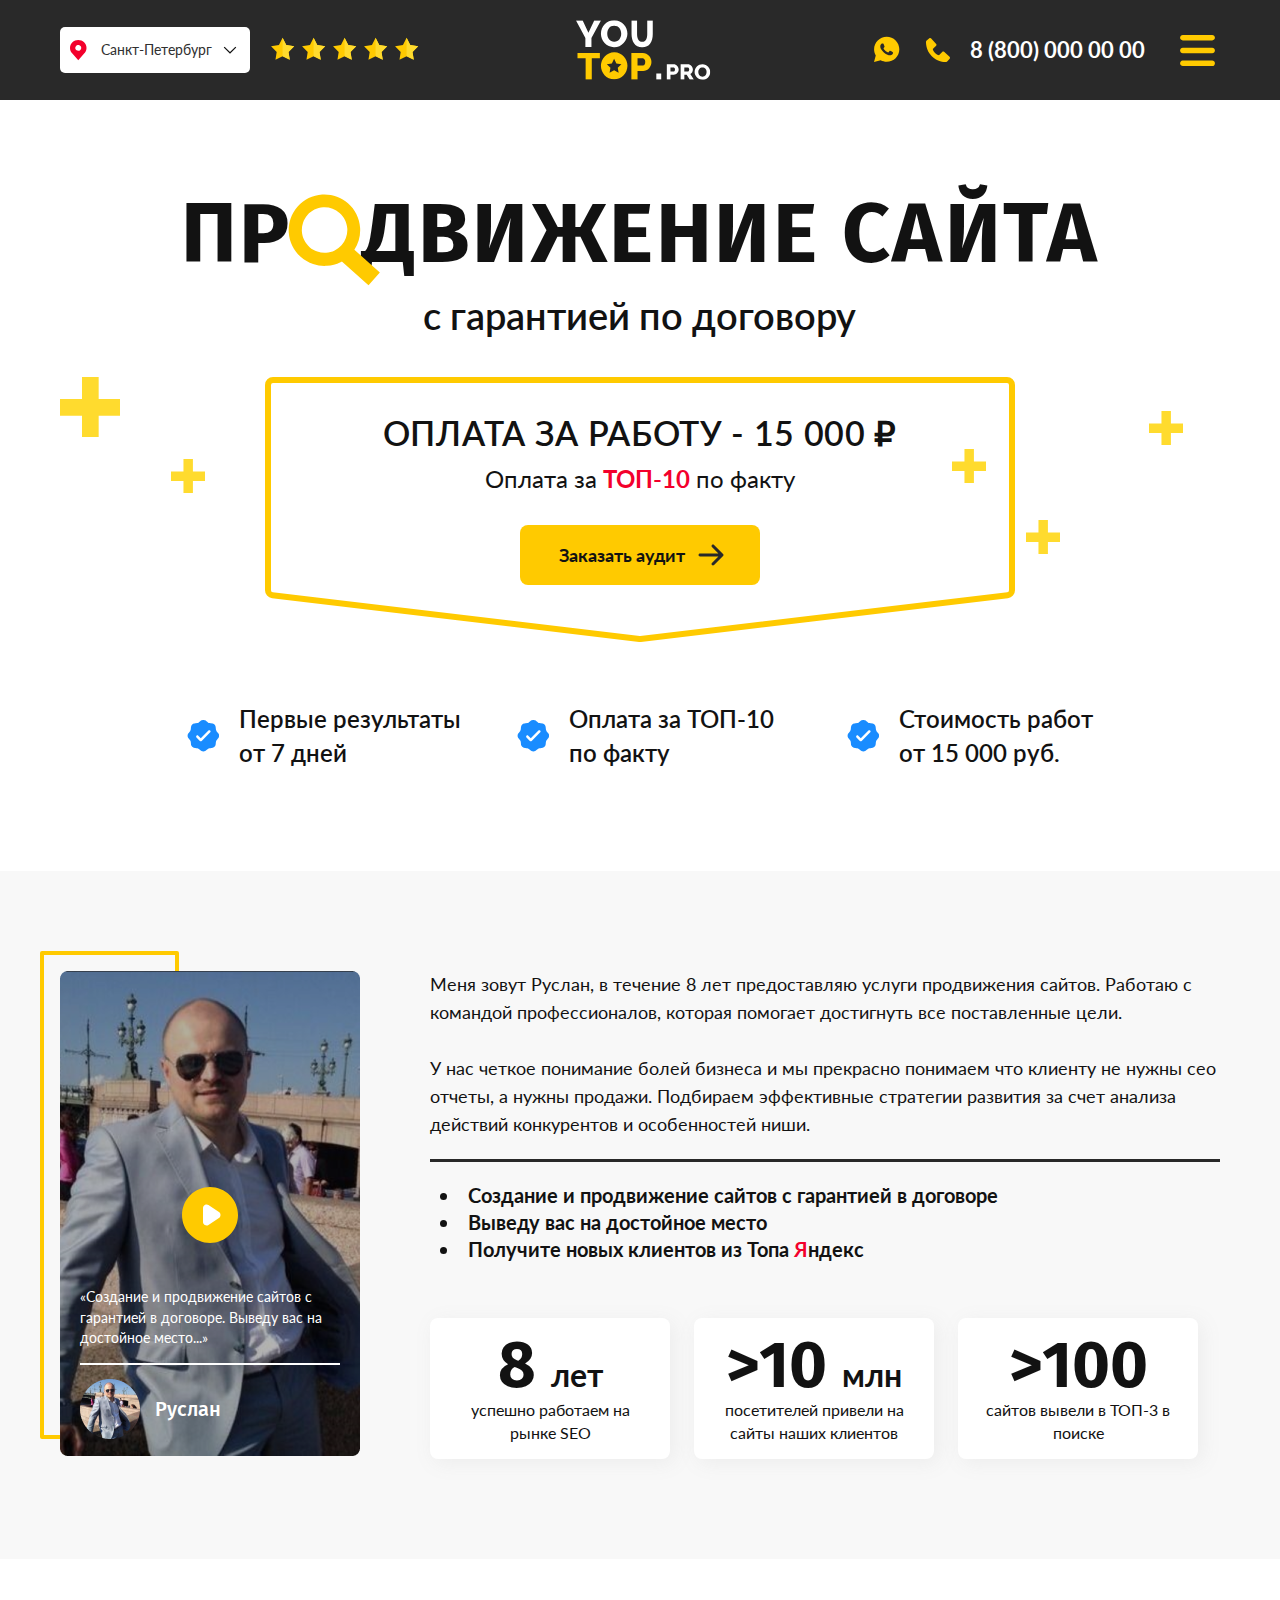
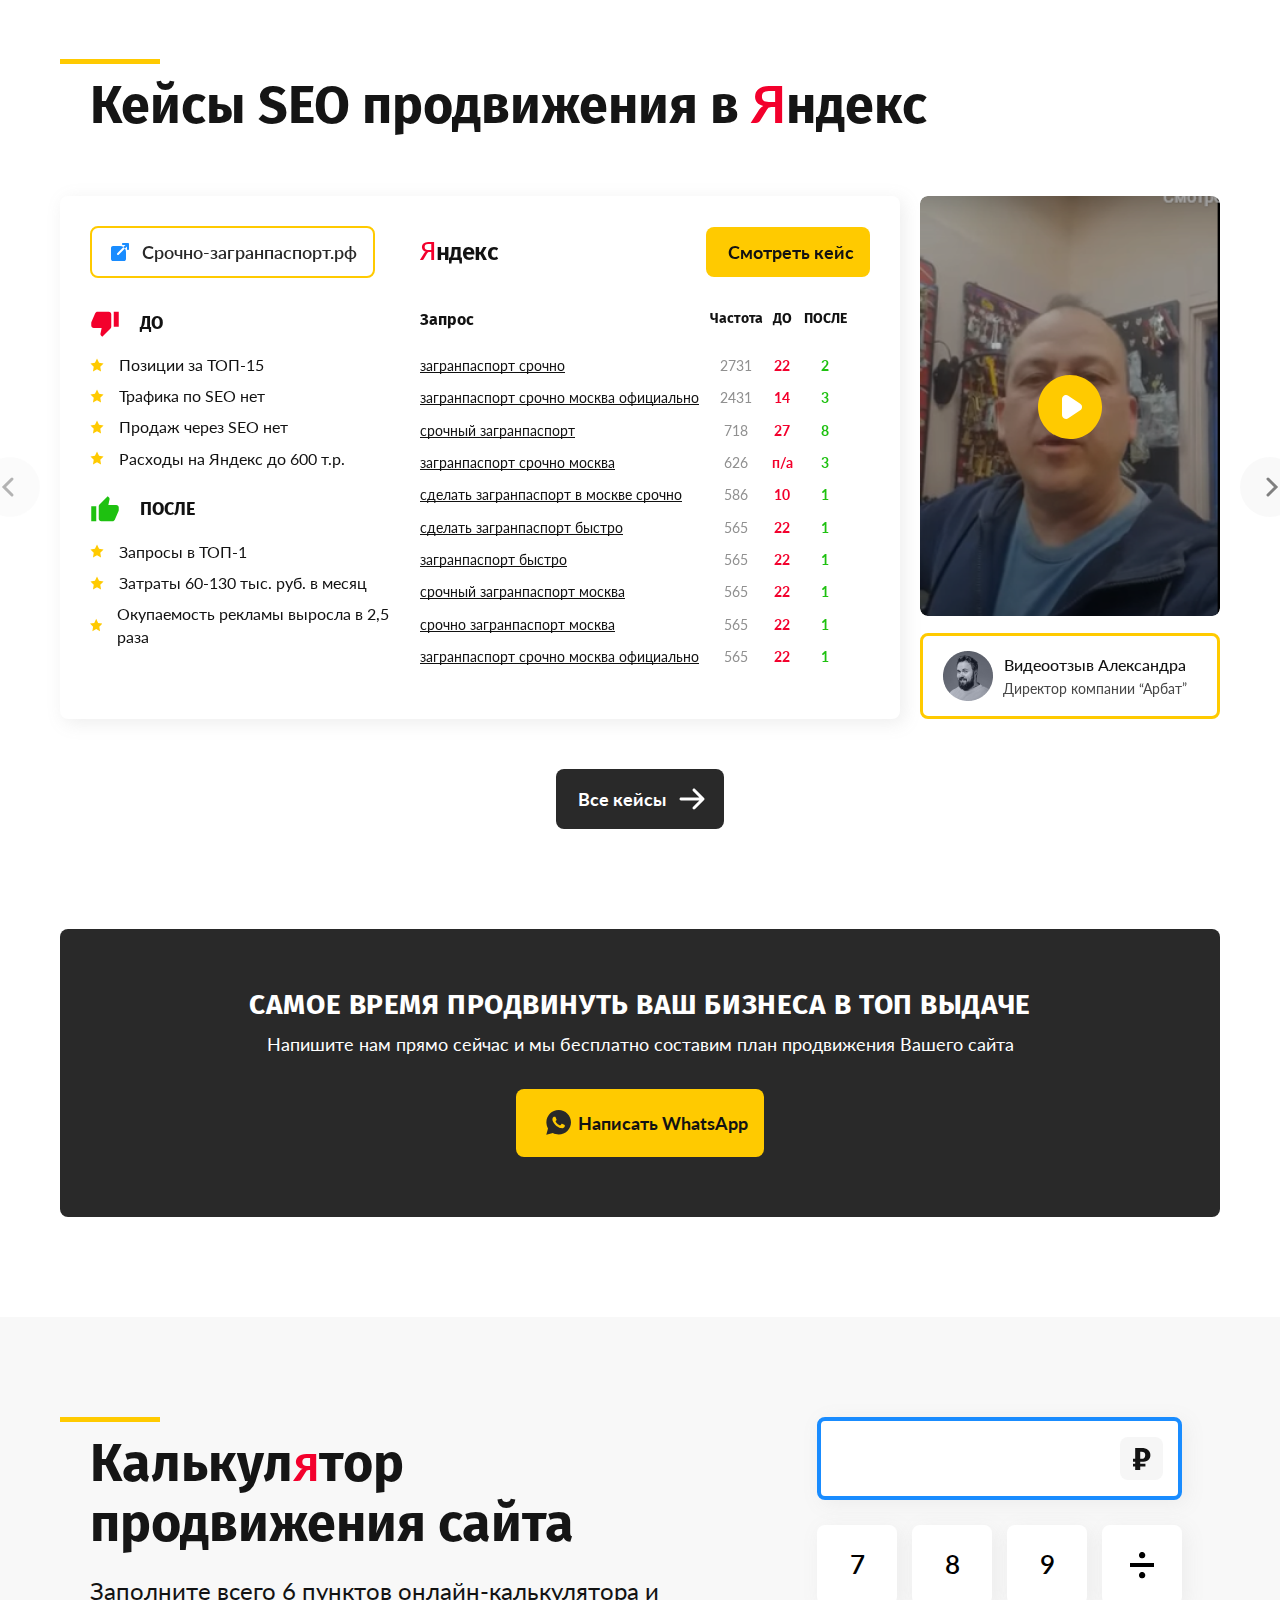
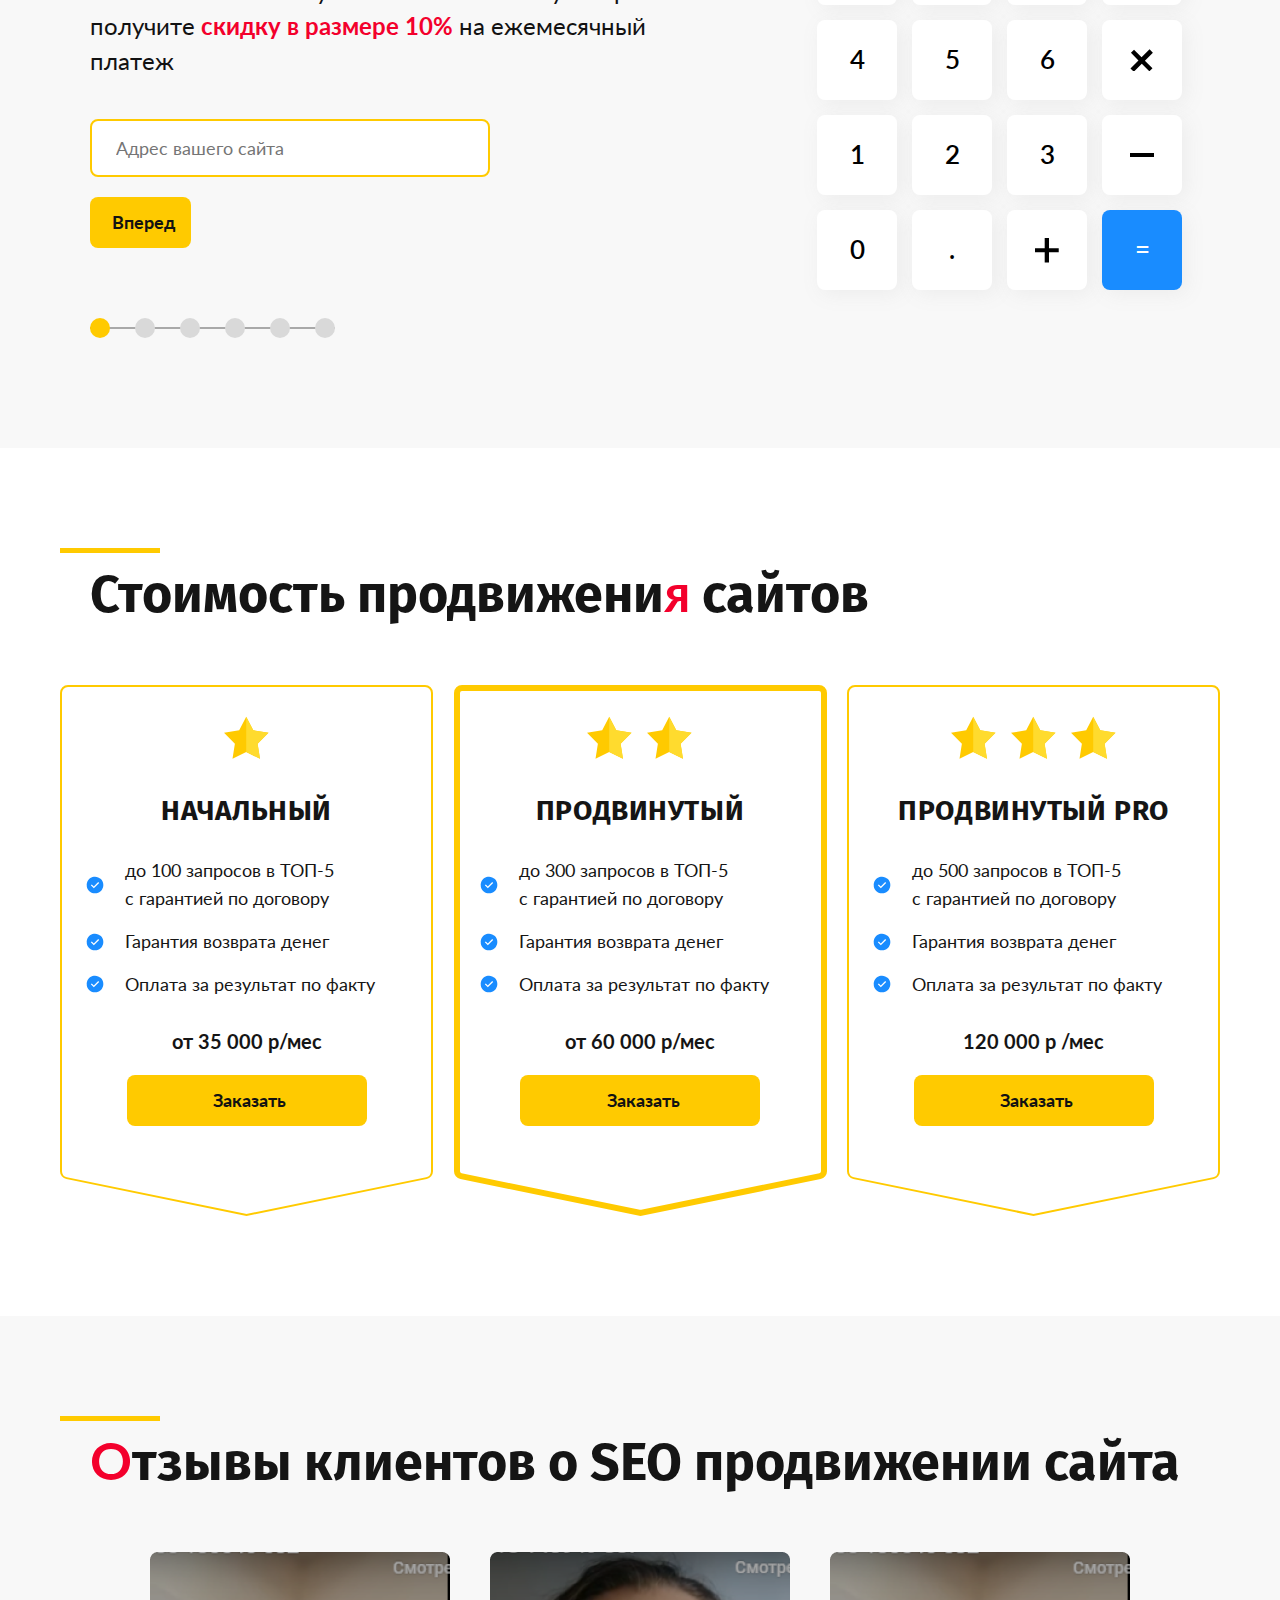
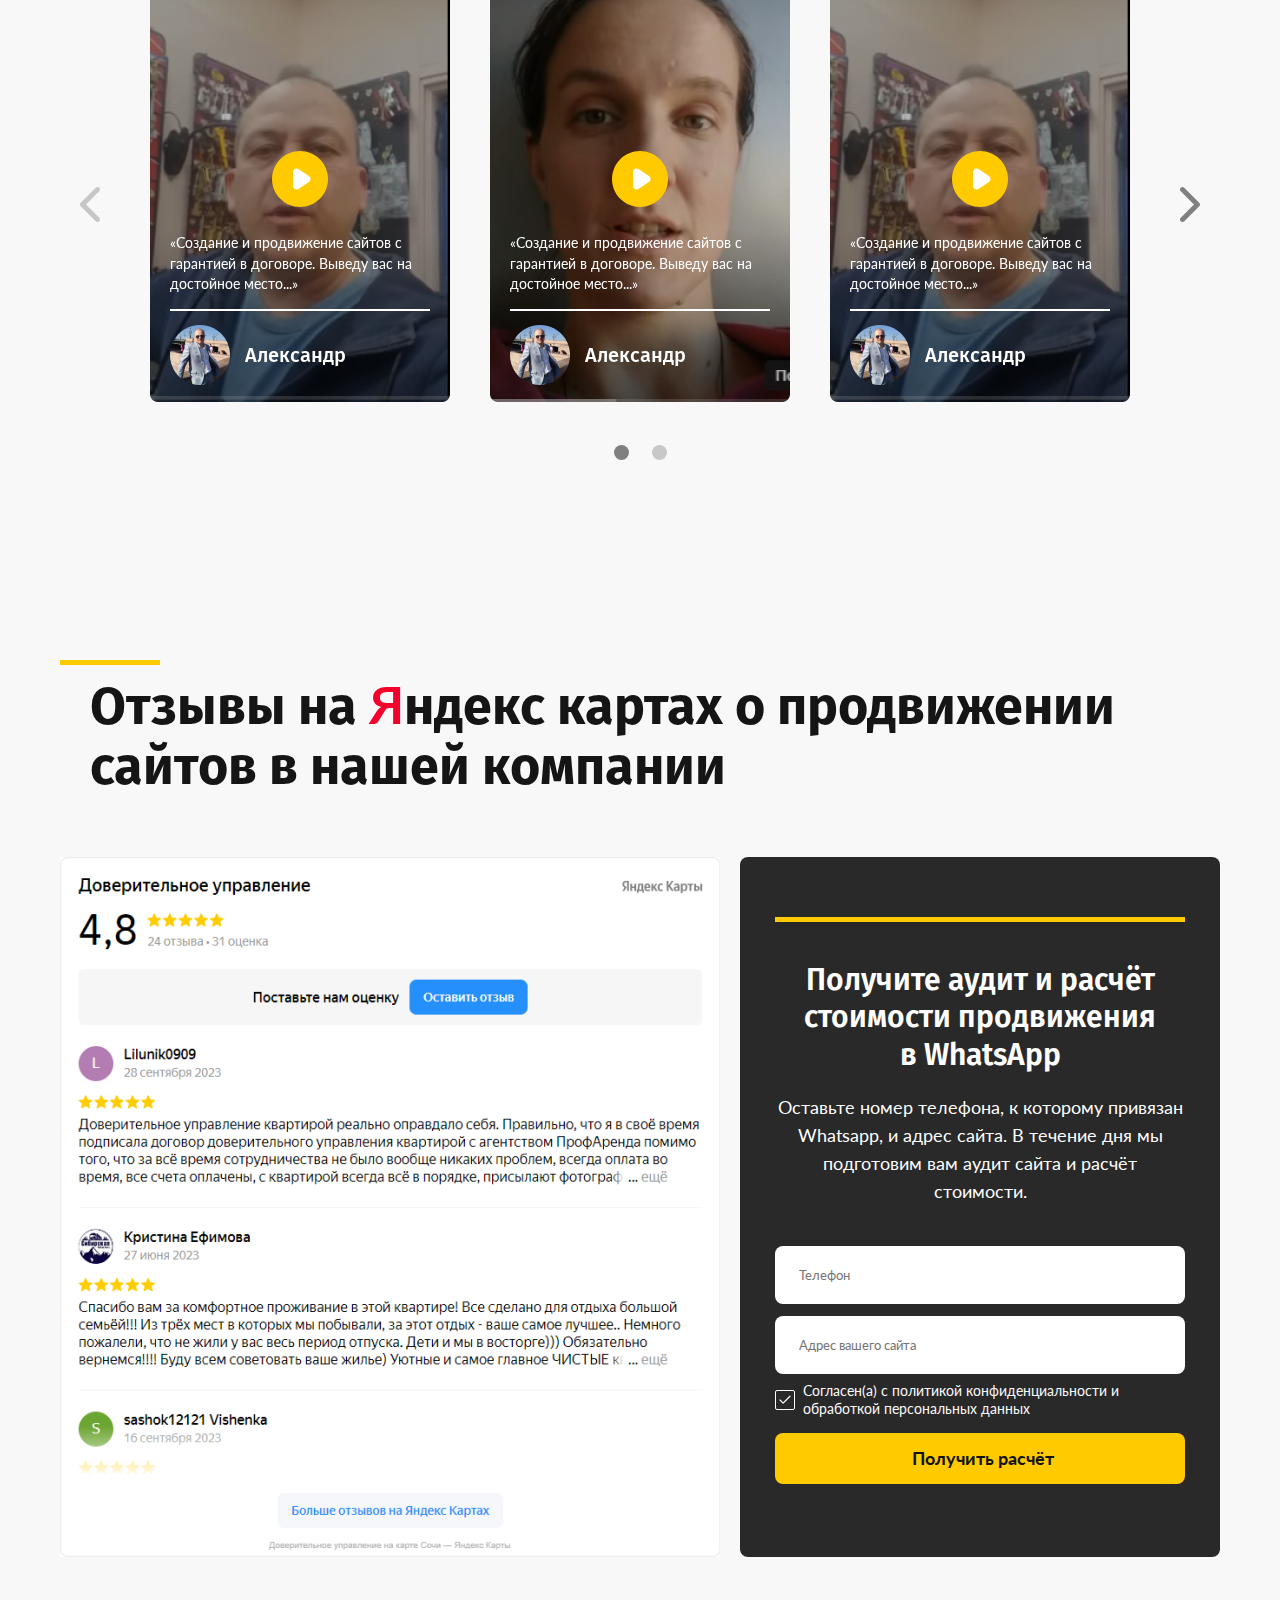
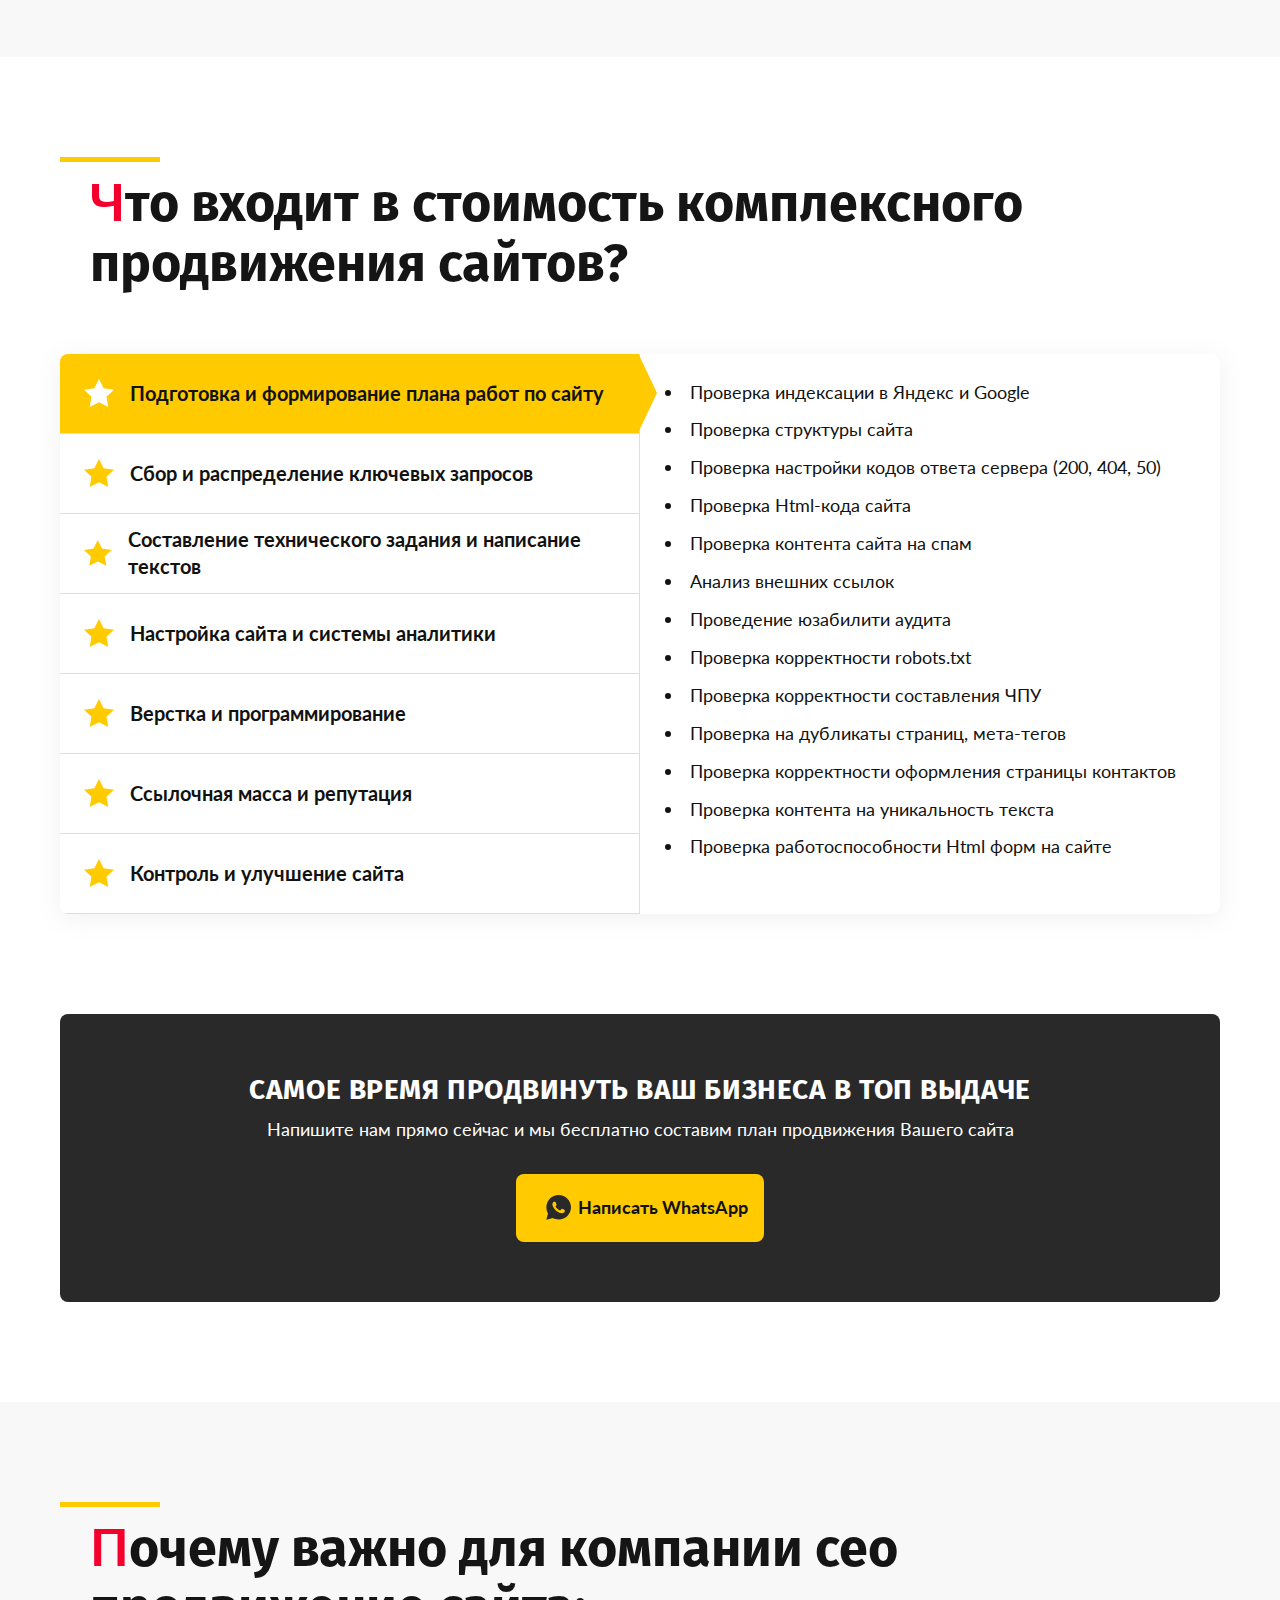
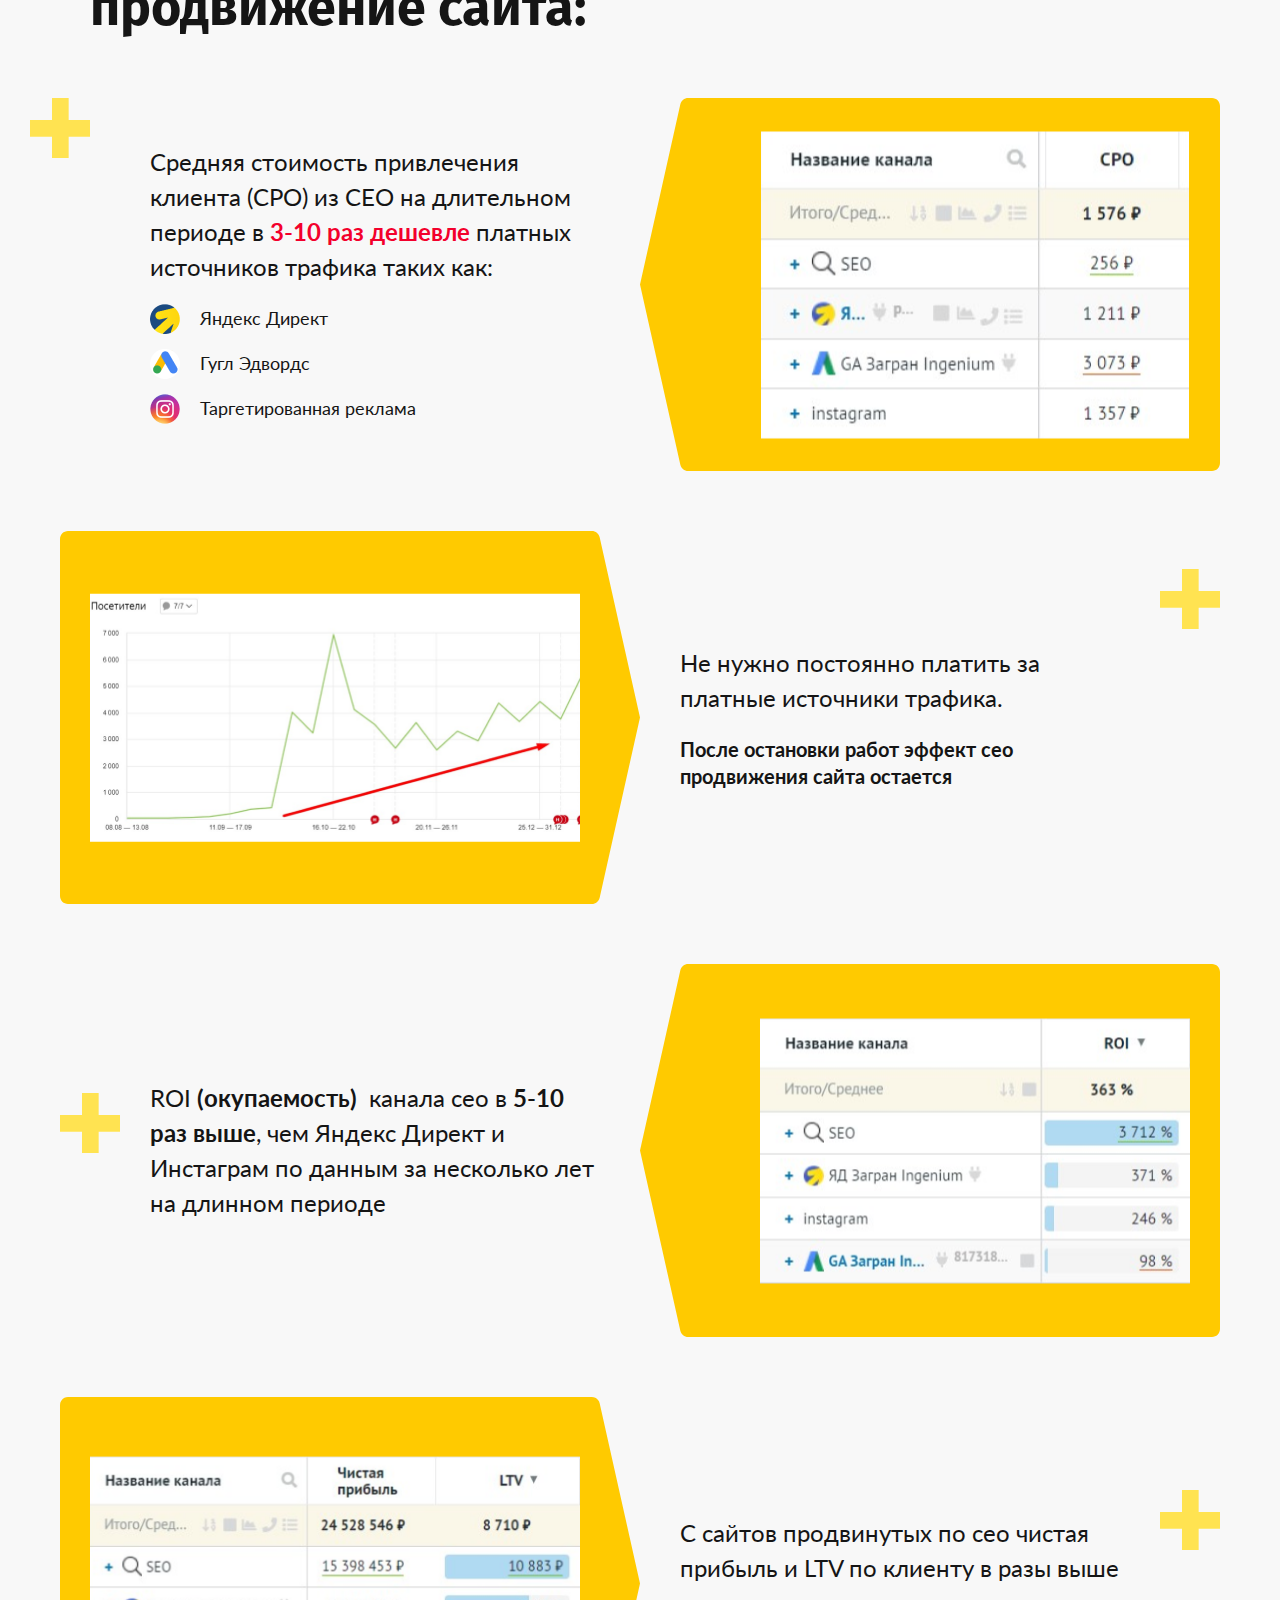
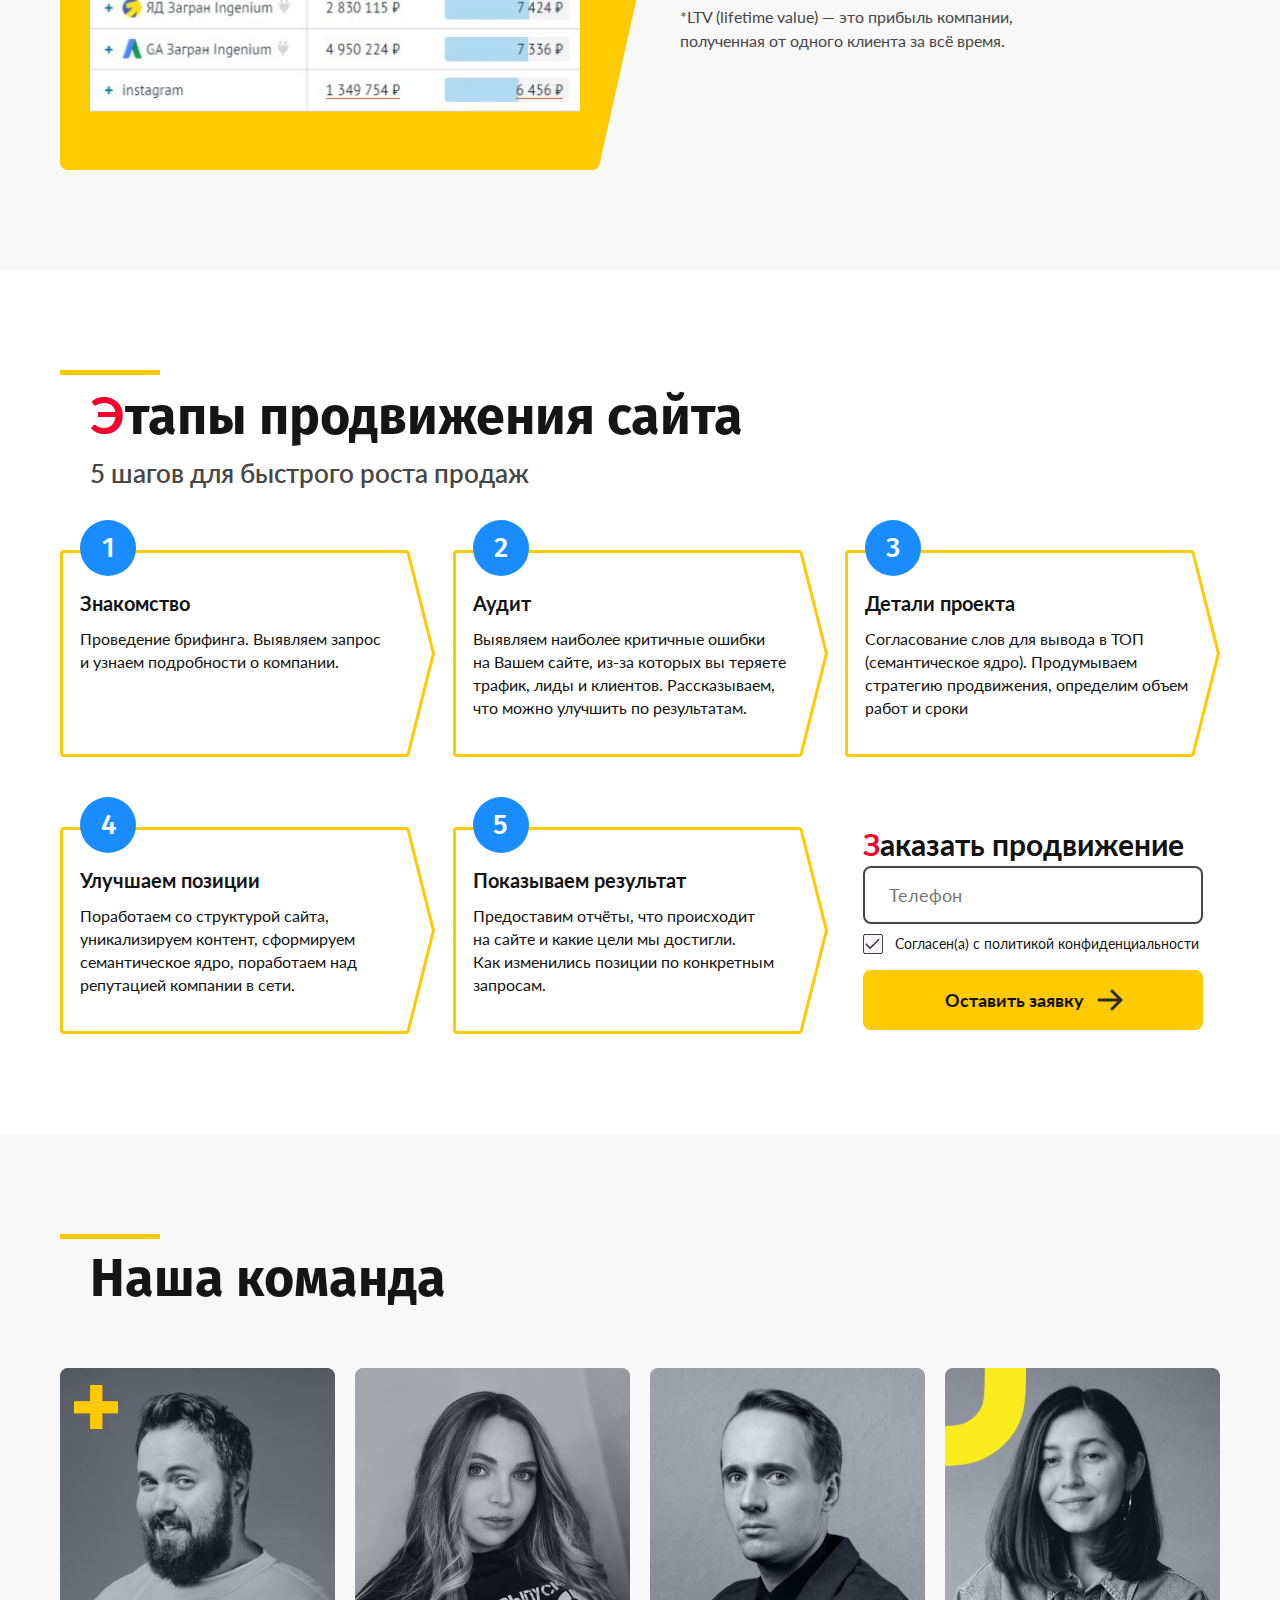
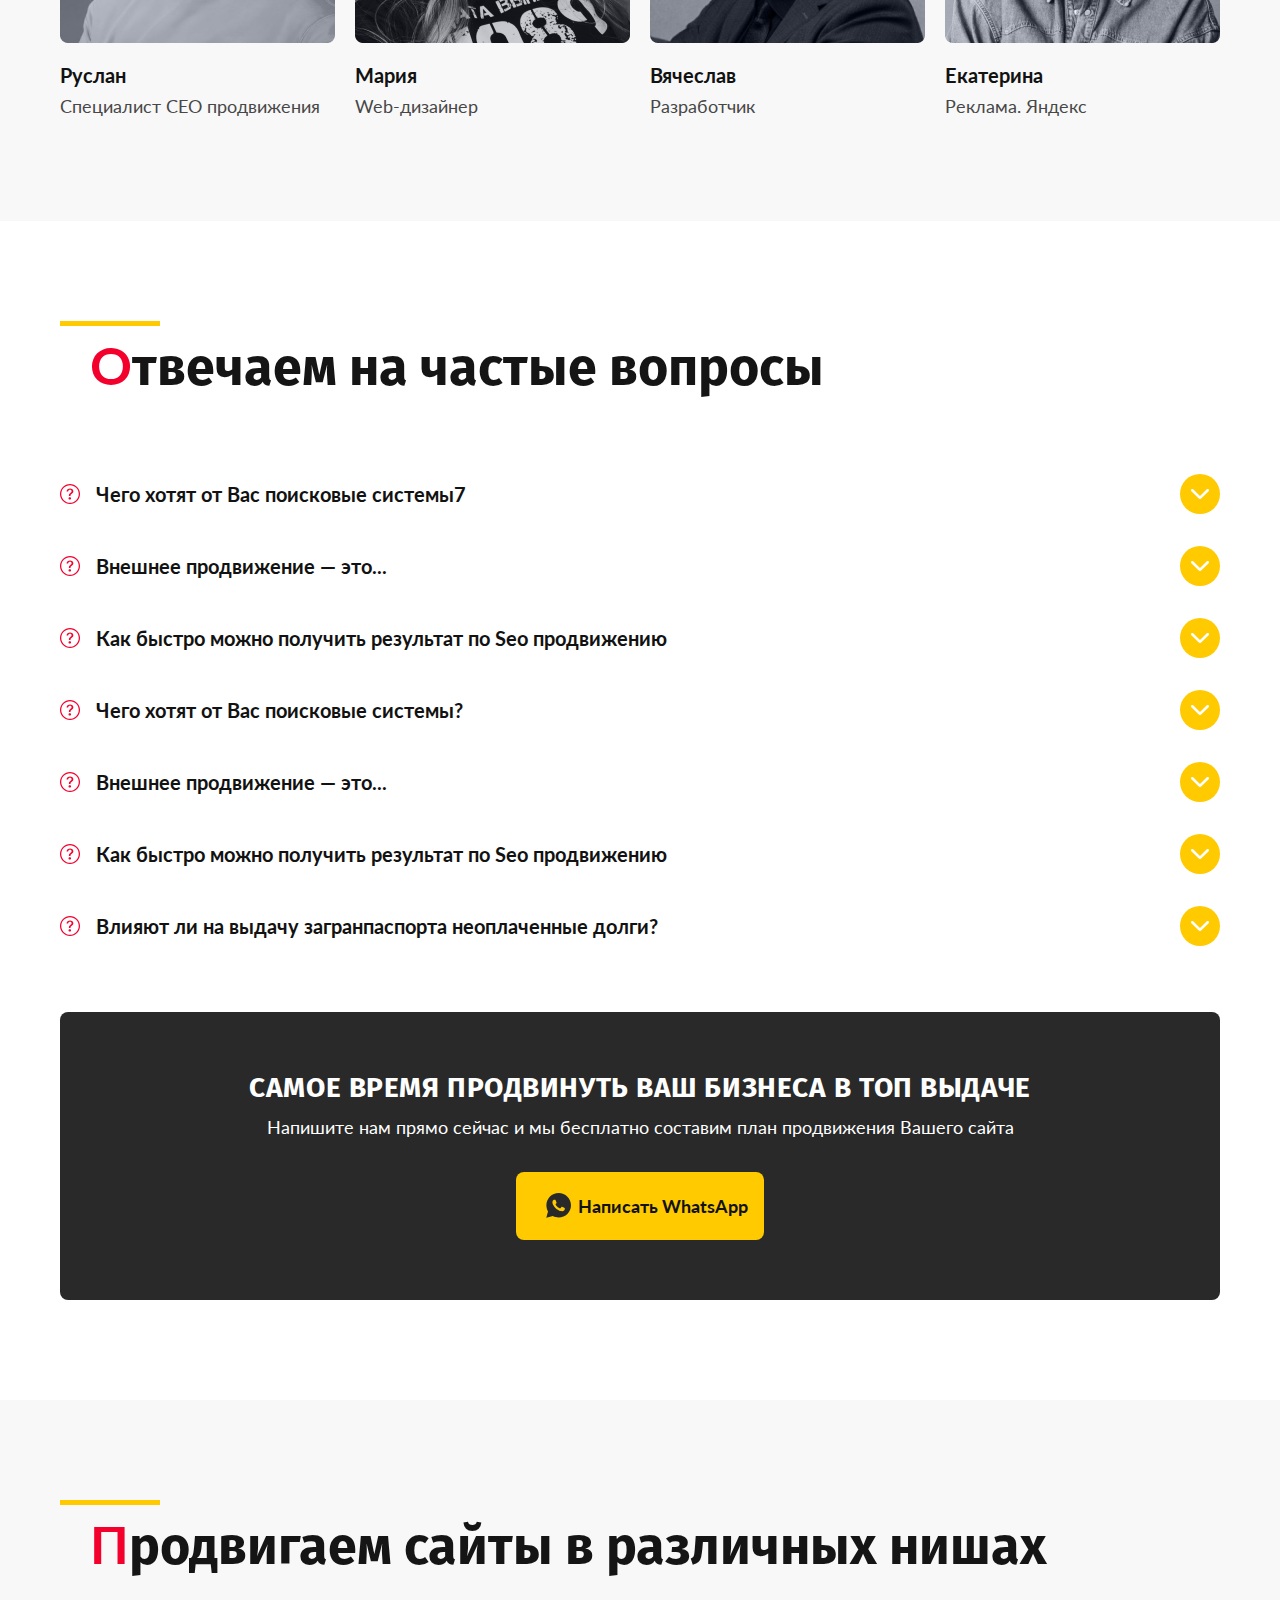
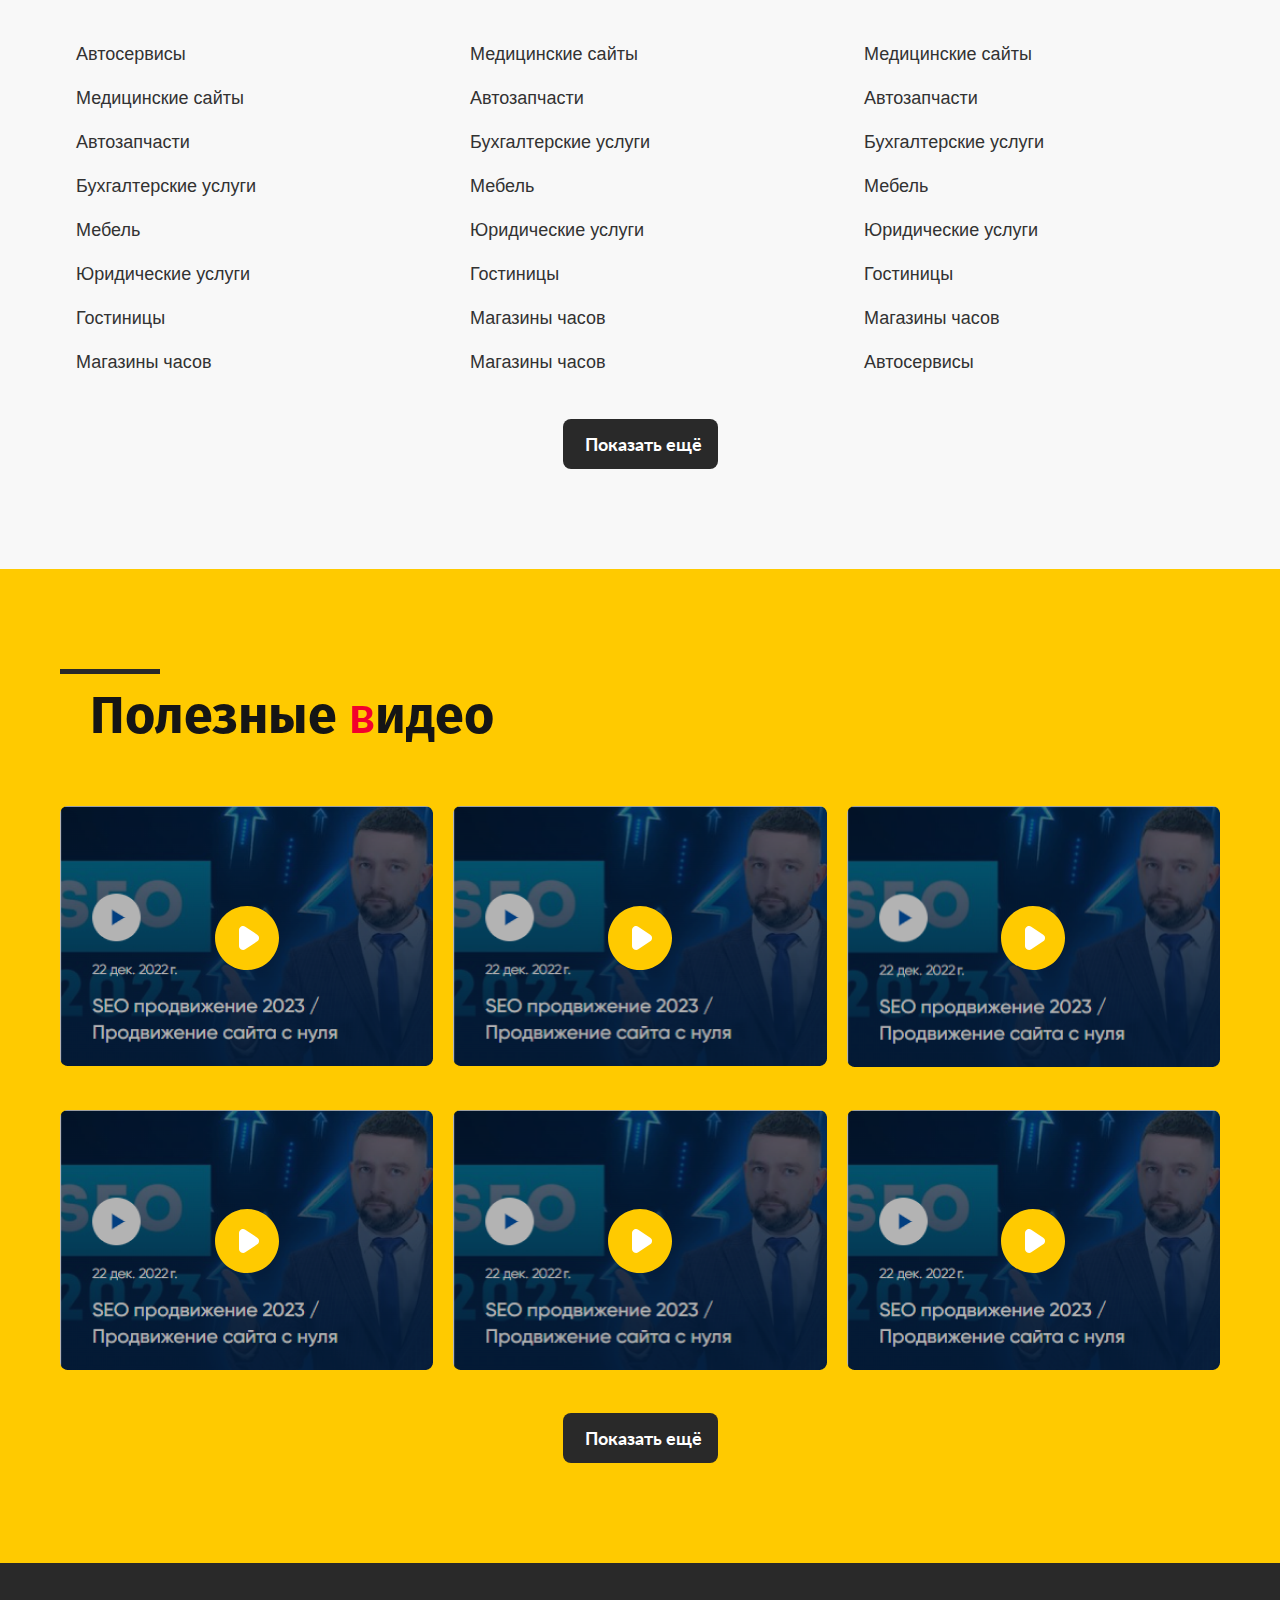
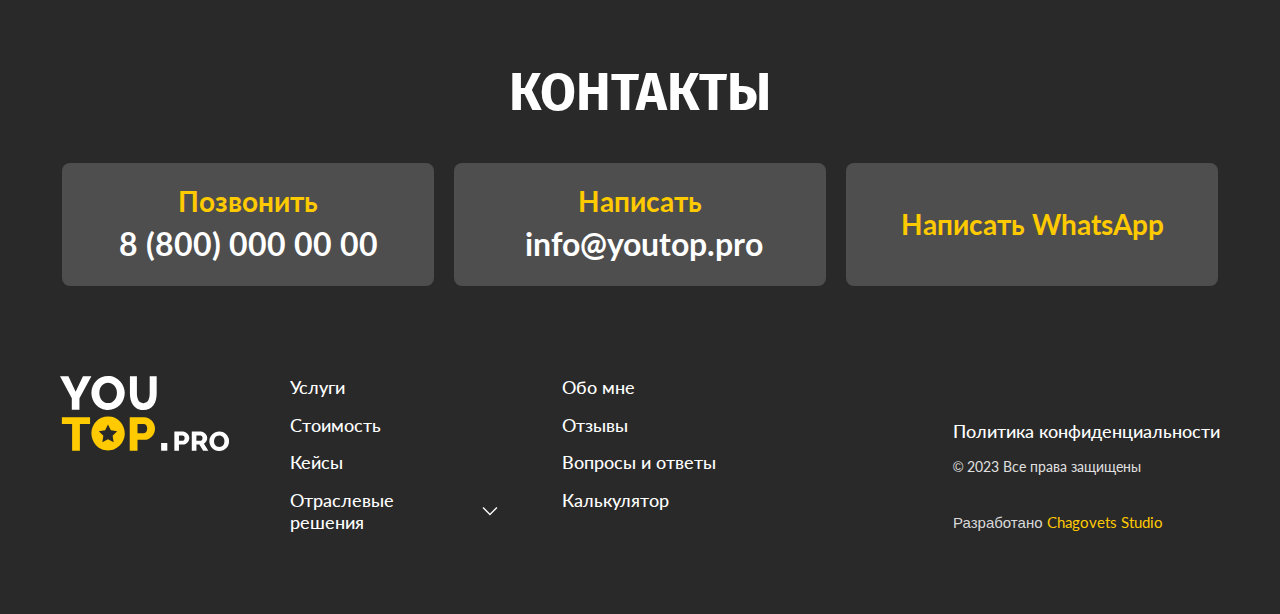
<file: index.html>
<!DOCTYPE html>
<html lang="ru">

<head>
    <meta charset="UTF-8">
    <meta http-equiv="X-UA-Compatible" content="IE=edge">
    <meta name="viewport" content="width=device-width, initial-scale=1.0">
    <title>Document</title>
    <link rel="stylesheet" href="./style/swiper-bundle.min.css">
    <link rel="stylesheet" href="style/style.css">
</head>

<body>
    <header class="header popup">
        <div class="container header-top">
            <div class="header_left">
                <div class="header_left_select">
                    <div class="header_left_select_input">
                        <svg class="header_left_select_input_svg" viewBox="0 0 30 30" fill="none"
                            xmlns="http://www.w3.org/2000/svg">
                            <path
                                d="M15.25 5C13.0628 5.00249 10.9658 5.84144 9.41923 7.33282C7.87261 8.8242 7.00259 10.8462 7.00001 12.9554C6.99739 14.6789 7.58124 16.3558 8.66201 17.7286C8.66201 17.7286 8.88701 18.0142 8.92376 18.0555L15.25 25.25L21.5792 18.0518C21.6122 18.0135 21.838 17.7286 21.838 17.7286L21.8387 17.7264C22.919 16.3542 23.5026 14.6781 23.5 12.9554C23.4974 10.8462 22.6274 8.8242 21.0808 7.33282C19.5342 5.84144 17.4372 5.00249 15.25 5ZM15.25 15.8482C14.6567 15.8482 14.0766 15.6786 13.5833 15.3607C13.0899 15.0428 12.7054 14.591 12.4784 14.0624C12.2513 13.5338 12.1919 12.9521 12.3076 12.391C12.4234 11.8298 12.7091 11.3144 13.1287 10.9098C13.5482 10.5052 14.0828 10.2297 14.6647 10.1181C15.2467 10.0065 15.8499 10.0638 16.398 10.2827C16.9462 10.5017 17.4148 10.8724 17.7444 11.3482C18.074 11.8239 18.25 12.3832 18.25 12.9554C18.249 13.7223 17.9326 14.4575 17.3702 14.9999C16.8078 15.5422 16.0453 15.8473 15.25 15.8482Z"
                                fill="#F3002C" />
                        </svg>
                        <p class="header_left_select_input_text">Санкт-Петербург</p>
                        <svg class="header_left_select_input_svg-arr" viewBox="0 0 20 20" fill="none"
                            xmlns="http://www.w3.org/2000/svg">
                            <path d="M10 6.25L16.25 12.5L15.375 13.375L10 8L4.625 13.375L3.75 12.5L10 6.25Z"
                                fill="#121212" />
                        </svg>
                    </div>
                    <div class="header_left_select_menu">
                        <ul class="header_left_select_menu_list">
                            <li class="header_left_select_menu_list_item">Санкт-Петербург</li>
                            <li class="header_left_select_menu_list_item">Москва</li>
                            <li class="header_left_select_menu_list_item">Челябинск</li>
                            <li class="header_left_select_menu_list_item">Ярославль</li>
                            <li class="header_left_select_menu_list_item">Нижний Новгород</li>
                            <li class="header_left_select_menu_list_item">Санкт-Петербург</li>
                            <li class="header_left_select_menu_list_item">Москва</li>
                            <li class="header_left_select_menu_list_item">Челябинск</li>
                            <li class="header_left_select_menu_list_item">Ярославль</li>
                            <li class="header_left_select_menu_list_item">Нижний Новгород</li>
                        </ul>
                    </div>
                </div>
                <div class="header_left_stars">
                    <svg class="header_left_stars_item" viewBox="0 0 27 28" fill="none"
                        xmlns="http://www.w3.org/2000/svg">
                        <path
                            d="M13.0603 0.941406L16.9827 8.60236L25.481 9.96529L19.4068 16.063L20.7367 24.5663L13.0603 20.6739L5.3839 24.5663L6.71376 16.063L0.639648 9.96529L9.13791 8.60236L13.0603 0.941406Z"
                            fill="#FFCA00" />
                        <path
                            d="M17.0222 8.59675L13.0566 0.941406V20.6594L20.8176 24.549L19.4731 16.0519L25.6142 9.95869L17.0222 8.59675Z"
                            fill="#FFDB2E" />
                    </svg>
                    <svg class="header_left_stars_item" viewBox="0 0 27 28" fill="none"
                        xmlns="http://www.w3.org/2000/svg">
                        <path
                            d="M13.0603 0.941406L16.9827 8.60236L25.481 9.96529L19.4068 16.063L20.7367 24.5663L13.0603 20.6739L5.3839 24.5663L6.71376 16.063L0.639648 9.96529L9.13791 8.60236L13.0603 0.941406Z"
                            fill="#FFCA00" />
                        <path
                            d="M17.0222 8.59675L13.0566 0.941406V20.6594L20.8176 24.549L19.4731 16.0519L25.6142 9.95869L17.0222 8.59675Z"
                            fill="#FFDB2E" />
                    </svg>
                    <svg class="header_left_stars_item" viewBox="0 0 27 28" fill="none"
                        xmlns="http://www.w3.org/2000/svg">
                        <path
                            d="M13.0603 0.941406L16.9827 8.60236L25.481 9.96529L19.4068 16.063L20.7367 24.5663L13.0603 20.6739L5.3839 24.5663L6.71376 16.063L0.639648 9.96529L9.13791 8.60236L13.0603 0.941406Z"
                            fill="#FFCA00" />
                        <path
                            d="M17.0222 8.59675L13.0566 0.941406V20.6594L20.8176 24.549L19.4731 16.0519L25.6142 9.95869L17.0222 8.59675Z"
                            fill="#FFDB2E" />
                    </svg>
                    <svg class="header_left_stars_item" viewBox="0 0 27 28" fill="none"
                        xmlns="http://www.w3.org/2000/svg">
                        <path
                            d="M13.0603 0.941406L16.9827 8.60236L25.481 9.96529L19.4068 16.063L20.7367 24.5663L13.0603 20.6739L5.3839 24.5663L6.71376 16.063L0.639648 9.96529L9.13791 8.60236L13.0603 0.941406Z"
                            fill="#FFCA00" />
                        <path
                            d="M17.0222 8.59675L13.0566 0.941406V20.6594L20.8176 24.549L19.4731 16.0519L25.6142 9.95869L17.0222 8.59675Z"
                            fill="#FFDB2E" />
                    </svg>
                    <svg class="header_left_stars_item" viewBox="0 0 27 28" fill="none"
                        xmlns="http://www.w3.org/2000/svg">
                        <path
                            d="M13.0603 0.941406L16.9827 8.60236L25.481 9.96529L19.4068 16.063L20.7367 24.5663L13.0603 20.6739L5.3839 24.5663L6.71376 16.063L0.639648 9.96529L9.13791 8.60236L13.0603 0.941406Z"
                            fill="#FFCA00" />
                        <path
                            d="M17.0222 8.59675L13.0566 0.941406V20.6594L20.8176 24.549L19.4731 16.0519L25.6142 9.95869L17.0222 8.59675Z"
                            fill="#FFDB2E" />
                    </svg>
                </div>
            </div>
            <a href="index.html" class="header_logo">
                <img src="./media/icons/logo.svg " alt="" class="header_logo">
            </a>
            <div class="header_right">
                <div class="header_seti">
                    <a href="" class="header_seti_item">
                        <svg class="header_seti_item_svg" viewBox="0 0 40 40" fill="none"
                            xmlns="http://www.w3.org/2000/svg">
                            <path
                                d="M29.626 10.4444C27.2427 8.06944 24.065 6.75 20.7108 6.75C13.7375 6.75 8.08827 12.3796 8.08827 19.3287C8.08827 21.5278 8.70616 23.7269 9.76539 25.5741L8 32.0833L14.7085 30.3241C16.5621 31.2917 18.5923 31.8194 20.7108 31.8194C27.6841 31.8194 33.3333 26.1898 33.3333 19.2407C33.2451 15.9861 32.0093 12.8194 29.626 10.4444ZM26.8014 23.8148C26.5366 24.5185 25.3008 25.2222 24.6829 25.3102C24.1533 25.3981 23.4472 25.3981 22.741 25.2222C22.2997 25.0463 21.6818 24.8704 20.9756 24.5185C17.7979 23.1991 15.7677 20.0324 15.5912 19.7685C15.4146 19.5926 14.2671 18.0972 14.2671 16.5139C14.2671 14.9306 15.0616 14.2269 15.3264 13.875C15.5912 13.5231 15.9443 13.5231 16.2091 13.5231C16.3856 13.5231 16.6504 13.5231 16.8269 13.5231C17.0035 13.5231 17.2683 13.4352 17.5331 14.0509C17.7979 14.6667 18.4158 16.25 18.5041 16.338C18.5923 16.5139 18.5923 16.6898 18.5041 16.8657C18.4158 17.0417 18.3275 17.2176 18.151 17.3935C17.9744 17.5694 17.7979 17.8333 17.7096 17.9213C17.5331 18.0972 17.3566 18.2731 17.5331 18.537C17.7096 18.8889 18.3275 19.8565 19.2985 20.7361C20.5343 21.7917 21.5052 22.1435 21.8583 22.3194C22.2114 22.4954 22.3879 22.4074 22.5645 22.2315C22.741 22.0556 23.3589 21.3519 23.5354 21C23.712 20.6481 23.9768 20.7361 24.2416 20.8241C24.5064 20.912 26.0952 21.7037 26.36 21.8796C26.7131 22.0556 26.8897 22.1435 26.9779 22.2315C27.0662 22.4954 27.0662 23.1111 26.8014 23.8148Z"
                                fill="#FFCA00" />
                        </svg>
                    </a>
                    <a href="" class="header_seti_item">
                        <svg class="header_seti_item_svg" viewBox="0 0 40 40" fill="none"
                            xmlns="http://www.w3.org/2000/svg">
                            <path
                                d="M31.5591 26.8L26.0827 21.8207C25.8238 21.5854 25.4836 21.4599 25.134 21.4707C24.7843 21.4815 24.4526 21.6278 24.2087 21.8786L20.9848 25.1941C20.2088 25.0459 18.6488 24.5595 17.0429 22.9577C15.437 21.3505 14.9507 19.7864 14.8065 19.0158L18.1193 15.7905C18.3704 15.5468 18.5169 15.215 18.5277 14.8653C18.5385 14.5155 18.4128 14.1753 18.1772 13.9165L13.1993 8.44147C12.9636 8.18194 12.636 8.02451 12.2861 8.00263C11.9362 7.98074 11.5915 8.09612 11.3253 8.32426L8.40185 10.8314C8.16893 11.0652 8.02991 11.3763 8.01116 11.7058C7.99095 12.0426 7.60565 20.0208 13.7921 26.2099C19.189 31.6055 25.9493 32.0002 27.8112 32.0002C28.0833 32.0002 28.2503 31.9921 28.2948 31.9894C28.6242 31.971 28.9352 31.8313 29.1678 31.5974L31.6736 28.6726C31.9027 28.4072 32.0189 28.0628 31.9975 27.713C31.9761 27.3631 31.8188 27.0354 31.5591 26.8Z"
                                fill="#FFCA00" />
                        </svg>
                    </a>
                </div>
                <a href="" class="header_right_phone">8 (800) 000 00 00</a>
                <div class="header_menu_button close">
                    <svg class="header_menu_button_svg close" viewBox="0 0 45 46" fill="none"
                        xmlns="http://www.w3.org/2000/svg">
                        <path
                            d="M37.5 33.3125C38.2223 33.3129 38.9167 33.5911 39.4395 34.0895C39.9622 34.588 40.2731 35.2684 40.3079 35.9898C40.3426 36.7113 40.0984 37.4184 39.6259 37.9648C39.1535 38.5111 38.4889 38.8547 37.77 38.9244L37.5 38.9375H7.5C6.77772 38.9371 6.08326 38.6589 5.56053 38.1605C5.03779 37.662 4.72685 36.9816 4.69214 36.2602C4.65743 35.5387 4.90161 34.8316 5.37408 34.2852C5.84655 33.7389 6.51109 33.3953 7.23 33.3256L7.5 33.3125H37.5ZM37.5 20.1875C38.2459 20.1875 38.9613 20.4838 39.4887 21.0113C40.0162 21.5387 40.3125 22.2541 40.3125 23C40.3125 23.7459 40.0162 24.4613 39.4887 24.9887C38.9613 25.5162 38.2459 25.8125 37.5 25.8125H7.5C6.75408 25.8125 6.03871 25.5162 5.51126 24.9887C4.98382 24.4613 4.6875 23.7459 4.6875 23C4.6875 22.2541 4.98382 21.5387 5.51126 21.0113C6.03871 20.4838 6.75408 20.1875 7.5 20.1875H37.5ZM37.5 7.0625C38.2459 7.0625 38.9613 7.35882 39.4887 7.88626C40.0162 8.41371 40.3125 9.12908 40.3125 9.875C40.3125 10.6209 40.0162 11.3363 39.4887 11.8637C38.9613 12.3912 38.2459 12.6875 37.5 12.6875H7.5C6.75408 12.6875 6.03871 12.3912 5.51126 11.8637C4.98382 11.3363 4.6875 10.6209 4.6875 9.875C4.6875 9.12908 4.98382 8.41371 5.51126 7.88626C6.03871 7.35882 6.75408 7.0625 7.5 7.0625H37.5Z"
                            fill="#FFCA00" />
                    </svg>
                    <svg class="header_menu_button_svg open" viewBox="0 0 45 46" fill="none"
                        xmlns="http://www.w3.org/2000/svg">
                        <rect width="44.5626" height="4.45626" rx="2.22813"
                            transform="matrix(0.710092 -0.704109 0.710092 0.704109 5 36.375)" fill="#FFCA00" />
                        <rect width="44.5626" height="4.45626" rx="2.22813"
                            transform="matrix(0.710092 0.704109 -0.710092 0.704109 8.35645 5.48438)" fill="#FFCA00" />
                    </svg>
                </div>
            </div>
        </div>
        <div class="header-bottom">
            <div class="container ">
                <div class="header-bottom_top">
                    <div class="header-btm-top-flex">
                        <div class="header-bottom_left">
                            <ul class="header-bottom_left_menu">
                                <li class="header-bottom_left_menu_item"><a href=""
                                        class="header-bottom_left_menu_item_href">Услуги</a></li>
                                <li class="header-bottom_left_menu_item"><a href=""
                                        class="header-bottom_left_menu_item_href">Стоимость</a></li>
                                <li class="header-bottom_left_menu_item"><a href="/keyses.html"
                                        class="header-bottom_left_menu_item_href">Кейсы</a></li>
                                <li class="header-bottom_left_menu_item have-child">
                                    <div class="header-bottom_left_menu_item_title">
                                        <p class="header-bottom_left_menu_item_href">Отраслевые решения</p>
                                        <svg class="header-bottom_left_menu_item_title_svg" viewBox="0 0 24 24" fill="none"
                                            xmlns="http://www.w3.org/2000/svg">
                                            <path
                                                d="M12 7.50078L19.5 15.0008L18.45 16.0508L12 9.60078L5.55 16.0508L4.5 15.0008L12 7.50078Z"
                                                fill="#F8F8F8" />
                                        </svg>
                                    </div>
                                </li>
                            </ul>
                        </div>
                        <div class="header-bottom_bottom mob">
                            <div class="header-bottom_left_menu_item_pod-menu">
                                <a href="" class="header-bottom_left_menu_item_pod-menu_item">Автосервисы</a>
                                <a href="" class="header-bottom_left_menu_item_pod-menu_item">Медицинские сайты</a>
                                <a href="" class="header-bottom_left_menu_item_pod-menu_item">Медицинские сайты</a>
                                <a href="" class="header-bottom_left_menu_item_pod-menu_item">Медицинские сайты</a>
                                <a href="" class="header-bottom_left_menu_item_pod-menu_item">Автосервисы</a>
                                <a href="" class="header-bottom_left_menu_item_pod-menu_item">Автосервисы</a>
                                <a href="" class="header-bottom_left_menu_item_pod-menu_item">Автосервисы</a>
                                <a href="" class="header-bottom_left_menu_item_pod-menu_item">Бухгалтерские услуги</a>
                                <a href="" class="header-bottom_left_menu_item_pod-menu_item">Бухгалтерские услуги</a>
                                <a href="" class="header-bottom_left_menu_item_pod-menu_item">Бухгалтерские услуги</a>
                                <a href="" class="header-bottom_left_menu_item_pod-menu_item">Мебель</a>
                                <a href="" class="header-bottom_left_menu_item_pod-menu_item">Мебель</a>
                                <a href="" class="header-bottom_left_menu_item_pod-menu_item">Мебель</a>
                                <a href="" class="header-bottom_left_menu_item_pod-menu_item">Юридические услуги</a>
                                <a href="" class="header-bottom_left_menu_item_pod-menu_item">Юридические услуги</a>
                                <a href="" class="header-bottom_left_menu_item_pod-menu_item">Юридические услуги</a>
                                <a href="" class="header-bottom_left_menu_item_pod-menu_item">Юридические услуги</a>
                            </div>
                        </div>
                        <div class="header-bottom-right">
                            <a href="" class="header-bottom-right_item">Обо мне</a>
                            <a href="" class="header-bottom-right_item">Отзывы</a>
                            <a href="" class="header-bottom-right_item">Вопросы и ответы</a>
                            <a href="" class="header-bottom-right_item">Калькулятор</a>
                        </div>
                    </div>
                    <img src="./media/icons/logl-gray.svg" alt="" class="header-top-logo">
                </div>
                <div class="header-bottom_bottom desk">
                    <div class="header-bottom_left_menu_item_pod-menu">
                        <a href="" class="header-bottom_left_menu_item_pod-menu_item">Автосервисы</a>
                        <a href="" class="header-bottom_left_menu_item_pod-menu_item">Медицинские сайты</a>
                        <a href="" class="header-bottom_left_menu_item_pod-menu_item">Медицинские сайты</a>
                        <a href="" class="header-bottom_left_menu_item_pod-menu_item">Медицинские сайты</a>
                        <a href="" class="header-bottom_left_menu_item_pod-menu_item">Автосервисы</a>
                        <a href="" class="header-bottom_left_menu_item_pod-menu_item">Автосервисы</a>
                        <a href="" class="header-bottom_left_menu_item_pod-menu_item">Автосервисы</a>
                        <a href="" class="header-bottom_left_menu_item_pod-menu_item">Бухгалтерские услуги</a>
                        <a href="" class="header-bottom_left_menu_item_pod-menu_item">Бухгалтерские услуги</a>
                        <a href="" class="header-bottom_left_menu_item_pod-menu_item">Бухгалтерские услуги</a>
                        <a href="" class="header-bottom_left_menu_item_pod-menu_item">Мебель</a>
                        <a href="" class="header-bottom_left_menu_item_pod-menu_item">Мебель</a>
                        <a href="" class="header-bottom_left_menu_item_pod-menu_item">Мебель</a>
                        <a href="" class="header-bottom_left_menu_item_pod-menu_item">Юридические услуги</a>
                        <a href="" class="header-bottom_left_menu_item_pod-menu_item">Юридические услуги</a>
                        <a href="" class="header-bottom_left_menu_item_pod-menu_item">Юридические услуги</a>
                        <a href="" class="header-bottom_left_menu_item_pod-menu_item">Юридические услуги</a>
                    </div>
                </div>
            </div>

        </div>
    </header>

    <main>
        <section class="front-block">
            <div class="container">
                <div class="front-block-text">
                    <h1 class="front-block__heading h1">
                        Пр<span>о</span>движение сайта
                        <svg class="front-block__heading__svg" viewBox="0 0 130 130" fill="none"
                            xmlns="http://www.w3.org/2000/svg">
                            <path fill-rule="evenodd" clip-rule="evenodd"
                                d="M19.6202 43.5874C21.1507 39.1278 23.5481 35.015 26.6745 31.4857C32.9342 24.4196 41.7346 20.116 51.1553 19.5142C60.5761 18.9124 69.8526 22.0611 76.9605 28.2732C84.0684 34.4854 88.4308 43.2567 89.0958 52.6733C89.6485 60.5014 87.6088 68.2471 83.3634 74.745L108.845 97.4616L97.5191 110.166L70.8651 86.4043C70.4033 86.6622 69.9353 86.91 69.4616 87.1476C65.247 89.2614 60.656 90.5205 55.9528 90.8527C51.2496 91.1848 46.5271 90.5833 42.0574 89.0828C37.5876 87.5823 33.4588 85.2125 29.9086 82.1097C26.3585 79.007 23.4572 75.2326 21.3717 71.004C19.2863 66.7754 18.0579 62.176 17.7573 57.4707C17.4567 52.7654 18.0898 48.0471 19.6202 43.5874ZM63.6894 75.3989C66.3668 74.0729 68.7567 72.2326 70.7229 69.9829C74.6936 65.4396 76.6969 59.505 76.2921 53.4846C75.8872 47.4642 73.1073 41.8512 68.564 37.8804C64.0207 33.9097 58.086 31.9064 52.0657 32.3112C46.0453 32.7161 40.4323 35.496 36.4615 40.0393C34.4954 42.2889 32.9916 44.9038 32.0361 47.7346C31.0805 50.5654 30.6918 53.5567 30.8923 56.5377C31.0928 59.5186 31.8784 62.431 33.2044 65.1083C34.5304 67.7857 36.3708 70.1757 38.6204 72.1418C40.87 74.1079 43.4849 75.6117 46.3157 76.5672C49.1465 77.5228 52.1378 77.9115 55.1187 77.711C58.0997 77.5105 61.012 76.7249 63.6894 75.3989Z"
                                fill="#FFCA00" />
                        </svg>
                    </h1>
                    <p class="front-block__subheading">с гарантией по договору</p>
                </div>
                <div class="front-block-middle">
                    <p class="front-block-middle_heading">ОПЛАТА ЗА РАБОТУ - 15 000 ₽</p>
                    <p class="front-block-middle_subHeading">Оплата за <span>ТОП-10</span> по факту</p>
                    <button class="button front-block-middle-button form-btn">
                        Заказать аудит
                        <svg class="button_svg" viewBox="0 0 32 32" fill="none" xmlns="http://www.w3.org/2000/svg">
                            <path
                                d="M28.0613 17.0624L19.0613 26.0624C18.7795 26.3442 18.3973 26.5025 17.9988 26.5025C17.6002 26.5025 17.218 26.3442 16.9363 26.0624C16.6545 25.7807 16.4961 25.3985 16.4961 24.9999C16.4961 24.6014 16.6545 24.2192 16.9363 23.9374L23.375 17.5012H5C4.60218 17.5012 4.22064 17.3432 3.93934 17.0619C3.65804 16.7806 3.5 16.399 3.5 16.0012C3.5 15.6034 3.65804 15.2218 3.93934 14.9405C4.22064 14.6592 4.60218 14.5012 5 14.5012H23.375L16.9387 8.0612C16.657 7.7794 16.4986 7.39721 16.4986 6.9987C16.4986 6.60018 16.657 6.21799 16.9387 5.9362C17.2205 5.6544 17.6027 5.49609 18.0012 5.49609C18.3998 5.49609 18.782 5.6544 19.0637 5.9362L28.0637 14.9362C28.2036 15.0757 28.3145 15.2415 28.3901 15.4241C28.4657 15.6066 28.5045 15.8023 28.5043 15.9998C28.5041 16.1974 28.4648 16.393 28.3888 16.5753C28.3128 16.7577 28.2014 16.9232 28.0613 17.0624Z"
                                fill="#292929" />
                        </svg>
                    </button>
                    <svg class="front-block-middle-bg desk" viewBox="0 0 750 265" fill="none"
                        xmlns="http://www.w3.org/2000/svg">
                        <path
                            d="M3 8C3 5.23858 5.23858 3 8 3H742C744.761 3 747 5.23858 747 8V213.283C747 215.815 745.106 217.948 742.591 218.248L375.591 261.909C375.198 261.955 374.802 261.955 374.409 261.909L7.40933 218.248C4.89411 217.948 3 215.815 3 213.283V8Z"
                            stroke="#FFCA00" stroke-width="6" />
                    </svg>
                    <svg class="front-block-middle-bg mob" viewBox="0 0 610 265" fill="none" xmlns="http://www.w3.org/2000/svg">
                        <path d="M3 8C3 5.23858 5.23858 3 8 3H602C604.761 3 607 5.23858 607 8V213.472C607 215.954 605.179 218.06 602.724 218.42L305.724 261.862C305.244 261.932 304.756 261.932 304.276 261.862L7.27634 218.42C4.82057 218.06 3 215.954 3 213.472V8Z" stroke="#FFCA00" stroke-width="6" />
                    </svg>
                    <svg class="front-block-middle-bg mob-s" viewBox="0 0 341 235" fill="none" xmlns="http://www.w3.org/2000/svg">
                        <path d="M1.91362 6.09375C1.91362 3.59528 3.93903 1.56987 6.4375 1.56987H334.562C337.061 1.56987 339.086 3.59528 339.086 6.09375V198.289C339.086 200.47 337.53 202.341 335.386 202.738L171.323 233.099C170.779 233.2 170.221 233.2 169.677 233.099L5.6143 202.738C3.46973 202.341 1.91362 200.47 1.91362 198.289V6.09375Z" stroke="#FFCA00" stroke-width="2.67099" />
                    </svg>
                    <svg class="front-block-middle_pluss1" viewBox="0 0 60 60" fill="none"
                        xmlns="http://www.w3.org/2000/svg">
                        <path fill-rule="evenodd" clip-rule="evenodd"
                            d="M38.6671 0H22.0005V22H0V38.6667H22.0005V60H38.6671V38.6667H60V22H38.6671V0Z"
                            fill="#FFDB2E" />
                    </svg>
                    <svg class="front-block-middle_pluss2" viewBox="0 0 60 60" fill="none"
                        xmlns="http://www.w3.org/2000/svg">
                        <path fill-rule="evenodd" clip-rule="evenodd"
                            d="M38.6671 0H22.0005V22H0V38.6667H22.0005V60H38.6671V38.6667H60V22H38.6671V0Z"
                            fill="#FFDB2E" />
                    </svg>
                    <svg class="front-block-middle_pluss3" viewBox="0 0 60 60" fill="none"
                        xmlns="http://www.w3.org/2000/svg">
                        <path fill-rule="evenodd" clip-rule="evenodd"
                            d="M38.6671 0H22.0005V22H0V38.6667H22.0005V60H38.6671V38.6667H60V22H38.6671V0Z"
                            fill="#FFDB2E" />
                    </svg>
                    <svg class="front-block-middle_pluss4" viewBox="0 0 60 60" fill="none"
                        xmlns="http://www.w3.org/2000/svg">
                        <path fill-rule="evenodd" clip-rule="evenodd"
                            d="M38.6671 0H22.0005V22H0V38.6667H22.0005V60H38.6671V38.6667H60V22H38.6671V0Z"
                            fill="#FFDB2E" />
                    </svg>
                    <svg class="front-block-middle_pluss5" viewBox="0 0 60 60" fill="none"
                        xmlns="http://www.w3.org/2000/svg">
                        <path fill-rule="evenodd" clip-rule="evenodd"
                            d="M38.6671 0H22.0005V22H0V38.6667H22.0005V60H38.6671V38.6667H60V22H38.6671V0Z"
                            fill="#FFDB2E" />
                    </svg>
                </div>
                <div class="front-block_plusses">
                    <div class="front-block-pluss-item">
                        <svg class="front-block-pluss-item_svg" viewBox="0 0 32 32" fill="none"
                            xmlns="http://www.w3.org/2000/svg">
                            <path fill-rule="evenodd" clip-rule="evenodd"
                                d="M12.5496 1.84005C12.3018 2.06424 12.0415 2.2741 11.7698 2.46862C11.3003 2.78369 10.7726 3.00109 10.218 3.11136C9.97702 3.15862 9.72496 3.1791 9.22242 3.21849C7.96056 3.31931 7.32884 3.36972 6.80267 3.55561C6.20104 3.76803 5.6546 4.11245 5.20344 4.56361C4.75229 5.01476 4.40786 5.5612 4.19545 6.16283C4.00956 6.689 3.95914 7.32072 3.85832 8.58259C3.84114 8.91619 3.80537 9.24859 3.7512 9.57821C3.64092 10.1327 3.42352 10.6605 3.10845 11.1299C2.97139 11.3347 2.80756 11.5269 2.47988 11.9097C1.65912 12.8739 1.24795 13.3559 1.00692 13.86C0.450818 15.0258 0.450818 16.3806 1.00692 17.5464C1.24795 18.0505 1.65912 18.5326 2.47988 19.4967C2.80756 19.8795 2.97139 20.0717 3.10845 20.2765C3.42352 20.7459 3.64092 21.2737 3.7512 21.8282C3.79846 22.0692 3.81894 22.3213 3.85832 22.8238C3.95914 24.0857 4.00956 24.7174 4.19545 25.2436C4.40786 25.8452 4.75229 26.3917 5.20344 26.8428C5.6546 27.294 6.20104 27.6384 6.80267 27.8508C7.32884 28.0367 7.96056 28.0871 9.22242 28.1879C9.72496 28.2273 9.97702 28.2478 10.218 28.2951C10.7726 28.4053 11.3003 28.6243 11.7698 28.9378C11.9746 29.0749 12.1668 29.2387 12.5496 29.5664C13.5137 30.3871 13.9958 30.7983 14.4999 31.0393C15.6656 31.5954 17.0204 31.5954 18.1862 31.0393C18.6903 30.7983 19.1724 30.3871 20.1365 29.5664C20.5193 29.2387 20.7115 29.0749 20.9163 28.9378C21.3858 28.6227 21.9135 28.4053 22.468 28.2951C22.7091 28.2478 22.9611 28.2273 23.4637 28.1879C24.7255 28.0871 25.3573 28.0367 25.8834 27.8508C26.4851 27.6384 27.0315 27.294 27.4826 26.8428C27.9338 26.3917 28.2782 25.8452 28.4906 25.2436C28.6765 24.7174 28.7269 24.0857 28.8278 22.8238C28.8672 22.3213 28.8876 22.0692 28.9349 21.8282C29.0452 21.2737 29.2641 20.7459 29.5776 20.2765C29.7147 20.0717 29.8785 19.8795 30.2062 19.4967C31.027 18.5326 31.4381 18.0505 31.6792 17.5464C32.2353 16.3806 32.2353 15.0258 31.6792 13.86C31.4381 13.3559 31.027 12.8739 30.2062 11.9097C29.982 11.662 29.7722 11.4016 29.5776 11.1299C29.2629 10.6603 29.0444 10.1329 28.9349 9.57821C28.8808 9.24858 28.845 8.91619 28.8278 8.58259C28.7269 7.32072 28.6765 6.689 28.4906 6.16283C28.2782 5.5612 27.9338 5.01476 27.4826 4.56361C27.0315 4.11245 26.4851 3.76803 25.8834 3.55561C25.3573 3.36972 24.7255 3.31931 23.4637 3.21849C23.1301 3.2013 22.7977 3.16554 22.468 3.11136C21.9134 3.00186 21.386 2.78339 20.9163 2.46862C20.6449 2.27369 20.3846 2.06384 20.1365 1.84005C19.1724 1.01929 18.6903 0.608117 18.1862 0.367087C17.6107 0.0919986 16.9809 -0.0507812 16.343 -0.0507812C15.7052 -0.0507812 15.0754 0.0919986 14.4999 0.367087C13.9958 0.608117 13.5137 1.01929 12.5496 1.84005ZM23.2321 12.3367C23.4547 12.093 23.5749 11.7728 23.5674 11.4428C23.56 11.1128 23.4256 10.7984 23.1921 10.565C22.9587 10.3315 22.6443 10.1971 22.3143 10.1897C21.9843 10.1822 21.6641 10.3024 21.4204 10.525L13.7799 18.1655L11.2657 15.6528C11.022 15.4301 10.7018 15.31 10.3718 15.3175C10.0418 15.3249 9.72735 15.4593 9.49394 15.6927C9.26053 15.9262 9.12612 16.2406 9.11868 16.5706C9.11124 16.9006 9.23134 17.2208 9.454 17.4645L12.8725 20.883C13.1129 21.1229 13.4387 21.2577 13.7784 21.2577C14.118 21.2577 14.4438 21.1229 14.6842 20.883L23.2321 12.3367Z"
                                fill="#198CFF" />
                        </svg>
                        <p class="front-block-pluss-item_text">Первые результаты от 7 дней</p>
                    </div>
                    <div class="front-block-pluss-item">
                        <svg class="front-block-pluss-item_svg" viewBox="0 0 32 32" fill="none"
                            xmlns="http://www.w3.org/2000/svg">
                            <path fill-rule="evenodd" clip-rule="evenodd"
                                d="M12.5496 1.84005C12.3018 2.06424 12.0415 2.2741 11.7698 2.46862C11.3003 2.78369 10.7726 3.00109 10.218 3.11136C9.97702 3.15862 9.72496 3.1791 9.22242 3.21849C7.96056 3.31931 7.32884 3.36972 6.80267 3.55561C6.20104 3.76803 5.6546 4.11245 5.20344 4.56361C4.75229 5.01476 4.40786 5.5612 4.19545 6.16283C4.00956 6.689 3.95914 7.32072 3.85832 8.58259C3.84114 8.91619 3.80537 9.24859 3.7512 9.57821C3.64092 10.1327 3.42352 10.6605 3.10845 11.1299C2.97139 11.3347 2.80756 11.5269 2.47988 11.9097C1.65912 12.8739 1.24795 13.3559 1.00692 13.86C0.450818 15.0258 0.450818 16.3806 1.00692 17.5464C1.24795 18.0505 1.65912 18.5326 2.47988 19.4967C2.80756 19.8795 2.97139 20.0717 3.10845 20.2765C3.42352 20.7459 3.64092 21.2737 3.7512 21.8282C3.79846 22.0692 3.81894 22.3213 3.85832 22.8238C3.95914 24.0857 4.00956 24.7174 4.19545 25.2436C4.40786 25.8452 4.75229 26.3917 5.20344 26.8428C5.6546 27.294 6.20104 27.6384 6.80267 27.8508C7.32884 28.0367 7.96056 28.0871 9.22242 28.1879C9.72496 28.2273 9.97702 28.2478 10.218 28.2951C10.7726 28.4053 11.3003 28.6243 11.7698 28.9378C11.9746 29.0749 12.1668 29.2387 12.5496 29.5664C13.5137 30.3871 13.9958 30.7983 14.4999 31.0393C15.6656 31.5954 17.0204 31.5954 18.1862 31.0393C18.6903 30.7983 19.1724 30.3871 20.1365 29.5664C20.5193 29.2387 20.7115 29.0749 20.9163 28.9378C21.3858 28.6227 21.9135 28.4053 22.468 28.2951C22.7091 28.2478 22.9611 28.2273 23.4637 28.1879C24.7255 28.0871 25.3573 28.0367 25.8834 27.8508C26.4851 27.6384 27.0315 27.294 27.4826 26.8428C27.9338 26.3917 28.2782 25.8452 28.4906 25.2436C28.6765 24.7174 28.7269 24.0857 28.8278 22.8238C28.8672 22.3213 28.8876 22.0692 28.9349 21.8282C29.0452 21.2737 29.2641 20.7459 29.5776 20.2765C29.7147 20.0717 29.8785 19.8795 30.2062 19.4967C31.027 18.5326 31.4381 18.0505 31.6792 17.5464C32.2353 16.3806 32.2353 15.0258 31.6792 13.86C31.4381 13.3559 31.027 12.8739 30.2062 11.9097C29.982 11.662 29.7722 11.4016 29.5776 11.1299C29.2629 10.6603 29.0444 10.1329 28.9349 9.57821C28.8808 9.24858 28.845 8.91619 28.8278 8.58259C28.7269 7.32072 28.6765 6.689 28.4906 6.16283C28.2782 5.5612 27.9338 5.01476 27.4826 4.56361C27.0315 4.11245 26.4851 3.76803 25.8834 3.55561C25.3573 3.36972 24.7255 3.31931 23.4637 3.21849C23.1301 3.2013 22.7977 3.16554 22.468 3.11136C21.9134 3.00186 21.386 2.78339 20.9163 2.46862C20.6449 2.27369 20.3846 2.06384 20.1365 1.84005C19.1724 1.01929 18.6903 0.608117 18.1862 0.367087C17.6107 0.0919986 16.9809 -0.0507812 16.343 -0.0507812C15.7052 -0.0507812 15.0754 0.0919986 14.4999 0.367087C13.9958 0.608117 13.5137 1.01929 12.5496 1.84005ZM23.2321 12.3367C23.4547 12.093 23.5749 11.7728 23.5674 11.4428C23.56 11.1128 23.4256 10.7984 23.1921 10.565C22.9587 10.3315 22.6443 10.1971 22.3143 10.1897C21.9843 10.1822 21.6641 10.3024 21.4204 10.525L13.7799 18.1655L11.2657 15.6528C11.022 15.4301 10.7018 15.31 10.3718 15.3175C10.0418 15.3249 9.72735 15.4593 9.49394 15.6927C9.26053 15.9262 9.12612 16.2406 9.11868 16.5706C9.11124 16.9006 9.23134 17.2208 9.454 17.4645L12.8725 20.883C13.1129 21.1229 13.4387 21.2577 13.7784 21.2577C14.118 21.2577 14.4438 21.1229 14.6842 20.883L23.2321 12.3367Z"
                                fill="#198CFF" />
                        </svg>
                        <p class="front-block-pluss-item_text">Оплата за ТОП-10 по факту</p>
                    </div>
                    <div class="front-block-pluss-item">
                        <svg class="front-block-pluss-item_svg" viewBox="0 0 32 32" fill="none"
                            xmlns="http://www.w3.org/2000/svg">
                            <path fill-rule="evenodd" clip-rule="evenodd"
                                d="M12.5496 1.84005C12.3018 2.06424 12.0415 2.2741 11.7698 2.46862C11.3003 2.78369 10.7726 3.00109 10.218 3.11136C9.97702 3.15862 9.72496 3.1791 9.22242 3.21849C7.96056 3.31931 7.32884 3.36972 6.80267 3.55561C6.20104 3.76803 5.6546 4.11245 5.20344 4.56361C4.75229 5.01476 4.40786 5.5612 4.19545 6.16283C4.00956 6.689 3.95914 7.32072 3.85832 8.58259C3.84114 8.91619 3.80537 9.24859 3.7512 9.57821C3.64092 10.1327 3.42352 10.6605 3.10845 11.1299C2.97139 11.3347 2.80756 11.5269 2.47988 11.9097C1.65912 12.8739 1.24795 13.3559 1.00692 13.86C0.450818 15.0258 0.450818 16.3806 1.00692 17.5464C1.24795 18.0505 1.65912 18.5326 2.47988 19.4967C2.80756 19.8795 2.97139 20.0717 3.10845 20.2765C3.42352 20.7459 3.64092 21.2737 3.7512 21.8282C3.79846 22.0692 3.81894 22.3213 3.85832 22.8238C3.95914 24.0857 4.00956 24.7174 4.19545 25.2436C4.40786 25.8452 4.75229 26.3917 5.20344 26.8428C5.6546 27.294 6.20104 27.6384 6.80267 27.8508C7.32884 28.0367 7.96056 28.0871 9.22242 28.1879C9.72496 28.2273 9.97702 28.2478 10.218 28.2951C10.7726 28.4053 11.3003 28.6243 11.7698 28.9378C11.9746 29.0749 12.1668 29.2387 12.5496 29.5664C13.5137 30.3871 13.9958 30.7983 14.4999 31.0393C15.6656 31.5954 17.0204 31.5954 18.1862 31.0393C18.6903 30.7983 19.1724 30.3871 20.1365 29.5664C20.5193 29.2387 20.7115 29.0749 20.9163 28.9378C21.3858 28.6227 21.9135 28.4053 22.468 28.2951C22.7091 28.2478 22.9611 28.2273 23.4637 28.1879C24.7255 28.0871 25.3573 28.0367 25.8834 27.8508C26.4851 27.6384 27.0315 27.294 27.4826 26.8428C27.9338 26.3917 28.2782 25.8452 28.4906 25.2436C28.6765 24.7174 28.7269 24.0857 28.8278 22.8238C28.8672 22.3213 28.8876 22.0692 28.9349 21.8282C29.0452 21.2737 29.2641 20.7459 29.5776 20.2765C29.7147 20.0717 29.8785 19.8795 30.2062 19.4967C31.027 18.5326 31.4381 18.0505 31.6792 17.5464C32.2353 16.3806 32.2353 15.0258 31.6792 13.86C31.4381 13.3559 31.027 12.8739 30.2062 11.9097C29.982 11.662 29.7722 11.4016 29.5776 11.1299C29.2629 10.6603 29.0444 10.1329 28.9349 9.57821C28.8808 9.24858 28.845 8.91619 28.8278 8.58259C28.7269 7.32072 28.6765 6.689 28.4906 6.16283C28.2782 5.5612 27.9338 5.01476 27.4826 4.56361C27.0315 4.11245 26.4851 3.76803 25.8834 3.55561C25.3573 3.36972 24.7255 3.31931 23.4637 3.21849C23.1301 3.2013 22.7977 3.16554 22.468 3.11136C21.9134 3.00186 21.386 2.78339 20.9163 2.46862C20.6449 2.27369 20.3846 2.06384 20.1365 1.84005C19.1724 1.01929 18.6903 0.608117 18.1862 0.367087C17.6107 0.0919986 16.9809 -0.0507812 16.343 -0.0507812C15.7052 -0.0507812 15.0754 0.0919986 14.4999 0.367087C13.9958 0.608117 13.5137 1.01929 12.5496 1.84005ZM23.2321 12.3367C23.4547 12.093 23.5749 11.7728 23.5674 11.4428C23.56 11.1128 23.4256 10.7984 23.1921 10.565C22.9587 10.3315 22.6443 10.1971 22.3143 10.1897C21.9843 10.1822 21.6641 10.3024 21.4204 10.525L13.7799 18.1655L11.2657 15.6528C11.022 15.4301 10.7018 15.31 10.3718 15.3175C10.0418 15.3249 9.72735 15.4593 9.49394 15.6927C9.26053 15.9262 9.12612 16.2406 9.11868 16.5706C9.11124 16.9006 9.23134 17.2208 9.454 17.4645L12.8725 20.883C13.1129 21.1229 13.4387 21.2577 13.7784 21.2577C14.118 21.2577 14.4438 21.1229 14.6842 20.883L23.2321 12.3367Z"
                                fill="#198CFF" />
                        </svg>
                        <p class="front-block-pluss-item_text">Стоимость работ <br class="desk"> от 15 000 руб.</p>
                    </div>
                </div>
            </div>
        </section>
        <section class="about-me">
            <div class="container">
                <div class="about-me__video-block">
                    <img src="./media/bg/aboutMe.png" alt="" class="about-me_video_bg">
                    <div class="about-me_video-texts">
                        <p class="Text_16 about-me_video_p">«Создание и продвижение сайтов с гарантией в договоре.
                            Выведу вас на достойное место...»</p>
                        <div class="about-me_video_avatar-container">
                            <img src="./media/bg/aboutMeAvatar.png" alt="" class="about0me_video_avatar_img">
                            <p class="about0me_video_avatar_text">Руслан</p>
                        </div>
                    </div>
                    <svg class="about-me_video_go" viewBox="0 0 70 70" fill="none" xmlns="http://www.w3.org/2000/svg">
                        <ellipse cx="34.6224" cy="34.9957" rx="12.8333" ry="13.2222" fill="white" />
                        <path fill-rule="evenodd" clip-rule="evenodd"
                            d="M35.0107 63.0078C42.4368 63.0078 49.5587 60.0578 54.8097 54.8068C60.0608 49.5558 63.0107 42.4339 63.0107 35.0078C63.0107 27.5818 60.0608 20.4598 54.8097 15.2088C49.5587 9.9578 42.4368 7.00781 35.0107 7.00781C27.5847 7.00781 20.4628 9.9578 15.2118 15.2088C9.96073 20.4598 7.01074 27.5818 7.01074 35.0078C7.01074 42.4339 9.96073 49.5558 15.2118 54.8068C20.4628 60.0578 27.5847 63.0078 35.0107 63.0078ZM33.4532 25.0958C32.9261 24.7441 32.3135 24.5422 31.6805 24.5114C31.0476 24.4807 30.4183 24.6223 29.8596 24.9213C29.3009 25.2202 28.8338 25.6652 28.5082 26.2088C28.1826 26.7524 28.0106 27.3742 28.0107 28.0078V42.0078C28.0106 42.6415 28.1826 43.2633 28.5082 43.8068C28.8338 44.3504 29.3009 44.7954 29.8596 45.0944C30.4183 45.3933 31.0476 45.535 31.6805 45.5042C32.3135 45.4735 32.9261 45.2715 33.4532 44.9198L43.9532 37.9198C44.4326 37.6002 44.8256 37.1672 45.0975 36.6592C45.3693 36.1512 45.5115 35.584 45.5115 35.0078C45.5115 34.4317 45.3693 33.8644 45.0975 33.3564C44.8256 32.8485 44.4326 32.4154 43.9532 32.0958L33.4532 25.0958Z"
                            fill="#FFCA00" />
                    </svg>
                </div>
                <div class="about-me_info">
                    <div class="about-me_info-top desk">
                        <p class="Text_18 about-me_info_heading">
                            Меня зовут Руслан, в течение 8 лет предоставляю услуги продвижения сайтов. Работаю с
                            командой профессионалов, которая помогает достигнуть все поставленные цели. <br><br>
                            У нас четкое понимание болей бизнеса и мы прекрасно понимаем что клиенту не нужны сео
                            отчеты, а нужны продажи. Подбираем эффективные стратегии развития за счет анализа действий
                            конкурентов и особенностей ниши.
                        </p>
                        <ul class="about-me_list">
                            <li class="Text_20 about-me_list_item">Создание и продвижение сайтов с гарантией в договоре
                            </li>
                            <li class="Text_20 about-me_list_item">Выведу вас на достойное место</li>
                            <li class="Text_20 about-me_list_item">Получите новых клиентов из Топа <span>Я</span>ндекс
                            </li>
                        </ul>
                    </div>
                    <div class="about-me_pluss">
                        <div class="about-me_pluss_item">
                            <div class="about-me_pluss_item__heading">8 <span>лет</span></div>
                            <p class="about-me_pluss_item__text Text_16">успешно работаем на рынке SEO</p>
                        </div>
                        <div class="about-me_pluss_item">
                            <div class="about-me_pluss_item__heading">>10 <span>млн</span></div>
                            <p class="about-me_pluss_item__text Text_16">посетителей привели на сайты наших клиентов</p>
                        </div>
                        <div class="about-me_pluss_item">
                            <div class="about-me_pluss_item__heading">>100</div>
                            <p class="about-me_pluss_item__text Text_16">сайтов вывели в ТОП-3 в поиске</p>
                        </div>
                    </div>
                </div>
            </div>
            <div class="container mob">
                <div class="about-me_info-top">
                    <p class="Text_18 about-me_info_heading mobile">
                        Меня зовут Руслан, в течение 8 лет предоставляю услуги продвижения сайтов. Работаю с
                        командой профессионалов, которая помогает достигнуть все поставленные цели. <br><br>
                        У нас четкое понимание болей бизнеса и мы прекрасно понимаем что клиенту не нужны сео
                        отчеты, а нужны продажи. Подбираем эффективные стратегии развития за счет анализа действий
                        конкурентов и особенностей ниши.
                    </p>
                    <div class="mob-s read-next">
                        <p class="read-next-text">Читать дальше</p>
                        <svg class="read-next-svg" viewBox="0 0 21 14" fill="none" xmlns="http://www.w3.org/2000/svg">
                            <path
                                d="M20.0121 7.38711C20.3553 7.04387 20.3553 6.48738 20.0121 6.14414L14.4188 0.550819C14.0755 0.207585 13.5191 0.207585 13.1758 0.550819C12.8326 0.894054 12.8326 1.45055 13.1758 1.79378L18.1477 6.76562L13.1758 11.7375C12.8326 12.0807 12.8326 12.6372 13.1758 12.9804C13.5191 13.3237 14.0755 13.3237 14.4188 12.9804L20.0121 7.38711ZM0.640625 7.64453H19.3906V5.88672H0.640625V7.64453Z"
                                fill="#198CFF" />
                        </svg>
                    </div>
                    <ul class="about-me_list">
                        <li class="Text_20 about-me_list_item">Создание и продвижение сайтов с гарантией в договоре
                        </li>
                        <li class="Text_20 about-me_list_item">Выведу вас на достойное место</li>
                        <li class="Text_20 about-me_list_item">Получите новых клиентов из Топа <span>Я</span>ндекс
                        </li>
                    </ul>
                </div>
            </div>
        </section>
        <section class="ya-keys">
            <div class="container">
                <div class="section-header">
                    <h2 class="h2">Кейсы SEO продвижения в <span>Я</span>ндекс</h2>
                </div>
                <div class="ya-keys-swiper-container">
                    <div class="swiper ya-keys-swiper">
                        <div class="mob ya-keys-mob-schet">
                            <div class="ya-keys-prev ya-keys-button mob">
                                <svg class="ya-keys-buttons-svg" viewBox="0 0 60 60" fill="none"
                                    xmlns="http://www.w3.org/2000/svg">
                                    <circle cx="30" cy="30" r="30" transform="matrix(-1 0 0 1 60 0)" fill="#F0F0F0"
                                        fill-opacity="0.4" />
                                    <path d="M32 22L24 30L32 38" stroke="#808080" stroke-width="3" stroke-linecap="round" />
                                </svg>
                            </div>
                            <div class="schet-block">
                                <p class="schet-now-ya-keys">1</p>
                                <p class="shcet-slesh">/</p>
                                <p class="schet-all-ya-keys">4</p>
                            </div>
                            <div class="ya-keys-next ya-keys-button mob">
                                <svg class="ya-keys-buttons-svg" viewBox="0 0 60 60" fill="none"
                                    xmlns="http://www.w3.org/2000/svg">
                                    <circle cx="30" cy="30" r="30" transform="matrix(-1 0 0 1 60 0)" fill="#F0F0F0"
                                        fill-opacity="0.4" />
                                    <path d="M32 22L24 30L32 38" stroke="#808080" stroke-width="3" stroke-linecap="round" />
                                </svg>
                            </div>
                        </div>
                        <div class="swiper-wrapper">
                            <div class="swiper-slide">
                                <div class="ya-keys-item">
                                    <div class="ya-keys-item__left">
                                        <div class="ya-keys-item__left__top">
                                            <div class="keys-item__left__top-name">
                                                <div class="keys-item__left__top-name-border">
                                                    <svg class="keys-item__left__top-name-svg" viewBox="0 0 24 24"
                                                        fill="none" xmlns="http://www.w3.org/2000/svg">
                                                        <path fill-rule="evenodd" clip-rule="evenodd"
                                                            d="M21 4C21 3.73478 20.8946 3.48043 20.7071 3.29289C20.5196 3.10536 20.2652 3 20 3H15C14.7348 3 14.4804 3.10536 14.2929 3.29289C14.1054 3.48043 14 3.73478 14 4C14 4.26522 14.1054 4.51957 14.2929 4.70711C14.4804 4.89464 14.7348 5 15 5H17.586L15.476 7.11C16.0233 7.49863 16.5016 7.97625 16.891 8.523L19 6.414V9C19 9.26522 19.1054 9.51957 19.2929 9.70711C19.4804 9.89464 19.7348 10 20 10C20.2652 10 20.5196 9.89464 20.7071 9.70711C20.8946 9.51957 21 9.26522 21 9V4ZM15.477 7.11C14.4622 6.38628 13.2464 5.99815 12 6H5C4.46957 6 3.96086 6.21071 3.58579 6.58579C3.21071 6.96086 3 7.46957 3 8V19C3 19.5304 3.21071 20.0391 3.58579 20.4142C3.96086 20.7893 4.46957 21 5 21H16C16.5304 21 17.0391 20.7893 17.4142 20.4142C17.7893 20.0391 18 19.5304 18 19V12C18 10.704 17.59 9.504 16.89 8.523L10.707 14.707C10.5184 14.8892 10.2658 14.99 10.0036 14.9877C9.7414 14.9854 9.49059 14.8802 9.30518 14.6948C9.11977 14.5094 9.0146 14.2586 9.01233 13.9964C9.01005 13.7342 9.11084 13.4816 9.293 13.293L15.477 7.11Z"
                                                            fill="#198CFF" />
                                                    </svg>
                                                    <p class="keys-item__left__top-name-text">Срочно-загранпаспорт.рф
                                                    </p>
                                                </div>
                                            </div>
                                            <div class="ya-keys-item__left__top-right">
                                                <div class="keys-item__left__top-ya desk"><span>Я</span>ндекс</div>
                                                <a href="./single-case.html" class="keys-item__left__top-button button">Смотреть кейс</a>
                                            </div>
                                        </div>
                                        <div class="ya-keys-item__left-btm">
                                            <div class="mob-s ya-keyses-tabs">
                                                <div class="ya-keyses-tabs-tab active" data-tab="result ">Результаты</div>
                                                <div class="ya-keyses-tabs-tab" data-tab="pos ">Позиции</div>
                                            </div>
                                            <div class="keys-item-left__positons">
                                                <div class="keys-item-left__positons-item">
                                                    <div class="keys-item-left__positons-item-heading">
                                                        <svg class="keys-item-left__positons-item-heading-svg"
                                                            viewBox="0 0 30 30" fill="none"
                                                            xmlns="http://www.w3.org/2000/svg">
                                                            <path
                                                                d="M23.75 18.75H28.75V3.75H23.75M18.75 3.75H7.5C6.4625 3.75 5.575 4.375 5.2 5.275L1.425 14.0875C1.3125 14.375 1.25 14.675 1.25 15V17.5C1.25 18.163 1.51339 18.7989 1.98223 19.2678C2.45107 19.7366 3.08696 20 3.75 20H11.6375L10.45 25.7125C10.425 25.8375 10.4125 25.9625 10.4125 26.1C10.4125 26.625 10.625 27.0875 10.9625 27.425L12.2875 28.75L20.5125 20.5125C20.975 20.0625 21.25 19.4375 21.25 18.75V6.25C21.25 5.58696 20.9866 4.95107 20.5178 4.48223C20.0489 4.01339 19.413 3.75 18.75 3.75Z"
                                                                fill="#F3002C" />
                                                        </svg>
                                                        <p class="keys-item-left__positons-item-heading-text">ДО</p>
                                                    </div>
                                                    <div class="keys-item-left__positons-item-list">
                                                        <div class="keys-item-left__positons-item-list__item">
                                                            <svg class="keys-item-left__positons-item-list__item__svg"
                                                                viewBox="0 0 14 15" fill="none"
                                                                xmlns="http://www.w3.org/2000/svg">
                                                                <path
                                                                    d="M7.00781 0.5L9.17163 5.10374L14.0078 5.84831L10.5078 9.43483L11.3354 14.5L7.00781 12.109L2.68018 14.5L3.50781 9.43483L0.0078125 5.84831L4.84399 5.10374L7.00781 0.5Z"
                                                                    fill="#FFCA00" />
                                                            </svg>
                                                            <p
                                                                class="keys-item-left__positons-item-list__item__text Text_16">
                                                                Позиции за ТОП-15</p>
                                                        </div>
                                                        <div class="keys-item-left__positons-item-list__item">
                                                            <svg class="keys-item-left__positons-item-list__item__svg"
                                                                viewBox="0 0 14 15" fill="none"
                                                                xmlns="http://www.w3.org/2000/svg">
                                                                <path
                                                                    d="M7.00781 0.5L9.17163 5.10374L14.0078 5.84831L10.5078 9.43483L11.3354 14.5L7.00781 12.109L2.68018 14.5L3.50781 9.43483L0.0078125 5.84831L4.84399 5.10374L7.00781 0.5Z"
                                                                    fill="#FFCA00" />
                                                            </svg>
                                                            <p
                                                                class="keys-item-left__positons-item-list__item__text Text_16">
                                                                Трафика по SEO нет</p>
                                                        </div>
                                                        <div class="keys-item-left__positons-item-list__item">
                                                            <svg class="keys-item-left__positons-item-list__item__svg"
                                                                viewBox="0 0 14 15" fill="none"
                                                                xmlns="http://www.w3.org/2000/svg">
                                                                <path
                                                                    d="M7.00781 0.5L9.17163 5.10374L14.0078 5.84831L10.5078 9.43483L11.3354 14.5L7.00781 12.109L2.68018 14.5L3.50781 9.43483L0.0078125 5.84831L4.84399 5.10374L7.00781 0.5Z"
                                                                    fill="#FFCA00" />
                                                            </svg>
                                                            <p
                                                                class="keys-item-left__positons-item-list__item__text Text_16">
                                                                Продаж
                                                                через SEO нет</p>
                                                        </div>
                                                        <div class="keys-item-left__positons-item-list__item">
                                                            <svg class="keys-item-left__positons-item-list__item__svg"
                                                                viewBox="0 0 14 15" fill="none"
                                                                xmlns="http://www.w3.org/2000/svg">
                                                                <path
                                                                    d="M7.00781 0.5L9.17163 5.10374L14.0078 5.84831L10.5078 9.43483L11.3354 14.5L7.00781 12.109L2.68018 14.5L3.50781 9.43483L0.0078125 5.84831L4.84399 5.10374L7.00781 0.5Z"
                                                                    fill="#FFCA00" />
                                                            </svg>
                                                            <p
                                                                class="keys-item-left__positons-item-list__item__text Text_16">
                                                                Расходы на Яндекс до 600 т.р.</p>
                                                        </div>
                                                    </div>
                                                </div>
                                                <div class="keys-item-left__positons-item">
                                                    <div class="keys-item-left__positons-item-heading">
                                                        <svg class="keys-item-left__positons-item-heading-svg"
                                                            viewBox="0 0 30 30" fill="none"
                                                            xmlns="http://www.w3.org/2000/svg">
                                                            <path
                                                                d="M28.75 12.5C28.75 11.837 28.4866 11.2011 28.0178 10.7322C27.5489 10.2634 26.913 10 26.25 10H18.35L19.55 4.2875C19.575 4.1625 19.5875 4.025 19.5875 3.8875C19.5875 3.375 19.375 2.9 19.0375 2.5625L17.7125 1.25L9.4875 9.475C9.025 9.9375 8.75 10.5625 8.75 11.25V23.75C8.75 24.413 9.01339 25.0489 9.48223 25.5178C9.95107 25.9866 10.587 26.25 11.25 26.25H22.5C23.5375 26.25 24.425 25.625 24.8 24.725L28.575 15.9125C28.6875 15.625 28.75 15.325 28.75 15V12.5ZM1.25 26.25H6.25V11.25H1.25V26.25Z"
                                                                fill="#1EC110" />
                                                        </svg>
                                                        <p class="keys-item-left__positons-item-heading-text">ПОСЛЕ</p>
                                                    </div>
                                                    <div class="keys-item-left__positons-item-list">
                                                        <div class="keys-item-left__positons-item-list__item">
                                                            <svg class="keys-item-left__positons-item-list__item__svg"
                                                                viewBox="0 0 14 15" fill="none"
                                                                xmlns="http://www.w3.org/2000/svg">
                                                                <path
                                                                    d="M7.00781 0.5L9.17163 5.10374L14.0078 5.84831L10.5078 9.43483L11.3354 14.5L7.00781 12.109L2.68018 14.5L3.50781 9.43483L0.0078125 5.84831L4.84399 5.10374L7.00781 0.5Z"
                                                                    fill="#FFCA00" />
                                                            </svg>
                                                            <p
                                                                class="keys-item-left__positons-item-list__item__text Text_16">
                                                                Запросы в ТОП-1</p>
                                                        </div>
                                                        <div class="keys-item-left__positons-item-list__item">
                                                            <svg class="keys-item-left__positons-item-list__item__svg"
                                                                viewBox="0 0 14 15" fill="none"
                                                                xmlns="http://www.w3.org/2000/svg">
                                                                <path
                                                                    d="M7.00781 0.5L9.17163 5.10374L14.0078 5.84831L10.5078 9.43483L11.3354 14.5L7.00781 12.109L2.68018 14.5L3.50781 9.43483L0.0078125 5.84831L4.84399 5.10374L7.00781 0.5Z"
                                                                    fill="#FFCA00" />
                                                            </svg>
                                                            <p
                                                                class="keys-item-left__positons-item-list__item__text Text_16">
                                                                Затраты 60-130 тыс. руб. в месяц</p>
                                                        </div>
                                                        <div class="keys-item-left__positons-item-list__item">
                                                            <svg class="keys-item-left__positons-item-list__item__svg"
                                                                viewBox="0 0 14 15" fill="none"
                                                                xmlns="http://www.w3.org/2000/svg">
                                                                <path
                                                                    d="M7.00781 0.5L9.17163 5.10374L14.0078 5.84831L10.5078 9.43483L11.3354 14.5L7.00781 12.109L2.68018 14.5L3.50781 9.43483L0.0078125 5.84831L4.84399 5.10374L7.00781 0.5Z"
                                                                    fill="#FFCA00" />
                                                            </svg>
                                                            <p
                                                                class="keys-item-left__positons-item-list__item__text Text_16">
                                                                Окупаемость рекламы выросла в 2,5 раза</p>
                                                        </div>
                                                    </div>
                                                </div>
                                            </div>
                                            <div class="ya-keys-item__right_btm mob">
                                                <img src="./media/bg/keysAvatar.png" alt="" class="ya-keys-item-avatar">
                                                <div class="ya-keys-item__right_btm-text">
                                                    <p class="ya-keys-item__right_btm-text-heading">Видеоотзыв Александра
                                                    </p>
                                                    <p class="ya-keys-item__right_btm-text-text">Директор компании “Арбат”
                                                    </p>
                                                </div>
                                            </div>
                                            <div class="keys-item__left__top-ya mob"><span>Я</span>ндекс</div>
                                            <div class="keys-item-left__zaprosi">
                                                <div class="keys-item__zaprosi-item heading">
                                                    <div class="keys-item-zapros__hading">Запрос</div>
                                                    <div class="keys-item-zapros__hading">Частота</div>
                                                    <div class="keys-item-zapros__hading"> ДО</div>
                                                    <div class="keys-item-zapros__hading">ПОСЛЕ</div>
                                                </div>
                                                <div class="keys-item__zaprosi-item">
                                                    <div class="keys-item-zapros__text">загранпаспорт срочно</div>
                                                    <div class="keys-item-zapros__text">2731</div>
                                                    <div class="keys-item-zapros__text"> 22</div>
                                                    <div class="keys-item-zapros__text">2</div>
                                                </div>
                                                <div class="keys-item__zaprosi-item">
                                                    <div class="keys-item-zapros__text">загранпаспорт срочно москва
                                                        официально</div>
                                                    <div class="keys-item-zapros__text">2431</div>
                                                    <div class="keys-item-zapros__text"> 14</div>
                                                    <div class="keys-item-zapros__text">3</div>
                                                </div>
                                                <div class="keys-item__zaprosi-item">
                                                    <div class="keys-item-zapros__text">срочный загранпаспорт</div>
                                                    <div class="keys-item-zapros__text">718</div>
                                                    <div class="keys-item-zapros__text"> 27</div>
                                                    <div class="keys-item-zapros__text">8</div>
                                                </div>
                                                <div class="keys-item__zaprosi-item">
                                                    <div class="keys-item-zapros__text">загранпаспорт срочно москва
                                                    </div>
                                                    <div class="keys-item-zapros__text">626</div>
                                                    <div class="keys-item-zapros__text"> п/а</div>
                                                    <div class="keys-item-zapros__text">3</div>
                                                </div>
                                                <div class="keys-item__zaprosi-item">
                                                    <div class="keys-item-zapros__text">сделать загранпаспорт в москве
                                                        срочно</div>
                                                    <div class="keys-item-zapros__text">586</div>
                                                    <div class="keys-item-zapros__text"> 10</div>
                                                    <div class="keys-item-zapros__text">1</div>
                                                </div>
                                                <div class="keys-item__zaprosi-item">
                                                    <div class="keys-item-zapros__text">сделать загранпаспорт быстро
                                                    </div>
                                                    <div class="keys-item-zapros__text">565</div>
                                                    <div class="keys-item-zapros__text"> 22</div>
                                                    <div class="keys-item-zapros__text">1</div>
                                                </div>
                                                <div class="keys-item__zaprosi-item">
                                                    <div class="keys-item-zapros__text">загранпаспорт быстро</div>
                                                    <div class="keys-item-zapros__text">565</div>
                                                    <div class="keys-item-zapros__text"> 22</div>
                                                    <div class="keys-item-zapros__text">1</div>
                                                </div>
                                                <div class="keys-item__zaprosi-item">
                                                    <div class="keys-item-zapros__text">срочный загранпаспорт москва
                                                    </div>
                                                    <div class="keys-item-zapros__text">565</div>
                                                    <div class="keys-item-zapros__text"> 22</div>
                                                    <div class="keys-item-zapros__text">1</div>
                                                </div>
                                                <div class="keys-item__zaprosi-item">
                                                    <div class="keys-item-zapros__text">срочно загранпаспорт москва
                                                    </div>
                                                    <div class="keys-item-zapros__text">565</div>
                                                    <div class="keys-item-zapros__text"> 22</div>
                                                    <div class="keys-item-zapros__text">1</div>
                                                </div>
                                                <div class="keys-item__zaprosi-item">
                                                    <div class="keys-item-zapros__text">загранпаспорт срочно москва
                                                        официально</div>
                                                    <div class="keys-item-zapros__text">565</div>
                                                    <div class="keys-item-zapros__text"> 22</div>
                                                    <div class="keys-item-zapros__text">1</div>
                                                </div>
                                            </div>
                                            <a href="./single-case.html" class="keys-item__left__top-button button mob-s">Смотреть кейс</a>
                                            <div class="ya-keys-item__right_btm mob-s">
                                                <img src="./media/bg/keysAvatar.png" alt="" class="ya-keys-item-avatar">
                                                <div class="ya-keys-item__right_btm-text">
                                                    <p class="ya-keys-item__right_btm-text-heading">Видеоотзыв Александра
                                                    </p>
                                                    <p class="ya-keys-item__right_btm-text-text">Директор компании “Арбат”
                                                    </p>
                                                </div>
                                            </div>
                                        </div>
                                    </div>
                                    <div class="ya-keys-item__right desk">
                                        <div class="ya-keys-video-rev">
                                            <img src="./media/bg/keys.png" alt="" class="ya-keys-video-rev__bg">
                                            <svg class="ya-keys-video-rev__svg" viewBox="0 0 80 80" fill="none"
                                                xmlns="http://www.w3.org/2000/svg">
                                                <ellipse cx="39.568" cy="39.9939" rx="14.6667" ry="15.1111"
                                                    fill="white" />
                                                <path fill-rule="evenodd" clip-rule="evenodd"
                                                    d="M40.0122 72.0078C48.4991 72.0078 56.6385 68.6364 62.6396 62.6352C68.6408 56.6341 72.0122 48.4947 72.0122 40.0078C72.0122 31.5209 68.6408 23.3816 62.6396 17.3804C56.6385 11.3792 48.4991 8.00781 40.0122 8.00781C31.5253 8.00781 23.386 11.3792 17.3848 17.3804C11.3836 23.3816 8.01221 31.5209 8.01221 40.0078C8.01221 48.4947 11.3836 56.6341 17.3848 62.6352C23.386 68.6364 31.5253 72.0078 40.0122 72.0078ZM38.2322 28.6798C37.6298 28.2779 36.9296 28.0471 36.2063 28.0119C35.483 27.9768 34.7637 28.1387 34.1251 28.4803C33.4866 28.822 32.9528 29.3305 32.5807 29.9518C32.2086 30.573 32.0121 31.2836 32.0122 32.0078V48.0078C32.0121 48.732 32.2086 49.4426 32.5807 50.0639C32.9528 50.6851 33.4866 51.1937 34.1251 51.5353C34.7637 51.8769 35.483 52.0388 36.2063 52.0037C36.9296 51.9686 37.6298 51.7377 38.2322 51.3358L50.2322 43.3358C50.78 42.9705 51.2292 42.4756 51.5399 41.8951C51.8506 41.3145 52.0131 40.6663 52.0131 40.0078C52.0131 39.3494 51.8506 38.7011 51.5399 38.1205C51.2292 37.54 50.78 37.0451 50.2322 36.6798L38.2322 28.6798Z"
                                                    fill="#FFCA00" />
                                            </svg>
                                        </div>
                                        <div class="ya-keys-item__right_btm">
                                            <img src="./media/bg/keysAvatar.png" alt="" class="ya-keys-item-avatar">
                                            <div class="ya-keys-item__right_btm-text">
                                                <p class="ya-keys-item__right_btm-text-heading">Видеоотзыв Александра
                                                </p>
                                                <p class="ya-keys-item__right_btm-text-text">Директор компании “Арбат”
                                                </p>
                                            </div>
                                        </div>
                                    </div>
                                </div>
                            </div>
                            <div class="swiper-slide">
                                <div class="ya-keys-item">
                                    <div class="ya-keys-item__left">
                                        <div class="ya-keys-item__left__top">
                                            <div class="keys-item__left__top-name">
                                                <div class="keys-item__left__top-name-border">
                                                    <svg class="keys-item__left__top-name-svg" viewBox="0 0 24 24"
                                                        fill="none" xmlns="http://www.w3.org/2000/svg">
                                                        <path fill-rule="evenodd" clip-rule="evenodd"
                                                            d="M21 4C21 3.73478 20.8946 3.48043 20.7071 3.29289C20.5196 3.10536 20.2652 3 20 3H15C14.7348 3 14.4804 3.10536 14.2929 3.29289C14.1054 3.48043 14 3.73478 14 4C14 4.26522 14.1054 4.51957 14.2929 4.70711C14.4804 4.89464 14.7348 5 15 5H17.586L15.476 7.11C16.0233 7.49863 16.5016 7.97625 16.891 8.523L19 6.414V9C19 9.26522 19.1054 9.51957 19.2929 9.70711C19.4804 9.89464 19.7348 10 20 10C20.2652 10 20.5196 9.89464 20.7071 9.70711C20.8946 9.51957 21 9.26522 21 9V4ZM15.477 7.11C14.4622 6.38628 13.2464 5.99815 12 6H5C4.46957 6 3.96086 6.21071 3.58579 6.58579C3.21071 6.96086 3 7.46957 3 8V19C3 19.5304 3.21071 20.0391 3.58579 20.4142C3.96086 20.7893 4.46957 21 5 21H16C16.5304 21 17.0391 20.7893 17.4142 20.4142C17.7893 20.0391 18 19.5304 18 19V12C18 10.704 17.59 9.504 16.89 8.523L10.707 14.707C10.5184 14.8892 10.2658 14.99 10.0036 14.9877C9.7414 14.9854 9.49059 14.8802 9.30518 14.6948C9.11977 14.5094 9.0146 14.2586 9.01233 13.9964C9.01005 13.7342 9.11084 13.4816 9.293 13.293L15.477 7.11Z"
                                                            fill="#198CFF" />
                                                    </svg>
                                                    <p class="keys-item__left__top-name-text">Срочно-загранпаспорт.рф
                                                    </p>
                                                </div>
                                            </div>
                                            <div class="ya-keys-item__left__top-right">
                                                <div class="keys-item__left__top-ya desk"><span>Я</span>ндекс</div>
                                                <a class="keys-item__left__top-button button">Смотреть кейс</a>
                                            </div>
                                        </div>
                                        <div class="ya-keys-item__left-btm">
                                            <div class="mob-s ya-keyses-tabs">
                                                <div class="ya-keyses-tabs-tab active" data-tab="result ">Результаты</div>
                                                <div class="ya-keyses-tabs-tab" data-tab="pos ">Позиции</div>
                                            </div>
                                            <div class="keys-item-left__positons">
                                                <div class="keys-item-left__positons-item">
                                                    <div class="keys-item-left__positons-item-heading">
                                                        <svg class="keys-item-left__positons-item-heading-svg"
                                                            viewBox="0 0 30 30" fill="none"
                                                            xmlns="http://www.w3.org/2000/svg">
                                                            <path
                                                                d="M23.75 18.75H28.75V3.75H23.75M18.75 3.75H7.5C6.4625 3.75 5.575 4.375 5.2 5.275L1.425 14.0875C1.3125 14.375 1.25 14.675 1.25 15V17.5C1.25 18.163 1.51339 18.7989 1.98223 19.2678C2.45107 19.7366 3.08696 20 3.75 20H11.6375L10.45 25.7125C10.425 25.8375 10.4125 25.9625 10.4125 26.1C10.4125 26.625 10.625 27.0875 10.9625 27.425L12.2875 28.75L20.5125 20.5125C20.975 20.0625 21.25 19.4375 21.25 18.75V6.25C21.25 5.58696 20.9866 4.95107 20.5178 4.48223C20.0489 4.01339 19.413 3.75 18.75 3.75Z"
                                                                fill="#F3002C" />
                                                        </svg>
                                                        <p class="keys-item-left__positons-item-heading-text">ДО</p>
                                                    </div>
                                                    <div class="keys-item-left__positons-item-list">
                                                        <div class="keys-item-left__positons-item-list__item">
                                                            <svg class="keys-item-left__positons-item-list__item__svg"
                                                                viewBox="0 0 14 15" fill="none"
                                                                xmlns="http://www.w3.org/2000/svg">
                                                                <path
                                                                    d="M7.00781 0.5L9.17163 5.10374L14.0078 5.84831L10.5078 9.43483L11.3354 14.5L7.00781 12.109L2.68018 14.5L3.50781 9.43483L0.0078125 5.84831L4.84399 5.10374L7.00781 0.5Z"
                                                                    fill="#FFCA00" />
                                                            </svg>
                                                            <p
                                                                class="keys-item-left__positons-item-list__item__text Text_16">
                                                                Позиции за ТОП-15</p>
                                                        </div>
                                                        <div class="keys-item-left__positons-item-list__item">
                                                            <svg class="keys-item-left__positons-item-list__item__svg"
                                                                viewBox="0 0 14 15" fill="none"
                                                                xmlns="http://www.w3.org/2000/svg">
                                                                <path
                                                                    d="M7.00781 0.5L9.17163 5.10374L14.0078 5.84831L10.5078 9.43483L11.3354 14.5L7.00781 12.109L2.68018 14.5L3.50781 9.43483L0.0078125 5.84831L4.84399 5.10374L7.00781 0.5Z"
                                                                    fill="#FFCA00" />
                                                            </svg>
                                                            <p
                                                                class="keys-item-left__positons-item-list__item__text Text_16">
                                                                Трафика по SEO нет</p>
                                                        </div>
                                                        <div class="keys-item-left__positons-item-list__item">
                                                            <svg class="keys-item-left__positons-item-list__item__svg"
                                                                viewBox="0 0 14 15" fill="none"
                                                                xmlns="http://www.w3.org/2000/svg">
                                                                <path
                                                                    d="M7.00781 0.5L9.17163 5.10374L14.0078 5.84831L10.5078 9.43483L11.3354 14.5L7.00781 12.109L2.68018 14.5L3.50781 9.43483L0.0078125 5.84831L4.84399 5.10374L7.00781 0.5Z"
                                                                    fill="#FFCA00" />
                                                            </svg>
                                                            <p
                                                                class="keys-item-left__positons-item-list__item__text Text_16">
                                                                Продаж
                                                                через SEO нет</p>
                                                        </div>
                                                        <div class="keys-item-left__positons-item-list__item">
                                                            <svg class="keys-item-left__positons-item-list__item__svg"
                                                                viewBox="0 0 14 15" fill="none"
                                                                xmlns="http://www.w3.org/2000/svg">
                                                                <path
                                                                    d="M7.00781 0.5L9.17163 5.10374L14.0078 5.84831L10.5078 9.43483L11.3354 14.5L7.00781 12.109L2.68018 14.5L3.50781 9.43483L0.0078125 5.84831L4.84399 5.10374L7.00781 0.5Z"
                                                                    fill="#FFCA00" />
                                                            </svg>
                                                            <p
                                                                class="keys-item-left__positons-item-list__item__text Text_16">
                                                                Расходы на Яндекс до 600 т.р.</p>
                                                        </div>
                                                    </div>
                                                </div>
                                                <div class="keys-item-left__positons-item">
                                                    <div class="keys-item-left__positons-item-heading">
                                                        <svg class="keys-item-left__positons-item-heading-svg"
                                                            viewBox="0 0 30 30" fill="none"
                                                            xmlns="http://www.w3.org/2000/svg">
                                                            <path
                                                                d="M28.75 12.5C28.75 11.837 28.4866 11.2011 28.0178 10.7322C27.5489 10.2634 26.913 10 26.25 10H18.35L19.55 4.2875C19.575 4.1625 19.5875 4.025 19.5875 3.8875C19.5875 3.375 19.375 2.9 19.0375 2.5625L17.7125 1.25L9.4875 9.475C9.025 9.9375 8.75 10.5625 8.75 11.25V23.75C8.75 24.413 9.01339 25.0489 9.48223 25.5178C9.95107 25.9866 10.587 26.25 11.25 26.25H22.5C23.5375 26.25 24.425 25.625 24.8 24.725L28.575 15.9125C28.6875 15.625 28.75 15.325 28.75 15V12.5ZM1.25 26.25H6.25V11.25H1.25V26.25Z"
                                                                fill="#1EC110" />
                                                        </svg>
                                                        <p class="keys-item-left__positons-item-heading-text">ПОСЛЕ</p>
                                                    </div>
                                                    <div class="keys-item-left__positons-item-list">
                                                        <div class="keys-item-left__positons-item-list__item">
                                                            <svg class="keys-item-left__positons-item-list__item__svg"
                                                                viewBox="0 0 14 15" fill="none"
                                                                xmlns="http://www.w3.org/2000/svg">
                                                                <path
                                                                    d="M7.00781 0.5L9.17163 5.10374L14.0078 5.84831L10.5078 9.43483L11.3354 14.5L7.00781 12.109L2.68018 14.5L3.50781 9.43483L0.0078125 5.84831L4.84399 5.10374L7.00781 0.5Z"
                                                                    fill="#FFCA00" />
                                                            </svg>
                                                            <p
                                                                class="keys-item-left__positons-item-list__item__text Text_16">
                                                                Запросы в ТОП-1</p>
                                                        </div>
                                                        <div class="keys-item-left__positons-item-list__item">
                                                            <svg class="keys-item-left__positons-item-list__item__svg"
                                                                viewBox="0 0 14 15" fill="none"
                                                                xmlns="http://www.w3.org/2000/svg">
                                                                <path
                                                                    d="M7.00781 0.5L9.17163 5.10374L14.0078 5.84831L10.5078 9.43483L11.3354 14.5L7.00781 12.109L2.68018 14.5L3.50781 9.43483L0.0078125 5.84831L4.84399 5.10374L7.00781 0.5Z"
                                                                    fill="#FFCA00" />
                                                            </svg>
                                                            <p
                                                                class="keys-item-left__positons-item-list__item__text Text_16">
                                                                Затраты 60-130 тыс. руб. в месяц</p>
                                                        </div>
                                                        <div class="keys-item-left__positons-item-list__item">
                                                            <svg class="keys-item-left__positons-item-list__item__svg"
                                                                viewBox="0 0 14 15" fill="none"
                                                                xmlns="http://www.w3.org/2000/svg">
                                                                <path
                                                                    d="M7.00781 0.5L9.17163 5.10374L14.0078 5.84831L10.5078 9.43483L11.3354 14.5L7.00781 12.109L2.68018 14.5L3.50781 9.43483L0.0078125 5.84831L4.84399 5.10374L7.00781 0.5Z"
                                                                    fill="#FFCA00" />
                                                            </svg>
                                                            <p
                                                                class="keys-item-left__positons-item-list__item__text Text_16">
                                                                Окупаемость рекламы выросла в 2,5 раза</p>
                                                        </div>
                                                    </div>
                                                </div>
                                            </div>
                                            <div class="ya-keys-item__right_btm mob">
                                                <img src="./media/bg/keysAvatar.png" alt="" class="ya-keys-item-avatar">
                                                <div class="ya-keys-item__right_btm-text">
                                                    <p class="ya-keys-item__right_btm-text-heading">Видеоотзыв Александра
                                                    </p>
                                                    <p class="ya-keys-item__right_btm-text-text">Директор компании “Арбат”
                                                    </p>
                                                </div>
                                            </div>
                                            <div class="keys-item__left__top-ya mob"><span>Я</span>ндекс</div>
                                            <div class="keys-item-left__zaprosi">
                                                <div class="keys-item__zaprosi-item heading">
                                                    <div class="keys-item-zapros__hading">Запрос</div>
                                                    <div class="keys-item-zapros__hading">Частота</div>
                                                    <div class="keys-item-zapros__hading"> ДО</div>
                                                    <div class="keys-item-zapros__hading">ПОСЛЕ</div>
                                                </div>
                                                <div class="keys-item__zaprosi-item">
                                                    <div class="keys-item-zapros__text">загранпаспорт срочно</div>
                                                    <div class="keys-item-zapros__text">2731</div>
                                                    <div class="keys-item-zapros__text"> 22</div>
                                                    <div class="keys-item-zapros__text">2</div>
                                                </div>
                                                <div class="keys-item__zaprosi-item">
                                                    <div class="keys-item-zapros__text">загранпаспорт срочно москва
                                                        официально</div>
                                                    <div class="keys-item-zapros__text">2431</div>
                                                    <div class="keys-item-zapros__text"> 14</div>
                                                    <div class="keys-item-zapros__text">3</div>
                                                </div>
                                                <div class="keys-item__zaprosi-item">
                                                    <div class="keys-item-zapros__text">срочный загранпаспорт</div>
                                                    <div class="keys-item-zapros__text">718</div>
                                                    <div class="keys-item-zapros__text"> 27</div>
                                                    <div class="keys-item-zapros__text">8</div>
                                                </div>
                                                <div class="keys-item__zaprosi-item">
                                                    <div class="keys-item-zapros__text">загранпаспорт срочно москва
                                                    </div>
                                                    <div class="keys-item-zapros__text">626</div>
                                                    <div class="keys-item-zapros__text"> п/а</div>
                                                    <div class="keys-item-zapros__text">3</div>
                                                </div>
                                                <div class="keys-item__zaprosi-item">
                                                    <div class="keys-item-zapros__text">сделать загранпаспорт в москве
                                                        срочно</div>
                                                    <div class="keys-item-zapros__text">586</div>
                                                    <div class="keys-item-zapros__text"> 10</div>
                                                    <div class="keys-item-zapros__text">1</div>
                                                </div>
                                                <div class="keys-item__zaprosi-item">
                                                    <div class="keys-item-zapros__text">сделать загранпаспорт быстро
                                                    </div>
                                                    <div class="keys-item-zapros__text">565</div>
                                                    <div class="keys-item-zapros__text"> 22</div>
                                                    <div class="keys-item-zapros__text">1</div>
                                                </div>
                                                <div class="keys-item__zaprosi-item">
                                                    <div class="keys-item-zapros__text">загранпаспорт быстро</div>
                                                    <div class="keys-item-zapros__text">565</div>
                                                    <div class="keys-item-zapros__text"> 22</div>
                                                    <div class="keys-item-zapros__text">1</div>
                                                </div>
                                                <div class="keys-item__zaprosi-item">
                                                    <div class="keys-item-zapros__text">срочный загранпаспорт москва
                                                    </div>
                                                    <div class="keys-item-zapros__text">565</div>
                                                    <div class="keys-item-zapros__text"> 22</div>
                                                    <div class="keys-item-zapros__text">1</div>
                                                </div>
                                                <div class="keys-item__zaprosi-item">
                                                    <div class="keys-item-zapros__text">срочно загранпаспорт москва
                                                    </div>
                                                    <div class="keys-item-zapros__text">565</div>
                                                    <div class="keys-item-zapros__text"> 22</div>
                                                    <div class="keys-item-zapros__text">1</div>
                                                </div>
                                                <div class="keys-item__zaprosi-item">
                                                    <div class="keys-item-zapros__text">загранпаспорт срочно москва
                                                        официально</div>
                                                    <div class="keys-item-zapros__text">565</div>
                                                    <div class="keys-item-zapros__text"> 22</div>
                                                    <div class="keys-item-zapros__text">1</div>
                                                </div>
                                            </div>
                                            <a class="keys-item__left__top-button button mob-s">Смотреть кейс</a>
                                            <div class="ya-keys-item__right_btm mob-s">
                                                <img src="./media/bg/keysAvatar.png" alt="" class="ya-keys-item-avatar">
                                                <div class="ya-keys-item__right_btm-text">
                                                    <p class="ya-keys-item__right_btm-text-heading">Видеоотзыв Александра
                                                    </p>
                                                    <p class="ya-keys-item__right_btm-text-text">Директор компании “Арбат”
                                                    </p>
                                                </div>
                                            </div>
                                        </div>
                                    </div>
                                    <div class="ya-keys-item__right desk">
                                        <div class="ya-keys-video-rev">
                                            <img src="./media/bg/keys.png" alt="" class="ya-keys-video-rev__bg">
                                            <svg class="ya-keys-video-rev__svg" viewBox="0 0 80 80" fill="none"
                                                xmlns="http://www.w3.org/2000/svg">
                                                <ellipse cx="39.568" cy="39.9939" rx="14.6667" ry="15.1111"
                                                    fill="white" />
                                                <path fill-rule="evenodd" clip-rule="evenodd"
                                                    d="M40.0122 72.0078C48.4991 72.0078 56.6385 68.6364 62.6396 62.6352C68.6408 56.6341 72.0122 48.4947 72.0122 40.0078C72.0122 31.5209 68.6408 23.3816 62.6396 17.3804C56.6385 11.3792 48.4991 8.00781 40.0122 8.00781C31.5253 8.00781 23.386 11.3792 17.3848 17.3804C11.3836 23.3816 8.01221 31.5209 8.01221 40.0078C8.01221 48.4947 11.3836 56.6341 17.3848 62.6352C23.386 68.6364 31.5253 72.0078 40.0122 72.0078ZM38.2322 28.6798C37.6298 28.2779 36.9296 28.0471 36.2063 28.0119C35.483 27.9768 34.7637 28.1387 34.1251 28.4803C33.4866 28.822 32.9528 29.3305 32.5807 29.9518C32.2086 30.573 32.0121 31.2836 32.0122 32.0078V48.0078C32.0121 48.732 32.2086 49.4426 32.5807 50.0639C32.9528 50.6851 33.4866 51.1937 34.1251 51.5353C34.7637 51.8769 35.483 52.0388 36.2063 52.0037C36.9296 51.9686 37.6298 51.7377 38.2322 51.3358L50.2322 43.3358C50.78 42.9705 51.2292 42.4756 51.5399 41.8951C51.8506 41.3145 52.0131 40.6663 52.0131 40.0078C52.0131 39.3494 51.8506 38.7011 51.5399 38.1205C51.2292 37.54 50.78 37.0451 50.2322 36.6798L38.2322 28.6798Z"
                                                    fill="#FFCA00" />
                                            </svg>
                                        </div>
                                        <div class="ya-keys-item__right_btm">
                                            <img src="./media/bg/keysAvatar.png" alt="" class="ya-keys-item-avatar">
                                            <div class="ya-keys-item__right_btm-text">
                                                <p class="ya-keys-item__right_btm-text-heading">Видеоотзыв Александра
                                                </p>
                                                <p class="ya-keys-item__right_btm-text-text">Директор компании “Арбат”
                                                </p>
                                            </div>
                                        </div>
                                    </div>
                                </div>
                            </div>
                        </div>
                    </div>
                    <div class="ya-keyses-buttons">
                        <div class="ya-keys-prev ya-keys-button desk">
                            <svg class="ya-keys-buttons-svg" viewBox="0 0 60 60" fill="none"
                                xmlns="http://www.w3.org/2000/svg">
                                <circle cx="30" cy="30" r="30" transform="matrix(-1 0 0 1 60 0)" fill="#F0F0F0"
                                    fill-opacity="0.4" />
                                <path d="M32 22L24 30L32 38" stroke="#808080" stroke-width="3" stroke-linecap="round" />
                            </svg>
                        </div>
                        <div class="ya-keys-next ya-keys-button desk">
                            <svg class="ya-keys-buttons-svg" viewBox="0 0 60 60" fill="none"
                                xmlns="http://www.w3.org/2000/svg">
                                <circle cx="30" cy="30" r="30" transform="matrix(-1 0 0 1 60 0)" fill="#F0F0F0"
                                    fill-opacity="0.4" />
                                <path d="M32 22L24 30L32 38" stroke="#808080" stroke-width="3" stroke-linecap="round" />
                            </svg>
                        </div>
                    </div>
                </div>
                <a class="button keys-button">
                    Все кейсы
                    <svg class="button_svg" viewBox="0 0 32 32" fill="none" xmlns="http://www.w3.org/2000/svg">
                        <path
                            d="M28.0613 17.0624L19.0613 26.0624C18.7795 26.3442 18.3973 26.5025 17.9988 26.5025C17.6002 26.5025 17.218 26.3442 16.9363 26.0624C16.6545 25.7807 16.4961 25.3985 16.4961 24.9999C16.4961 24.6014 16.6545 24.2192 16.9363 23.9374L23.375 17.5012H5C4.60218 17.5012 4.22064 17.3432 3.93934 17.0619C3.65804 16.7806 3.5 16.399 3.5 16.0012C3.5 15.6034 3.65804 15.2218 3.93934 14.9405C4.22064 14.6592 4.60218 14.5012 5 14.5012H23.375L16.9387 8.0612C16.657 7.7794 16.4986 7.39721 16.4986 6.9987C16.4986 6.60018 16.657 6.21799 16.9387 5.9362C17.2205 5.6544 17.6027 5.49609 18.0012 5.49609C18.3998 5.49609 18.782 5.6544 19.0637 5.9362L28.0637 14.9362C28.2036 15.0757 28.3145 15.2415 28.3901 15.4241C28.4657 15.6066 28.5045 15.8023 28.5043 15.9998C28.5041 16.1974 28.4648 16.393 28.3888 16.5753C28.3128 16.7577 28.2014 16.9232 28.0613 17.0624Z"
                            fill="#ffff" />
                    </svg>
                </a>
            </div>
        </section>
        <section class="whatsapp">
            <div class="container">
                <h3 class="h3 whatsapp-heading">Самое время продвинуть Ваш бизнеса в ТОП выдаче</h3>
                <p class="Text_18 whatsapp-text">Напишите нам прямо сейчас и мы бесплатно составим план продвижения
                    Вашего сайта</p>
                <a href="" class="whatsapp-href button">
                    <svg class="whatsapp-href-svg" viewBox="0 0 41 40" fill="none" xmlns="http://www.w3.org/2000/svg">
                        <path
                            d="M30.126 10.4444C27.7427 8.06944 24.565 6.75 21.2108 6.75C14.2375 6.75 8.58827 12.3796 8.58827 19.3287C8.58827 21.5278 9.20616 23.7269 10.2654 25.5741L8.5 32.0833L15.2085 30.3241C17.0621 31.2917 19.0923 31.8194 21.2108 31.8194C28.1841 31.8194 33.8333 26.1898 33.8333 19.2407C33.7451 15.9861 32.5093 12.8194 30.126 10.4444ZM27.3014 23.8148C27.0366 24.5185 25.8008 25.2222 25.1829 25.3102C24.6533 25.3981 23.9472 25.3981 23.241 25.2222C22.7997 25.0463 22.1818 24.8704 21.4756 24.5185C18.2979 23.1991 16.2677 20.0324 16.0912 19.7685C15.9146 19.5926 14.7671 18.0972 14.7671 16.5139C14.7671 14.9306 15.5616 14.2269 15.8264 13.875C16.0912 13.5231 16.4443 13.5231 16.7091 13.5231C16.8856 13.5231 17.1504 13.5231 17.3269 13.5231C17.5035 13.5231 17.7683 13.4352 18.0331 14.0509C18.2979 14.6667 18.9158 16.25 19.0041 16.338C19.0923 16.5139 19.0923 16.6898 19.0041 16.8657C18.9158 17.0417 18.8275 17.2176 18.651 17.3935C18.4744 17.5694 18.2979 17.8333 18.2096 17.9213C18.0331 18.0972 17.8566 18.2731 18.0331 18.537C18.2096 18.8889 18.8275 19.8565 19.7985 20.7361C21.0343 21.7917 22.0052 22.1435 22.3583 22.3194C22.7114 22.4954 22.8879 22.4074 23.0645 22.2315C23.241 22.0556 23.8589 21.3519 24.0354 21C24.212 20.6481 24.4768 20.7361 24.7416 20.8241C25.0064 20.912 26.5952 21.7037 26.86 21.8796C27.2131 22.0556 27.3897 22.1435 27.4779 22.2315C27.5662 22.4954 27.5662 23.1111 27.3014 23.8148Z"
                            fill="#292929" />
                    </svg>
                    <p class="whatsapp-href-text">Написать WhatsApp</p>
                </a>
            </div>
        </section>
        <section class="calk">
            <div class="container">
                <div class="calk-left">
                    <div class="section-header">
                        <h2 class="h2">Калькул<span>я</span>тор <br>
                            продвижения сайта</h2>
                    </div>
                    <div class="calk-left-sub-heading">Заполните всего 6 пунктов онлайн-калькулятора и получите
                        <span>скидку в размере 10%</span> на ежемесячный платеж</div>
                    <div class="calk-slider-wrapper">
                        <div class="swiper calkulator-swiper">
                            <div class="swiper-wrapper">
                                <div class="swiper-slide">
                                    <div class="calk-left-item">
                                        <input type="text" class="calk-left-item-inp-text"
                                            placeholder="Адрес вашего сайта">
                                    </div>
                                </div>
                                <div class="swiper-slide">
                                    <div class="calk-left-item">
                                        <input type="text" class="calk-left-item-inp-text"
                                            placeholder="Регион/город продвижения">
                                        <div class="calk-left-item-checkbox-wrapper">
                                            <input id="calkulatorAllRussia" type="checkbox" class="calk-checkbox">
                                            <label for="calkulatorAllRussia" class="calk-checkbox-visual">
                                                <svg class="calk-checkbox-visual-svg" viewBox="0 0 21 16" fill="none"
                                                    xmlns="http://www.w3.org/2000/svg">
                                                    <path fill-rule="evenodd" clip-rule="evenodd"
                                                        d="M20.0234 1.1641C20.4505 1.59124 20.4505 2.28376 20.0234 2.7109L7.99215 14.7421C7.56501 15.1693 6.87249 15.1693 6.44535 14.7421L0.976602 9.2734C0.549466 8.84626 0.549466 8.15374 0.976602 7.7266C1.40374 7.29947 2.09626 7.29947 2.5234 7.7266L7.21875 12.422L18.4766 1.1641C18.9037 0.736966 19.5963 0.736966 20.0234 1.1641Z"
                                                        fill="#198CFF" />
                                                </svg>
                                            </label>
                                            <div class="calk-checkbox-text Text_18">по всей России</div>
                                        </div>
                                    </div>
                                </div>
                                <div class="swiper-slide">
                                    <div class="calk-left-item">
                                        <textarea class="calk-left-item-inp-text text-area"
                                            placeholder="Перечислите список продвигаемых слов"></textarea>
                                        <div class="calk-left-item-checkbox-wrapper">
                                            <input id="podborCalkWords" type="checkbox" class="calk-checkbox">
                                            <label for="podborCalkWords" class="calk-checkbox-visual">
                                                <svg class="calk-checkbox-visual-svg" viewBox="0 0 21 16" fill="none"
                                                    xmlns="http://www.w3.org/2000/svg">
                                                    <path fill-rule="evenodd" clip-rule="evenodd"
                                                        d="M20.0234 1.1641C20.4505 1.59124 20.4505 2.28376 20.0234 2.7109L7.99215 14.7421C7.56501 15.1693 6.87249 15.1693 6.44535 14.7421L0.976602 9.2734C0.549466 8.84626 0.549466 8.15374 0.976602 7.7266C1.40374 7.29947 2.09626 7.29947 2.5234 7.7266L7.21875 12.422L18.4766 1.1641C18.9037 0.736966 19.5963 0.736966 20.0234 1.1641Z"
                                                        fill="#198CFF" />
                                                </svg>
                                            </label>
                                            <div class="calk-checkbox-text Text_18">подбор с нашей стороны</div>
                                        </div>
                                    </div>
                                </div>
                                <div class="swiper-slide">
                                    <div class="calk-left-item">
                                        <p class="Text_18 calk-item-heading">Где хотите продвиаться:</p>
                                        <div class="calk-left-item-checkbox-wrapper">
                                            <input id="yandexProdvCalk" type="checkbox" class="calk-checkbox">
                                            <label for="yandexProdvCalk" class="calk-checkbox-visual">
                                                <svg class="calk-checkbox-visual-svg" viewBox="0 0 21 16" fill="none"
                                                    xmlns="http://www.w3.org/2000/svg">
                                                    <path fill-rule="evenodd" clip-rule="evenodd"
                                                        d="M20.0234 1.1641C20.4505 1.59124 20.4505 2.28376 20.0234 2.7109L7.99215 14.7421C7.56501 15.1693 6.87249 15.1693 6.44535 14.7421L0.976602 9.2734C0.549466 8.84626 0.549466 8.15374 0.976602 7.7266C1.40374 7.29947 2.09626 7.29947 2.5234 7.7266L7.21875 12.422L18.4766 1.1641C18.9037 0.736966 19.5963 0.736966 20.0234 1.1641Z"
                                                        fill="#198CFF" />
                                                </svg>
                                            </label>
                                            <div class="calk-checkbox-text Text_18">Яндекс</div>
                                        </div>
                                        <div class="calk-left-item-checkbox-wrapper">
                                            <input id="googleProdvCalk" type="checkbox" class="calk-checkbox">
                                            <label for="googleProdvCalk" class="calk-checkbox-visual">
                                                <svg class="calk-checkbox-visual-svg" viewBox="0 0 21 16" fill="none"
                                                    xmlns="http://www.w3.org/2000/svg">
                                                    <path fill-rule="evenodd" clip-rule="evenodd"
                                                        d="M20.0234 1.1641C20.4505 1.59124 20.4505 2.28376 20.0234 2.7109L7.99215 14.7421C7.56501 15.1693 6.87249 15.1693 6.44535 14.7421L0.976602 9.2734C0.549466 8.84626 0.549466 8.15374 0.976602 7.7266C1.40374 7.29947 2.09626 7.29947 2.5234 7.7266L7.21875 12.422L18.4766 1.1641C18.9037 0.736966 19.5963 0.736966 20.0234 1.1641Z"
                                                        fill="#198CFF" />
                                                </svg>
                                            </label>
                                            <div class="calk-checkbox-text Text_18">Гугл</div>
                                        </div>
                                    </div>
                                </div>
                                <div class="swiper-slide">
                                    <div class="calk-left-item">
                                        <input type="text" class="calk-left-item-inp-text" placeholder="Телефон">
                                        <div class="calk-left-item-checkbox-wrapper small">
                                            <input checked id="politicaCalk" type="checkbox" class="calk-checkbox">
                                            <label for="politicaCalk" class="calk-checkbox-visual">
                                                <svg class="calk-checkbox-visual-svg" viewBox="0 0 12 9" fill="none"
                                                    xmlns="http://www.w3.org/2000/svg">
                                                    <path fill-rule="evenodd" clip-rule="evenodd"
                                                        d="M11.4419 0.808058C11.686 1.05214 11.686 1.44786 11.4419 1.69194L4.56694 8.56694C4.32286 8.81102 3.92714 8.81102 3.68306 8.56694L0.558058 5.44194C0.313981 5.19786 0.313981 4.80214 0.558058 4.55806C0.802136 4.31398 1.19786 4.31398 1.44194 4.55806L4.125 7.24112L10.5581 0.808058C10.8021 0.563981 11.1979 0.563981 11.4419 0.808058Z"
                                                        fill="#3E3E3E" />
                                                </svg>
                                            </label>
                                            <div class="calk-checkbox-text Text_14_mobile">Согласен(а) c политикой
                                                конфиденциальности</div>
                                        </div>
                                    </div>
                                </div>
                                <div class="swiper-slide">
                                    <div class="calk-left-item">
                                        <p class="calk-ty">Спасибо за заполнение калькулятора, мы свяжемся с вами
                                            в ближайшее время.</p>
                                    </div>
                                </div>
                            </div>
                            <div class="swiper-pagination"></div>
                        </div>
                    </div>
                    <button class="calk-left-next button">Вперед</button>
                    <div class="calk-left-pag">
                        <span class="calk-left-pag-item active"></span>
                        <span class="calk-left-pag-item"></span>
                        <span class="calk-left-pag-item"></span>
                        <span class="calk-left-pag-item"></span>
                        <span class="calk-left-pag-item"></span>
                        <span class="calk-left-pag-item"></span>
                    </div>
                </div>
                <div class="calk-right">
                    <div class="calk-right-top">
                        <div class="calk-right-top-rub">
                            <svg class="calk-right-top-rub-svg" viewBox="0 0 19 23" fill="none"
                                xmlns="http://www.w3.org/2000/svg">
                                <path
                                    d="M7.616 16.524H13.124V19.312H7.616V22.984H2.312V19.312H0V16.524H2.312V14.518H0V11.288H2.312V0H9.044C11.9227 0 14.1893 0.634668 15.844 1.904C17.5213 3.15067 18.36 4.95267 18.36 7.31C18.36 9.758 17.5327 11.5713 15.878 12.75C14.2233 13.9287 11.968 14.518 9.112 14.518H7.616V16.524ZM7.616 3.74V11.288H9.044C10.268 11.288 11.22 10.9707 11.9 10.336C12.58 9.70133 12.92 8.71533 12.92 7.378C12.92 6.17667 12.58 5.27 11.9 4.658C11.22 4.046 10.234 3.74 8.942 3.74H7.616Z"
                                    fill="#141414" />
                            </svg>
                        </div>
                    </div>
                    <div class="calk-r-btm">
                        <div class="calk-r-btm-item">7</div>
                        <div class="calk-r-btm-item">8</div>
                        <div class="calk-r-btm-item">9</div>
                        <div class="calk-r-btm-item">
                            <svg class="calk-r-btm-item-svg" viewBox="0 0 24 27" fill="none"
                                xmlns="http://www.w3.org/2000/svg">
                                <path
                                    d="M9 3.15C9 2.715 9.075 2.31 9.225 1.935C9.39 1.545 9.6075 1.2075 9.8775 0.922497C10.1625 0.637497 10.4925 0.412498 10.8675 0.247498C11.2575 0.0824979 11.67 0 12.105 0C12.54 0 12.945 0.0824979 13.32 0.247498C13.71 0.412498 14.0475 0.637497 14.3325 0.922497C14.6175 1.2075 14.8425 1.545 15.0075 1.935C15.1725 2.31 15.255 2.715 15.255 3.15C15.255 3.6 15.1725 4.0125 15.0075 4.3875C14.8425 4.7625 14.6175 5.0925 14.3325 5.3775C14.0475 5.6625 13.71 5.88 13.32 6.03C12.945 6.195 12.54 6.2775 12.105 6.2775C11.67 6.2775 11.2575 6.195 10.8675 6.03C10.4925 5.88 10.1625 5.6625 9.8775 5.3775C9.6075 5.0925 9.39 4.7625 9.225 4.3875C9.075 4.0125 9 3.6 9 3.15Z"
                                    fill="black" />
                                <path
                                    d="M9 23.15C9 22.715 9.075 22.31 9.225 21.935C9.39 21.545 9.6075 21.2075 9.8775 20.9225C10.1625 20.6375 10.4925 20.4125 10.8675 20.2475C11.2575 20.0825 11.67 20 12.105 20C12.54 20 12.945 20.0825 13.32 20.2475C13.71 20.4125 14.0475 20.6375 14.3325 20.9225C14.6175 21.2075 14.8425 21.545 15.0075 21.935C15.1725 22.31 15.255 22.715 15.255 23.15C15.255 23.6 15.1725 24.0125 15.0075 24.3875C14.8425 24.7625 14.6175 25.0925 14.3325 25.3775C14.0475 25.6625 13.71 25.88 13.32 26.03C12.945 26.195 12.54 26.2775 12.105 26.2775C11.67 26.2775 11.2575 26.195 10.8675 26.03C10.4925 25.88 10.1625 25.6625 9.8775 25.3775C9.6075 25.0925 9.39 24.7625 9.225 24.3875C9.075 24.0125 9 23.6 9 23.15Z"
                                    fill="black" />
                                <path d="M0 11H24V15H0V11Z" fill="black" />
                            </svg>
                        </div>
                        <div class="calk-r-btm-item">4</div>
                        <div class="calk-r-btm-item">5</div>
                        <div class="calk-r-btm-item">6</div>
                        <div class="calk-r-btm-item">
                            <svg class="calk-r-btm-item-svg" viewBox="0 0 20 19" fill="none"
                                xmlns="http://www.w3.org/2000/svg">
                                <path
                                    d="M16.1571 18.6126L9.8409 12.2964L3.17465 18.9626L0.390419 16.1784L7.05667 9.51215L0.772257 3.22774L3.34966 0.65034L9.63407 6.93475L16.2844 0.284412L19.0686 3.06865L12.4183 9.71899L18.7345 16.0352L16.1571 18.6126Z"
                                    fill="black" />
                            </svg>
                        </div>
                        <div class="calk-r-btm-item">1</div>
                        <div class="calk-r-btm-item">2</div>
                        <div class="calk-r-btm-item">3</div>
                        <div class="calk-r-btm-item">
                            <svg class="calk-r-btm-item-svg" viewBox="0 0 24 4" fill="none"
                                xmlns="http://www.w3.org/2000/svg">
                                <path d="M0 0H24V4H0V0Z" fill="black" />
                            </svg>
                        </div>
                        <div class="calk-r-btm-item">0</div>
                        <div class="calk-r-btm-item">.</div>
                        <div class="calk-r-btm-item">
                            <svg class="calk-r-btm-item-svg" viewBox="0 0 22 23" fill="none"
                                xmlns="http://www.w3.org/2000/svg">
                                <path
                                    d="M21.7575 13.05H12.825V22.4775H8.8875V13.05H0V9.405H8.8875V0H12.825V9.405H21.7575V13.05Z"
                                    fill="black" />
                            </svg>
                        </div>
                        <div class="calk-r-btm-item">=</div>
                    </div>
                </div>
            </div>
        </section>
        <section class="price">
            <div class="container">
                <div class="section-header">
                    <h2 class="h2">Стоимость продвижени<span>я</span> сайтов</h2>
                </div>
                <div class="price-wrapper">
                    <div class="price-item">
                        <div class="price-item-info">
                            <div class="price-item-stars">
                                <svg class="price-item-stars-item" viewBox="0 0 27 28" fill="none"
                                    xmlns="http://www.w3.org/2000/svg">
                                    <path
                                        d="M13.0603 0.941406L16.9827 8.60236L25.481 9.96529L19.4068 16.063L20.7367 24.5663L13.0603 20.6739L5.3839 24.5663L6.71376 16.063L0.639648 9.96529L9.13791 8.60236L13.0603 0.941406Z"
                                        fill="#FFCA00" />
                                    <path
                                        d="M17.0222 8.59675L13.0566 0.941406V20.6594L20.8176 24.549L19.4731 16.0519L25.6142 9.95869L17.0222 8.59675Z"
                                        fill="#FFDB2E" />
                                </svg>
                            </div>
                            <h3 class="price-item-heading h3">НАЧАЛЬНЫЙ</h3>
                            <ul class="price-item-list">
                                <li class="price-item-list__item">
                                    <svg class="price-item-list__item-svg" viewBox="0 0 21 20" fill="none"
                                        xmlns="http://www.w3.org/2000/svg">
                                        <path
                                            d="M10.5 1.25C8.76942 1.25 7.07769 1.76318 5.63876 2.72464C4.19983 3.6861 3.07832 5.05267 2.41606 6.65152C1.75379 8.25037 1.58051 10.0097 1.91813 11.707C2.25575 13.4044 3.08911 14.9635 4.31282 16.1872C5.53653 17.4109 7.09563 18.2442 8.79296 18.5819C10.4903 18.9195 12.2496 18.7462 13.8485 18.0839C15.4473 17.4217 16.8139 16.3002 17.7754 14.8612C18.7368 13.4223 19.25 11.7306 19.25 10C19.25 7.67936 18.3281 5.45376 16.6872 3.81282C15.0462 2.17187 12.8206 1.25 10.5 1.25ZM9.25 13.4937L6.125 10.3687L7.11875 9.375L9.25 11.5063L13.8813 6.875L14.8788 7.86625L9.25 13.4937Z"
                                            fill="#198CFF" />
                                    </svg>
                                    <p class="price-item-list__item-text Text_18">до 100 запросов в ТОП-5 с гарантией по
                                        договору</p>
                                </li>
                                <li class="price-item-list__item">
                                    <svg class="price-item-list__item-svg" viewBox="0 0 21 20" fill="none"
                                        xmlns="http://www.w3.org/2000/svg">
                                        <path
                                            d="M10.5 1.25C8.76942 1.25 7.07769 1.76318 5.63876 2.72464C4.19983 3.6861 3.07832 5.05267 2.41606 6.65152C1.75379 8.25037 1.58051 10.0097 1.91813 11.707C2.25575 13.4044 3.08911 14.9635 4.31282 16.1872C5.53653 17.4109 7.09563 18.2442 8.79296 18.5819C10.4903 18.9195 12.2496 18.7462 13.8485 18.0839C15.4473 17.4217 16.8139 16.3002 17.7754 14.8612C18.7368 13.4223 19.25 11.7306 19.25 10C19.25 7.67936 18.3281 5.45376 16.6872 3.81282C15.0462 2.17187 12.8206 1.25 10.5 1.25ZM9.25 13.4937L6.125 10.3687L7.11875 9.375L9.25 11.5063L13.8813 6.875L14.8788 7.86625L9.25 13.4937Z"
                                            fill="#198CFF" />
                                    </svg>
                                    <p class="price-item-list__item-text Text_18">Гарантия возврата денег</p>
                                </li>
                                <li class="price-item-list__item">
                                    <svg class="price-item-list__item-svg" viewBox="0 0 21 20" fill="none"
                                        xmlns="http://www.w3.org/2000/svg">
                                        <path
                                            d="M10.5 1.25C8.76942 1.25 7.07769 1.76318 5.63876 2.72464C4.19983 3.6861 3.07832 5.05267 2.41606 6.65152C1.75379 8.25037 1.58051 10.0097 1.91813 11.707C2.25575 13.4044 3.08911 14.9635 4.31282 16.1872C5.53653 17.4109 7.09563 18.2442 8.79296 18.5819C10.4903 18.9195 12.2496 18.7462 13.8485 18.0839C15.4473 17.4217 16.8139 16.3002 17.7754 14.8612C18.7368 13.4223 19.25 11.7306 19.25 10C19.25 7.67936 18.3281 5.45376 16.6872 3.81282C15.0462 2.17187 12.8206 1.25 10.5 1.25ZM9.25 13.4937L6.125 10.3687L7.11875 9.375L9.25 11.5063L13.8813 6.875L14.8788 7.86625L9.25 13.4937Z"
                                            fill="#198CFF" />
                                    </svg>
                                    <p class="price-item-list__item-text Text_18">Оплата за результат по факту</p>
                                </li>
                            </ul>
                            <div class="Text_20 price-item-price">от 35 000 р/мес</div>
                            <button class="button price-item-button">Заказать</button>
                        </div>
                        <svg class="price-item__bg" viewBox="0 0 373 531" fill="none"
                            xmlns="http://www.w3.org/2000/svg">
                            <path
                                d="M1 7.99999C1 4.134 4.13401 1 8 1H365C368.866 1 372 4.13401 372 8V486.257C372 489.582 369.662 492.447 366.405 493.115L186.5 529.979L6.59482 493.115C3.33813 492.447 1 489.582 1 486.257V7.99999Z"
                                stroke="#FFCA00" stroke-width="2" />
                        </svg>
                    </div>
                    <div class="price-item">
                        <div class="price-item-info">
                            <div class="price-item-stars">
                                <svg class="price-item-stars-item" viewBox="0 0 27 28" fill="none"
                                    xmlns="http://www.w3.org/2000/svg">
                                    <path
                                        d="M13.0603 0.941406L16.9827 8.60236L25.481 9.96529L19.4068 16.063L20.7367 24.5663L13.0603 20.6739L5.3839 24.5663L6.71376 16.063L0.639648 9.96529L9.13791 8.60236L13.0603 0.941406Z"
                                        fill="#FFCA00" />
                                    <path
                                        d="M17.0222 8.59675L13.0566 0.941406V20.6594L20.8176 24.549L19.4731 16.0519L25.6142 9.95869L17.0222 8.59675Z"
                                        fill="#FFDB2E" />
                                </svg>
                                <svg class="price-item-stars-item" viewBox="0 0 27 28" fill="none"
                                    xmlns="http://www.w3.org/2000/svg">
                                    <path
                                        d="M13.0603 0.941406L16.9827 8.60236L25.481 9.96529L19.4068 16.063L20.7367 24.5663L13.0603 20.6739L5.3839 24.5663L6.71376 16.063L0.639648 9.96529L9.13791 8.60236L13.0603 0.941406Z"
                                        fill="#FFCA00" />
                                    <path
                                        d="M17.0222 8.59675L13.0566 0.941406V20.6594L20.8176 24.549L19.4731 16.0519L25.6142 9.95869L17.0222 8.59675Z"
                                        fill="#FFDB2E" />
                                </svg>
                            </div>
                            <h3 class="price-item-heading h3">продвинутый</h3>
                            <ul class="price-item-list">
                                <li class="price-item-list__item">
                                    <svg class="price-item-list__item-svg" viewBox="0 0 21 20" fill="none"
                                        xmlns="http://www.w3.org/2000/svg">
                                        <path
                                            d="M10.5 1.25C8.76942 1.25 7.07769 1.76318 5.63876 2.72464C4.19983 3.6861 3.07832 5.05267 2.41606 6.65152C1.75379 8.25037 1.58051 10.0097 1.91813 11.707C2.25575 13.4044 3.08911 14.9635 4.31282 16.1872C5.53653 17.4109 7.09563 18.2442 8.79296 18.5819C10.4903 18.9195 12.2496 18.7462 13.8485 18.0839C15.4473 17.4217 16.8139 16.3002 17.7754 14.8612C18.7368 13.4223 19.25 11.7306 19.25 10C19.25 7.67936 18.3281 5.45376 16.6872 3.81282C15.0462 2.17187 12.8206 1.25 10.5 1.25ZM9.25 13.4937L6.125 10.3687L7.11875 9.375L9.25 11.5063L13.8813 6.875L14.8788 7.86625L9.25 13.4937Z"
                                            fill="#198CFF" />
                                    </svg>
                                    <p class="price-item-list__item-text Text_18">до 300 запросов в ТОП-5 с гарантией по
                                        договору</p>
                                </li>
                                <li class="price-item-list__item">
                                    <svg class="price-item-list__item-svg" viewBox="0 0 21 20" fill="none"
                                        xmlns="http://www.w3.org/2000/svg">
                                        <path
                                            d="M10.5 1.25C8.76942 1.25 7.07769 1.76318 5.63876 2.72464C4.19983 3.6861 3.07832 5.05267 2.41606 6.65152C1.75379 8.25037 1.58051 10.0097 1.91813 11.707C2.25575 13.4044 3.08911 14.9635 4.31282 16.1872C5.53653 17.4109 7.09563 18.2442 8.79296 18.5819C10.4903 18.9195 12.2496 18.7462 13.8485 18.0839C15.4473 17.4217 16.8139 16.3002 17.7754 14.8612C18.7368 13.4223 19.25 11.7306 19.25 10C19.25 7.67936 18.3281 5.45376 16.6872 3.81282C15.0462 2.17187 12.8206 1.25 10.5 1.25ZM9.25 13.4937L6.125 10.3687L7.11875 9.375L9.25 11.5063L13.8813 6.875L14.8788 7.86625L9.25 13.4937Z"
                                            fill="#198CFF" />
                                    </svg>
                                    <p class="price-item-list__item-text Text_18">Гарантия возврата денег</p>
                                </li>
                                <li class="price-item-list__item">
                                    <svg class="price-item-list__item-svg" viewBox="0 0 21 20" fill="none"
                                        xmlns="http://www.w3.org/2000/svg">
                                        <path
                                            d="M10.5 1.25C8.76942 1.25 7.07769 1.76318 5.63876 2.72464C4.19983 3.6861 3.07832 5.05267 2.41606 6.65152C1.75379 8.25037 1.58051 10.0097 1.91813 11.707C2.25575 13.4044 3.08911 14.9635 4.31282 16.1872C5.53653 17.4109 7.09563 18.2442 8.79296 18.5819C10.4903 18.9195 12.2496 18.7462 13.8485 18.0839C15.4473 17.4217 16.8139 16.3002 17.7754 14.8612C18.7368 13.4223 19.25 11.7306 19.25 10C19.25 7.67936 18.3281 5.45376 16.6872 3.81282C15.0462 2.17187 12.8206 1.25 10.5 1.25ZM9.25 13.4937L6.125 10.3687L7.11875 9.375L9.25 11.5063L13.8813 6.875L14.8788 7.86625L9.25 13.4937Z"
                                            fill="#198CFF" />
                                    </svg>
                                    <p class="price-item-list__item-text Text_18">Оплата за результат по факту</p>
                                </li>
                            </ul>
                            <div class="Text_20 price-item-price">от 60 000 р/мес</div>
                            <button class="button price-item-button">Заказать</button>
                        </div>
                        <svg class="price-item__bg" viewBox="0 0 373 531" fill="none"
                            xmlns="http://www.w3.org/2000/svg">
                            <path
                                d="M3 7.99999C3 5.23857 5.23857 3 8 3H365C367.761 3 370 5.23858 370 8V486.257C370 488.632 368.33 490.679 366.004 491.155L186.5 527.938L6.99632 491.155C4.6701 490.679 3 488.632 3 486.257V7.99999Z"
                                stroke="#FFCA00" stroke-width="6" />
                        </svg>

                    </div>
                    <div class="price-item">
                        <div class="price-item-info">
                            <div class="price-item-stars">
                                <svg class="price-item-stars-item" viewBox="0 0 27 28" fill="none"
                                    xmlns="http://www.w3.org/2000/svg">
                                    <path
                                        d="M13.0603 0.941406L16.9827 8.60236L25.481 9.96529L19.4068 16.063L20.7367 24.5663L13.0603 20.6739L5.3839 24.5663L6.71376 16.063L0.639648 9.96529L9.13791 8.60236L13.0603 0.941406Z"
                                        fill="#FFCA00" />
                                    <path
                                        d="M17.0222 8.59675L13.0566 0.941406V20.6594L20.8176 24.549L19.4731 16.0519L25.6142 9.95869L17.0222 8.59675Z"
                                        fill="#FFDB2E" />
                                </svg>
                                <svg class="price-item-stars-item" viewBox="0 0 27 28" fill="none"
                                    xmlns="http://www.w3.org/2000/svg">
                                    <path
                                        d="M13.0603 0.941406L16.9827 8.60236L25.481 9.96529L19.4068 16.063L20.7367 24.5663L13.0603 20.6739L5.3839 24.5663L6.71376 16.063L0.639648 9.96529L9.13791 8.60236L13.0603 0.941406Z"
                                        fill="#FFCA00" />
                                    <path
                                        d="M17.0222 8.59675L13.0566 0.941406V20.6594L20.8176 24.549L19.4731 16.0519L25.6142 9.95869L17.0222 8.59675Z"
                                        fill="#FFDB2E" />
                                </svg>
                                <svg class="price-item-stars-item" viewBox="0 0 27 28" fill="none"
                                    xmlns="http://www.w3.org/2000/svg">
                                    <path
                                        d="M13.0603 0.941406L16.9827 8.60236L25.481 9.96529L19.4068 16.063L20.7367 24.5663L13.0603 20.6739L5.3839 24.5663L6.71376 16.063L0.639648 9.96529L9.13791 8.60236L13.0603 0.941406Z"
                                        fill="#FFCA00" />
                                    <path
                                        d="M17.0222 8.59675L13.0566 0.941406V20.6594L20.8176 24.549L19.4731 16.0519L25.6142 9.95869L17.0222 8.59675Z"
                                        fill="#FFDB2E" />
                                </svg>
                            </div>
                            <h3 class="price-item-heading h3">продвинутый PRO</h3>
                            <ul class="price-item-list">
                                <li class="price-item-list__item">
                                    <svg class="price-item-list__item-svg" viewBox="0 0 21 20" fill="none"
                                        xmlns="http://www.w3.org/2000/svg">
                                        <path
                                            d="M10.5 1.25C8.76942 1.25 7.07769 1.76318 5.63876 2.72464C4.19983 3.6861 3.07832 5.05267 2.41606 6.65152C1.75379 8.25037 1.58051 10.0097 1.91813 11.707C2.25575 13.4044 3.08911 14.9635 4.31282 16.1872C5.53653 17.4109 7.09563 18.2442 8.79296 18.5819C10.4903 18.9195 12.2496 18.7462 13.8485 18.0839C15.4473 17.4217 16.8139 16.3002 17.7754 14.8612C18.7368 13.4223 19.25 11.7306 19.25 10C19.25 7.67936 18.3281 5.45376 16.6872 3.81282C15.0462 2.17187 12.8206 1.25 10.5 1.25ZM9.25 13.4937L6.125 10.3687L7.11875 9.375L9.25 11.5063L13.8813 6.875L14.8788 7.86625L9.25 13.4937Z"
                                            fill="#198CFF" />
                                    </svg>
                                    <p class="price-item-list__item-text Text_18">до 500 запросов в ТОП-5 с гарантией по
                                        договору</p>
                                </li>
                                <li class="price-item-list__item">
                                    <svg class="price-item-list__item-svg" viewBox="0 0 21 20" fill="none"
                                        xmlns="http://www.w3.org/2000/svg">
                                        <path
                                            d="M10.5 1.25C8.76942 1.25 7.07769 1.76318 5.63876 2.72464C4.19983 3.6861 3.07832 5.05267 2.41606 6.65152C1.75379 8.25037 1.58051 10.0097 1.91813 11.707C2.25575 13.4044 3.08911 14.9635 4.31282 16.1872C5.53653 17.4109 7.09563 18.2442 8.79296 18.5819C10.4903 18.9195 12.2496 18.7462 13.8485 18.0839C15.4473 17.4217 16.8139 16.3002 17.7754 14.8612C18.7368 13.4223 19.25 11.7306 19.25 10C19.25 7.67936 18.3281 5.45376 16.6872 3.81282C15.0462 2.17187 12.8206 1.25 10.5 1.25ZM9.25 13.4937L6.125 10.3687L7.11875 9.375L9.25 11.5063L13.8813 6.875L14.8788 7.86625L9.25 13.4937Z"
                                            fill="#198CFF" />
                                    </svg>
                                    <p class="price-item-list__item-text Text_18">Гарантия возврата денег</p>
                                </li>
                                <li class="price-item-list__item">
                                    <svg class="price-item-list__item-svg" viewBox="0 0 21 20" fill="none"
                                        xmlns="http://www.w3.org/2000/svg">
                                        <path
                                            d="M10.5 1.25C8.76942 1.25 7.07769 1.76318 5.63876 2.72464C4.19983 3.6861 3.07832 5.05267 2.41606 6.65152C1.75379 8.25037 1.58051 10.0097 1.91813 11.707C2.25575 13.4044 3.08911 14.9635 4.31282 16.1872C5.53653 17.4109 7.09563 18.2442 8.79296 18.5819C10.4903 18.9195 12.2496 18.7462 13.8485 18.0839C15.4473 17.4217 16.8139 16.3002 17.7754 14.8612C18.7368 13.4223 19.25 11.7306 19.25 10C19.25 7.67936 18.3281 5.45376 16.6872 3.81282C15.0462 2.17187 12.8206 1.25 10.5 1.25ZM9.25 13.4937L6.125 10.3687L7.11875 9.375L9.25 11.5063L13.8813 6.875L14.8788 7.86625L9.25 13.4937Z"
                                            fill="#198CFF" />
                                    </svg>
                                    <p class="price-item-list__item-text Text_18">Оплата за результат по факту</p>
                                </li>
                            </ul>
                            <div class="Text_20 price-item-price">120 000 р /мес</div>
                            <button class="button price-item-button">Заказать</button>
                        </div>
                        <svg class="price-item__bg" viewBox="0 0 373 531" fill="none"
                            xmlns="http://www.w3.org/2000/svg">
                            <path
                                d="M1 7.99999C1 4.134 4.13401 1 8 1H365C368.866 1 372 4.13401 372 8V486.257C372 489.582 369.662 492.447 366.405 493.115L186.5 529.979L6.59482 493.115C3.33813 492.447 1 489.582 1 486.257V7.99999Z"
                                stroke="#FFCA00" stroke-width="2" />
                        </svg>
                    </div>
                </div>
            </div>
        </section>
        <section class="video-rev">
            <div class="container">
                <div class="section-header">
                    <h2 class="h2"><span>О</span>тзывы клиентов о SEO продвижении сайта</h2>
                </div>
                <div class="video-rev-slider-container">
                    <div class="swiper video-rev-slider">
                        <div class="swiper-wrapper">
                            <div class="swiper-slide video-rev-slide">
                                <div class="about-me__video-block">
                                    <img src="./media/revs/1.png" alt="" class="about-me_video_bg">
                                    <div class="about-me_video-texts">
                                        <p class="Text_16 about-me_video_p">«Создание и продвижение сайтов с гарантией в
                                            договоре. Выведу вас на достойное место...»</p>
                                        <div class="about-me_video_avatar-container">
                                            <img src="./media/bg/aboutMeAvatar.png" alt=""
                                                class="about0me_video_avatar_img">
                                            <p class="about0me_video_avatar_text">Александр</p>
                                        </div>
                                    </div>
                                    <svg class="about-me_video_go" viewBox="0 0 70 70" fill="none"
                                        xmlns="http://www.w3.org/2000/svg">
                                        <ellipse cx="34.6224" cy="34.9957" rx="12.8333" ry="13.2222" fill="white" />
                                        <path fill-rule="evenodd" clip-rule="evenodd"
                                            d="M35.0107 63.0078C42.4368 63.0078 49.5587 60.0578 54.8097 54.8068C60.0608 49.5558 63.0107 42.4339 63.0107 35.0078C63.0107 27.5818 60.0608 20.4598 54.8097 15.2088C49.5587 9.9578 42.4368 7.00781 35.0107 7.00781C27.5847 7.00781 20.4628 9.9578 15.2118 15.2088C9.96073 20.4598 7.01074 27.5818 7.01074 35.0078C7.01074 42.4339 9.96073 49.5558 15.2118 54.8068C20.4628 60.0578 27.5847 63.0078 35.0107 63.0078ZM33.4532 25.0958C32.9261 24.7441 32.3135 24.5422 31.6805 24.5114C31.0476 24.4807 30.4183 24.6223 29.8596 24.9213C29.3009 25.2202 28.8338 25.6652 28.5082 26.2088C28.1826 26.7524 28.0106 27.3742 28.0107 28.0078V42.0078C28.0106 42.6415 28.1826 43.2633 28.5082 43.8068C28.8338 44.3504 29.3009 44.7954 29.8596 45.0944C30.4183 45.3933 31.0476 45.535 31.6805 45.5042C32.3135 45.4735 32.9261 45.2715 33.4532 44.9198L43.9532 37.9198C44.4326 37.6002 44.8256 37.1672 45.0975 36.6592C45.3693 36.1512 45.5115 35.584 45.5115 35.0078C45.5115 34.4317 45.3693 33.8644 45.0975 33.3564C44.8256 32.8485 44.4326 32.4154 43.9532 32.0958L33.4532 25.0958Z"
                                            fill="#FFCA00" />
                                    </svg>
                                </div>
                            </div>
                            <div class="swiper-slide video-rev-slide">
                                <div class="about-me__video-block">
                                    <img src="./media/revs/2.png" alt="" class="about-me_video_bg">
                                    <div class="about-me_video-texts">
                                        <p class="Text_16 about-me_video_p">«Создание и продвижение сайтов с гарантией в
                                            договоре. Выведу вас на достойное место...»</p>
                                        <div class="about-me_video_avatar-container">
                                            <img src="./media/bg/aboutMeAvatar.png" alt=""
                                                class="about0me_video_avatar_img">
                                            <p class="about0me_video_avatar_text">Александр</p>
                                        </div>
                                    </div>
                                    <svg class="about-me_video_go" viewBox="0 0 70 70" fill="none"
                                        xmlns="http://www.w3.org/2000/svg">
                                        <ellipse cx="34.6224" cy="34.9957" rx="12.8333" ry="13.2222" fill="white" />
                                        <path fill-rule="evenodd" clip-rule="evenodd"
                                            d="M35.0107 63.0078C42.4368 63.0078 49.5587 60.0578 54.8097 54.8068C60.0608 49.5558 63.0107 42.4339 63.0107 35.0078C63.0107 27.5818 60.0608 20.4598 54.8097 15.2088C49.5587 9.9578 42.4368 7.00781 35.0107 7.00781C27.5847 7.00781 20.4628 9.9578 15.2118 15.2088C9.96073 20.4598 7.01074 27.5818 7.01074 35.0078C7.01074 42.4339 9.96073 49.5558 15.2118 54.8068C20.4628 60.0578 27.5847 63.0078 35.0107 63.0078ZM33.4532 25.0958C32.9261 24.7441 32.3135 24.5422 31.6805 24.5114C31.0476 24.4807 30.4183 24.6223 29.8596 24.9213C29.3009 25.2202 28.8338 25.6652 28.5082 26.2088C28.1826 26.7524 28.0106 27.3742 28.0107 28.0078V42.0078C28.0106 42.6415 28.1826 43.2633 28.5082 43.8068C28.8338 44.3504 29.3009 44.7954 29.8596 45.0944C30.4183 45.3933 31.0476 45.535 31.6805 45.5042C32.3135 45.4735 32.9261 45.2715 33.4532 44.9198L43.9532 37.9198C44.4326 37.6002 44.8256 37.1672 45.0975 36.6592C45.3693 36.1512 45.5115 35.584 45.5115 35.0078C45.5115 34.4317 45.3693 33.8644 45.0975 33.3564C44.8256 32.8485 44.4326 32.4154 43.9532 32.0958L33.4532 25.0958Z"
                                            fill="#FFCA00" />
                                    </svg>
                                </div>
                            </div>
                            <div class="swiper-slide video-rev-slide">
                                <div class="about-me__video-block">
                                    <img src="./media/revs/1.png" alt="" class="about-me_video_bg">
                                    <div class="about-me_video-texts">
                                        <p class="Text_16 about-me_video_p">«Создание и продвижение сайтов с гарантией в
                                            договоре. Выведу вас на достойное место...»</p>
                                        <div class="about-me_video_avatar-container">
                                            <img src="./media/bg/aboutMeAvatar.png" alt=""
                                                class="about0me_video_avatar_img">
                                            <p class="about0me_video_avatar_text">Александр</p>
                                        </div>
                                    </div>
                                    <svg class="about-me_video_go" viewBox="0 0 70 70" fill="none"
                                        xmlns="http://www.w3.org/2000/svg">
                                        <ellipse cx="34.6224" cy="34.9957" rx="12.8333" ry="13.2222" fill="white" />
                                        <path fill-rule="evenodd" clip-rule="evenodd"
                                            d="M35.0107 63.0078C42.4368 63.0078 49.5587 60.0578 54.8097 54.8068C60.0608 49.5558 63.0107 42.4339 63.0107 35.0078C63.0107 27.5818 60.0608 20.4598 54.8097 15.2088C49.5587 9.9578 42.4368 7.00781 35.0107 7.00781C27.5847 7.00781 20.4628 9.9578 15.2118 15.2088C9.96073 20.4598 7.01074 27.5818 7.01074 35.0078C7.01074 42.4339 9.96073 49.5558 15.2118 54.8068C20.4628 60.0578 27.5847 63.0078 35.0107 63.0078ZM33.4532 25.0958C32.9261 24.7441 32.3135 24.5422 31.6805 24.5114C31.0476 24.4807 30.4183 24.6223 29.8596 24.9213C29.3009 25.2202 28.8338 25.6652 28.5082 26.2088C28.1826 26.7524 28.0106 27.3742 28.0107 28.0078V42.0078C28.0106 42.6415 28.1826 43.2633 28.5082 43.8068C28.8338 44.3504 29.3009 44.7954 29.8596 45.0944C30.4183 45.3933 31.0476 45.535 31.6805 45.5042C32.3135 45.4735 32.9261 45.2715 33.4532 44.9198L43.9532 37.9198C44.4326 37.6002 44.8256 37.1672 45.0975 36.6592C45.3693 36.1512 45.5115 35.584 45.5115 35.0078C45.5115 34.4317 45.3693 33.8644 45.0975 33.3564C44.8256 32.8485 44.4326 32.4154 43.9532 32.0958L33.4532 25.0958Z"
                                            fill="#FFCA00" />
                                    </svg>
                                </div>
                            </div>
                            <div class="swiper-slide video-rev-slide">
                                <div class="about-me__video-block">
                                    <img src="./media/revs/2.png" alt="" class="about-me_video_bg">
                                    <div class="about-me_video-texts">
                                        <p class="Text_16 about-me_video_p">«Создание и продвижение сайтов с гарантией в
                                            договоре. Выведу вас на достойное место...»</p>
                                        <div class="about-me_video_avatar-container">
                                            <img src="./media/bg/aboutMeAvatar.png" alt=""
                                                class="about0me_video_avatar_img">
                                            <p class="about0me_video_avatar_text">Александр</p>
                                        </div>
                                    </div>
                                    <svg class="about-me_video_go" viewBox="0 0 70 70" fill="none"
                                        xmlns="http://www.w3.org/2000/svg">
                                        <ellipse cx="34.6224" cy="34.9957" rx="12.8333" ry="13.2222" fill="white" />
                                        <path fill-rule="evenodd" clip-rule="evenodd"
                                            d="M35.0107 63.0078C42.4368 63.0078 49.5587 60.0578 54.8097 54.8068C60.0608 49.5558 63.0107 42.4339 63.0107 35.0078C63.0107 27.5818 60.0608 20.4598 54.8097 15.2088C49.5587 9.9578 42.4368 7.00781 35.0107 7.00781C27.5847 7.00781 20.4628 9.9578 15.2118 15.2088C9.96073 20.4598 7.01074 27.5818 7.01074 35.0078C7.01074 42.4339 9.96073 49.5558 15.2118 54.8068C20.4628 60.0578 27.5847 63.0078 35.0107 63.0078ZM33.4532 25.0958C32.9261 24.7441 32.3135 24.5422 31.6805 24.5114C31.0476 24.4807 30.4183 24.6223 29.8596 24.9213C29.3009 25.2202 28.8338 25.6652 28.5082 26.2088C28.1826 26.7524 28.0106 27.3742 28.0107 28.0078V42.0078C28.0106 42.6415 28.1826 43.2633 28.5082 43.8068C28.8338 44.3504 29.3009 44.7954 29.8596 45.0944C30.4183 45.3933 31.0476 45.535 31.6805 45.5042C32.3135 45.4735 32.9261 45.2715 33.4532 44.9198L43.9532 37.9198C44.4326 37.6002 44.8256 37.1672 45.0975 36.6592C45.3693 36.1512 45.5115 35.584 45.5115 35.0078C45.5115 34.4317 45.3693 33.8644 45.0975 33.3564C44.8256 32.8485 44.4326 32.4154 43.9532 32.0958L33.4532 25.0958Z"
                                            fill="#FFCA00" />
                                    </svg>
                                </div>
                            </div>
                        </div>
                    </div>
                    <div class="video-rev-slider-arrows">
                        <div class="video-arr-prev video-rev-arr">
                            <svg class="video-arr-prev-svg" viewBox="0 0 60 60" fill="none"
                                xmlns="http://www.w3.org/2000/svg">
                                <path fill-rule="evenodd" clip-rule="evenodd"
                                    d="M39.2678 13.2322C40.2441 14.2085 40.2441 15.7915 39.2678 16.7678L26.0355 30L39.2678 43.2322C40.2441 44.2085 40.2441 45.7915 39.2678 46.7678C38.2915 47.7441 36.7085 47.7441 35.7322 46.7678L20.7322 31.7678C19.7559 30.7915 19.7559 29.2085 20.7322 28.2322L35.7322 13.2322C36.7085 12.2559 38.2915 12.2559 39.2678 13.2322Z"
                                    fill="#808080" />
                            </svg>
                        </div>
                        <div class="video-arr-next video-rev-arr">
                            <svg class="video-arr-prev-svg" viewBox="0 0 60 60" fill="none"
                                xmlns="http://www.w3.org/2000/svg">
                                <path fill-rule="evenodd" clip-rule="evenodd"
                                    d="M39.2678 13.2322C40.2441 14.2085 40.2441 15.7915 39.2678 16.7678L26.0355 30L39.2678 43.2322C40.2441 44.2085 40.2441 45.7915 39.2678 46.7678C38.2915 47.7441 36.7085 47.7441 35.7322 46.7678L20.7322 31.7678C19.7559 30.7915 19.7559 29.2085 20.7322 28.2322L35.7322 13.2322C36.7085 12.2559 38.2915 12.2559 39.2678 13.2322Z"
                                    fill="#808080" />
                            </svg>
                        </div>
                    </div>
                    <div class="video-rev-paggination"></div>
                </div>
            </div>
        </section>
        <section class="ya-rev">
            <div class="container">
                <div class="section-header">
                    <h2 class="h2">Отзывы на <span>Я</span>ндекс картах о продвижении сайтов в нашей компании</h2>
                </div>
                <div class="ya-rev-wrapper">
                    <img src="./media/bg/ya-revs.png" alt="" class="ya-rev-left">
                    <div class="ya-rev-r">
                        <p class="ya-rev-heading">Получите аудит и расчёт стоимости продвижения в WhatsApp</p>
                        <p class="Text_18 ya-rev-subheading">Оставьте номер телефона, к которому привязан Whatsapp, и адрес сайта. В течение дня мы подготовим вам аудит сайта и расчёт стоимости.</p>
                        <div class="ya-rev-form">
                            <input type="text" class="ya-rev-form-input phone" placeholder="Телефон">
                            <p class="red-flag-text">Поле не заполнено</p>
                            <input type="text" class="ya-rev-form-input syte-addres" placeholder="Адрес вашего сайта">
                            <p class="red-flag-text">Поле не заполнено</p>
                            <div class="ya-rev-form-policy">
                                <input checked type="checkbox" name="" id="ya-rev-policy-checkbox" class="ya-rev-policy-checkbox">
                                <label for="ya-rev-policy-checkbox" class="ya-form-checkbox-visual">
                                    <svg class="ya-form-checkbox-visual-svg" viewBox="0 0 16 16" fill="none" xmlns="http://www.w3.org/2000/svg">
                                        <path fill-rule="evenodd" clip-rule="evenodd"
                                            d="M13.4419 3.80806C13.686 4.05214 13.686 4.44786 13.4419 4.69194L6.56694 11.5669C6.32286 11.811 5.92714 11.811 5.68306 11.5669L2.55806 8.44194C2.31398 8.19786 2.31398 7.80214 2.55806 7.55806C2.80214 7.31398 3.19786 7.31398 3.44194 7.55806L6.125 10.2411L12.5581 3.80806C12.8021 3.56398 13.1979 3.56398 13.4419 3.80806Z"
                                            fill="#FAFAFA" />
                                    </svg>
                                </label>
                                <p class="ya-rev-form-checkbox-text Text_14">Согласен(а) c политикой конфиденциальности и обработкой персональных данных</p>
                            </div>
                            <button class="button ya-rev-form-button">Получить расчёт</button>
                        </div>
                    </div>
                </div>
            </div>
        </section>
        <section class="tabs">
            <div class="container">
                <div class="section-header">
                    <h2 class="h2"><span>Ч</span>то входит в стоимость комплексного продвижения сайтов?</h2>
                </div>
                <div class="tabs-wrapper">
                    <div class="tabs-l">
                        <div class="tabs-l-item active">
                            <div class="tabs-l-item-visual ">
                                <svg class="tabs-l-item-visual-svg" viewBox="0 0 30 28" fill="none" xmlns="http://www.w3.org/2000/svg">
                                    <path
                                        d="M15 0L19.6368 9.20749L30 10.6966L22.5 17.8697L24.2735 28L15 23.218L5.7265 28L7.5 17.8697L0 10.6966L10.3632 9.20749L15 0Z"
                                        fill="#FFCA00" />
                                </svg>
                                <p class="Text_20 tabs-l-item-visual-text">Подготовка и формирование плана работ по сайту</p>
                                <svg class="tabs-l-item-visual-arr" viewBox="0 0 19 80" fill="none" xmlns="http://www.w3.org/2000/svg">
                                    <path d="M19 40L0 80L0 0L19 40Z" fill="#FFCA00" />
                                </svg>
                            
                            </div>
                            <div class="tabs-l-invis">
                                <ul class="tabs-l-inv-list">
                                    <li class="tabs-l-inv-list-item">Проверка индексации в Яндекс и Google</li>
                                    <li class="tabs-l-inv-list-item">Проверка структуры сайта</li>
                                    <li class="tabs-l-inv-list-item">Проверка настройки кодов ответа сервера (200, 404, 50)</li>
                                    <li class="tabs-l-inv-list-item">Проверка Html-кода сайта</li>
                                    <li class="tabs-l-inv-list-item">Проверка контента сайта на спам</li>
                                    <li class="tabs-l-inv-list-item">Анализ внешних ссылок</li>
                                    <li class="tabs-l-inv-list-item">Проведение юзабилити аудита</li>
                                    <li class="tabs-l-inv-list-item">Проверка корректности robots.txt</li>
                                    <li class="tabs-l-inv-list-item">Проверка корректности составления ЧПУ</li>
                                    <li class="tabs-l-inv-list-item">Проверка на дубликаты страниц, мета-тегов</li>
                                    <li class="tabs-l-inv-list-item">Проверка корректности оформления страницы контактов</li>
                                    <li class="tabs-l-inv-list-item">Проверка контента на уникальность текста</li>
                                    <li class="tabs-l-inv-list-item">Проверка работоспособности Html форм на сайте</li>
                                </ul>
                            </div>
                        </div>
                        <div class="tabs-l-item">
                            <div class="tabs-l-item-visual">
                                <svg class="tabs-l-item-visual-svg" viewBox="0 0 30 28" fill="none" xmlns="http://www.w3.org/2000/svg">
                                    <path
                                        d="M15 0L19.6368 9.20749L30 10.6966L22.5 17.8697L24.2735 28L15 23.218L5.7265 28L7.5 17.8697L0 10.6966L10.3632 9.20749L15 0Z"
                                        fill="#FFCA00" />
                                </svg>
                                <p class="Text_20 tabs-l-item-visual-text">Сбор и распределение ключевых запросов</p>
                                <svg class="tabs-l-item-visual-arr" viewBox="0 0 19 80" fill="none" xmlns="http://www.w3.org/2000/svg">
                                    <path d="M19 40L0 80L0 0L19 40Z" fill="#FFCA00" />
                                </svg>
                            </div>
                            <div class="tabs-l-invis">
                                <ul class="tabs-l-inv-list">
                                    <li class="tabs-l-inv-list-item">Проверка индексации в Яндекс и Google</li>
                                    <li class="tabs-l-inv-list-item">Проверка структуры сайта</li>
                                    <li class="tabs-l-inv-list-item">Проверка настройки кодов ответа сервера (200, 404, 50)123</li>
                                    <li class="tabs-l-inv-list-item">Проверка Html-кода сайта</li>
                                    <li class="tabs-l-inv-list-item">Проверка контента сайта на спам</li>
                                    <li class="tabs-l-inv-list-item">Анализ внешних ссылок</li>
                                    <li class="tabs-l-inv-list-item">Проведение юзабилити аудита</li>
                                    <li class="tabs-l-inv-list-item">Проверка корректности robots.txt</li>
                                    <li class="tabs-l-inv-list-item">Проверка корректности составления ЧПУ</li>
                                    <li class="tabs-l-inv-list-item">Проверка на дубликаты страниц, мета-тегов</li>
                                    <li class="tabs-l-inv-list-item">Проверка корректности оформления страницы контактов</li>
                                    <li class="tabs-l-inv-list-item">Проверка контента на уникальность текста</li>
                                    <li class="tabs-l-inv-list-item">Проверка работоспособности Html форм на сайте</li>
                                </ul>
                            </div>
                        </div>
                        <div class="tabs-l-item">
                            <div class="tabs-l-item-visual">
                                <svg class="tabs-l-item-visual-svg" viewBox="0 0 30 28" fill="none" xmlns="http://www.w3.org/2000/svg">
                                    <path
                                        d="M15 0L19.6368 9.20749L30 10.6966L22.5 17.8697L24.2735 28L15 23.218L5.7265 28L7.5 17.8697L0 10.6966L10.3632 9.20749L15 0Z"
                                        fill="#FFCA00" />
                                </svg>
                                <p class="Text_20 tabs-l-item-visual-text">Составление технического задания и написание текстов</p>
                                <svg class="tabs-l-item-visual-arr" viewBox="0 0 19 80" fill="none" xmlns="http://www.w3.org/2000/svg">
                                    <path d="M19 40L0 80L0 0L19 40Z" fill="#FFCA00" />
                                </svg>
                            </div>
                            <div class="tabs-l-invis">
                                <ul class="tabs-l-inv-list">
                                    <li class="tabs-l-inv-list-item">Проверка индексации в Яндекс и Google</li>
                                    <li class="tabs-l-inv-list-item">Проверка структуры сайта</li>
                                    <li class="tabs-l-inv-list-item">Проверка настройки кодов ответа сервера (200, 404, 50)</li>
                                    <li class="tabs-l-inv-list-item">Проверка Html-кода сайта</li>
                                    <li class="tabs-l-inv-list-item">Проверка контента сайта на спам</li>
                                    <li class="tabs-l-inv-list-item">Анализ внешних ссылок</li>
                                    <li class="tabs-l-inv-list-item">Проведение юзабилити аудита</li>
                                    <li class="tabs-l-inv-list-item">Проверка корректности robots.txt</li>
                                    <li class="tabs-l-inv-list-item">Проверка корректности составления ЧПУ</li>
                                    <li class="tabs-l-inv-list-item">Проверка на дубликаты страниц, мета-тегов</li>
                                    <li class="tabs-l-inv-list-item">Проверка корректности оформления страницы контактов</li>
                                    <li class="tabs-l-inv-list-item">Проверка контента на уникальность текста</li>
                                    <li class="tabs-l-inv-list-item">Проверка работоспособности Html форм на сайте</li>
                                </ul>
                            </div>
                        </div>
                        <div class="tabs-l-item">
                            <div class="tabs-l-item-visual">
                                <svg class="tabs-l-item-visual-svg" viewBox="0 0 30 28" fill="none" xmlns="http://www.w3.org/2000/svg">
                                    <path
                                        d="M15 0L19.6368 9.20749L30 10.6966L22.5 17.8697L24.2735 28L15 23.218L5.7265 28L7.5 17.8697L0 10.6966L10.3632 9.20749L15 0Z"
                                        fill="#FFCA00" />
                                </svg>
                                <p class="Text_20 tabs-l-item-visual-text">Настройка сайта и системы аналитики</p>
                                <svg class="tabs-l-item-visual-arr" viewBox="0 0 19 80" fill="none" xmlns="http://www.w3.org/2000/svg">
                                    <path d="M19 40L0 80L0 0L19 40Z" fill="#FFCA00" />
                                </svg>
                            </div>
                            <div class="tabs-l-invis">
                                <ul class="tabs-l-inv-list">
                                    <li class="tabs-l-inv-list-item">Проверка индексации в Яндекс и Google</li>
                                    <li class="tabs-l-inv-list-item">Проверка структуры сайта</li>
                                    <li class="tabs-l-inv-list-item">Проверка настройки кодов ответа сервера (200, 404, 50)</li>
                                    <li class="tabs-l-inv-list-item">Проверка Html-кода сайта</li>
                                    <li class="tabs-l-inv-list-item">Проверка контента сайта на спам</li>
                                    <li class="tabs-l-inv-list-item">Анализ внешних ссылок</li>
                                    <li class="tabs-l-inv-list-item">Проведение юзабилити аудита</li>
                                    <li class="tabs-l-inv-list-item">Проверка корректности robots.txt</li>
                                    <li class="tabs-l-inv-list-item">Проверка корректности составления ЧПУ</li>
                                    <li class="tabs-l-inv-list-item">Проверка на дубликаты страниц, мета-тегов</li>
                                    <li class="tabs-l-inv-list-item">Проверка корректности оформления страницы контактов</li>
                                    <li class="tabs-l-inv-list-item">Проверка контента на уникальность текста</li>
                                    <li class="tabs-l-inv-list-item">Проверка работоспособности Html форм на сайте</li>
                                </ul>
                            </div>
                        </div>
                        <div class="tabs-l-item">
                            <div class="tabs-l-item-visual">
                                <svg class="tabs-l-item-visual-svg" viewBox="0 0 30 28" fill="none" xmlns="http://www.w3.org/2000/svg">
                                    <path
                                        d="M15 0L19.6368 9.20749L30 10.6966L22.5 17.8697L24.2735 28L15 23.218L5.7265 28L7.5 17.8697L0 10.6966L10.3632 9.20749L15 0Z"
                                        fill="#FFCA00" />
                                </svg>
                                <p class="Text_20 tabs-l-item-visual-text">Верстка и программирование</p>
                                <svg class="tabs-l-item-visual-arr" viewBox="0 0 19 80" fill="none" xmlns="http://www.w3.org/2000/svg">
                                    <path d="M19 40L0 80L0 0L19 40Z" fill="#FFCA00" />
                                </svg>
                            </div>
                            <div class="tabs-l-invis">
                                <ul class="tabs-l-inv-list">
                                    <li class="tabs-l-inv-list-item">Проверка индексации в Яндекс и Google</li>
                                    <li class="tabs-l-inv-list-item">Проверка структуры сайта</li>
                                    <li class="tabs-l-inv-list-item">Проверка настройки кодов ответа сервера (200, 404, 50)</li>
                                    <li class="tabs-l-inv-list-item">Проверка Html-кода сайта</li>
                                    <li class="tabs-l-inv-list-item">Проверка контента сайта на спам</li>
                                    <li class="tabs-l-inv-list-item">Анализ внешних ссылок</li>
                                    <li class="tabs-l-inv-list-item">Проведение юзабилити аудита</li>
                                    <li class="tabs-l-inv-list-item">Проверка корректности robots.txt</li>
                                    <li class="tabs-l-inv-list-item">Проверка корректности составления ЧПУ</li>
                                    <li class="tabs-l-inv-list-item">Проверка на дубликаты страниц, мета-тегов</li>
                                    <li class="tabs-l-inv-list-item">Проверка корректности оформления страницы контактов</li>
                                    <li class="tabs-l-inv-list-item">Проверка контента на уникальность текста</li>
                                    <li class="tabs-l-inv-list-item">Проверка работоспособности Html форм на сайте</li>
                                </ul>
                            </div>
                        </div>
                        <div class="tabs-l-item">
                            <div class="tabs-l-item-visual">
                                <svg class="tabs-l-item-visual-svg" viewBox="0 0 30 28" fill="none" xmlns="http://www.w3.org/2000/svg">
                                    <path
                                        d="M15 0L19.6368 9.20749L30 10.6966L22.5 17.8697L24.2735 28L15 23.218L5.7265 28L7.5 17.8697L0 10.6966L10.3632 9.20749L15 0Z"
                                        fill="#FFCA00" />
                                </svg>
                                <p class="Text_20 tabs-l-item-visual-text">Ссылочная масса и репутация</p>
                                <svg class="tabs-l-item-visual-arr" viewBox="0 0 19 80" fill="none" xmlns="http://www.w3.org/2000/svg">
                                    <path d="M19 40L0 80L0 0L19 40Z" fill="#FFCA00" />
                                </svg>
                            </div>
                            <div class="tabs-l-invis">
                                <ul class="tabs-l-inv-list">
                                    <li class="tabs-l-inv-list-item">Проверка индексации в Яндекс и Google</li>
                                    <li class="tabs-l-inv-list-item">Проверка структуры сайта</li>
                                    <li class="tabs-l-inv-list-item">Проверка настройки кодов ответа сервера (200, 404, 50)</li>
                                    <li class="tabs-l-inv-list-item">Проверка Html-кода сайта</li>
                                    <li class="tabs-l-inv-list-item">Проверка контента сайта на спам</li>
                                    <li class="tabs-l-inv-list-item">Анализ внешних ссылок</li>
                                    <li class="tabs-l-inv-list-item">Проведение юзабилити аудита</li>
                                    <li class="tabs-l-inv-list-item">Проверка корректности robots.txt</li>
                                    <li class="tabs-l-inv-list-item">Проверка корректности составления ЧПУ</li>
                                    <li class="tabs-l-inv-list-item">Проверка на дубликаты страниц, мета-тегов</li>
                                    <li class="tabs-l-inv-list-item">Проверка корректности оформления страницы контактов</li>
                                    <li class="tabs-l-inv-list-item">Проверка контента на уникальность текста</li>
                                    <li class="tabs-l-inv-list-item">Проверка работоспособности Html форм на сайте</li>
                                </ul>
                            </div>
                        </div>
                        <div class="tabs-l-item">
                            <div class="tabs-l-item-visual">
                                <svg class="tabs-l-item-visual-svg" viewBox="0 0 30 28" fill="none" xmlns="http://www.w3.org/2000/svg">
                                    <path
                                        d="M15 0L19.6368 9.20749L30 10.6966L22.5 17.8697L24.2735 28L15 23.218L5.7265 28L7.5 17.8697L0 10.6966L10.3632 9.20749L15 0Z"
                                        fill="#FFCA00" />
                                </svg>
                                <p class="Text_20 tabs-l-item-visual-text">Контроль и улучшение сайта</p>
                                <svg class="tabs-l-item-visual-arr" viewBox="0 0 19 80" fill="none" xmlns="http://www.w3.org/2000/svg">
                                    <path d="M19 40L0 80L0 0L19 40Z" fill="#FFCA00" />
                                </svg>
                            </div>
                            <div class="tabs-l-invis">
                                <ul class="tabs-l-inv-list">
                                    <li class="tabs-l-inv-list-item">Проверка индексации в Яндекс и Google</li>
                                    <li class="tabs-l-inv-list-item">Проверка структуры сайта</li>
                                    <li class="tabs-l-inv-list-item">Проверка настройки кодов ответа сервера (200, 404, 50)</li>
                                    <li class="tabs-l-inv-list-item">Проверка Html-кода сайта</li>
                                    <li class="tabs-l-inv-list-item">Проверка контента сайта на спам</li>
                                    <li class="tabs-l-inv-list-item">Анализ внешних ссылок</li>
                                    <li class="tabs-l-inv-list-item">Проведение юзабилити аудита</li>
                                    <li class="tabs-l-inv-list-item">Проверка корректности robots.txt</li>
                                    <li class="tabs-l-inv-list-item">Проверка корректности составления ЧПУ</li>
                                    <li class="tabs-l-inv-list-item">Проверка на дубликаты страниц, мета-тегов</li>
                                    <li class="tabs-l-inv-list-item">Проверка корректности оформления страницы контактов</li>
                                    <li class="tabs-l-inv-list-item">Проверка контента на уникальность текста</li>
                                    <li class="tabs-l-inv-list-item">Проверка работоспособности Html форм на сайте</li>
                                </ul>
                            </div>
                        </div>
                    </div>
                    <div class="tabs-r">
                        <ul class="tabs-l-inv-list">
                            <li class="tabs-l-inv-list-item">Проверка индексации в Яндекс и Google</li>
                            <li class="tabs-l-inv-list-item">Проверка структуры сайта</li>
                            <li class="tabs-l-inv-list-item">Проверка настройки кодов ответа сервера (200, 404, 50)</li>
                            <li class="tabs-l-inv-list-item">Проверка Html-кода сайта</li>
                            <li class="tabs-l-inv-list-item">Проверка контента сайта на спам</li>
                            <li class="tabs-l-inv-list-item">Анализ внешних ссылок</li>
                            <li class="tabs-l-inv-list-item">Проведение юзабилити аудита</li>
                            <li class="tabs-l-inv-list-item">Проверка корректности robots.txt</li>
                            <li class="tabs-l-inv-list-item">Проверка корректности составления ЧПУ</li>
                            <li class="tabs-l-inv-list-item">Проверка на дубликаты страниц, мета-тегов</li>
                            <li class="tabs-l-inv-list-item">Проверка корректности оформления страницы контактов</li>
                            <li class="tabs-l-inv-list-item">Проверка контента на уникальность текста</li>
                            <li class="tabs-l-inv-list-item">Проверка работоспособности Html форм на сайте</li>
                        </ul>
                    </div>
                </div>
            </div>
        </section>
        <section class="whatsapp">
            <div class="container">
                <h3 class="h3 whatsapp-heading">Самое время продвинуть Ваш бизнеса в ТОП выдаче</h3>
                <p class="Text_18 whatsapp-text">Напишите нам прямо сейчас и мы бесплатно составим план продвижения
                    Вашего сайта</p>
                <a href="" class="whatsapp-href button">
                    <svg class="whatsapp-href-svg" viewBox="0 0 41 40" fill="none" xmlns="http://www.w3.org/2000/svg">
                        <path
                            d="M30.126 10.4444C27.7427 8.06944 24.565 6.75 21.2108 6.75C14.2375 6.75 8.58827 12.3796 8.58827 19.3287C8.58827 21.5278 9.20616 23.7269 10.2654 25.5741L8.5 32.0833L15.2085 30.3241C17.0621 31.2917 19.0923 31.8194 21.2108 31.8194C28.1841 31.8194 33.8333 26.1898 33.8333 19.2407C33.7451 15.9861 32.5093 12.8194 30.126 10.4444ZM27.3014 23.8148C27.0366 24.5185 25.8008 25.2222 25.1829 25.3102C24.6533 25.3981 23.9472 25.3981 23.241 25.2222C22.7997 25.0463 22.1818 24.8704 21.4756 24.5185C18.2979 23.1991 16.2677 20.0324 16.0912 19.7685C15.9146 19.5926 14.7671 18.0972 14.7671 16.5139C14.7671 14.9306 15.5616 14.2269 15.8264 13.875C16.0912 13.5231 16.4443 13.5231 16.7091 13.5231C16.8856 13.5231 17.1504 13.5231 17.3269 13.5231C17.5035 13.5231 17.7683 13.4352 18.0331 14.0509C18.2979 14.6667 18.9158 16.25 19.0041 16.338C19.0923 16.5139 19.0923 16.6898 19.0041 16.8657C18.9158 17.0417 18.8275 17.2176 18.651 17.3935C18.4744 17.5694 18.2979 17.8333 18.2096 17.9213C18.0331 18.0972 17.8566 18.2731 18.0331 18.537C18.2096 18.8889 18.8275 19.8565 19.7985 20.7361C21.0343 21.7917 22.0052 22.1435 22.3583 22.3194C22.7114 22.4954 22.8879 22.4074 23.0645 22.2315C23.241 22.0556 23.8589 21.3519 24.0354 21C24.212 20.6481 24.4768 20.7361 24.7416 20.8241C25.0064 20.912 26.5952 21.7037 26.86 21.8796C27.2131 22.0556 27.3897 22.1435 27.4779 22.2315C27.5662 22.4954 27.5662 23.1111 27.3014 23.8148Z"
                            fill="#292929" />
                    </svg>
                    <p class="whatsapp-href-text">Написать WhatsApp</p>
                </a>
            </div>
        </section>
        <section class="why-imp">
            <div class="container">
                <div class="section-header">
                    <h2 class="h2"><span>П</span>очему важно для компании сео продвижение сайта:</h2>
                </div>
                <div class="why-imp-wrapper">
                    <div class="why-imp-item">
                        <svg class="why-img-item__svg" viewBox="0 0 60 60" fill="none" xmlns="http://www.w3.org/2000/svg">
                            <path fill-rule="evenodd" clip-rule="evenodd" d="M38.6671 0H22.0005V22H0V38.6667H22.0005V60H38.6671V38.6667H60V22H38.6671V0Z" fill="#FFE351" />
                        </svg>
                        <div class="why-imp-text">
                            <p class="Text_24 why-imp__heading">Cредняя стоимость привлечения клиента (CPO) из СЕО на длительном периоде в <span class="red">3-10 раз дешевле</span> платных источников трафика таких как:</p>
                            <ul class="why-img-list">
                                <li class="why-imp-list-item">
                                    <img src="./media/icons/imp/1.png" alt="" class="why-img-list-item-img">
                                    <p class="Text_18 why-img-list-item-text">Яндекс Директ</p>
                                </li>
                                <li class="why-imp-list-item">
                                    <img src="./media/icons/imp/2.png" alt="" class="why-img-list-item-img">
                                    <p class="Text_18 why-img-list-item-text">Гугл Эдвордс</p>
                                </li>
                                <li class="why-imp-list-item">
                                    <img src="./media/icons/imp/3.png" alt="" class="why-img-list-item-img">
                                    <p class="Text_18 why-img-list-item-text">Таргетированная реклама</p>
                                </li>
                            </ul>
                        </div>
                        <div class="why-imp-img">
                            <svg class="why-imp-img-svg" viewBox="0 0 580 373" fill="none" xmlns="http://www.w3.org/2000/svg">
                                <path d="M572 0C576.418 0 580 3.58172 580 8V365C580 369.418 576.418 373 572 373L48.1498 373C44.4047 373 41.1609 370.402 40.343 366.747L0 186.5L40.343 6.25268C41.1609 2.59807 44.4048 0 48.1498 0L572 0Z" fill="#FFCA00"/>
                            </svg>
                            <img src="./media/bg/img/1.png" alt="" class="why-imp-img__bg">
                        </div>
                    </div>
                    <div class="why-imp-item">
                        <svg class="why-img-item__svg" viewBox="0 0 60 60" fill="none" xmlns="http://www.w3.org/2000/svg">
                            <path fill-rule="evenodd" clip-rule="evenodd" d="M38.6671 0H22.0005V22H0V38.6667H22.0005V60H38.6671V38.6667H60V22H38.6671V0Z" fill="#FFE351" />
                        </svg>
                        <div class="why-imp-text">
                            <p class="Text_24 why-imp__heading">Не нужно постоянно платить за <br> платные источники трафика.</p>
                            <p class="Text_20 why-imp__text">После остановки работ эффект сео продвижения сайта остается</p>
                        </div>
                        <div class="why-imp-img">
                            <svg class="why-imp-img-svg" viewBox="0 0 580 373" fill="none" xmlns="http://www.w3.org/2000/svg">
                                <path d="M572 0C576.418 0 580 3.58172 580 8V365C580 369.418 576.418 373 572 373L48.1498 373C44.4047 373 41.1609 370.402 40.343 366.747L0 186.5L40.343 6.25268C41.1609 2.59807 44.4048 0 48.1498 0L572 0Z" fill="#FFCA00"/>
                            </svg>
                            <img src="./media/bg/img/2.png" alt="" class="why-imp-img__bg">
                        </div>
                    </div>
                    <div class="why-imp-item">
                        <svg class="why-img-item__svg" viewBox="0 0 60 60" fill="none" xmlns="http://www.w3.org/2000/svg">
                            <path fill-rule="evenodd" clip-rule="evenodd" d="M38.6671 0H22.0005V22H0V38.6667H22.0005V60H38.6671V38.6667H60V22H38.6671V0Z" fill="#FFE351" />
                        </svg>
                        <div class="why-imp-text">
                            <p class="Text_24 why-imp__heading">ROI <span class="bold">(окупаемость) </span> канала сео в <span class="bold">5-10 раз выше</span>, чем Яндекс Директ и Инстаграм по данным за несколько лет на длинном периоде</p>
                        </div>
                        <div class="why-imp-img">
                            <svg class="why-imp-img-svg" viewBox="0 0 580 373" fill="none" xmlns="http://www.w3.org/2000/svg">
                                <path d="M572 0C576.418 0 580 3.58172 580 8V365C580 369.418 576.418 373 572 373L48.1498 373C44.4047 373 41.1609 370.402 40.343 366.747L0 186.5L40.343 6.25268C41.1609 2.59807 44.4048 0 48.1498 0L572 0Z" fill="#FFCA00"/>
                            </svg>
                            <img src="./media/bg/img/3.png" alt="" class="why-imp-img__bg">
                        </div>
                    </div>
                    <div class="why-imp-item">
                        <svg class="why-img-item__svg" viewBox="0 0 60 60" fill="none" xmlns="http://www.w3.org/2000/svg">
                            <path fill-rule="evenodd" clip-rule="evenodd" d="M38.6671 0H22.0005V22H0V38.6667H22.0005V60H38.6671V38.6667H60V22H38.6671V0Z" fill="#FFE351" />
                        </svg>
                        <div class="why-imp-text">
                            <p class="Text_24 why-imp__heading">С сайтов продвинутых по сео чистая прибыль и LTV по клиенту в разы выше</p>
                            <p class="Text_16 why-imp-small-text">*LTV (lifetime value) — это прибыль компании, <br> полученная от одного клиента за всё время.</p>
                        </div>
                        <div class="why-imp-img">
                            <svg class="why-imp-img-svg" viewBox="0 0 580 373" fill="none" xmlns="http://www.w3.org/2000/svg">
                                <path d="M572 0C576.418 0 580 3.58172 580 8V365C580 369.418 576.418 373 572 373L48.1498 373C44.4047 373 41.1609 370.402 40.343 366.747L0 186.5L40.343 6.25268C41.1609 2.59807 44.4048 0 48.1498 0L572 0Z" fill="#FFCA00"/>
                            </svg>
                            <img src="./media/bg/img/4.png" alt="" class="why-imp-img__bg">
                        </div>
                    </div>
                </div>
            </div>
        </section>
        <section class="etaps">
            <div class="container">
                <div class="section-header">
                    <h2 class="h2"><span>Э</span>тапы продвижения сайта</h2>
                    <div class="section-header-subheading">5 шагов для быстрого роста продаж</div>
                </div>
                <div class="etaps-wrapper">
                    <div class="etaps-item">
                        <div class="etaps-item-num">1</div>
                        <svg class="etaps-item-svg desk" viewBox="0 0 375 207" fill="none" xmlns="http://www.w3.org/2000/svg">
                            <path d="M4 1.5C2.61929 1.5 1.5 2.61929 1.5 4L1.5 203C1.5 204.381 2.61929 205.5 4 205.5L345.824 205.5C346.97 205.5 347.969 204.721 348.249 203.61L373.299 104.11L374.754 104.477L373.3 104.11C373.4 103.71 373.4 103.29 373.3 102.89L374.754 102.523L373.299 102.89L348.249 3.38962C347.969 2.27868 346.97 1.5 345.824 1.5L4 1.5Z" fill="white" stroke="#FFCA00" stroke-width="3" />
                        </svg>
                        <svg  class="etaps-item-svg mob" viewBox="0 0 295 250" fill="none" xmlns="http://www.w3.org/2000/svg">
                            <path d="M4 1.5C2.61929 1.5 1.5 2.61929 1.5 4L1.5 246C1.5 247.381 2.61929 248.5 4 248.5L271.104 248.5C272.328 248.5 273.372 247.613 273.571 246.405L293.414 125.405C293.458 125.137 293.458 124.863 293.414 124.595L273.571 3.59542C273.372 2.387 272.328 1.5 271.104 1.5L4 1.5Z" fill="white" stroke="#FFCA00" stroke-width="3" />
                        </svg>
                        <div class="etaps-item-texts">
                            <p class="Text_20 etaps-item__heading">Знакомство</p>
                            <p class="Text_16">Проведение брифинга. Выявляем запрос и узнаем подробности о компании.</p>
                        </div>
                    </div>
                    <div class="etaps-item">
                        <div class="etaps-item-num">2</div>
                        <svg class="etaps-item-svg desk" viewBox="0 0 375 207" fill="none" xmlns="http://www.w3.org/2000/svg">
                            <path d="M4 1.5C2.61929 1.5 1.5 2.61929 1.5 4L1.5 203C1.5 204.381 2.61929 205.5 4 205.5L345.824 205.5C346.97 205.5 347.969 204.721 348.249 203.61L373.299 104.11L374.754 104.477L373.3 104.11C373.4 103.71 373.4 103.29 373.3 102.89L374.754 102.523L373.299 102.89L348.249 3.38962C347.969 2.27868 346.97 1.5 345.824 1.5L4 1.5Z" fill="white" stroke="#FFCA00" stroke-width="3" />
                        </svg>
                        <svg  class="etaps-item-svg mob" viewBox="0 0 295 250" fill="none" xmlns="http://www.w3.org/2000/svg">
                            <path d="M4 1.5C2.61929 1.5 1.5 2.61929 1.5 4L1.5 246C1.5 247.381 2.61929 248.5 4 248.5L271.104 248.5C272.328 248.5 273.372 247.613 273.571 246.405L293.414 125.405C293.458 125.137 293.458 124.863 293.414 124.595L273.571 3.59542C273.372 2.387 272.328 1.5 271.104 1.5L4 1.5Z" fill="white" stroke="#FFCA00" stroke-width="3" />
                        </svg>
                        <div class="etaps-item-texts">
                            <p class="Text_20 etaps-item__heading">Аудит</p>
                            <p class="Text_16">Выявляем наиболее критичные ошибки на Вашем сайте, из-за которых вы теряете трафик, лиды и клиентов. Рассказываем, что можно улучшить по результатам.</p>
                        </div>
                    </div>
                    <div class="etaps-item">
                        <div class="etaps-item-num">3</div>
                        <svg class="etaps-item-svg desk" viewBox="0 0 375 207" fill="none" xmlns="http://www.w3.org/2000/svg">
                            <path d="M4 1.5C2.61929 1.5 1.5 2.61929 1.5 4L1.5 203C1.5 204.381 2.61929 205.5 4 205.5L345.824 205.5C346.97 205.5 347.969 204.721 348.249 203.61L373.299 104.11L374.754 104.477L373.3 104.11C373.4 103.71 373.4 103.29 373.3 102.89L374.754 102.523L373.299 102.89L348.249 3.38962C347.969 2.27868 346.97 1.5 345.824 1.5L4 1.5Z" fill="white" stroke="#FFCA00" stroke-width="3" />
                        </svg>
                        <svg  class="etaps-item-svg mob" viewBox="0 0 295 250" fill="none" xmlns="http://www.w3.org/2000/svg">
                            <path d="M4 1.5C2.61929 1.5 1.5 2.61929 1.5 4L1.5 246C1.5 247.381 2.61929 248.5 4 248.5L271.104 248.5C272.328 248.5 273.372 247.613 273.571 246.405L293.414 125.405C293.458 125.137 293.458 124.863 293.414 124.595L273.571 3.59542C273.372 2.387 272.328 1.5 271.104 1.5L4 1.5Z" fill="white" stroke="#FFCA00" stroke-width="3" />
                        </svg>
                        <div class="etaps-item-texts">
                            <p class="Text_20 etaps-item__heading">Детали проекта</p>
                            <p class="Text_16">Согласование слов для вывода в ТОП (семантическое ядро). Продумываем стратегию продвижения, определим объем работ и сроки</p>
                        </div>
                    </div>
                    <div class="etaps-item">
                        <div class="etaps-item-num">4</div>
                        <svg class="etaps-item-svg desk" viewBox="0 0 375 207" fill="none" xmlns="http://www.w3.org/2000/svg">
                            <path d="M4 1.5C2.61929 1.5 1.5 2.61929 1.5 4L1.5 203C1.5 204.381 2.61929 205.5 4 205.5L345.824 205.5C346.97 205.5 347.969 204.721 348.249 203.61L373.299 104.11L374.754 104.477L373.3 104.11C373.4 103.71 373.4 103.29 373.3 102.89L374.754 102.523L373.299 102.89L348.249 3.38962C347.969 2.27868 346.97 1.5 345.824 1.5L4 1.5Z" fill="white" stroke="#FFCA00" stroke-width="3" />
                        </svg>
                        <svg  class="etaps-item-svg mob" viewBox="0 0 295 250" fill="none" xmlns="http://www.w3.org/2000/svg">
                            <path d="M4 1.5C2.61929 1.5 1.5 2.61929 1.5 4L1.5 246C1.5 247.381 2.61929 248.5 4 248.5L271.104 248.5C272.328 248.5 273.372 247.613 273.571 246.405L293.414 125.405C293.458 125.137 293.458 124.863 293.414 124.595L273.571 3.59542C273.372 2.387 272.328 1.5 271.104 1.5L4 1.5Z" fill="white" stroke="#FFCA00" stroke-width="3" />
                        </svg>
                        <div class="etaps-item-texts">
                            <p class="Text_20 etaps-item__heading">Улучшаем позиции</p>
                            <p class="Text_16">Поработаем со структурой сайта, уникализируем контент, сформируем семантическое ядро, поработаем над репутацией компании в сети. </p>
                        </div>
                    </div>
                    <div class="etaps-item">
                        <div class="etaps-item-num">5</div>
                        <svg class="etaps-item-svg desk" viewBox="0 0 375 207" fill="none" xmlns="http://www.w3.org/2000/svg">
                            <path d="M4 1.5C2.61929 1.5 1.5 2.61929 1.5 4L1.5 203C1.5 204.381 2.61929 205.5 4 205.5L345.824 205.5C346.97 205.5 347.969 204.721 348.249 203.61L373.299 104.11L374.754 104.477L373.3 104.11C373.4 103.71 373.4 103.29 373.3 102.89L374.754 102.523L373.299 102.89L348.249 3.38962C347.969 2.27868 346.97 1.5 345.824 1.5L4 1.5Z" fill="white" stroke="#FFCA00" stroke-width="3" />
                        </svg>
                        <svg  class="etaps-item-svg mob" viewBox="0 0 295 250" fill="none" xmlns="http://www.w3.org/2000/svg">
                            <path d="M4 1.5C2.61929 1.5 1.5 2.61929 1.5 4L1.5 246C1.5 247.381 2.61929 248.5 4 248.5L271.104 248.5C272.328 248.5 273.372 247.613 273.571 246.405L293.414 125.405C293.458 125.137 293.458 124.863 293.414 124.595L273.571 3.59542C273.372 2.387 272.328 1.5 271.104 1.5L4 1.5Z" fill="white" stroke="#FFCA00" stroke-width="3" />
                        </svg>
                        <div class="etaps-item-texts">
                            <p class="Text_20 etaps-item__heading">Показываем результат</p>
                            <p class="Text_16">Предоставим отчёты, что происходит на сайте и какие цели мы достигли. Как изменились позиции по конкретным запросам. </p>
                        </div>
                    </div>
                    <div class="etaps-item-form">
                        <p class="etaps-form__heading"><span>З</span>аказать продвижение</p>
                        <input type="text" class="etaps-form-inp phone" placeholder="Телефон">
                        <p class="red-flag-text">Поле не заполнено</p>
                        <div class="calk-left-item-checkbox-wrapper small">
                            <input checked id="etaps-form-polytic" type="checkbox" class="calk-checkbox">
                            <label for="etaps-form-polytic" class="calk-checkbox-visual">
                                <svg class="calk-checkbox-visual-svg" viewBox="0 0 12 9" fill="none"
                                    xmlns="http://www.w3.org/2000/svg">
                                    <path fill-rule="evenodd" clip-rule="evenodd"
                                        d="M11.4419 0.808058C11.686 1.05214 11.686 1.44786 11.4419 1.69194L4.56694 8.56694C4.32286 8.81102 3.92714 8.81102 3.68306 8.56694L0.558058 5.44194C0.313981 5.19786 0.313981 4.80214 0.558058 4.55806C0.802136 4.31398 1.19786 4.31398 1.44194 4.55806L4.125 7.24112L10.5581 0.808058C10.8021 0.563981 11.1979 0.563981 11.4419 0.808058Z"
                                        fill="#3E3E3E" />
                                </svg>
                            </label>
                            <div class="calk-checkbox-text Text_14_mobile">Согласен(а) c политикой
                                конфиденциальности</div>
                        </div>
                        <button class="button etaps-form_btn">
                            Оставить заявку
                            <svg class="button_svg" viewBox="0 0 32 32" fill="none" xmlns="http://www.w3.org/2000/svg">
                                <path
                                    d="M28.0613 17.0624L19.0613 26.0624C18.7795 26.3442 18.3973 26.5025 17.9988 26.5025C17.6002 26.5025 17.218 26.3442 16.9363 26.0624C16.6545 25.7807 16.4961 25.3985 16.4961 24.9999C16.4961 24.6014 16.6545 24.2192 16.9363 23.9374L23.375 17.5012H5C4.60218 17.5012 4.22064 17.3432 3.93934 17.0619C3.65804 16.7806 3.5 16.399 3.5 16.0012C3.5 15.6034 3.65804 15.2218 3.93934 14.9405C4.22064 14.6592 4.60218 14.5012 5 14.5012H23.375L16.9387 8.0612C16.657 7.7794 16.4986 7.39721 16.4986 6.9987C16.4986 6.60018 16.657 6.21799 16.9387 5.9362C17.2205 5.6544 17.6027 5.49609 18.0012 5.49609C18.3998 5.49609 18.782 5.6544 19.0637 5.9362L28.0637 14.9362C28.2036 15.0757 28.3145 15.2415 28.3901 15.4241C28.4657 15.6066 28.5045 15.8023 28.5043 15.9998C28.5041 16.1974 28.4648 16.393 28.3888 16.5753C28.3128 16.7577 28.2014 16.9232 28.0613 17.0624Z"
                                    fill="#292929" />
                            </svg>
                        </button>
                    </div>
                </div>
            </div>
        </section>
        <section class="team">
            <div class="container">
                <div class="section-header">
                    <h2 class="h2">Наша команда</h2>
                </div>
                <div class="team-wrapper">
                    <div class="team-item">
                        <img src="./media/bg/team/1.png" alt="" class="team-item__img">
                        <div class="team-item-info">
                            <p class="Text_20 team-item-name">Руслан</p>
                            <p class="Text_18 team-item_dol">Специалист CEO продвижения </p>
                        </div>
                    </div>
                    <div class="team-item">
                        <img src="./media/bg/team/2.png" alt="" class="team-item__img">
                        <div class="team-item-info">
                            <p class="Text_20 team-item-name">Мария</p>
                            <p class="Text_18 team-item_dol">Web-дизайнер </p>
                        </div>
                    </div>
                    <div class="team-item">
                        <img src="./media/bg/team/3.png" alt="" class="team-item__img">
                        <div class="team-item-info">
                            <p class="Text_20 team-item-name">Вячеслав</p>
                            <p class="Text_18 team-item_dol">Разработчик </p>
                        </div>
                    </div>
                    <div class="team-item">
                        <img src="./media/bg/team/4.png" alt="" class="team-item__img">
                        <div class="team-item-info">
                            <p class="Text_20 team-item-name">Екатерина</p>
                            <p class="Text_18 team-item_dol">Реклама. Яндекс </p>
                        </div>
                    </div>
                </div>
            </div>
        </section>
        <section class="FaQ">
            <div class="container">
                <div class="section-header">
                    <h2 class="h2"><span>О</span>твечаем на частые вопросы</h2>
                </div>
                <div class="faq-wrapper">
                    <div class="faq-item">
                        <div class="faq-item-top">
                            <div class="faq-top-info">
                                <svg class="faq-item-top-svg" viewBox="0 0 20 20" fill="none" xmlns="http://www.w3.org/2000/svg">
                                    <path
                                        d="M10 18.75C7.67936 18.75 5.45376 17.8281 3.81282 16.1872C2.17187 14.5462 1.25 12.3206 1.25 10C1.25 7.67936 2.17187 5.45376 3.81282 3.81282C5.45376 2.17187 7.67936 1.25 10 1.25C12.3206 1.25 14.5462 2.17187 16.1872 3.81282C17.8281 5.45376 18.75 7.67936 18.75 10C18.75 12.3206 17.8281 14.5462 16.1872 16.1872C14.5462 17.8281 12.3206 18.75 10 18.75ZM10 20C12.6522 20 15.1957 18.9464 17.0711 17.0711C18.9464 15.1957 20 12.6522 20 10C20 7.34784 18.9464 4.8043 17.0711 2.92893C15.1957 1.05357 12.6522 0 10 0C7.34784 0 4.8043 1.05357 2.92893 2.92893C1.05357 4.8043 0 7.34784 0 10C0 12.6522 1.05357 15.1957 2.92893 17.0711C4.8043 18.9464 7.34784 20 10 20Z"
                                        fill="#F3002C" />
                                    <path
                                        d="M6.56863 7.2325C6.56691 7.27287 6.57348 7.31316 6.58791 7.3509C6.60235 7.38863 6.62435 7.42302 6.65257 7.45194C6.68079 7.48085 6.71462 7.5037 6.75199 7.51906C6.78936 7.53442 6.82948 7.54197 6.86987 7.54125H7.90113C8.07363 7.54125 8.21112 7.4 8.23362 7.22875C8.34612 6.40875 8.90862 5.81125 9.91112 5.81125C10.7686 5.81125 11.5536 6.24 11.5536 7.27125C11.5536 8.065 11.0861 8.43 10.3474 8.985C9.50612 9.59625 8.83987 10.31 8.88738 11.4688L8.89112 11.74C8.89244 11.822 8.92594 11.9002 8.9844 11.9577C9.04287 12.0153 9.1216 12.0475 9.20362 12.0475H10.2174C10.3003 12.0475 10.3797 12.0146 10.4383 11.956C10.497 11.8974 10.5299 11.8179 10.5299 11.735V11.6038C10.5299 10.7063 10.8711 10.445 11.7924 9.74625C12.5536 9.1675 13.3474 8.525 13.3474 7.17625C13.3474 5.2875 11.7524 4.375 10.0061 4.375C8.42238 4.375 6.68738 5.1125 6.56863 7.2325ZM8.51487 14.4362C8.51487 15.1025 9.04612 15.595 9.77737 15.595C10.5386 15.595 11.0624 15.1025 11.0624 14.4362C11.0624 13.7463 10.5374 13.2613 9.77612 13.2613C9.04612 13.2613 8.51487 13.7463 8.51487 14.4362Z"
                                        fill="#F3002C" />
                                </svg> 
                                <p class="Text_20 faq-top-text">Чего хотят от Вас поисковые  системы7</p>
                            </div>
                            <div class="faq-top-arr">
                                <svg class="faq-top-arr-svg" viewBox="0 0 18 10" fill="none" xmlns="http://www.w3.org/2000/svg">
                                    <path fill-rule="evenodd" clip-rule="evenodd"
                                        d="M0.376577 0.366117C0.87868 -0.122039 1.69275 -0.122039 2.19485 0.366117L9 6.98223L15.8051 0.366117C16.3073 -0.122039 17.1213 -0.122039 17.6234 0.366117C18.1255 0.854272 18.1255 1.64573 17.6234 2.13388L9.90914 9.63388C9.40703 10.122 8.59297 10.122 8.09086 9.63388L0.376577 2.13388C-0.125526 1.64573 -0.125526 0.854272 0.376577 0.366117Z"
                                        fill="white" />
                                </svg>
                            </div>
                        </div>
                        <div class="faq-item-btm">
                            <div class="Text_18 faq-answer">Комплекс действий вебмастера, в результате которых становится возможным получить ссылки на продвигаемый ресурс со сторонних сайтов. Наличие внешних ссылок позволяет добиться повышения рейтинга, а значит, и улучшения позиций в ответах поисковых систем.</div>
                        </div>
                    </div>
                    <div class="faq-item">
                        <div class="faq-item-top">
                            <div class="faq-top-info">
                                <svg class="faq-item-top-svg" viewBox="0 0 20 20" fill="none" xmlns="http://www.w3.org/2000/svg">
                                    <path
                                        d="M10 18.75C7.67936 18.75 5.45376 17.8281 3.81282 16.1872C2.17187 14.5462 1.25 12.3206 1.25 10C1.25 7.67936 2.17187 5.45376 3.81282 3.81282C5.45376 2.17187 7.67936 1.25 10 1.25C12.3206 1.25 14.5462 2.17187 16.1872 3.81282C17.8281 5.45376 18.75 7.67936 18.75 10C18.75 12.3206 17.8281 14.5462 16.1872 16.1872C14.5462 17.8281 12.3206 18.75 10 18.75ZM10 20C12.6522 20 15.1957 18.9464 17.0711 17.0711C18.9464 15.1957 20 12.6522 20 10C20 7.34784 18.9464 4.8043 17.0711 2.92893C15.1957 1.05357 12.6522 0 10 0C7.34784 0 4.8043 1.05357 2.92893 2.92893C1.05357 4.8043 0 7.34784 0 10C0 12.6522 1.05357 15.1957 2.92893 17.0711C4.8043 18.9464 7.34784 20 10 20Z"
                                        fill="#F3002C" />
                                    <path
                                        d="M6.56863 7.2325C6.56691 7.27287 6.57348 7.31316 6.58791 7.3509C6.60235 7.38863 6.62435 7.42302 6.65257 7.45194C6.68079 7.48085 6.71462 7.5037 6.75199 7.51906C6.78936 7.53442 6.82948 7.54197 6.86987 7.54125H7.90113C8.07363 7.54125 8.21112 7.4 8.23362 7.22875C8.34612 6.40875 8.90862 5.81125 9.91112 5.81125C10.7686 5.81125 11.5536 6.24 11.5536 7.27125C11.5536 8.065 11.0861 8.43 10.3474 8.985C9.50612 9.59625 8.83987 10.31 8.88738 11.4688L8.89112 11.74C8.89244 11.822 8.92594 11.9002 8.9844 11.9577C9.04287 12.0153 9.1216 12.0475 9.20362 12.0475H10.2174C10.3003 12.0475 10.3797 12.0146 10.4383 11.956C10.497 11.8974 10.5299 11.8179 10.5299 11.735V11.6038C10.5299 10.7063 10.8711 10.445 11.7924 9.74625C12.5536 9.1675 13.3474 8.525 13.3474 7.17625C13.3474 5.2875 11.7524 4.375 10.0061 4.375C8.42238 4.375 6.68738 5.1125 6.56863 7.2325ZM8.51487 14.4362C8.51487 15.1025 9.04612 15.595 9.77737 15.595C10.5386 15.595 11.0624 15.1025 11.0624 14.4362C11.0624 13.7463 10.5374 13.2613 9.77612 13.2613C9.04612 13.2613 8.51487 13.7463 8.51487 14.4362Z"
                                        fill="#F3002C" />
                                </svg> 
                                <p class="Text_20 faq-top-text">Внешнее продвижение  — это...</p>
                            </div>
                            <div class="faq-top-arr">
                                <svg class="faq-top-arr-svg" viewBox="0 0 18 10" fill="none" xmlns="http://www.w3.org/2000/svg">
                                    <path fill-rule="evenodd" clip-rule="evenodd"
                                        d="M0.376577 0.366117C0.87868 -0.122039 1.69275 -0.122039 2.19485 0.366117L9 6.98223L15.8051 0.366117C16.3073 -0.122039 17.1213 -0.122039 17.6234 0.366117C18.1255 0.854272 18.1255 1.64573 17.6234 2.13388L9.90914 9.63388C9.40703 10.122 8.59297 10.122 8.09086 9.63388L0.376577 2.13388C-0.125526 1.64573 -0.125526 0.854272 0.376577 0.366117Z"
                                        fill="white" />
                                </svg>
                            </div>
                        </div>
                        <div class="faq-item-btm">
                            <div class="Text_18 faq-answer">Комплекс действий вебмастера, в результате которых становится возможным получить ссылки на продвигаемый ресурс со сторонних сайтов. Наличие внешних ссылок позволяет добиться повышения рейтинга, а значит, и улучшения позиций в ответах поисковых систем.</div>
                        </div>
                    </div>
                    <div class="faq-item">
                        <div class="faq-item-top">
                            <div class="faq-top-info">
                                <svg class="faq-item-top-svg" viewBox="0 0 20 20" fill="none" xmlns="http://www.w3.org/2000/svg">
                                    <path
                                        d="M10 18.75C7.67936 18.75 5.45376 17.8281 3.81282 16.1872C2.17187 14.5462 1.25 12.3206 1.25 10C1.25 7.67936 2.17187 5.45376 3.81282 3.81282C5.45376 2.17187 7.67936 1.25 10 1.25C12.3206 1.25 14.5462 2.17187 16.1872 3.81282C17.8281 5.45376 18.75 7.67936 18.75 10C18.75 12.3206 17.8281 14.5462 16.1872 16.1872C14.5462 17.8281 12.3206 18.75 10 18.75ZM10 20C12.6522 20 15.1957 18.9464 17.0711 17.0711C18.9464 15.1957 20 12.6522 20 10C20 7.34784 18.9464 4.8043 17.0711 2.92893C15.1957 1.05357 12.6522 0 10 0C7.34784 0 4.8043 1.05357 2.92893 2.92893C1.05357 4.8043 0 7.34784 0 10C0 12.6522 1.05357 15.1957 2.92893 17.0711C4.8043 18.9464 7.34784 20 10 20Z"
                                        fill="#F3002C" />
                                    <path
                                        d="M6.56863 7.2325C6.56691 7.27287 6.57348 7.31316 6.58791 7.3509C6.60235 7.38863 6.62435 7.42302 6.65257 7.45194C6.68079 7.48085 6.71462 7.5037 6.75199 7.51906C6.78936 7.53442 6.82948 7.54197 6.86987 7.54125H7.90113C8.07363 7.54125 8.21112 7.4 8.23362 7.22875C8.34612 6.40875 8.90862 5.81125 9.91112 5.81125C10.7686 5.81125 11.5536 6.24 11.5536 7.27125C11.5536 8.065 11.0861 8.43 10.3474 8.985C9.50612 9.59625 8.83987 10.31 8.88738 11.4688L8.89112 11.74C8.89244 11.822 8.92594 11.9002 8.9844 11.9577C9.04287 12.0153 9.1216 12.0475 9.20362 12.0475H10.2174C10.3003 12.0475 10.3797 12.0146 10.4383 11.956C10.497 11.8974 10.5299 11.8179 10.5299 11.735V11.6038C10.5299 10.7063 10.8711 10.445 11.7924 9.74625C12.5536 9.1675 13.3474 8.525 13.3474 7.17625C13.3474 5.2875 11.7524 4.375 10.0061 4.375C8.42238 4.375 6.68738 5.1125 6.56863 7.2325ZM8.51487 14.4362C8.51487 15.1025 9.04612 15.595 9.77737 15.595C10.5386 15.595 11.0624 15.1025 11.0624 14.4362C11.0624 13.7463 10.5374 13.2613 9.77612 13.2613C9.04612 13.2613 8.51487 13.7463 8.51487 14.4362Z"
                                        fill="#F3002C" />
                                </svg> 
                                <p class="Text_20 faq-top-text">Как быстро можно получить результат по Seo продвижению</p>
                            </div>
                            <div class="faq-top-arr">
                                <svg class="faq-top-arr-svg" viewBox="0 0 18 10" fill="none" xmlns="http://www.w3.org/2000/svg">
                                    <path fill-rule="evenodd" clip-rule="evenodd"
                                        d="M0.376577 0.366117C0.87868 -0.122039 1.69275 -0.122039 2.19485 0.366117L9 6.98223L15.8051 0.366117C16.3073 -0.122039 17.1213 -0.122039 17.6234 0.366117C18.1255 0.854272 18.1255 1.64573 17.6234 2.13388L9.90914 9.63388C9.40703 10.122 8.59297 10.122 8.09086 9.63388L0.376577 2.13388C-0.125526 1.64573 -0.125526 0.854272 0.376577 0.366117Z"
                                        fill="white" />
                                </svg>
                            </div>
                        </div>
                        <div class="faq-item-btm">
                            <div class="Text_18 faq-answer">Комплекс действий вебмастера, в результате которых становится возможным получить ссылки на продвигаемый ресурс со сторонних сайтов. Наличие внешних ссылок позволяет добиться повышения рейтинга, а значит, и улучшения позиций в ответах поисковых систем.</div>
                        </div>
                    </div>
                    <div class="faq-item">
                        <div class="faq-item-top">
                            <div class="faq-top-info">
                                <svg class="faq-item-top-svg" viewBox="0 0 20 20" fill="none" xmlns="http://www.w3.org/2000/svg">
                                    <path
                                        d="M10 18.75C7.67936 18.75 5.45376 17.8281 3.81282 16.1872C2.17187 14.5462 1.25 12.3206 1.25 10C1.25 7.67936 2.17187 5.45376 3.81282 3.81282C5.45376 2.17187 7.67936 1.25 10 1.25C12.3206 1.25 14.5462 2.17187 16.1872 3.81282C17.8281 5.45376 18.75 7.67936 18.75 10C18.75 12.3206 17.8281 14.5462 16.1872 16.1872C14.5462 17.8281 12.3206 18.75 10 18.75ZM10 20C12.6522 20 15.1957 18.9464 17.0711 17.0711C18.9464 15.1957 20 12.6522 20 10C20 7.34784 18.9464 4.8043 17.0711 2.92893C15.1957 1.05357 12.6522 0 10 0C7.34784 0 4.8043 1.05357 2.92893 2.92893C1.05357 4.8043 0 7.34784 0 10C0 12.6522 1.05357 15.1957 2.92893 17.0711C4.8043 18.9464 7.34784 20 10 20Z"
                                        fill="#F3002C" />
                                    <path
                                        d="M6.56863 7.2325C6.56691 7.27287 6.57348 7.31316 6.58791 7.3509C6.60235 7.38863 6.62435 7.42302 6.65257 7.45194C6.68079 7.48085 6.71462 7.5037 6.75199 7.51906C6.78936 7.53442 6.82948 7.54197 6.86987 7.54125H7.90113C8.07363 7.54125 8.21112 7.4 8.23362 7.22875C8.34612 6.40875 8.90862 5.81125 9.91112 5.81125C10.7686 5.81125 11.5536 6.24 11.5536 7.27125C11.5536 8.065 11.0861 8.43 10.3474 8.985C9.50612 9.59625 8.83987 10.31 8.88738 11.4688L8.89112 11.74C8.89244 11.822 8.92594 11.9002 8.9844 11.9577C9.04287 12.0153 9.1216 12.0475 9.20362 12.0475H10.2174C10.3003 12.0475 10.3797 12.0146 10.4383 11.956C10.497 11.8974 10.5299 11.8179 10.5299 11.735V11.6038C10.5299 10.7063 10.8711 10.445 11.7924 9.74625C12.5536 9.1675 13.3474 8.525 13.3474 7.17625C13.3474 5.2875 11.7524 4.375 10.0061 4.375C8.42238 4.375 6.68738 5.1125 6.56863 7.2325ZM8.51487 14.4362C8.51487 15.1025 9.04612 15.595 9.77737 15.595C10.5386 15.595 11.0624 15.1025 11.0624 14.4362C11.0624 13.7463 10.5374 13.2613 9.77612 13.2613C9.04612 13.2613 8.51487 13.7463 8.51487 14.4362Z"
                                        fill="#F3002C" />
                                </svg> 
                                <p class="Text_20 faq-top-text">Чего хотят от Вас поисковые  системы?</p>
                            </div>
                            <div class="faq-top-arr">
                                <svg class="faq-top-arr-svg" viewBox="0 0 18 10" fill="none" xmlns="http://www.w3.org/2000/svg">
                                    <path fill-rule="evenodd" clip-rule="evenodd"
                                        d="M0.376577 0.366117C0.87868 -0.122039 1.69275 -0.122039 2.19485 0.366117L9 6.98223L15.8051 0.366117C16.3073 -0.122039 17.1213 -0.122039 17.6234 0.366117C18.1255 0.854272 18.1255 1.64573 17.6234 2.13388L9.90914 9.63388C9.40703 10.122 8.59297 10.122 8.09086 9.63388L0.376577 2.13388C-0.125526 1.64573 -0.125526 0.854272 0.376577 0.366117Z"
                                        fill="white" />
                                </svg>
                            </div>
                        </div>
                        <div class="faq-item-btm">
                            <div class="Text_18 faq-answer">Комплекс действий вебмастера, в результате которых становится возможным получить ссылки на продвигаемый ресурс со сторонних сайтов. Наличие внешних ссылок позволяет добиться повышения рейтинга, а значит, и улучшения позиций в ответах поисковых систем.</div>
                        </div>
                    </div>
                    <div class="faq-item">
                        <div class="faq-item-top">
                            <div class="faq-top-info">
                                <svg class="faq-item-top-svg" viewBox="0 0 20 20" fill="none" xmlns="http://www.w3.org/2000/svg">
                                    <path
                                        d="M10 18.75C7.67936 18.75 5.45376 17.8281 3.81282 16.1872C2.17187 14.5462 1.25 12.3206 1.25 10C1.25 7.67936 2.17187 5.45376 3.81282 3.81282C5.45376 2.17187 7.67936 1.25 10 1.25C12.3206 1.25 14.5462 2.17187 16.1872 3.81282C17.8281 5.45376 18.75 7.67936 18.75 10C18.75 12.3206 17.8281 14.5462 16.1872 16.1872C14.5462 17.8281 12.3206 18.75 10 18.75ZM10 20C12.6522 20 15.1957 18.9464 17.0711 17.0711C18.9464 15.1957 20 12.6522 20 10C20 7.34784 18.9464 4.8043 17.0711 2.92893C15.1957 1.05357 12.6522 0 10 0C7.34784 0 4.8043 1.05357 2.92893 2.92893C1.05357 4.8043 0 7.34784 0 10C0 12.6522 1.05357 15.1957 2.92893 17.0711C4.8043 18.9464 7.34784 20 10 20Z"
                                        fill="#F3002C" />
                                    <path
                                        d="M6.56863 7.2325C6.56691 7.27287 6.57348 7.31316 6.58791 7.3509C6.60235 7.38863 6.62435 7.42302 6.65257 7.45194C6.68079 7.48085 6.71462 7.5037 6.75199 7.51906C6.78936 7.53442 6.82948 7.54197 6.86987 7.54125H7.90113C8.07363 7.54125 8.21112 7.4 8.23362 7.22875C8.34612 6.40875 8.90862 5.81125 9.91112 5.81125C10.7686 5.81125 11.5536 6.24 11.5536 7.27125C11.5536 8.065 11.0861 8.43 10.3474 8.985C9.50612 9.59625 8.83987 10.31 8.88738 11.4688L8.89112 11.74C8.89244 11.822 8.92594 11.9002 8.9844 11.9577C9.04287 12.0153 9.1216 12.0475 9.20362 12.0475H10.2174C10.3003 12.0475 10.3797 12.0146 10.4383 11.956C10.497 11.8974 10.5299 11.8179 10.5299 11.735V11.6038C10.5299 10.7063 10.8711 10.445 11.7924 9.74625C12.5536 9.1675 13.3474 8.525 13.3474 7.17625C13.3474 5.2875 11.7524 4.375 10.0061 4.375C8.42238 4.375 6.68738 5.1125 6.56863 7.2325ZM8.51487 14.4362C8.51487 15.1025 9.04612 15.595 9.77737 15.595C10.5386 15.595 11.0624 15.1025 11.0624 14.4362C11.0624 13.7463 10.5374 13.2613 9.77612 13.2613C9.04612 13.2613 8.51487 13.7463 8.51487 14.4362Z"
                                        fill="#F3002C" />
                                </svg> 
                                <p class="Text_20 faq-top-text">Внешнее продвижение  — это...</p>
                            </div>
                            <div class="faq-top-arr">
                                <svg class="faq-top-arr-svg" viewBox="0 0 18 10" fill="none" xmlns="http://www.w3.org/2000/svg">
                                    <path fill-rule="evenodd" clip-rule="evenodd"
                                        d="M0.376577 0.366117C0.87868 -0.122039 1.69275 -0.122039 2.19485 0.366117L9 6.98223L15.8051 0.366117C16.3073 -0.122039 17.1213 -0.122039 17.6234 0.366117C18.1255 0.854272 18.1255 1.64573 17.6234 2.13388L9.90914 9.63388C9.40703 10.122 8.59297 10.122 8.09086 9.63388L0.376577 2.13388C-0.125526 1.64573 -0.125526 0.854272 0.376577 0.366117Z"
                                        fill="white" />
                                </svg>
                            </div>
                        </div>
                        <div class="faq-item-btm">
                            <div class="Text_18 faq-answer">Комплекс действий вебмастера, в результате которых становится возможным получить ссылки на продвигаемый ресурс со сторонних сайтов. Наличие внешних ссылок позволяет добиться повышения рейтинга, а значит, и улучшения позиций в ответах поисковых систем.</div>
                        </div>
                    </div>
                    <div class="faq-item">
                        <div class="faq-item-top">
                            <div class="faq-top-info">
                                <svg class="faq-item-top-svg" viewBox="0 0 20 20" fill="none" xmlns="http://www.w3.org/2000/svg">
                                    <path
                                        d="M10 18.75C7.67936 18.75 5.45376 17.8281 3.81282 16.1872C2.17187 14.5462 1.25 12.3206 1.25 10C1.25 7.67936 2.17187 5.45376 3.81282 3.81282C5.45376 2.17187 7.67936 1.25 10 1.25C12.3206 1.25 14.5462 2.17187 16.1872 3.81282C17.8281 5.45376 18.75 7.67936 18.75 10C18.75 12.3206 17.8281 14.5462 16.1872 16.1872C14.5462 17.8281 12.3206 18.75 10 18.75ZM10 20C12.6522 20 15.1957 18.9464 17.0711 17.0711C18.9464 15.1957 20 12.6522 20 10C20 7.34784 18.9464 4.8043 17.0711 2.92893C15.1957 1.05357 12.6522 0 10 0C7.34784 0 4.8043 1.05357 2.92893 2.92893C1.05357 4.8043 0 7.34784 0 10C0 12.6522 1.05357 15.1957 2.92893 17.0711C4.8043 18.9464 7.34784 20 10 20Z"
                                        fill="#F3002C" />
                                    <path
                                        d="M6.56863 7.2325C6.56691 7.27287 6.57348 7.31316 6.58791 7.3509C6.60235 7.38863 6.62435 7.42302 6.65257 7.45194C6.68079 7.48085 6.71462 7.5037 6.75199 7.51906C6.78936 7.53442 6.82948 7.54197 6.86987 7.54125H7.90113C8.07363 7.54125 8.21112 7.4 8.23362 7.22875C8.34612 6.40875 8.90862 5.81125 9.91112 5.81125C10.7686 5.81125 11.5536 6.24 11.5536 7.27125C11.5536 8.065 11.0861 8.43 10.3474 8.985C9.50612 9.59625 8.83987 10.31 8.88738 11.4688L8.89112 11.74C8.89244 11.822 8.92594 11.9002 8.9844 11.9577C9.04287 12.0153 9.1216 12.0475 9.20362 12.0475H10.2174C10.3003 12.0475 10.3797 12.0146 10.4383 11.956C10.497 11.8974 10.5299 11.8179 10.5299 11.735V11.6038C10.5299 10.7063 10.8711 10.445 11.7924 9.74625C12.5536 9.1675 13.3474 8.525 13.3474 7.17625C13.3474 5.2875 11.7524 4.375 10.0061 4.375C8.42238 4.375 6.68738 5.1125 6.56863 7.2325ZM8.51487 14.4362C8.51487 15.1025 9.04612 15.595 9.77737 15.595C10.5386 15.595 11.0624 15.1025 11.0624 14.4362C11.0624 13.7463 10.5374 13.2613 9.77612 13.2613C9.04612 13.2613 8.51487 13.7463 8.51487 14.4362Z"
                                        fill="#F3002C" />
                                </svg> 
                                <p class="Text_20 faq-top-text">Как быстро можно получить результат по Seo продвижению</p>
                            </div>
                            <div class="faq-top-arr">
                                <svg class="faq-top-arr-svg" viewBox="0 0 18 10" fill="none" xmlns="http://www.w3.org/2000/svg">
                                    <path fill-rule="evenodd" clip-rule="evenodd"
                                        d="M0.376577 0.366117C0.87868 -0.122039 1.69275 -0.122039 2.19485 0.366117L9 6.98223L15.8051 0.366117C16.3073 -0.122039 17.1213 -0.122039 17.6234 0.366117C18.1255 0.854272 18.1255 1.64573 17.6234 2.13388L9.90914 9.63388C9.40703 10.122 8.59297 10.122 8.09086 9.63388L0.376577 2.13388C-0.125526 1.64573 -0.125526 0.854272 0.376577 0.366117Z"
                                        fill="white" />
                                </svg>
                            </div>
                        </div>
                        <div class="faq-item-btm">
                            <div class="Text_18 faq-answer">Комплекс действий вебмастера, в результате которых становится возможным получить ссылки на продвигаемый ресурс со сторонних сайтов. Наличие внешних ссылок позволяет добиться повышения рейтинга, а значит, и улучшения позиций в ответах поисковых систем.</div>
                        </div>
                    </div>
                    <div class="faq-item">
                        <div class="faq-item-top">
                            <div class="faq-top-info">
                                <svg class="faq-item-top-svg" viewBox="0 0 20 20" fill="none" xmlns="http://www.w3.org/2000/svg">
                                    <path
                                        d="M10 18.75C7.67936 18.75 5.45376 17.8281 3.81282 16.1872C2.17187 14.5462 1.25 12.3206 1.25 10C1.25 7.67936 2.17187 5.45376 3.81282 3.81282C5.45376 2.17187 7.67936 1.25 10 1.25C12.3206 1.25 14.5462 2.17187 16.1872 3.81282C17.8281 5.45376 18.75 7.67936 18.75 10C18.75 12.3206 17.8281 14.5462 16.1872 16.1872C14.5462 17.8281 12.3206 18.75 10 18.75ZM10 20C12.6522 20 15.1957 18.9464 17.0711 17.0711C18.9464 15.1957 20 12.6522 20 10C20 7.34784 18.9464 4.8043 17.0711 2.92893C15.1957 1.05357 12.6522 0 10 0C7.34784 0 4.8043 1.05357 2.92893 2.92893C1.05357 4.8043 0 7.34784 0 10C0 12.6522 1.05357 15.1957 2.92893 17.0711C4.8043 18.9464 7.34784 20 10 20Z"
                                        fill="#F3002C" />
                                    <path
                                        d="M6.56863 7.2325C6.56691 7.27287 6.57348 7.31316 6.58791 7.3509C6.60235 7.38863 6.62435 7.42302 6.65257 7.45194C6.68079 7.48085 6.71462 7.5037 6.75199 7.51906C6.78936 7.53442 6.82948 7.54197 6.86987 7.54125H7.90113C8.07363 7.54125 8.21112 7.4 8.23362 7.22875C8.34612 6.40875 8.90862 5.81125 9.91112 5.81125C10.7686 5.81125 11.5536 6.24 11.5536 7.27125C11.5536 8.065 11.0861 8.43 10.3474 8.985C9.50612 9.59625 8.83987 10.31 8.88738 11.4688L8.89112 11.74C8.89244 11.822 8.92594 11.9002 8.9844 11.9577C9.04287 12.0153 9.1216 12.0475 9.20362 12.0475H10.2174C10.3003 12.0475 10.3797 12.0146 10.4383 11.956C10.497 11.8974 10.5299 11.8179 10.5299 11.735V11.6038C10.5299 10.7063 10.8711 10.445 11.7924 9.74625C12.5536 9.1675 13.3474 8.525 13.3474 7.17625C13.3474 5.2875 11.7524 4.375 10.0061 4.375C8.42238 4.375 6.68738 5.1125 6.56863 7.2325ZM8.51487 14.4362C8.51487 15.1025 9.04612 15.595 9.77737 15.595C10.5386 15.595 11.0624 15.1025 11.0624 14.4362C11.0624 13.7463 10.5374 13.2613 9.77612 13.2613C9.04612 13.2613 8.51487 13.7463 8.51487 14.4362Z"
                                        fill="#F3002C" />
                                </svg> 
                                <p class="Text_20 faq-top-text">Влияют ли на выдачу загранпаспорта неоплаченные долги?</p>
                            </div>
                            <div class="faq-top-arr">
                                <svg class="faq-top-arr-svg" viewBox="0 0 18 10" fill="none" xmlns="http://www.w3.org/2000/svg">
                                    <path fill-rule="evenodd" clip-rule="evenodd"
                                        d="M0.376577 0.366117C0.87868 -0.122039 1.69275 -0.122039 2.19485 0.366117L9 6.98223L15.8051 0.366117C16.3073 -0.122039 17.1213 -0.122039 17.6234 0.366117C18.1255 0.854272 18.1255 1.64573 17.6234 2.13388L9.90914 9.63388C9.40703 10.122 8.59297 10.122 8.09086 9.63388L0.376577 2.13388C-0.125526 1.64573 -0.125526 0.854272 0.376577 0.366117Z"
                                        fill="white" />
                                </svg>
                            </div>
                        </div>
                        <div class="faq-item-btm">
                            <div class="Text_18 faq-answer">Комплекс действий вебмастера, в результате которых становится возможным получить ссылки на продвигаемый ресурс со сторонних сайтов. Наличие внешних ссылок позволяет добиться повышения рейтинга, а значит, и улучшения позиций в ответах поисковых систем.</div>
                        </div>
                    </div>
                </div>
            </div>
        </section>
        <section class="whatsapp">
            <div class="container">
                <h3 class="h3 whatsapp-heading">Самое время продвинуть Ваш бизнеса в ТОП выдаче</h3>
                <p class="Text_18 whatsapp-text">Напишите нам прямо сейчас и мы бесплатно составим план продвижения
                    Вашего сайта</p>
                <a href="" class="whatsapp-href button">
                    <svg class="whatsapp-href-svg" viewBox="0 0 41 40" fill="none" xmlns="http://www.w3.org/2000/svg">
                        <path
                            d="M30.126 10.4444C27.7427 8.06944 24.565 6.75 21.2108 6.75C14.2375 6.75 8.58827 12.3796 8.58827 19.3287C8.58827 21.5278 9.20616 23.7269 10.2654 25.5741L8.5 32.0833L15.2085 30.3241C17.0621 31.2917 19.0923 31.8194 21.2108 31.8194C28.1841 31.8194 33.8333 26.1898 33.8333 19.2407C33.7451 15.9861 32.5093 12.8194 30.126 10.4444ZM27.3014 23.8148C27.0366 24.5185 25.8008 25.2222 25.1829 25.3102C24.6533 25.3981 23.9472 25.3981 23.241 25.2222C22.7997 25.0463 22.1818 24.8704 21.4756 24.5185C18.2979 23.1991 16.2677 20.0324 16.0912 19.7685C15.9146 19.5926 14.7671 18.0972 14.7671 16.5139C14.7671 14.9306 15.5616 14.2269 15.8264 13.875C16.0912 13.5231 16.4443 13.5231 16.7091 13.5231C16.8856 13.5231 17.1504 13.5231 17.3269 13.5231C17.5035 13.5231 17.7683 13.4352 18.0331 14.0509C18.2979 14.6667 18.9158 16.25 19.0041 16.338C19.0923 16.5139 19.0923 16.6898 19.0041 16.8657C18.9158 17.0417 18.8275 17.2176 18.651 17.3935C18.4744 17.5694 18.2979 17.8333 18.2096 17.9213C18.0331 18.0972 17.8566 18.2731 18.0331 18.537C18.2096 18.8889 18.8275 19.8565 19.7985 20.7361C21.0343 21.7917 22.0052 22.1435 22.3583 22.3194C22.7114 22.4954 22.8879 22.4074 23.0645 22.2315C23.241 22.0556 23.8589 21.3519 24.0354 21C24.212 20.6481 24.4768 20.7361 24.7416 20.8241C25.0064 20.912 26.5952 21.7037 26.86 21.8796C27.2131 22.0556 27.3897 22.1435 27.4779 22.2315C27.5662 22.4954 27.5662 23.1111 27.3014 23.8148Z"
                            fill="#292929" />
                    </svg>
                    <p class="whatsapp-href-text">Написать WhatsApp</p>
                </a>
            </div>
        </section>
        <section class="prodv">
            <div class="container">
                <div class="section-header">
                    <h2 class="h2"><span>П</span>родвигаем сайты в различных нишах</h2>
                </div>
                <div class="prodv-wrapper">
                    <a class="prodv-item">
                        Автосервисы
                    </a>
                    <a class="prodv-item">
                        Медицинские сайты
                    </a>
                    <a class="prodv-item">
                        Медицинские сайты
                    </a>
                    <a class="prodv-item">
                        Медицинские сайты
                    </a>
                    <a class="prodv-item">
                        Автозапчасти
                    </a>
                    <a class="prodv-item">
                        Автозапчасти
                    </a>
                    <a class="prodv-item">
                        Автозапчасти
                    </a>
                    <a class="prodv-item">
                        Бухгалтерские услуги
                    </a>
                    <a class="prodv-item">
                        Бухгалтерские услуги
                    </a>
                    <a class="prodv-item">
                        Бухгалтерские услуги
                    </a>
                    <a class="prodv-item">
                        Мебель
                    </a>
                    <a class="prodv-item">
                        Мебель
                    </a>
                    <a class="prodv-item">
                        Мебель
                    </a>
                    <a class="prodv-item">
                        Юридические услуги
                    </a>
                    <a class="prodv-item">
                        Юридические услуги
                    </a>
                    <a class="prodv-item">
                        Юридические услуги
                    </a>
                    <a class="prodv-item">
                        Гостиницы
                    </a>
                    <a class="prodv-item">
                        Гостиницы
                    </a>
                    <a class="prodv-item">
                        Гостиницы
                    </a>
                    <a class="prodv-item">
                        Магазины часов
                    </a>
                    <a class="prodv-item">
                        Магазины часов
                    </a>
                    <a class="prodv-item">
                        Магазины часов
                    </a>
                    <a class="prodv-item">
                        Магазины часов
                    </a>
                    <a class="prodv-item">
                        Автосервисы
                    </a>
                    <a class="prodv-item">
                        Юридические услуги
                    </a>
                    <a class="prodv-item">
                        Юридические услуги
                    </a>
                    <a class="prodv-item">
                        Юридические услуги
                    </a>
                    <a class="prodv-item">
                        Гостиницы
                    </a>
                    <a class="prodv-item">
                        Гостиницы
                    </a>
                    <a class="prodv-item">
                        Гостиницы
                    </a>
                    <a class="prodv-item">
                        Магазины часов
                    </a>
                    <a class="prodv-item">
                        Магазины часов
                    </a>
                    <a class="prodv-item">
                        Магазины часов
                    </a>
                    <a class="prodv-item">
                        Магазины часов
                    </a>
                    <a class="prodv-item">
                        Автосервисы
                    </a>
                </div>
                <div class="prov-next-button button">Показать ещё</div>
            </div>
        </section>
        <section class="videos">
            <div class="container">
                <div class="section-header">
                    <h2 class="h2">Полезные <span>в</span>идео</h2>
                </div>
                <div class="videos-wrapper">
                    <div class="video-item">
                        <img src="./media/bg/video.png" alt="" class="video-item-bg">
                        <svg class="video-item-svg" viewBox="0 0 80 80" fill="none" xmlns="http://www.w3.org/2000/svg">
                            <ellipse cx="39.568" cy="39.9939" rx="14.6667" ry="15.1111" fill="white" />
                            <path fill-rule="evenodd" clip-rule="evenodd"
                                d="M40.0117 72.0078C48.4986 72.0078 56.638 68.6364 62.6391 62.6352C68.6403 56.6341 72.0117 48.4947 72.0117 40.0078C72.0117 31.5209 68.6403 23.3816 62.6391 17.3804C56.638 11.3792 48.4986 8.00781 40.0117 8.00781C31.5248 8.00781 23.3855 11.3792 17.3843 17.3804C11.3831 23.3816 8.01172 31.5209 8.01172 40.0078C8.01172 48.4947 11.3831 56.6341 17.3843 62.6352C23.3855 68.6364 31.5248 72.0078 40.0117 72.0078ZM38.2317 28.6798C37.6293 28.2779 36.9291 28.0471 36.2058 28.0119C35.4825 27.9768 34.7632 28.1387 34.1247 28.4803C33.4861 28.822 32.9523 29.3305 32.5802 29.9518C32.2081 30.573 32.0116 31.2836 32.0117 32.0078V48.0078C32.0116 48.732 32.2081 49.4426 32.5802 50.0639C32.9523 50.6851 33.4861 51.1937 34.1247 51.5353C34.7632 51.8769 35.4825 52.0388 36.2058 52.0037C36.9291 51.9686 37.6293 51.7377 38.2317 51.3358L50.2317 43.3358C50.7796 42.9705 51.2287 42.4756 51.5394 41.8951C51.8501 41.3145 52.0126 40.6663 52.0126 40.0078C52.0126 39.3494 51.8501 38.7011 51.5394 38.1205C51.2287 37.54 50.7796 37.0451 50.2317 36.6798L38.2317 28.6798Z"
                                fill="#FFCA00" />
                        </svg>
                    </div>
                    <div class="video-item">
                        <img src="./media/bg/video.png" alt="" class="video-item-bg">
                        <svg class="video-item-svg" viewBox="0 0 80 80" fill="none" xmlns="http://www.w3.org/2000/svg">
                            <ellipse cx="39.568" cy="39.9939" rx="14.6667" ry="15.1111" fill="white" />
                            <path fill-rule="evenodd" clip-rule="evenodd"
                                d="M40.0117 72.0078C48.4986 72.0078 56.638 68.6364 62.6391 62.6352C68.6403 56.6341 72.0117 48.4947 72.0117 40.0078C72.0117 31.5209 68.6403 23.3816 62.6391 17.3804C56.638 11.3792 48.4986 8.00781 40.0117 8.00781C31.5248 8.00781 23.3855 11.3792 17.3843 17.3804C11.3831 23.3816 8.01172 31.5209 8.01172 40.0078C8.01172 48.4947 11.3831 56.6341 17.3843 62.6352C23.3855 68.6364 31.5248 72.0078 40.0117 72.0078ZM38.2317 28.6798C37.6293 28.2779 36.9291 28.0471 36.2058 28.0119C35.4825 27.9768 34.7632 28.1387 34.1247 28.4803C33.4861 28.822 32.9523 29.3305 32.5802 29.9518C32.2081 30.573 32.0116 31.2836 32.0117 32.0078V48.0078C32.0116 48.732 32.2081 49.4426 32.5802 50.0639C32.9523 50.6851 33.4861 51.1937 34.1247 51.5353C34.7632 51.8769 35.4825 52.0388 36.2058 52.0037C36.9291 51.9686 37.6293 51.7377 38.2317 51.3358L50.2317 43.3358C50.7796 42.9705 51.2287 42.4756 51.5394 41.8951C51.8501 41.3145 52.0126 40.6663 52.0126 40.0078C52.0126 39.3494 51.8501 38.7011 51.5394 38.1205C51.2287 37.54 50.7796 37.0451 50.2317 36.6798L38.2317 28.6798Z"
                                fill="#FFCA00" />
                        </svg>
                    </div>
                    <div class="video-item">
                        <img src="./media/bg/video.png" alt="" class="video-item-bg">
                        <svg class="video-item-svg" viewBox="0 0 80 80" fill="none" xmlns="http://www.w3.org/2000/svg">
                            <ellipse cx="39.568" cy="39.9939" rx="14.6667" ry="15.1111" fill="white" />
                            <path fill-rule="evenodd" clip-rule="evenodd"
                                d="M40.0117 72.0078C48.4986 72.0078 56.638 68.6364 62.6391 62.6352C68.6403 56.6341 72.0117 48.4947 72.0117 40.0078C72.0117 31.5209 68.6403 23.3816 62.6391 17.3804C56.638 11.3792 48.4986 8.00781 40.0117 8.00781C31.5248 8.00781 23.3855 11.3792 17.3843 17.3804C11.3831 23.3816 8.01172 31.5209 8.01172 40.0078C8.01172 48.4947 11.3831 56.6341 17.3843 62.6352C23.3855 68.6364 31.5248 72.0078 40.0117 72.0078ZM38.2317 28.6798C37.6293 28.2779 36.9291 28.0471 36.2058 28.0119C35.4825 27.9768 34.7632 28.1387 34.1247 28.4803C33.4861 28.822 32.9523 29.3305 32.5802 29.9518C32.2081 30.573 32.0116 31.2836 32.0117 32.0078V48.0078C32.0116 48.732 32.2081 49.4426 32.5802 50.0639C32.9523 50.6851 33.4861 51.1937 34.1247 51.5353C34.7632 51.8769 35.4825 52.0388 36.2058 52.0037C36.9291 51.9686 37.6293 51.7377 38.2317 51.3358L50.2317 43.3358C50.7796 42.9705 51.2287 42.4756 51.5394 41.8951C51.8501 41.3145 52.0126 40.6663 52.0126 40.0078C52.0126 39.3494 51.8501 38.7011 51.5394 38.1205C51.2287 37.54 50.7796 37.0451 50.2317 36.6798L38.2317 28.6798Z"
                                fill="#FFCA00" />
                        </svg>
                    </div>
                    <div class="video-item">
                        <img src="./media/bg/video.png" alt="" class="video-item-bg">
                        <svg class="video-item-svg" viewBox="0 0 80 80" fill="none" xmlns="http://www.w3.org/2000/svg">
                            <ellipse cx="39.568" cy="39.9939" rx="14.6667" ry="15.1111" fill="white" />
                            <path fill-rule="evenodd" clip-rule="evenodd"
                                d="M40.0117 72.0078C48.4986 72.0078 56.638 68.6364 62.6391 62.6352C68.6403 56.6341 72.0117 48.4947 72.0117 40.0078C72.0117 31.5209 68.6403 23.3816 62.6391 17.3804C56.638 11.3792 48.4986 8.00781 40.0117 8.00781C31.5248 8.00781 23.3855 11.3792 17.3843 17.3804C11.3831 23.3816 8.01172 31.5209 8.01172 40.0078C8.01172 48.4947 11.3831 56.6341 17.3843 62.6352C23.3855 68.6364 31.5248 72.0078 40.0117 72.0078ZM38.2317 28.6798C37.6293 28.2779 36.9291 28.0471 36.2058 28.0119C35.4825 27.9768 34.7632 28.1387 34.1247 28.4803C33.4861 28.822 32.9523 29.3305 32.5802 29.9518C32.2081 30.573 32.0116 31.2836 32.0117 32.0078V48.0078C32.0116 48.732 32.2081 49.4426 32.5802 50.0639C32.9523 50.6851 33.4861 51.1937 34.1247 51.5353C34.7632 51.8769 35.4825 52.0388 36.2058 52.0037C36.9291 51.9686 37.6293 51.7377 38.2317 51.3358L50.2317 43.3358C50.7796 42.9705 51.2287 42.4756 51.5394 41.8951C51.8501 41.3145 52.0126 40.6663 52.0126 40.0078C52.0126 39.3494 51.8501 38.7011 51.5394 38.1205C51.2287 37.54 50.7796 37.0451 50.2317 36.6798L38.2317 28.6798Z"
                                fill="#FFCA00" />
                        </svg>
                    </div>
                    <div class="video-item">
                        <img src="./media/bg/video.png" alt="" class="video-item-bg">
                        <svg class="video-item-svg" viewBox="0 0 80 80" fill="none" xmlns="http://www.w3.org/2000/svg">
                            <ellipse cx="39.568" cy="39.9939" rx="14.6667" ry="15.1111" fill="white" />
                            <path fill-rule="evenodd" clip-rule="evenodd"
                                d="M40.0117 72.0078C48.4986 72.0078 56.638 68.6364 62.6391 62.6352C68.6403 56.6341 72.0117 48.4947 72.0117 40.0078C72.0117 31.5209 68.6403 23.3816 62.6391 17.3804C56.638 11.3792 48.4986 8.00781 40.0117 8.00781C31.5248 8.00781 23.3855 11.3792 17.3843 17.3804C11.3831 23.3816 8.01172 31.5209 8.01172 40.0078C8.01172 48.4947 11.3831 56.6341 17.3843 62.6352C23.3855 68.6364 31.5248 72.0078 40.0117 72.0078ZM38.2317 28.6798C37.6293 28.2779 36.9291 28.0471 36.2058 28.0119C35.4825 27.9768 34.7632 28.1387 34.1247 28.4803C33.4861 28.822 32.9523 29.3305 32.5802 29.9518C32.2081 30.573 32.0116 31.2836 32.0117 32.0078V48.0078C32.0116 48.732 32.2081 49.4426 32.5802 50.0639C32.9523 50.6851 33.4861 51.1937 34.1247 51.5353C34.7632 51.8769 35.4825 52.0388 36.2058 52.0037C36.9291 51.9686 37.6293 51.7377 38.2317 51.3358L50.2317 43.3358C50.7796 42.9705 51.2287 42.4756 51.5394 41.8951C51.8501 41.3145 52.0126 40.6663 52.0126 40.0078C52.0126 39.3494 51.8501 38.7011 51.5394 38.1205C51.2287 37.54 50.7796 37.0451 50.2317 36.6798L38.2317 28.6798Z"
                                fill="#FFCA00" />
                        </svg>
                    </div>
                    <div class="video-item">
                        <img src="./media/bg/video.png" alt="" class="video-item-bg">
                        <svg class="video-item-svg" viewBox="0 0 80 80" fill="none" xmlns="http://www.w3.org/2000/svg">
                            <ellipse cx="39.568" cy="39.9939" rx="14.6667" ry="15.1111" fill="white" />
                            <path fill-rule="evenodd" clip-rule="evenodd"
                                d="M40.0117 72.0078C48.4986 72.0078 56.638 68.6364 62.6391 62.6352C68.6403 56.6341 72.0117 48.4947 72.0117 40.0078C72.0117 31.5209 68.6403 23.3816 62.6391 17.3804C56.638 11.3792 48.4986 8.00781 40.0117 8.00781C31.5248 8.00781 23.3855 11.3792 17.3843 17.3804C11.3831 23.3816 8.01172 31.5209 8.01172 40.0078C8.01172 48.4947 11.3831 56.6341 17.3843 62.6352C23.3855 68.6364 31.5248 72.0078 40.0117 72.0078ZM38.2317 28.6798C37.6293 28.2779 36.9291 28.0471 36.2058 28.0119C35.4825 27.9768 34.7632 28.1387 34.1247 28.4803C33.4861 28.822 32.9523 29.3305 32.5802 29.9518C32.2081 30.573 32.0116 31.2836 32.0117 32.0078V48.0078C32.0116 48.732 32.2081 49.4426 32.5802 50.0639C32.9523 50.6851 33.4861 51.1937 34.1247 51.5353C34.7632 51.8769 35.4825 52.0388 36.2058 52.0037C36.9291 51.9686 37.6293 51.7377 38.2317 51.3358L50.2317 43.3358C50.7796 42.9705 51.2287 42.4756 51.5394 41.8951C51.8501 41.3145 52.0126 40.6663 52.0126 40.0078C52.0126 39.3494 51.8501 38.7011 51.5394 38.1205C51.2287 37.54 50.7796 37.0451 50.2317 36.6798L38.2317 28.6798Z"
                                fill="#FFCA00" />
                        </svg>
                    </div>
                    <div class="video-item">
                        <img src="./media/bg/video.png" alt="" class="video-item-bg">
                        <svg class="video-item-svg" viewBox="0 0 80 80" fill="none" xmlns="http://www.w3.org/2000/svg">
                            <ellipse cx="39.568" cy="39.9939" rx="14.6667" ry="15.1111" fill="white" />
                            <path fill-rule="evenodd" clip-rule="evenodd"
                                d="M40.0117 72.0078C48.4986 72.0078 56.638 68.6364 62.6391 62.6352C68.6403 56.6341 72.0117 48.4947 72.0117 40.0078C72.0117 31.5209 68.6403 23.3816 62.6391 17.3804C56.638 11.3792 48.4986 8.00781 40.0117 8.00781C31.5248 8.00781 23.3855 11.3792 17.3843 17.3804C11.3831 23.3816 8.01172 31.5209 8.01172 40.0078C8.01172 48.4947 11.3831 56.6341 17.3843 62.6352C23.3855 68.6364 31.5248 72.0078 40.0117 72.0078ZM38.2317 28.6798C37.6293 28.2779 36.9291 28.0471 36.2058 28.0119C35.4825 27.9768 34.7632 28.1387 34.1247 28.4803C33.4861 28.822 32.9523 29.3305 32.5802 29.9518C32.2081 30.573 32.0116 31.2836 32.0117 32.0078V48.0078C32.0116 48.732 32.2081 49.4426 32.5802 50.0639C32.9523 50.6851 33.4861 51.1937 34.1247 51.5353C34.7632 51.8769 35.4825 52.0388 36.2058 52.0037C36.9291 51.9686 37.6293 51.7377 38.2317 51.3358L50.2317 43.3358C50.7796 42.9705 51.2287 42.4756 51.5394 41.8951C51.8501 41.3145 52.0126 40.6663 52.0126 40.0078C52.0126 39.3494 51.8501 38.7011 51.5394 38.1205C51.2287 37.54 50.7796 37.0451 50.2317 36.6798L38.2317 28.6798Z"
                                fill="#FFCA00" />
                        </svg>
                    </div>
                    <div class="video-item">
                        <img src="./media/bg/video.png" alt="" class="video-item-bg">
                        <svg class="video-item-svg" viewBox="0 0 80 80" fill="none" xmlns="http://www.w3.org/2000/svg">
                            <ellipse cx="39.568" cy="39.9939" rx="14.6667" ry="15.1111" fill="white" />
                            <path fill-rule="evenodd" clip-rule="evenodd"
                                d="M40.0117 72.0078C48.4986 72.0078 56.638 68.6364 62.6391 62.6352C68.6403 56.6341 72.0117 48.4947 72.0117 40.0078C72.0117 31.5209 68.6403 23.3816 62.6391 17.3804C56.638 11.3792 48.4986 8.00781 40.0117 8.00781C31.5248 8.00781 23.3855 11.3792 17.3843 17.3804C11.3831 23.3816 8.01172 31.5209 8.01172 40.0078C8.01172 48.4947 11.3831 56.6341 17.3843 62.6352C23.3855 68.6364 31.5248 72.0078 40.0117 72.0078ZM38.2317 28.6798C37.6293 28.2779 36.9291 28.0471 36.2058 28.0119C35.4825 27.9768 34.7632 28.1387 34.1247 28.4803C33.4861 28.822 32.9523 29.3305 32.5802 29.9518C32.2081 30.573 32.0116 31.2836 32.0117 32.0078V48.0078C32.0116 48.732 32.2081 49.4426 32.5802 50.0639C32.9523 50.6851 33.4861 51.1937 34.1247 51.5353C34.7632 51.8769 35.4825 52.0388 36.2058 52.0037C36.9291 51.9686 37.6293 51.7377 38.2317 51.3358L50.2317 43.3358C50.7796 42.9705 51.2287 42.4756 51.5394 41.8951C51.8501 41.3145 52.0126 40.6663 52.0126 40.0078C52.0126 39.3494 51.8501 38.7011 51.5394 38.1205C51.2287 37.54 50.7796 37.0451 50.2317 36.6798L38.2317 28.6798Z"
                                fill="#FFCA00" />
                        </svg>
                    </div>
                    <div class="video-item">
                        <img src="./media/bg/video.png" alt="" class="video-item-bg">
                        <svg class="video-item-svg" viewBox="0 0 80 80" fill="none" xmlns="http://www.w3.org/2000/svg">
                            <ellipse cx="39.568" cy="39.9939" rx="14.6667" ry="15.1111" fill="white" />
                            <path fill-rule="evenodd" clip-rule="evenodd"
                                d="M40.0117 72.0078C48.4986 72.0078 56.638 68.6364 62.6391 62.6352C68.6403 56.6341 72.0117 48.4947 72.0117 40.0078C72.0117 31.5209 68.6403 23.3816 62.6391 17.3804C56.638 11.3792 48.4986 8.00781 40.0117 8.00781C31.5248 8.00781 23.3855 11.3792 17.3843 17.3804C11.3831 23.3816 8.01172 31.5209 8.01172 40.0078C8.01172 48.4947 11.3831 56.6341 17.3843 62.6352C23.3855 68.6364 31.5248 72.0078 40.0117 72.0078ZM38.2317 28.6798C37.6293 28.2779 36.9291 28.0471 36.2058 28.0119C35.4825 27.9768 34.7632 28.1387 34.1247 28.4803C33.4861 28.822 32.9523 29.3305 32.5802 29.9518C32.2081 30.573 32.0116 31.2836 32.0117 32.0078V48.0078C32.0116 48.732 32.2081 49.4426 32.5802 50.0639C32.9523 50.6851 33.4861 51.1937 34.1247 51.5353C34.7632 51.8769 35.4825 52.0388 36.2058 52.0037C36.9291 51.9686 37.6293 51.7377 38.2317 51.3358L50.2317 43.3358C50.7796 42.9705 51.2287 42.4756 51.5394 41.8951C51.8501 41.3145 52.0126 40.6663 52.0126 40.0078C52.0126 39.3494 51.8501 38.7011 51.5394 38.1205C51.2287 37.54 50.7796 37.0451 50.2317 36.6798L38.2317 28.6798Z"
                                fill="#FFCA00" />
                        </svg>
                    </div>
                    <div class="video-item">
                        <img src="./media/bg/video.png" alt="" class="video-item-bg">
                        <svg class="video-item-svg" viewBox="0 0 80 80" fill="none" xmlns="http://www.w3.org/2000/svg">
                            <ellipse cx="39.568" cy="39.9939" rx="14.6667" ry="15.1111" fill="white" />
                            <path fill-rule="evenodd" clip-rule="evenodd"
                                d="M40.0117 72.0078C48.4986 72.0078 56.638 68.6364 62.6391 62.6352C68.6403 56.6341 72.0117 48.4947 72.0117 40.0078C72.0117 31.5209 68.6403 23.3816 62.6391 17.3804C56.638 11.3792 48.4986 8.00781 40.0117 8.00781C31.5248 8.00781 23.3855 11.3792 17.3843 17.3804C11.3831 23.3816 8.01172 31.5209 8.01172 40.0078C8.01172 48.4947 11.3831 56.6341 17.3843 62.6352C23.3855 68.6364 31.5248 72.0078 40.0117 72.0078ZM38.2317 28.6798C37.6293 28.2779 36.9291 28.0471 36.2058 28.0119C35.4825 27.9768 34.7632 28.1387 34.1247 28.4803C33.4861 28.822 32.9523 29.3305 32.5802 29.9518C32.2081 30.573 32.0116 31.2836 32.0117 32.0078V48.0078C32.0116 48.732 32.2081 49.4426 32.5802 50.0639C32.9523 50.6851 33.4861 51.1937 34.1247 51.5353C34.7632 51.8769 35.4825 52.0388 36.2058 52.0037C36.9291 51.9686 37.6293 51.7377 38.2317 51.3358L50.2317 43.3358C50.7796 42.9705 51.2287 42.4756 51.5394 41.8951C51.8501 41.3145 52.0126 40.6663 52.0126 40.0078C52.0126 39.3494 51.8501 38.7011 51.5394 38.1205C51.2287 37.54 50.7796 37.0451 50.2317 36.6798L38.2317 28.6798Z"
                                fill="#FFCA00" />
                        </svg>
                    </div>
                    <div class="video-item">
                        <img src="./media/bg/video.png" alt="" class="video-item-bg">
                        <svg class="video-item-svg" viewBox="0 0 80 80" fill="none" xmlns="http://www.w3.org/2000/svg">
                            <ellipse cx="39.568" cy="39.9939" rx="14.6667" ry="15.1111" fill="white" />
                            <path fill-rule="evenodd" clip-rule="evenodd"
                                d="M40.0117 72.0078C48.4986 72.0078 56.638 68.6364 62.6391 62.6352C68.6403 56.6341 72.0117 48.4947 72.0117 40.0078C72.0117 31.5209 68.6403 23.3816 62.6391 17.3804C56.638 11.3792 48.4986 8.00781 40.0117 8.00781C31.5248 8.00781 23.3855 11.3792 17.3843 17.3804C11.3831 23.3816 8.01172 31.5209 8.01172 40.0078C8.01172 48.4947 11.3831 56.6341 17.3843 62.6352C23.3855 68.6364 31.5248 72.0078 40.0117 72.0078ZM38.2317 28.6798C37.6293 28.2779 36.9291 28.0471 36.2058 28.0119C35.4825 27.9768 34.7632 28.1387 34.1247 28.4803C33.4861 28.822 32.9523 29.3305 32.5802 29.9518C32.2081 30.573 32.0116 31.2836 32.0117 32.0078V48.0078C32.0116 48.732 32.2081 49.4426 32.5802 50.0639C32.9523 50.6851 33.4861 51.1937 34.1247 51.5353C34.7632 51.8769 35.4825 52.0388 36.2058 52.0037C36.9291 51.9686 37.6293 51.7377 38.2317 51.3358L50.2317 43.3358C50.7796 42.9705 51.2287 42.4756 51.5394 41.8951C51.8501 41.3145 52.0126 40.6663 52.0126 40.0078C52.0126 39.3494 51.8501 38.7011 51.5394 38.1205C51.2287 37.54 50.7796 37.0451 50.2317 36.6798L38.2317 28.6798Z"
                                fill="#FFCA00" />
                        </svg>
                    </div>
                </div>
                <div class="prov-next-button button">Показать ещё</div>
            </div>
        </section>
        <!-- <section class="blogs">
            <div class="container">
                <div class="section-header">
                    <h2 class="h2"><span>Б</span>лог</h2>
                </div>
            </div>
        </section> -->
    </main>
    <footer class="footer">
        <div class="container">
            <h2 class="h2 footer-heading">КОНТАКТЫ</h2>
            <div class="footer-contacts">
                <div class="footer-contacts-item">
                    <p class="footer-contacts-item__heading">Позвонить</p>
                    <p class="footer-contact-item__text">8 (800) 000 00 00</p>
                </div>
                <div class="footer-contacts-item">
                    <p class="footer-contacts-item__heading">Написать</p>
                    <p class="footer-contact-item__text"> info@youtop.pro</p>
                </div>
                <div class="footer-contacts-item">
                    <p class="footer-contacts-item__heading big">Написать WhatsApp</p>
                </div>
            </div>
            <div class="footer-menu ">
                <div class="footer-menu-left">
                    <img src="./media/icons/logo.svg" alt="" class="footer-menu-logo">
                    <div class="footer-menu-coll first">
                        <a href="" class="footer-menu-item">Услуги</a>
                        <a href="" class="footer-menu-item">Стоимость</a>
                        <a href="" class="footer-menu-item">Кейсы</a>
                        <a class="footer-menu-item more">
                            <p class="footer-menu-item-text">Отраслевые решения</p>
                            <svg class="footer-menu-item-svg" viewBox="0 0 24 24" fill="none" xmlns="http://www.w3.org/2000/svg">
                                <path d="M12 16.5002L4.5 9.0002L5.55 7.9502L12 14.4002L18.45 7.9502L19.5 9.0002L12 16.5002Z" fill="#F8F8F8" />
                            </svg>
                        </a>
                    </div>
                    <div class="footer-hidden mob-s">
                        <div class="footer-hidden-list">
                            <a href="" class="footer-hidden-item">Автосервисы</a>
                            <a href="" class="footer-hidden-item">Медицинские сайты</a>
                            <a href="" class="footer-hidden-item">Медицинские сайты</a>
                            <a href="" class="footer-hidden-item">Медицинские сайты</a>
                            <a href="" class="footer-hidden-item">Автозапчасти</a>
                            <a href="" class="footer-hidden-item">Автозапчасти</a>
                            <a href="" class="footer-hidden-item">Автозапчасти</a>
                            <a href="" class="footer-hidden-item">Бухгалтерские услуги</a>
                            <a href="" class="footer-hidden-item">Бухгалтерские услуги</a>
                            <a href="" class="footer-hidden-item">Бухгалтерские услуги</a>
                            <a href="" class="footer-hidden-item">Мебель</a>
                            <a href="" class="footer-hidden-item">Мебель</a>
                            <a href="" class="footer-hidden-item">Мебель</a>
                            <a href="" class="footer-hidden-item">Юридические услуги</a>
                            <a href="" class="footer-hidden-item">Юридические услуги</a>
                            <a href="" class="footer-hidden-item">Юридические услуги</a>
                            <a href="" class="footer-hidden-item">Юридические услуги</a>
                        </div>
                    </div>
                    <div class="footer-menu-coll second">
                        <a href="" class="footer-menu-item">Обо мне</a>
                        <a href="" class="footer-menu-item">Отзывы</a>
                        <a href="" class="footer-menu-item">Вопросы и ответы</a>
                        <a href="" class="footer-menu-item">Калькулятор</a>
                    </div>
                </div>
                <div class="footer-menu-polityc desk">
                    <a href="" class="footer-polityc">Политика конфиденциальности</a>
                    <a class="footer-copyr"><span>©</span> 2023 Все права защищены</a>
                    <a href="" class="footer-razrab">Разработано <span>Chagovets Studio</span></a>
                </div>
            </div>
            <div class="footer-hidden desk">
                <div class="footer-hidden-list">
                    <a href="" class="footer-hidden-item">Автосервисы</a>
                    <a href="" class="footer-hidden-item">Медицинские сайты</a>
                    <a href="" class="footer-hidden-item">Медицинские сайты</a>
                    <a href="" class="footer-hidden-item">Медицинские сайты</a>
                    <a href="" class="footer-hidden-item">Автозапчасти</a>
                    <a href="" class="footer-hidden-item">Автозапчасти</a>
                    <a href="" class="footer-hidden-item">Автозапчасти</a>
                    <a href="" class="footer-hidden-item">Бухгалтерские услуги</a>
                    <a href="" class="footer-hidden-item">Бухгалтерские услуги</a>
                    <a href="" class="footer-hidden-item">Бухгалтерские услуги</a>
                    <a href="" class="footer-hidden-item">Мебель</a>
                    <a href="" class="footer-hidden-item">Мебель</a>
                    <a href="" class="footer-hidden-item">Мебель</a>
                    <a href="" class="footer-hidden-item">Юридические услуги</a>
                    <a href="" class="footer-hidden-item">Юридические услуги</a>
                    <a href="" class="footer-hidden-item">Юридические услуги</a>
                    <a href="" class="footer-hidden-item">Юридические услуги</a>
                </div>
            </div>
            <div class="footer-menu-polityc mob">
                <a href="" class="footer-polityc">Политика конфиденциальности</a>
                <a class="footer-copyr"><span>©</span> 2023 Все права защищены</a>
                <a href="" class="footer-razrab">Разработано <span>Chagovets Studio</span></a>
            </div>
        </div>
    </footer>

    <div class="popup form-popup">
        <div class="form-popup-wrapper">
            <div class="form-poopup-close">
                <svg class="form-poopup-close-svg" viewBox="0 0 45 45" fill="none" xmlns="http://www.w3.org/2000/svg">
                    <rect width="44.5626" height="4.45626" rx="2.22813"
                        transform="matrix(0.710092 -0.704109 0.710092 0.704109 5 35.8789)" fill="white" />
                    <rect width="44.5626" height="4.45626" rx="2.22813"
                        transform="matrix(0.710092 0.704109 -0.710092 0.704109 8.35645 4.98438)" fill="white" />
                </svg>
            </div>
            <div class="form-popup-info">
                <p class="form-popup-heading">Получите аудит и расчёт стоимости продвижения </p>
                <p class="Text_18 form-popup-text">Оставьте номер телефона и адрес сайта. В течение дня мы подготовим вам аудит сайта и расчёт стоимости.</p>
                <div class="form-popup-form">
                    <input type="text" class="form-popup-inp phone" placeholder="Телефон">
                    <p class="red-flag-text">Поле не заполнено</p>
                    <input type="text" class="form-popup-inp syte-addres" placeholder="Адрес вашего сайта">
                    <p class="red-flag-text">Поле не заполнено</p>
                    <div class="ya-rev-form-policy">
                        <input checked type="checkbox" name="" id="form-popup-policy" class="ya-rev-policy-checkbox">
                        <label for="form-popup-policy" class="ya-form-checkbox-visual">
                            <svg class="ya-form-checkbox-visual-svg" viewBox="0 0 16 16" fill="none" xmlns="http://www.w3.org/2000/svg">
                                <path fill-rule="evenodd" clip-rule="evenodd"
                                    d="M13.4419 3.80806C13.686 4.05214 13.686 4.44786 13.4419 4.69194L6.56694 11.5669C6.32286 11.811 5.92714 11.811 5.68306 11.5669L2.55806 8.44194C2.31398 8.19786 2.31398 7.80214 2.55806 7.55806C2.80214 7.31398 3.19786 7.31398 3.44194 7.55806L6.125 10.2411L12.5581 3.80806C12.8021 3.56398 13.1979 3.56398 13.4419 3.80806Z"
                                    fill="#FAFAFA" />
                            </svg>
                        </label>
                        <p class="ya-rev-form-checkbox-text Text_14">Согласен(а) c политикой конфиденциальности и обработкой персональных данных</p>
                    </div>
                    <button class="button form-popup-button">
                        Получить расчёт
                    </button>
                </div>
            </div>
        </div>
    </div>

    <div class="ty-popup">
        <div class="container">
            <svg class="ty-popup-svg" viewBox="0 0 116 116" fill="none" xmlns="http://www.w3.org/2000/svg">
                <path d="M101.724 111.535H73.1704C72.0996 111.535 71.3857 112.249 71.3857 113.32C71.3857 114.391 72.0996 115.104 73.1704 115.104H101.724C102.795 115.104 103.509 114.391 103.509 113.32C103.509 112.249 102.795 111.535 101.724 111.535Z" fill="white" />
                <path d="M112.433 111.535H108.864C107.793 111.535 107.079 112.249 107.079 113.32C107.079 114.391 107.793 115.104 108.864 115.104H112.433C113.504 115.104 114.218 114.391 114.218 113.32C114.218 112.249 113.504 111.535 112.433 111.535Z" fill="white" />
                <path d="M33.9086 20.5214C34.9794 20.5214 35.6933 19.8075 35.6933 18.7368V2.67524C35.6933 1.60447 34.9794 0.890625 33.9086 0.890625C32.8379 0.890625 32.124 1.60447 32.124 2.67524V18.7368C32.124 19.8075 32.8379 20.5214 33.9086 20.5214Z" fill="white" />
                <path d="M33.9086 29.4437C34.9794 29.4437 35.6933 28.7298 35.6933 27.6591V25.8745C35.6933 24.8037 34.9794 24.0898 33.9086 24.0898C32.8379 24.0898 32.124 24.8037 32.124 25.8745V27.6591C32.124 28.7298 32.8379 29.4437 33.9086 29.4437Z" fill="white" />
                <path d="M105.294 36.5838H107.079V38.3684C107.079 39.4392 107.793 40.153 108.864 40.153C109.934 40.153 110.648 39.4392 110.648 38.3684V36.5838H112.433C113.504 36.5838 114.217 35.8699 114.217 34.7992C114.217 33.7284 113.504 33.0145 112.433 33.0145H110.648V31.2299C110.648 30.1592 109.934 29.4453 108.864 29.4453C107.793 29.4453 107.079 30.1592 107.079 31.2299V33.0145H105.294C104.224 33.0145 103.51 33.7284 103.51 34.7992C103.51 35.8699 104.224 36.5838 105.294 36.5838Z" fill="white" />
                <path d="M57.1088 16.951H58.8934V18.7356C58.8934 19.8063 59.6073 20.5202 60.6781 20.5202C61.7488 20.5202 62.4627 19.8063 62.4627 18.7356V16.951H64.2473C65.3181 16.951 66.0319 16.2371 66.0319 15.1663C66.0319 14.0956 65.3181 13.3817 64.2473 13.3817H62.4627V11.5971C62.4627 10.5263 61.7488 9.8125 60.6781 9.8125C59.6073 9.8125 58.8934 10.5263 58.8934 11.5971V13.3817H57.1088C56.0381 13.3817 55.3242 14.0956 55.3242 15.1663C55.3242 16.2371 56.0381 16.951 57.1088 16.951Z" fill="white" />
                <path d="M13.3861 58H1.78613V100.474H13.3861V58Z" fill="white" />
                <path d="M16.9551 104.935H39.4412V52.2891H16.9551V104.935ZM28.1982 89.9445C30.3397 89.9445 31.9458 91.5506 31.9458 93.6921C31.9458 95.8337 30.3397 97.4398 28.1982 97.4398C26.0566 97.4398 24.4505 95.8337 24.4505 93.6921C24.4505 91.5506 26.0566 89.9445 28.1982 89.9445Z" fill="white" />
                <path d="M91.0162 93.5133C89.9454 93.5133 89.2316 92.7994 89.2316 91.7287C89.2316 90.6579 89.9454 89.944 91.0162 89.944H108.148C110.29 87.2671 109.933 83.341 109.398 81.1994H91.0162C89.9454 81.1994 89.2316 80.4856 89.2316 79.4148C89.2316 78.344 89.9454 77.6302 91.0162 77.6302H110.647C113.502 74.061 112.253 69.7779 111.182 67.4579H91.0162C89.9454 67.4579 89.2316 66.744 89.2316 65.6733C89.2316 64.6025 89.9454 63.8887 91.0162 63.8887H111.182C115.108 56.3933 111.718 52.2887 108.148 50.3256C105.828 48.8979 103.152 48.3625 100.475 48.3625H86.5546C81.5577 46.0425 89.5885 37.8333 89.5885 37.8333C99.0469 19.8087 89.5885 12.3133 89.5885 12.3133C80.8439 7.13789 79.5946 22.1287 79.5946 22.1287C77.81 26.5902 72.9916 32.1225 69.2439 35.8702C65.8531 39.261 62.9977 42.8302 60.3208 46.7564C58.0008 50.3256 55.3239 54.0733 54.2531 55.6794C51.9331 58.8917 48.8992 58.8917 48.8992 58.8917H43.1885V99.581H48.7208C49.2562 102.258 53.5392 102.615 53.5392 102.615H100.832C107.792 101.366 107.435 96.1902 106.899 93.3348H91.0162V93.5133Z" fill="white" />
            </svg>
            <p class="h1 ty-popup-heading">Благодарим Вас за заявку!</p>
            <p class="Big_Text ty-popup-text">Свяжемся с Вами в ближайшее время!</p>
            <button class="button ty-popup-button">
                Вернуться на главную
                <svg class="button_svg" viewBox="0 0 32 32" fill="none" xmlns="http://www.w3.org/2000/svg">
                    <path
                        d="M28.0613 17.0624L19.0613 26.0624C18.7795 26.3442 18.3973 26.5025 17.9988 26.5025C17.6002 26.5025 17.218 26.3442 16.9363 26.0624C16.6545 25.7807 16.4961 25.3985 16.4961 24.9999C16.4961 24.6014 16.6545 24.2192 16.9363 23.9374L23.375 17.5012H5C4.60218 17.5012 4.22064 17.3432 3.93934 17.0619C3.65804 16.7806 3.5 16.399 3.5 16.0012C3.5 15.6034 3.65804 15.2218 3.93934 14.9405C4.22064 14.6592 4.60218 14.5012 5 14.5012H23.375L16.9387 8.0612C16.657 7.7794 16.4986 7.39721 16.4986 6.9987C16.4986 6.60018 16.657 6.21799 16.9387 5.9362C17.2205 5.6544 17.6027 5.49609 18.0012 5.49609C18.3998 5.49609 18.782 5.6544 19.0637 5.9362L28.0637 14.9362C28.2036 15.0757 28.3145 15.2415 28.3901 15.4241C28.4657 15.6066 28.5045 15.8023 28.5043 15.9998C28.5041 16.1974 28.4648 16.393 28.3888 16.5753C28.3128 16.7577 28.2014 16.9232 28.0613 17.0624Z"
                        fill="#292929" />
                </svg>
            </button>
        </div>
        <svg class="ty-popup-svg-bg1" viewBox="0 0 60 60" fill="none" xmlns="http://www.w3.org/2000/svg">
            <path fill-rule="evenodd" clip-rule="evenodd" d="M38.6671 0H22.0005V22H0V38.6667H22.0005V60H38.6671V38.6667H60V22H38.6671V0Z" fill="#FFE351" />
        </svg>
        <svg class="ty-popup-svg-bg2" viewBox="0 0 60 60" fill="none" xmlns="http://www.w3.org/2000/svg">
            <path fill-rule="evenodd" clip-rule="evenodd" d="M38.6671 0H22.0005V22H0V38.6667H22.0005V60H38.6671V38.6667H60V22H38.6671V0Z" fill="#FFE351" />
        </svg>
        <svg class="ty-popup-svg-bg3" viewBox="0 0 60 60" fill="none" xmlns="http://www.w3.org/2000/svg">
            <path fill-rule="evenodd" clip-rule="evenodd" d="M38.6671 0H22.0005V22H0V38.6667H22.0005V60H38.6671V38.6667H60V22H38.6671V0Z" fill="#FFE351" />
        </svg>
        <svg class="ty-popup-svg-bg4" viewBox="0 0 60 60" fill="none" xmlns="http://www.w3.org/2000/svg">
            <path fill-rule="evenodd" clip-rule="evenodd" d="M38.6671 0H22.0005V22H0V38.6667H22.0005V60H38.6671V38.6667H60V22H38.6671V0Z" fill="#FFE351" />
        </svg>
        <svg class="ty-popup-svg-bg5" viewBox="0 0 60 60" fill="none" xmlns="http://www.w3.org/2000/svg">
            <path fill-rule="evenodd" clip-rule="evenodd" d="M38.6671 0H22.0005V22H0V38.6667H22.0005V60H38.6671V38.6667H60V22H38.6671V0Z" fill="#FFE351" />
        </svg>
    </div>


    <div class="closeAllPopups"></div>
    <div class="paterns" style="display: none;">
        <div class="Text_14">Пример текста</div>
        <div class="Text_16">Пример текста</div>
        <div class="Text_18">Пример текста</div>
        <div class="Text_20">Пример текста</div>
        <div class="Text_24">Пример текста</div>
        <div class="Big_Text">Подзаголовок</div>
        <div class="h3">Заголовок 3</div>
        <div class="h2">Заголовок 2</div>
        <div class="h1">Заголовок</div>

        <div class="Text_14_tablet">Пример текста</div>
        <div class="Text_16_tablet">Пример текста</div>
        <div class="Text_18_tablet">Пример текста</div>
        <div class="Text_20_tablet">Пример текста</div>
        <div class="Text_24_tablet">Пример текста</div>
        <div class="Big_Text_tablet">Подзаголовок</div>
        <div class="h3_tablet">Заголовок 3</div>
        <div class="h2_tablet">Заголовок 2</div>
        <div class="h1_tablet">Заголовок</div>

        <div class="Text_10_mobile">Пример текста</div>
        <div class="Text_14_mobile">Пример текста</div>
        <div class="Text_16_mobile">Пример текста</div>
        <div class="Big_Text_mobile">Подзаголовок</div>
        <div class="h3_mobile">Заголовок 3</div>
        <div class="h2_mobile">Заголовок 2</div>
        <div class="h1_mobile">Заголовок</div>

        <button class="button">
            Заказать аудит бесплатно
            <svg class="button_svg" viewBox="0 0 32 32" fill="none" xmlns="http://www.w3.org/2000/svg">
                <path
                    d="M28.0613 17.0624L19.0613 26.0624C18.7795 26.3442 18.3973 26.5025 17.9988 26.5025C17.6002 26.5025 17.218 26.3442 16.9363 26.0624C16.6545 25.7807 16.4961 25.3985 16.4961 24.9999C16.4961 24.6014 16.6545 24.2192 16.9363 23.9374L23.375 17.5012H5C4.60218 17.5012 4.22064 17.3432 3.93934 17.0619C3.65804 16.7806 3.5 16.399 3.5 16.0012C3.5 15.6034 3.65804 15.2218 3.93934 14.9405C4.22064 14.6592 4.60218 14.5012 5 14.5012H23.375L16.9387 8.0612C16.657 7.7794 16.4986 7.39721 16.4986 6.9987C16.4986 6.60018 16.657 6.21799 16.9387 5.9362C17.2205 5.6544 17.6027 5.49609 18.0012 5.49609C18.3998 5.49609 18.782 5.6544 19.0637 5.9362L28.0637 14.9362C28.2036 15.0757 28.3145 15.2415 28.3901 15.4241C28.4657 15.6066 28.5045 15.8023 28.5043 15.9998C28.5041 16.1974 28.4648 16.393 28.3888 16.5753C28.3128 16.7577 28.2014 16.9232 28.0613 17.0624Z"
                    fill="#292929" />
            </svg>
        </button>
        <button class="button_mobile">
            Заказать аудит бесплатно
            <svg class="button_svg" viewBox="0 0 32 32" fill="none" xmlns="http://www.w3.org/2000/svg">
                <path
                    d="M28.0613 17.0624L19.0613 26.0624C18.7795 26.3442 18.3973 26.5025 17.9988 26.5025C17.6002 26.5025 17.218 26.3442 16.9363 26.0624C16.6545 25.7807 16.4961 25.3985 16.4961 24.9999C16.4961 24.6014 16.6545 24.2192 16.9363 23.9374L23.375 17.5012H5C4.60218 17.5012 4.22064 17.3432 3.93934 17.0619C3.65804 16.7806 3.5 16.399 3.5 16.0012C3.5 15.6034 3.65804 15.2218 3.93934 14.9405C4.22064 14.6592 4.60218 14.5012 5 14.5012H23.375L16.9387 8.0612C16.657 7.7794 16.4986 7.39721 16.4986 6.9987C16.4986 6.60018 16.657 6.21799 16.9387 5.9362C17.2205 5.6544 17.6027 5.49609 18.0012 5.49609C18.3998 5.49609 18.782 5.6544 19.0637 5.9362L28.0637 14.9362C28.2036 15.0757 28.3145 15.2415 28.3901 15.4241C28.4657 15.6066 28.5045 15.8023 28.5043 15.9998C28.5041 16.1974 28.4648 16.393 28.3888 16.5753C28.3128 16.7577 28.2014 16.9232 28.0613 17.0624Z"
                    fill="#292929" />
            </svg>
        </button>
    </div>
    <script src="js/swiper-bundle.min.js"></script>
    <script src="js/app.js"></script>
</body>

</html>
</file>
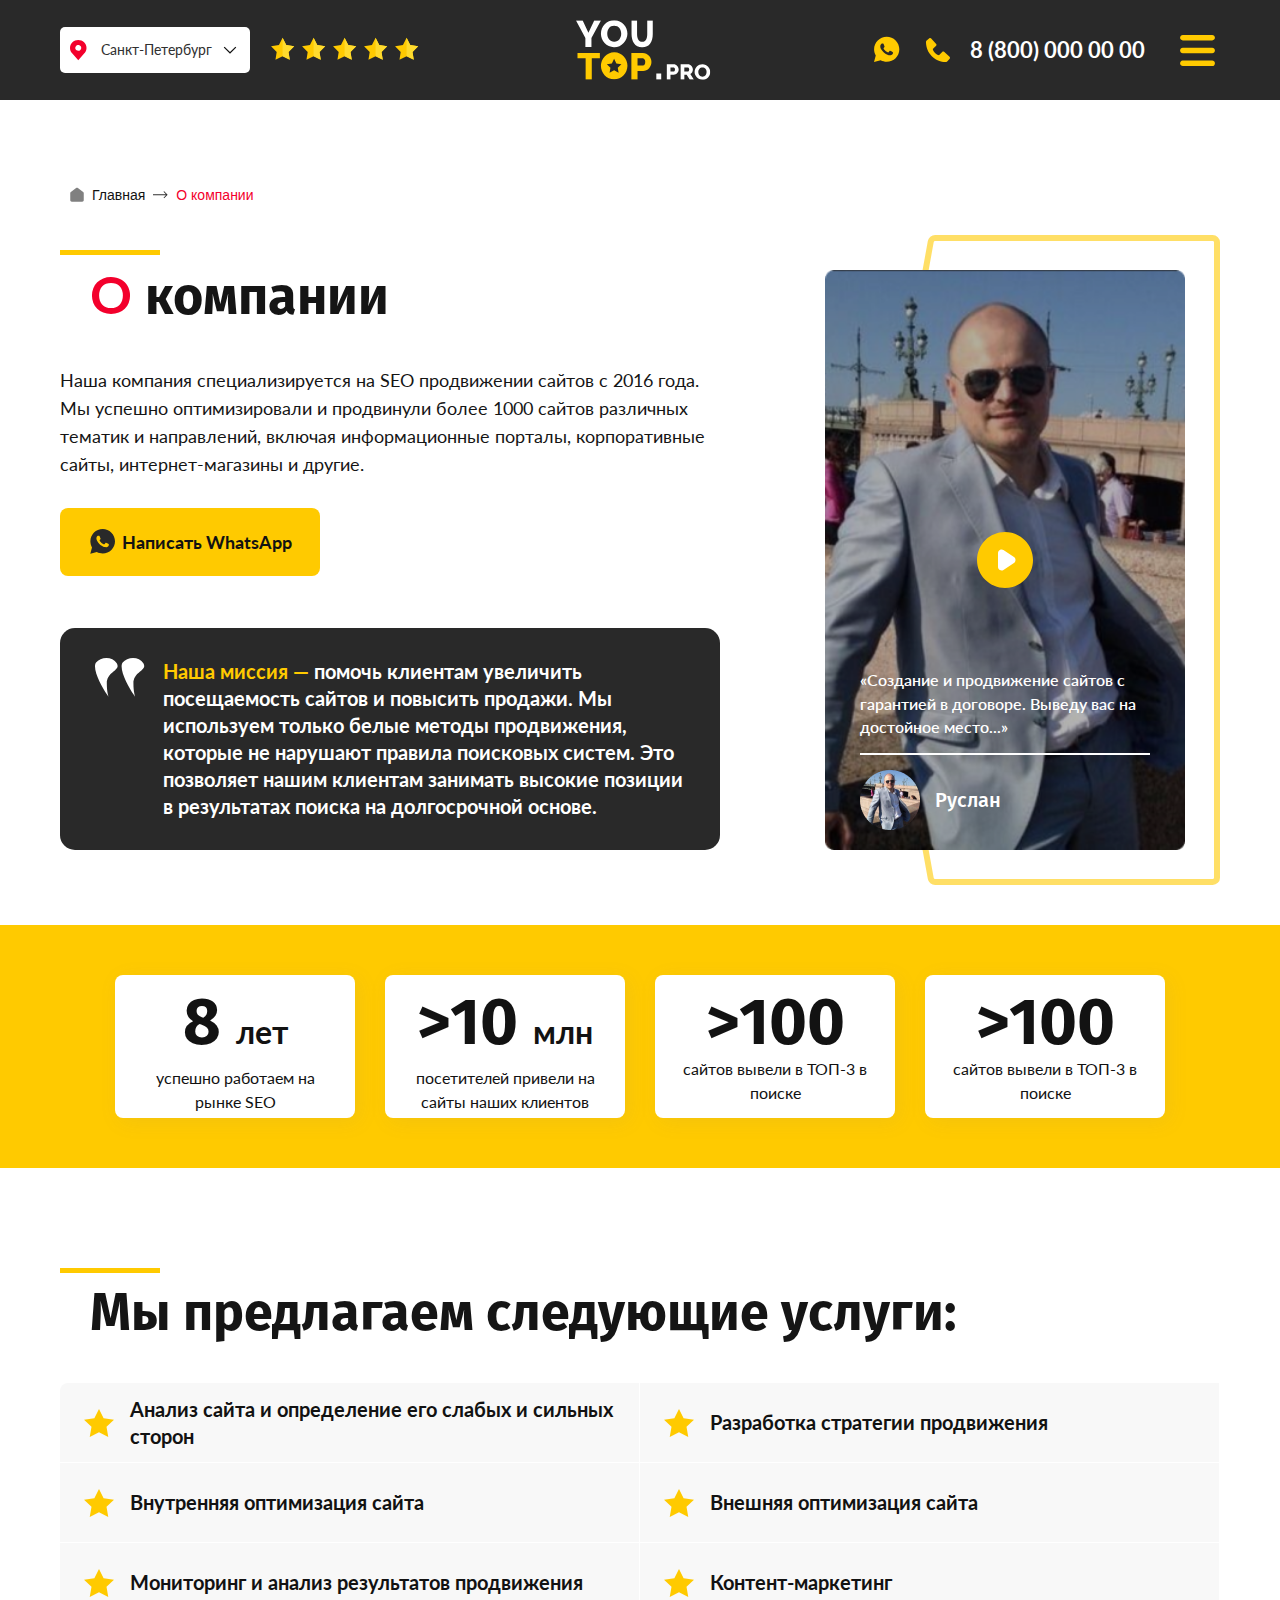
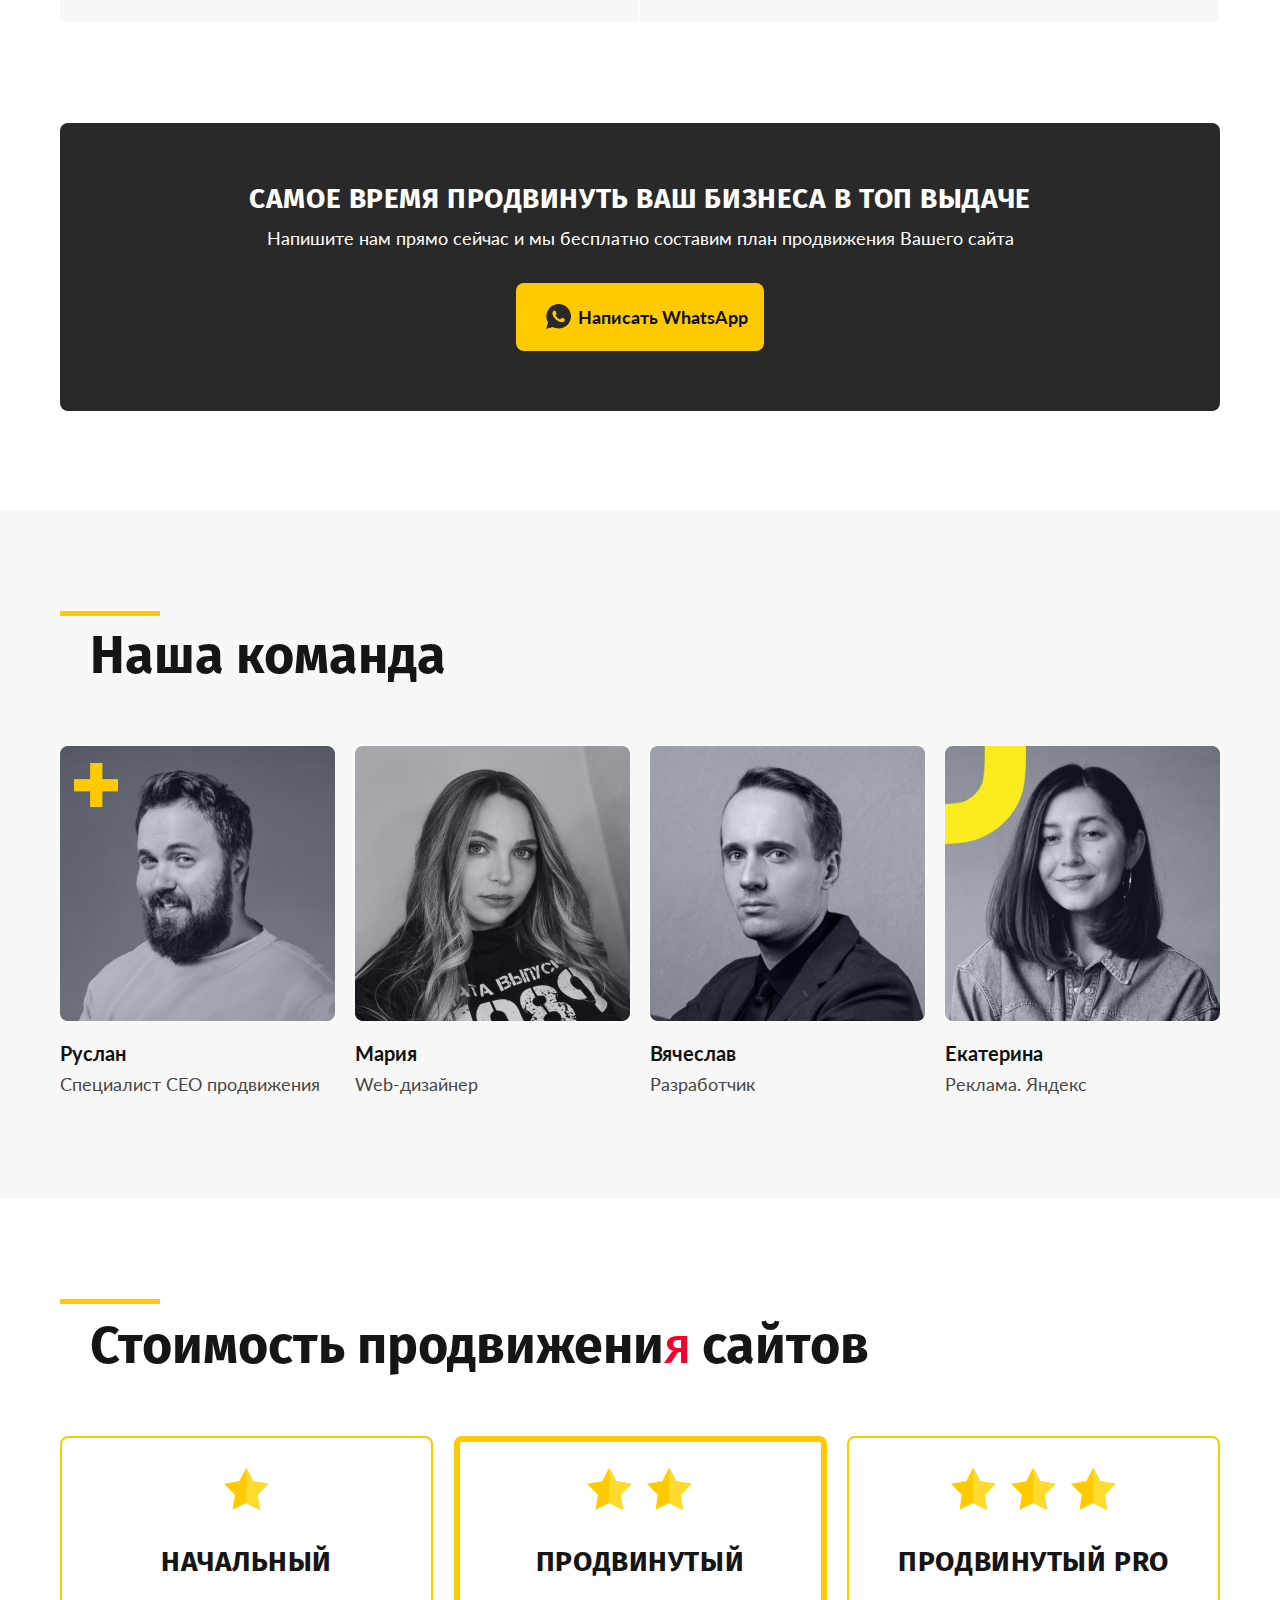
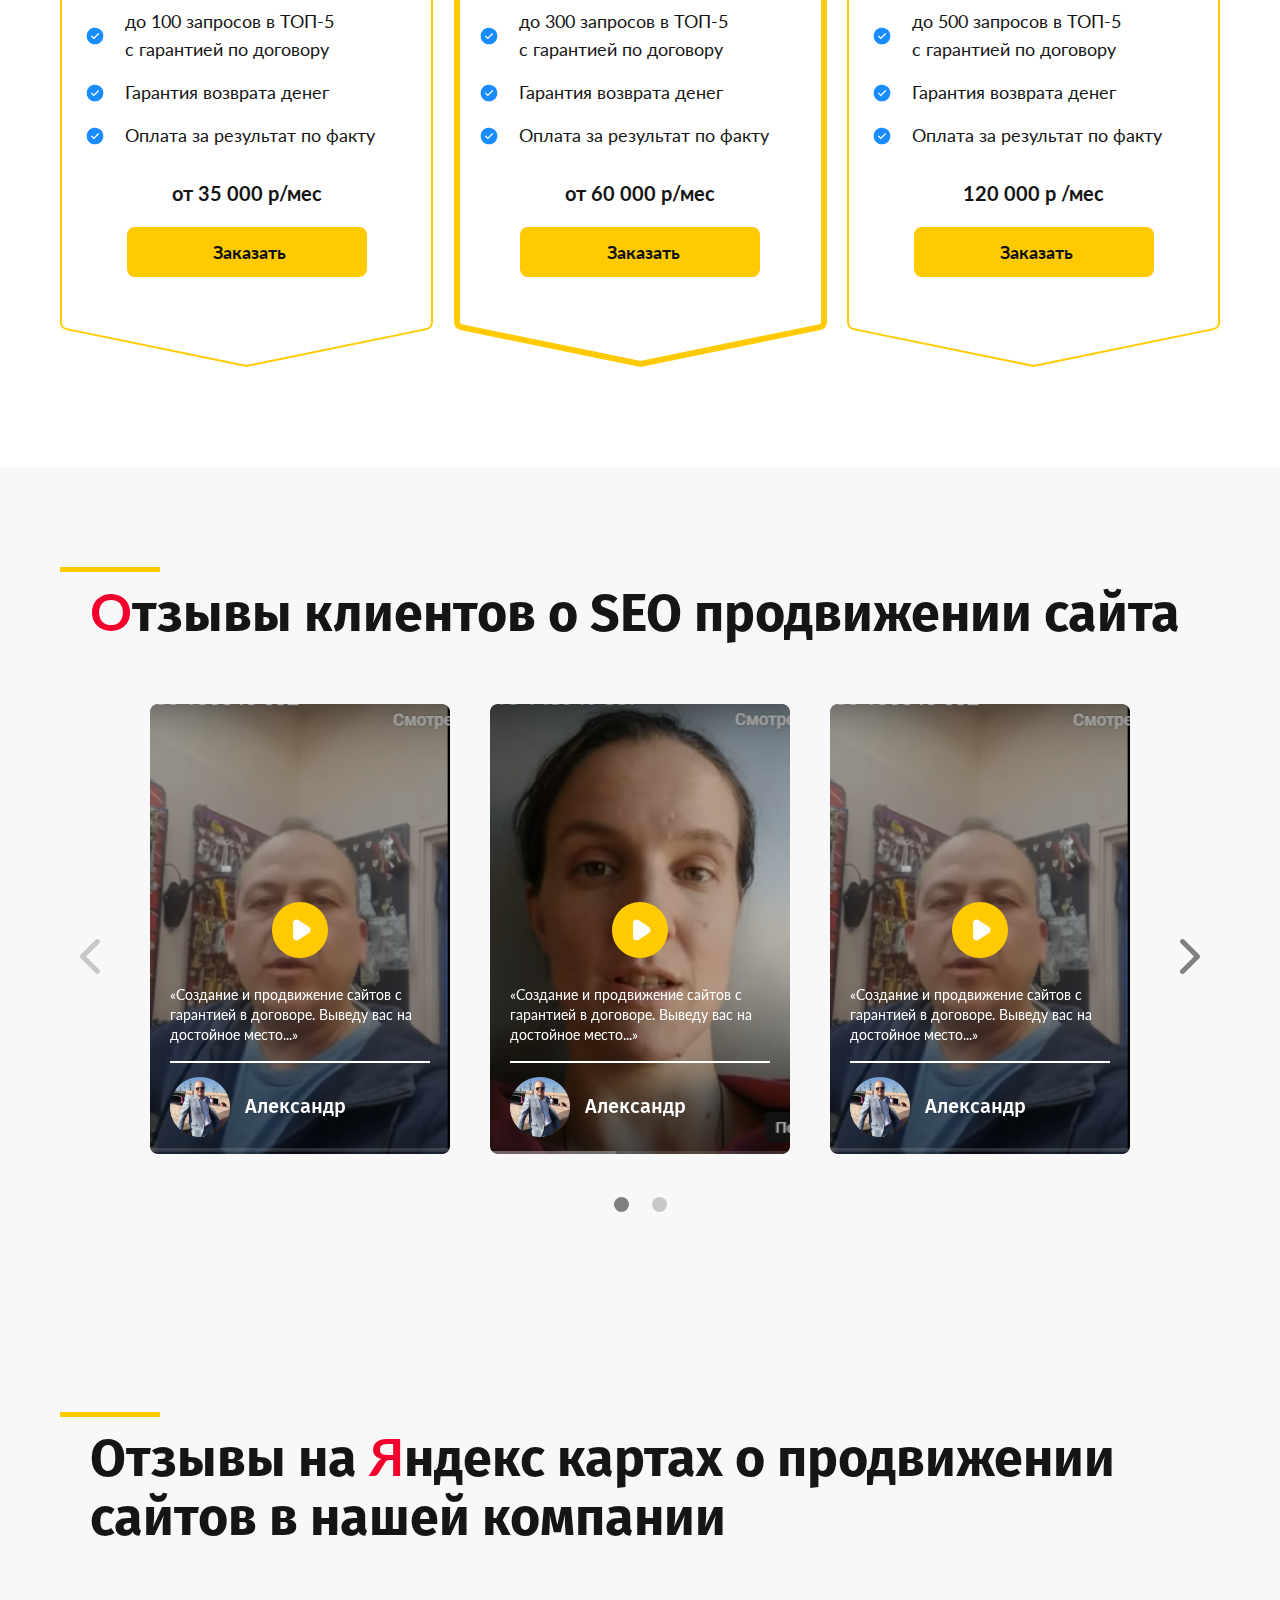
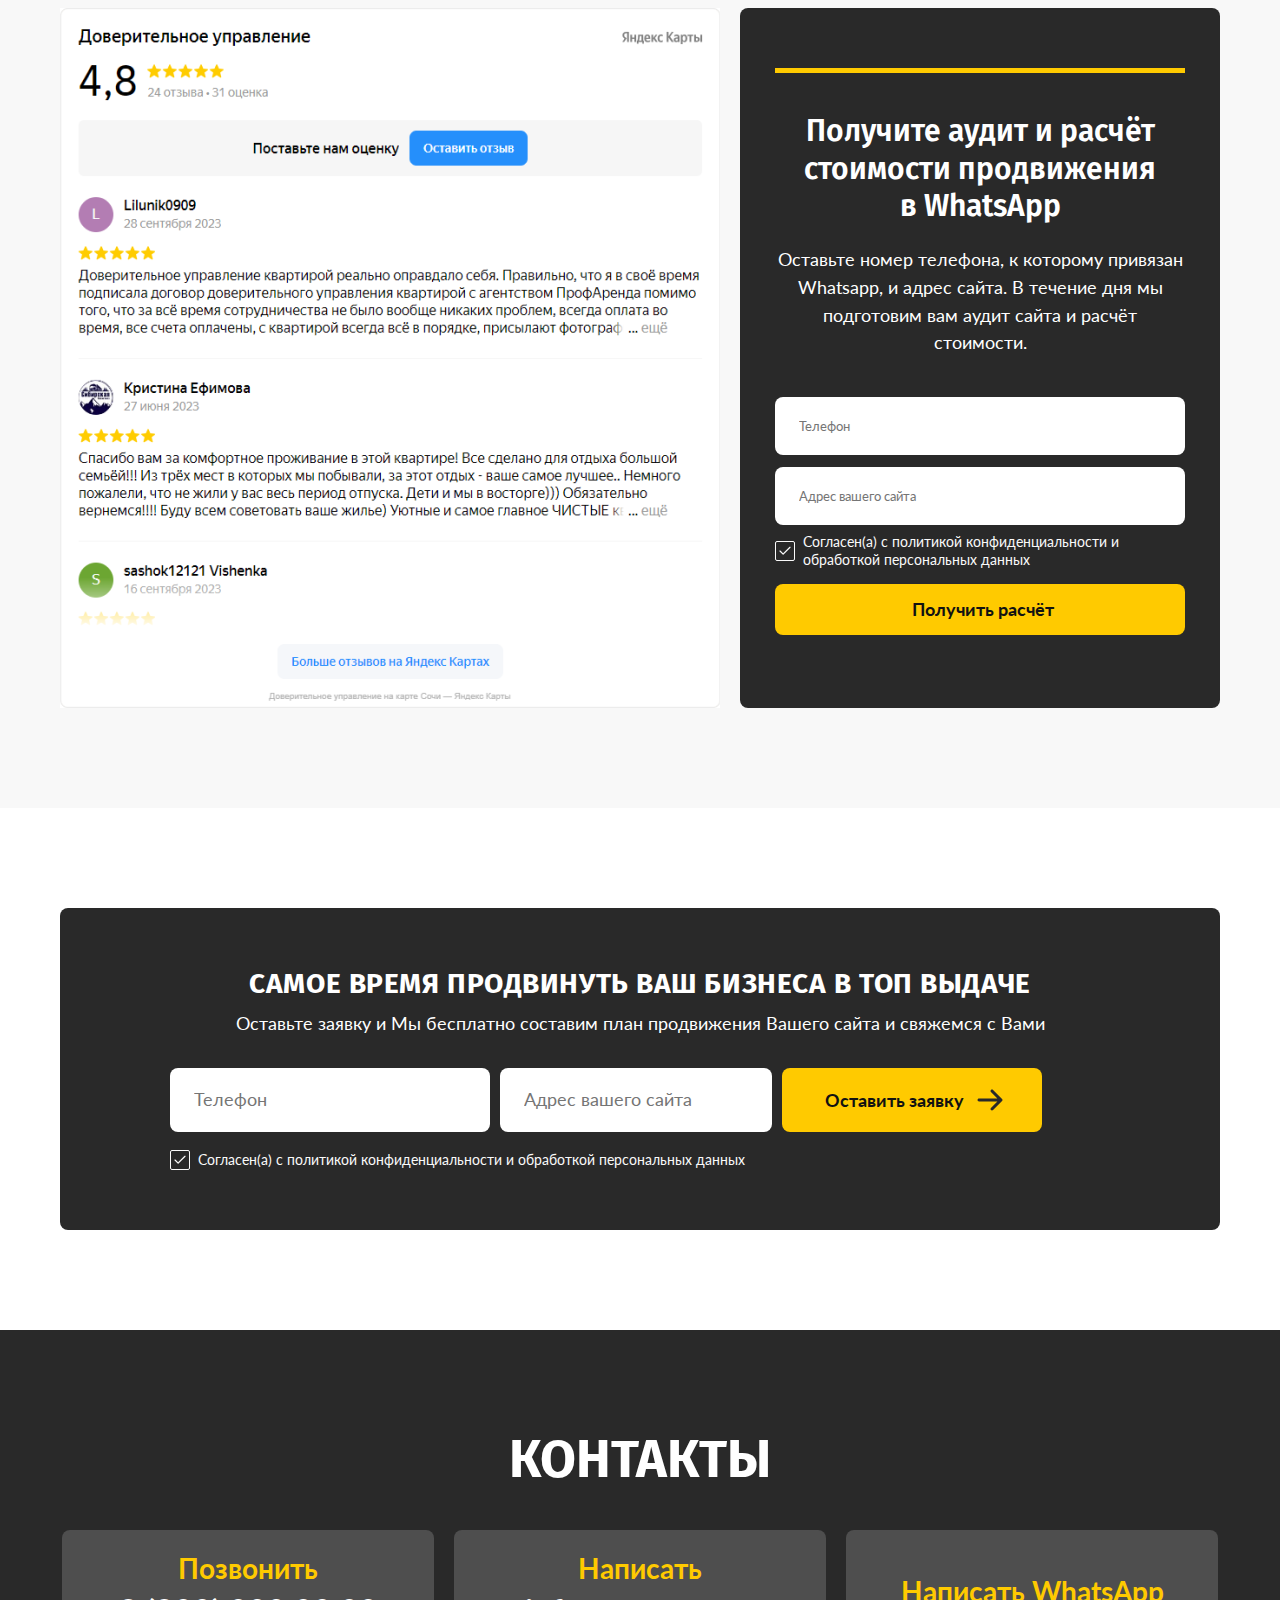
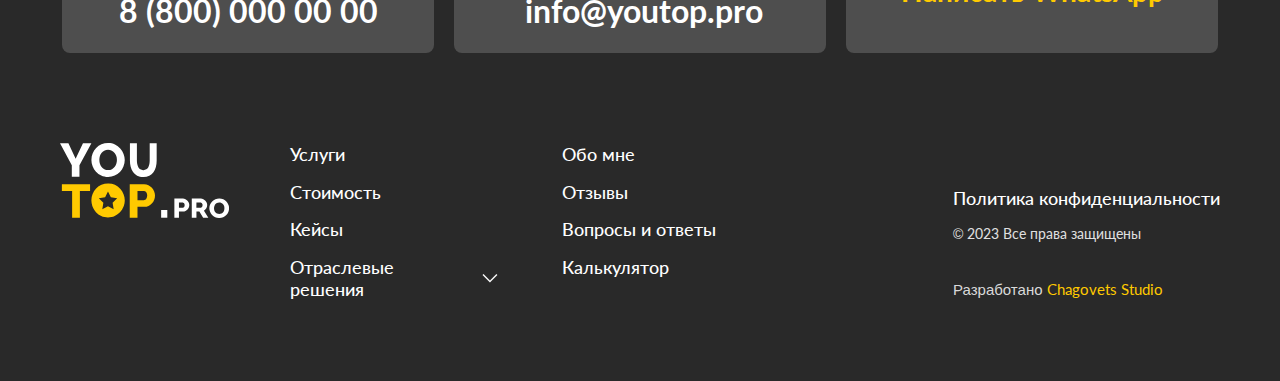
<file: aboutCompany.html>
<!DOCTYPE html>
<html lang="ru">

<head>
  <meta charset="UTF-8">
  <meta http-equiv="X-UA-Compatible" content="IE=edge">
  <meta name="viewport" content="width=device-width, initial-scale=1.0">
  <title>Document</title>
  <link rel="stylesheet" href="./style/swiper-bundle.min.css">
  <link rel="stylesheet" href="style/style.css">
</head>

<body>
  <header class="header popup">
    <div class="container header-top">
      <div class="header_left">
        <div class="header_left_select">
          <div class="header_left_select_input">
            <svg class="header_left_select_input_svg" viewBox="0 0 30 30" fill="none"
              xmlns="http://www.w3.org/2000/svg">
              <path
                d="M15.25 5C13.0628 5.00249 10.9658 5.84144 9.41923 7.33282C7.87261 8.8242 7.00259 10.8462 7.00001 12.9554C6.99739 14.6789 7.58124 16.3558 8.66201 17.7286C8.66201 17.7286 8.88701 18.0142 8.92376 18.0555L15.25 25.25L21.5792 18.0518C21.6122 18.0135 21.838 17.7286 21.838 17.7286L21.8387 17.7264C22.919 16.3542 23.5026 14.6781 23.5 12.9554C23.4974 10.8462 22.6274 8.8242 21.0808 7.33282C19.5342 5.84144 17.4372 5.00249 15.25 5ZM15.25 15.8482C14.6567 15.8482 14.0766 15.6786 13.5833 15.3607C13.0899 15.0428 12.7054 14.591 12.4784 14.0624C12.2513 13.5338 12.1919 12.9521 12.3076 12.391C12.4234 11.8298 12.7091 11.3144 13.1287 10.9098C13.5482 10.5052 14.0828 10.2297 14.6647 10.1181C15.2467 10.0065 15.8499 10.0638 16.398 10.2827C16.9462 10.5017 17.4148 10.8724 17.7444 11.3482C18.074 11.8239 18.25 12.3832 18.25 12.9554C18.249 13.7223 17.9326 14.4575 17.3702 14.9999C16.8078 15.5422 16.0453 15.8473 15.25 15.8482Z"
                fill="#F3002C" />
            </svg>
            <p class="header_left_select_input_text">Санкт-Петербург</p>
            <svg class="header_left_select_input_svg-arr" viewBox="0 0 20 20" fill="none"
              xmlns="http://www.w3.org/2000/svg">
              <path d="M10 6.25L16.25 12.5L15.375 13.375L10 8L4.625 13.375L3.75 12.5L10 6.25Z" fill="#121212" />
            </svg>
          </div>
          <div class="header_left_select_menu">
            <ul class="header_left_select_menu_list">
              <li class="header_left_select_menu_list_item">Санкт-Петербург</li>
              <li class="header_left_select_menu_list_item">Москва</li>
              <li class="header_left_select_menu_list_item">Челябинск</li>
              <li class="header_left_select_menu_list_item">Ярославль</li>
              <li class="header_left_select_menu_list_item">Нижний Новгород</li>
              <li class="header_left_select_menu_list_item">Санкт-Петербург</li>
              <li class="header_left_select_menu_list_item">Москва</li>
              <li class="header_left_select_menu_list_item">Челябинск</li>
              <li class="header_left_select_menu_list_item">Ярославль</li>
              <li class="header_left_select_menu_list_item">Нижний Новгород</li>
            </ul>
          </div>
        </div>
        <div class="header_left_stars">
          <svg class="header_left_stars_item" viewBox="0 0 27 28" fill="none" xmlns="http://www.w3.org/2000/svg">
            <path
              d="M13.0603 0.941406L16.9827 8.60236L25.481 9.96529L19.4068 16.063L20.7367 24.5663L13.0603 20.6739L5.3839 24.5663L6.71376 16.063L0.639648 9.96529L9.13791 8.60236L13.0603 0.941406Z"
              fill="#FFCA00" />
            <path
              d="M17.0222 8.59675L13.0566 0.941406V20.6594L20.8176 24.549L19.4731 16.0519L25.6142 9.95869L17.0222 8.59675Z"
              fill="#FFDB2E" />
          </svg>
          <svg class="header_left_stars_item" viewBox="0 0 27 28" fill="none" xmlns="http://www.w3.org/2000/svg">
            <path
              d="M13.0603 0.941406L16.9827 8.60236L25.481 9.96529L19.4068 16.063L20.7367 24.5663L13.0603 20.6739L5.3839 24.5663L6.71376 16.063L0.639648 9.96529L9.13791 8.60236L13.0603 0.941406Z"
              fill="#FFCA00" />
            <path
              d="M17.0222 8.59675L13.0566 0.941406V20.6594L20.8176 24.549L19.4731 16.0519L25.6142 9.95869L17.0222 8.59675Z"
              fill="#FFDB2E" />
          </svg>
          <svg class="header_left_stars_item" viewBox="0 0 27 28" fill="none" xmlns="http://www.w3.org/2000/svg">
            <path
              d="M13.0603 0.941406L16.9827 8.60236L25.481 9.96529L19.4068 16.063L20.7367 24.5663L13.0603 20.6739L5.3839 24.5663L6.71376 16.063L0.639648 9.96529L9.13791 8.60236L13.0603 0.941406Z"
              fill="#FFCA00" />
            <path
              d="M17.0222 8.59675L13.0566 0.941406V20.6594L20.8176 24.549L19.4731 16.0519L25.6142 9.95869L17.0222 8.59675Z"
              fill="#FFDB2E" />
          </svg>
          <svg class="header_left_stars_item" viewBox="0 0 27 28" fill="none" xmlns="http://www.w3.org/2000/svg">
            <path
              d="M13.0603 0.941406L16.9827 8.60236L25.481 9.96529L19.4068 16.063L20.7367 24.5663L13.0603 20.6739L5.3839 24.5663L6.71376 16.063L0.639648 9.96529L9.13791 8.60236L13.0603 0.941406Z"
              fill="#FFCA00" />
            <path
              d="M17.0222 8.59675L13.0566 0.941406V20.6594L20.8176 24.549L19.4731 16.0519L25.6142 9.95869L17.0222 8.59675Z"
              fill="#FFDB2E" />
          </svg>
          <svg class="header_left_stars_item" viewBox="0 0 27 28" fill="none" xmlns="http://www.w3.org/2000/svg">
            <path
              d="M13.0603 0.941406L16.9827 8.60236L25.481 9.96529L19.4068 16.063L20.7367 24.5663L13.0603 20.6739L5.3839 24.5663L6.71376 16.063L0.639648 9.96529L9.13791 8.60236L13.0603 0.941406Z"
              fill="#FFCA00" />
            <path
              d="M17.0222 8.59675L13.0566 0.941406V20.6594L20.8176 24.549L19.4731 16.0519L25.6142 9.95869L17.0222 8.59675Z"
              fill="#FFDB2E" />
          </svg>
        </div>
      </div>
      <a href="index.html" class="header_logo">
        <img src="./media/icons/logo.svg " alt="" class="header_logo">
      </a>
      <div class="header_right">
        <div class="header_seti">
          <a href="" class="header_seti_item">
            <svg class="header_seti_item_svg" viewBox="0 0 40 40" fill="none" xmlns="http://www.w3.org/2000/svg">
              <path
                d="M29.626 10.4444C27.2427 8.06944 24.065 6.75 20.7108 6.75C13.7375 6.75 8.08827 12.3796 8.08827 19.3287C8.08827 21.5278 8.70616 23.7269 9.76539 25.5741L8 32.0833L14.7085 30.3241C16.5621 31.2917 18.5923 31.8194 20.7108 31.8194C27.6841 31.8194 33.3333 26.1898 33.3333 19.2407C33.2451 15.9861 32.0093 12.8194 29.626 10.4444ZM26.8014 23.8148C26.5366 24.5185 25.3008 25.2222 24.6829 25.3102C24.1533 25.3981 23.4472 25.3981 22.741 25.2222C22.2997 25.0463 21.6818 24.8704 20.9756 24.5185C17.7979 23.1991 15.7677 20.0324 15.5912 19.7685C15.4146 19.5926 14.2671 18.0972 14.2671 16.5139C14.2671 14.9306 15.0616 14.2269 15.3264 13.875C15.5912 13.5231 15.9443 13.5231 16.2091 13.5231C16.3856 13.5231 16.6504 13.5231 16.8269 13.5231C17.0035 13.5231 17.2683 13.4352 17.5331 14.0509C17.7979 14.6667 18.4158 16.25 18.5041 16.338C18.5923 16.5139 18.5923 16.6898 18.5041 16.8657C18.4158 17.0417 18.3275 17.2176 18.151 17.3935C17.9744 17.5694 17.7979 17.8333 17.7096 17.9213C17.5331 18.0972 17.3566 18.2731 17.5331 18.537C17.7096 18.8889 18.3275 19.8565 19.2985 20.7361C20.5343 21.7917 21.5052 22.1435 21.8583 22.3194C22.2114 22.4954 22.3879 22.4074 22.5645 22.2315C22.741 22.0556 23.3589 21.3519 23.5354 21C23.712 20.6481 23.9768 20.7361 24.2416 20.8241C24.5064 20.912 26.0952 21.7037 26.36 21.8796C26.7131 22.0556 26.8897 22.1435 26.9779 22.2315C27.0662 22.4954 27.0662 23.1111 26.8014 23.8148Z"
                fill="#FFCA00" />
            </svg>
          </a>
          <a href="" class="header_seti_item">
            <svg class="header_seti_item_svg" viewBox="0 0 40 40" fill="none" xmlns="http://www.w3.org/2000/svg">
              <path
                d="M31.5591 26.8L26.0827 21.8207C25.8238 21.5854 25.4836 21.4599 25.134 21.4707C24.7843 21.4815 24.4526 21.6278 24.2087 21.8786L20.9848 25.1941C20.2088 25.0459 18.6488 24.5595 17.0429 22.9577C15.437 21.3505 14.9507 19.7864 14.8065 19.0158L18.1193 15.7905C18.3704 15.5468 18.5169 15.215 18.5277 14.8653C18.5385 14.5155 18.4128 14.1753 18.1772 13.9165L13.1993 8.44147C12.9636 8.18194 12.636 8.02451 12.2861 8.00263C11.9362 7.98074 11.5915 8.09612 11.3253 8.32426L8.40185 10.8314C8.16893 11.0652 8.02991 11.3763 8.01116 11.7058C7.99095 12.0426 7.60565 20.0208 13.7921 26.2099C19.189 31.6055 25.9493 32.0002 27.8112 32.0002C28.0833 32.0002 28.2503 31.9921 28.2948 31.9894C28.6242 31.971 28.9352 31.8313 29.1678 31.5974L31.6736 28.6726C31.9027 28.4072 32.0189 28.0628 31.9975 27.713C31.9761 27.3631 31.8188 27.0354 31.5591 26.8Z"
                fill="#FFCA00" />
            </svg>
          </a>
        </div>
        <a href="" class="header_right_phone">8 (800) 000 00 00</a>
        <div class="header_menu_button close">
          <svg class="header_menu_button_svg close" viewBox="0 0 45 46" fill="none" xmlns="http://www.w3.org/2000/svg">
            <path
              d="M37.5 33.3125C38.2223 33.3129 38.9167 33.5911 39.4395 34.0895C39.9622 34.588 40.2731 35.2684 40.3079 35.9898C40.3426 36.7113 40.0984 37.4184 39.6259 37.9648C39.1535 38.5111 38.4889 38.8547 37.77 38.9244L37.5 38.9375H7.5C6.77772 38.9371 6.08326 38.6589 5.56053 38.1605C5.03779 37.662 4.72685 36.9816 4.69214 36.2602C4.65743 35.5387 4.90161 34.8316 5.37408 34.2852C5.84655 33.7389 6.51109 33.3953 7.23 33.3256L7.5 33.3125H37.5ZM37.5 20.1875C38.2459 20.1875 38.9613 20.4838 39.4887 21.0113C40.0162 21.5387 40.3125 22.2541 40.3125 23C40.3125 23.7459 40.0162 24.4613 39.4887 24.9887C38.9613 25.5162 38.2459 25.8125 37.5 25.8125H7.5C6.75408 25.8125 6.03871 25.5162 5.51126 24.9887C4.98382 24.4613 4.6875 23.7459 4.6875 23C4.6875 22.2541 4.98382 21.5387 5.51126 21.0113C6.03871 20.4838 6.75408 20.1875 7.5 20.1875H37.5ZM37.5 7.0625C38.2459 7.0625 38.9613 7.35882 39.4887 7.88626C40.0162 8.41371 40.3125 9.12908 40.3125 9.875C40.3125 10.6209 40.0162 11.3363 39.4887 11.8637C38.9613 12.3912 38.2459 12.6875 37.5 12.6875H7.5C6.75408 12.6875 6.03871 12.3912 5.51126 11.8637C4.98382 11.3363 4.6875 10.6209 4.6875 9.875C4.6875 9.12908 4.98382 8.41371 5.51126 7.88626C6.03871 7.35882 6.75408 7.0625 7.5 7.0625H37.5Z"
              fill="#FFCA00" />
          </svg>
          <svg class="header_menu_button_svg open" viewBox="0 0 45 46" fill="none" xmlns="http://www.w3.org/2000/svg">
            <rect width="44.5626" height="4.45626" rx="2.22813"
              transform="matrix(0.710092 -0.704109 0.710092 0.704109 5 36.375)" fill="#FFCA00" />
            <rect width="44.5626" height="4.45626" rx="2.22813"
              transform="matrix(0.710092 0.704109 -0.710092 0.704109 8.35645 5.48438)" fill="#FFCA00" />
          </svg>
        </div>
      </div>
    </div>
    <div class="header-bottom">
      <div class="container ">
        <div class="header-bottom_top">
          <div class="header-btm-top-flex">
            <div class="header-bottom_left">
              <ul class="header-bottom_left_menu">
                <li class="header-bottom_left_menu_item"><a href="" class="header-bottom_left_menu_item_href">Услуги</a>
                </li>
                <li class="header-bottom_left_menu_item"><a href=""
                    class="header-bottom_left_menu_item_href">Стоимость</a></li>
                <li class="header-bottom_left_menu_item"><a href="/keyses.html"
                    class="header-bottom_left_menu_item_href">Кейсы</a></li>
                <li class="header-bottom_left_menu_item have-child">
                  <div class="header-bottom_left_menu_item_title">
                    <p class="header-bottom_left_menu_item_href">Отраслевые решения</p>
                    <svg class="header-bottom_left_menu_item_title_svg" viewBox="0 0 24 24" fill="none"
                      xmlns="http://www.w3.org/2000/svg">
                      <path d="M12 7.50078L19.5 15.0008L18.45 16.0508L12 9.60078L5.55 16.0508L4.5 15.0008L12 7.50078Z"
                        fill="#F8F8F8" />
                    </svg>
                  </div>
                </li>
              </ul>
            </div>
            <div class="header-bottom_bottom mob">
              <div class="header-bottom_left_menu_item_pod-menu">
                <a href="" class="header-bottom_left_menu_item_pod-menu_item">Автосервисы</a>
                <a href="" class="header-bottom_left_menu_item_pod-menu_item">Медицинские сайты</a>
                <a href="" class="header-bottom_left_menu_item_pod-menu_item">Медицинские сайты</a>
                <a href="" class="header-bottom_left_menu_item_pod-menu_item">Медицинские сайты</a>
                <a href="" class="header-bottom_left_menu_item_pod-menu_item">Автосервисы</a>
                <a href="" class="header-bottom_left_menu_item_pod-menu_item">Автосервисы</a>
                <a href="" class="header-bottom_left_menu_item_pod-menu_item">Автосервисы</a>
                <a href="" class="header-bottom_left_menu_item_pod-menu_item">Бухгалтерские услуги</a>
                <a href="" class="header-bottom_left_menu_item_pod-menu_item">Бухгалтерские услуги</a>
                <a href="" class="header-bottom_left_menu_item_pod-menu_item">Бухгалтерские услуги</a>
                <a href="" class="header-bottom_left_menu_item_pod-menu_item">Мебель</a>
                <a href="" class="header-bottom_left_menu_item_pod-menu_item">Мебель</a>
                <a href="" class="header-bottom_left_menu_item_pod-menu_item">Мебель</a>
                <a href="" class="header-bottom_left_menu_item_pod-menu_item">Юридические услуги</a>
                <a href="" class="header-bottom_left_menu_item_pod-menu_item">Юридические услуги</a>
                <a href="" class="header-bottom_left_menu_item_pod-menu_item">Юридические услуги</a>
                <a href="" class="header-bottom_left_menu_item_pod-menu_item">Юридические услуги</a>
              </div>
            </div>
            <div class="header-bottom-right">
              <a href="" class="header-bottom-right_item">Обо мне</a>
              <a href="" class="header-bottom-right_item">Отзывы</a>
              <a href="" class="header-bottom-right_item">Вопросы и ответы</a>
              <a href="" class="header-bottom-right_item">Калькулятор</a>
            </div>
          </div>
          <img src="./media/icons/logl-gray.svg" alt="" class="header-top-logo">
        </div>
        <div class="header-bottom_bottom desk">
          <div class="header-bottom_left_menu_item_pod-menu">
            <a href="" class="header-bottom_left_menu_item_pod-menu_item">Автосервисы</a>
            <a href="" class="header-bottom_left_menu_item_pod-menu_item">Медицинские сайты</a>
            <a href="" class="header-bottom_left_menu_item_pod-menu_item">Медицинские сайты</a>
            <a href="" class="header-bottom_left_menu_item_pod-menu_item">Медицинские сайты</a>
            <a href="" class="header-bottom_left_menu_item_pod-menu_item">Автосервисы</a>
            <a href="" class="header-bottom_left_menu_item_pod-menu_item">Автосервисы</a>
            <a href="" class="header-bottom_left_menu_item_pod-menu_item">Автосервисы</a>
            <a href="" class="header-bottom_left_menu_item_pod-menu_item">Бухгалтерские услуги</a>
            <a href="" class="header-bottom_left_menu_item_pod-menu_item">Бухгалтерские услуги</a>
            <a href="" class="header-bottom_left_menu_item_pod-menu_item">Бухгалтерские услуги</a>
            <a href="" class="header-bottom_left_menu_item_pod-menu_item">Мебель</a>
            <a href="" class="header-bottom_left_menu_item_pod-menu_item">Мебель</a>
            <a href="" class="header-bottom_left_menu_item_pod-menu_item">Мебель</a>
            <a href="" class="header-bottom_left_menu_item_pod-menu_item">Юридические услуги</a>
            <a href="" class="header-bottom_left_menu_item_pod-menu_item">Юридические услуги</a>
            <a href="" class="header-bottom_left_menu_item_pod-menu_item">Юридические услуги</a>
            <a href="" class="header-bottom_left_menu_item_pod-menu_item">Юридические услуги</a>
          </div>
        </div>
      </div>

    </div>
  </header>

  <main>
    <section class="bred-path">
      <div class="container">
        <div class="bred-path-main">
          <svg class="bred-path-main-svg" viewBox="0 0 18 18" fill="none" xmlns="http://www.w3.org/2000/svg">
            <path fill-rule="evenodd" clip-rule="evenodd"
              d="M8.1 1.9875C8.35964 1.79277 8.67544 1.6875 9 1.6875C9.32456 1.6875 9.64036 1.79277 9.9 1.9875L15.15 5.925C15.3363 6.06472 15.4875 6.2459 15.5916 6.45418C15.6958 6.66246 15.75 6.89213 15.75 7.125V14.25C15.75 14.6478 15.592 15.0294 15.3107 15.3107C15.0294 15.592 14.6478 15.75 14.25 15.75H3.75C3.35218 15.75 2.97064 15.592 2.68934 15.3107C2.40804 15.0294 2.25 14.6478 2.25 14.25V7.125C2.25 6.89213 2.30422 6.66246 2.40836 6.45418C2.5125 6.2459 2.66371 6.06472 2.85 5.925L8.1 1.9875Z"
              fill="#808080" />
          </svg>
          <p class="bred-path-main-text">Главная</p>
        </div>
        <svg class="bread-path-razd" viewBox="0 0 16 8" fill="none" xmlns="http://www.w3.org/2000/svg">
          <path
            d="M15.3536 4.35355C15.5488 4.15829 15.5488 3.84171 15.3536 3.64645L12.1716 0.464466C11.9763 0.269204 11.6597 0.269204 11.4645 0.464466C11.2692 0.659728 11.2692 0.976311 11.4645 1.17157L14.2929 4L11.4645 6.82843C11.2692 7.02369 11.2692 7.34027 11.4645 7.53553C11.6597 7.7308 11.9763 7.7308 12.1716 7.53553L15.3536 4.35355ZM0 4.5H15V3.5H0V4.5Z"
            fill="#303030" />
        </svg>
        <div class="bred-path-sup">О компании</div>
      </div>
    </section>
    <section class="about-company-main white-bread">
      <div class="container">
        <div class="a-main-wrapper">
          <div class="a-main-info">
            <div class="section-header">
              <h1 class="h2 keyses-heading"><span>О </span> компании</h1>
            </div>
            <div class="a-main-info-mid-text">
              <p class="Text_18 a-main-text">
                Наша компания специализируется на SEO продвижении сайтов с 2016 года. Мы успешно оптимизировали и продвинули более 1000 сайтов различных тематик и направлений, включая информационные порталы, корпоративные сайты, интернет-магазины и другие.
              </p>
              <a href="" class="whatsapp-href button">
                <svg class="whatsapp-href-svg" viewBox="0 0 41 40" fill="none" xmlns="http://www.w3.org/2000/svg">
                    <path
                        d="M30.126 10.4444C27.7427 8.06944 24.565 6.75 21.2108 6.75C14.2375 6.75 8.58827 12.3796 8.58827 19.3287C8.58827 21.5278 9.20616 23.7269 10.2654 25.5741L8.5 32.0833L15.2085 30.3241C17.0621 31.2917 19.0923 31.8194 21.2108 31.8194C28.1841 31.8194 33.8333 26.1898 33.8333 19.2407C33.7451 15.9861 32.5093 12.8194 30.126 10.4444ZM27.3014 23.8148C27.0366 24.5185 25.8008 25.2222 25.1829 25.3102C24.6533 25.3981 23.9472 25.3981 23.241 25.2222C22.7997 25.0463 22.1818 24.8704 21.4756 24.5185C18.2979 23.1991 16.2677 20.0324 16.0912 19.7685C15.9146 19.5926 14.7671 18.0972 14.7671 16.5139C14.7671 14.9306 15.5616 14.2269 15.8264 13.875C16.0912 13.5231 16.4443 13.5231 16.7091 13.5231C16.8856 13.5231 17.1504 13.5231 17.3269 13.5231C17.5035 13.5231 17.7683 13.4352 18.0331 14.0509C18.2979 14.6667 18.9158 16.25 19.0041 16.338C19.0923 16.5139 19.0923 16.6898 19.0041 16.8657C18.9158 17.0417 18.8275 17.2176 18.651 17.3935C18.4744 17.5694 18.2979 17.8333 18.2096 17.9213C18.0331 18.0972 17.8566 18.2731 18.0331 18.537C18.2096 18.8889 18.8275 19.8565 19.7985 20.7361C21.0343 21.7917 22.0052 22.1435 22.3583 22.3194C22.7114 22.4954 22.8879 22.4074 23.0645 22.2315C23.241 22.0556 23.8589 21.3519 24.0354 21C24.212 20.6481 24.4768 20.7361 24.7416 20.8241C25.0064 20.912 26.5952 21.7037 26.86 21.8796C27.2131 22.0556 27.3897 22.1435 27.4779 22.2315C27.5662 22.4954 27.5662 23.1111 27.3014 23.8148Z"
                        fill="#292929" />
                </svg>
                <p class="whatsapp-href-text">Написать WhatsApp</p>
              </a>
            </div>
            <div class="a-main-video mob">
              <svg class="a-main-video-bg-svg" viewBox="0 0 350 650" fill="none" xmlns="http://www.w3.org/2000/svg">
                <path opacity="0.6" d="M342.653 3C345.054 3 347 4.94639 347 7.34737L347 642.653C347 645.054 345.054 647 342.653 647H65.0576C62.9558 647 61.1549 645.496 60.78 643.428L3.18951 325.776C3.09656 325.263 3.09656 324.737 3.18951 324.224L60.78 6.57184C61.1549 4.50371 62.9557 3 65.0576 3L342.653 3Z" stroke="#FFCA00" stroke-width="6" />
              </svg>
              <img src="./media/bg/aboutMe.png" alt="" class="a-main-wideo-bg">
              <svg class="a-main-video-info-go" viewBox="0 0 70 70" fill="none" xmlns="http://www.w3.org/2000/svg">
                <ellipse cx="34.6219" cy="34.9957" rx="12.8333" ry="13.2222" fill="white" />
                <path fill-rule="evenodd" clip-rule="evenodd" d="M35.0107 63.0078C42.4368 63.0078 49.5587 60.0578 54.8097 54.8068C60.0608 49.5558 63.0107 42.4339 63.0107 35.0078C63.0107 27.5818 60.0608 20.4598 54.8097 15.2088C49.5587 9.9578 42.4368 7.00781 35.0107 7.00781C27.5847 7.00781 20.4628 9.9578 15.2118 15.2088C9.96073 20.4598 7.01074 27.5818 7.01074 35.0078C7.01074 42.4339 9.96073 49.5558 15.2118 54.8068C20.4628 60.0578 27.5847 63.0078 35.0107 63.0078ZM33.4532 25.0958C32.9261 24.7441 32.3135 24.5422 31.6805 24.5114C31.0476 24.4807 30.4183 24.6223 29.8596 24.9213C29.3009 25.2202 28.8338 25.6652 28.5082 26.2088C28.1826 26.7524 28.0106 27.3742 28.0107 28.0078V42.0078C28.0106 42.6415 28.1826 43.2633 28.5082 43.8068C28.8338 44.3504 29.3009 44.7954 29.8596 45.0944C30.4183 45.3933 31.0476 45.535 31.6805 45.5042C32.3135 45.4735 32.9261 45.2715 33.4532 44.9198L43.9532 37.9198C44.4326 37.6002 44.8256 37.1672 45.0975 36.6592C45.3693 36.1512 45.5115 35.584 45.5115 35.0078C45.5115 34.4317 45.3693 33.8644 45.0975 33.3564C44.8256 32.8485 44.4326 32.4154 43.9532 32.0958L33.4532 25.0958Z" fill="#FFCA00" />
              </svg>
              <div class="a-main-video-info">
                <div class="a-main-cideo-info-texts">
                  <p class="a-main-cideo-info-texts-text">«Создание и продвижение сайтов с гарантией в договоре. Выведу вас на достойное место...»</p>
                  <div class="a-main-video-avatar">
                    <img src="./media/bg/aboutMeAvatar.png" alt="" class="a-main-video-avatar-img">
                    <p class="a-main-video-avatar-name">Руслан</p>
                  </div>
                </div>
              </div>
            </div>
            <div class="a-main-info-block">
              <svg class="a-main-info-block-svg" viewBox="0 0 50 39" fill="none" xmlns="http://www.w3.org/2000/svg">
                <path d="M1.05375 4.58888C-3.30047 10.4382 6.93534 29.4136 11.8151 36.2822C15.5082 41.4804 11.8151 37.8331 11.8151 25.4253C11.8151 13.0176 26.2034 12.7155 21.7622 5.26285C17.4203 -2.02328 5.40797 -1.26048 1.05375 4.58888Z" fill="white" />
                <path d="M27.667 4.58888C23.3128 10.4382 33.5486 29.4136 38.4284 36.2822C42.1214 41.4804 38.4284 37.8331 38.4284 25.4253C38.4284 13.0176 52.8167 12.7155 48.3755 5.26285C44.0336 -2.02328 32.0213 -1.26048 27.667 4.58888Z" fill="white" />
              </svg>
              <p class="a-main-info-block-text"><span>Наша миссия —</span> помочь клиентам увеличить посещаемость сайтов и повысить продажи. Мы используем только белые методы продвижения, которые не нарушают правила поисковых систем. Это позволяет нашим клиентам занимать высокие позиции в результатах поиска на долгосрочной основе.</p>
            </div>
          </div>
          <div class="a-main-video desk">
            <svg class="a-main-video-bg-svg" viewBox="0 0 350 650" fill="none" xmlns="http://www.w3.org/2000/svg">
              <path opacity="0.6" d="M342.653 3C345.054 3 347 4.94639 347 7.34737L347 642.653C347 645.054 345.054 647 342.653 647H65.0576C62.9558 647 61.1549 645.496 60.78 643.428L3.18951 325.776C3.09656 325.263 3.09656 324.737 3.18951 324.224L60.78 6.57184C61.1549 4.50371 62.9557 3 65.0576 3L342.653 3Z" stroke="#FFCA00" stroke-width="6" />
            </svg>
            <img src="./media/bg/aboutMe.png" alt="" class="a-main-wideo-bg">
            <svg class="a-main-video-info-go" viewBox="0 0 70 70" fill="none" xmlns="http://www.w3.org/2000/svg">
              <ellipse cx="34.6219" cy="34.9957" rx="12.8333" ry="13.2222" fill="white" />
              <path fill-rule="evenodd" clip-rule="evenodd" d="M35.0107 63.0078C42.4368 63.0078 49.5587 60.0578 54.8097 54.8068C60.0608 49.5558 63.0107 42.4339 63.0107 35.0078C63.0107 27.5818 60.0608 20.4598 54.8097 15.2088C49.5587 9.9578 42.4368 7.00781 35.0107 7.00781C27.5847 7.00781 20.4628 9.9578 15.2118 15.2088C9.96073 20.4598 7.01074 27.5818 7.01074 35.0078C7.01074 42.4339 9.96073 49.5558 15.2118 54.8068C20.4628 60.0578 27.5847 63.0078 35.0107 63.0078ZM33.4532 25.0958C32.9261 24.7441 32.3135 24.5422 31.6805 24.5114C31.0476 24.4807 30.4183 24.6223 29.8596 24.9213C29.3009 25.2202 28.8338 25.6652 28.5082 26.2088C28.1826 26.7524 28.0106 27.3742 28.0107 28.0078V42.0078C28.0106 42.6415 28.1826 43.2633 28.5082 43.8068C28.8338 44.3504 29.3009 44.7954 29.8596 45.0944C30.4183 45.3933 31.0476 45.535 31.6805 45.5042C32.3135 45.4735 32.9261 45.2715 33.4532 44.9198L43.9532 37.9198C44.4326 37.6002 44.8256 37.1672 45.0975 36.6592C45.3693 36.1512 45.5115 35.584 45.5115 35.0078C45.5115 34.4317 45.3693 33.8644 45.0975 33.3564C44.8256 32.8485 44.4326 32.4154 43.9532 32.0958L33.4532 25.0958Z" fill="#FFCA00" />
            </svg>
            <div class="a-main-video-info">
              <div class="a-main-cideo-info-texts">
                <p class="a-main-cideo-info-texts-text">«Создание и продвижение сайтов с гарантией в договоре. Выведу вас на достойное место...»</p>
                <div class="a-main-video-avatar">
                  <img src="./media/bg/aboutMeAvatar.png" alt="" class="a-main-video-avatar-img">
                  <p class="a-main-video-avatar-name">Руслан</p>
                </div>
              </div>
            </div>
          </div>
        </div>
        </div>
    </section>
    <section class="a-plusses">
      <div class="container">
        <div class="a-pluss-item">
          <p class="a-pluss-item__heading">8 <span>лет</span></p>
          <p class="a-pluss-item-text">успешно работаем на рынке SEO</p>
        </div>
        <div class="a-pluss-item">
          <p class="a-pluss-item__heading">>10 <span>млн</span></p>
          <p class="a-pluss-item-text">посетителей привели на сайты наших клиентов</p>
        </div>
        <div class="a-pluss-item">
          <p class="a-pluss-item__heading">>100</p>
          <p class="a-pluss-item-text">сайтов вывели в ТОП-3 в поиске</p>
        </div>
        <div class="a-pluss-item">
          <p class="a-pluss-item__heading">>100</p>
          <p class="a-pluss-item-text">сайтов вывели в ТОП-3 в поиске</p>
        </div>
      </div>
    </section>
    <section class="a-pred">
      <div class="container">
        <div class="section-header">
          <h2 class="h2">Мы предлагаем следующие услуги:</h2>
        </div>
        <div class="a-pred-wrapper">
          <div class="a-pred-item">
            <svg class="a-pred-item-svg" viewBox="0 0 30 28" fill="none" xmlns="http://www.w3.org/2000/svg">
              <path d="M15 0L19.6368 9.20749L30 10.6966L22.5 17.8697L24.2735 28L15 23.218L5.7265 28L7.5 17.8697L0 10.6966L10.3632 9.20749L15 0Z" fill="#FFCA00" />
            </svg>
            <p class="a-pred-item-text">Анализ сайта и определение его слабых и сильных сторон</p>
          </div>
          <div class="a-pred-item">
            <svg class="a-pred-item-svg" viewBox="0 0 30 28" fill="none" xmlns="http://www.w3.org/2000/svg">
              <path d="M15 0L19.6368 9.20749L30 10.6966L22.5 17.8697L24.2735 28L15 23.218L5.7265 28L7.5 17.8697L0 10.6966L10.3632 9.20749L15 0Z" fill="#FFCA00" />
            </svg>
            <p class="a-pred-item-text">Разработка стратегии продвижения</p>
          </div>
          <div class="a-pred-item">
            <svg class="a-pred-item-svg" viewBox="0 0 30 28" fill="none" xmlns="http://www.w3.org/2000/svg">
              <path d="M15 0L19.6368 9.20749L30 10.6966L22.5 17.8697L24.2735 28L15 23.218L5.7265 28L7.5 17.8697L0 10.6966L10.3632 9.20749L15 0Z" fill="#FFCA00" />
            </svg>
            <p class="a-pred-item-text">Внутренняя оптимизация сайта</p>
          </div>
          <div class="a-pred-item">
            <svg class="a-pred-item-svg" viewBox="0 0 30 28" fill="none" xmlns="http://www.w3.org/2000/svg">
              <path d="M15 0L19.6368 9.20749L30 10.6966L22.5 17.8697L24.2735 28L15 23.218L5.7265 28L7.5 17.8697L0 10.6966L10.3632 9.20749L15 0Z" fill="#FFCA00" />
            </svg>
            <p class="a-pred-item-text">Внешняя оптимизация сайта</p>
          </div>
          <div class="a-pred-item">
            <svg class="a-pred-item-svg" viewBox="0 0 30 28" fill="none" xmlns="http://www.w3.org/2000/svg">
              <path d="M15 0L19.6368 9.20749L30 10.6966L22.5 17.8697L24.2735 28L15 23.218L5.7265 28L7.5 17.8697L0 10.6966L10.3632 9.20749L15 0Z" fill="#FFCA00" />
            </svg>
            <p class="a-pred-item-text">Мониторинг и анализ результатов продвижения</p>
          </div>
          <div class="a-pred-item">
            <svg class="a-pred-item-svg" viewBox="0 0 30 28" fill="none" xmlns="http://www.w3.org/2000/svg">
              <path d="M15 0L19.6368 9.20749L30 10.6966L22.5 17.8697L24.2735 28L15 23.218L5.7265 28L7.5 17.8697L0 10.6966L10.3632 9.20749L15 0Z" fill="#FFCA00" />
            </svg>
            <p class="a-pred-item-text">Контент-маркетинг</p>
          </div>
        </div>
      </div>
    </section>
    <section class="whatsapp">
        <div class="container">
            <h3 class="h3 whatsapp-heading">Самое время продвинуть Ваш бизнеса в ТОП выдаче</h3>
            <p class="Text_18 whatsapp-text">Напишите нам прямо сейчас и мы бесплатно составим план продвижения
                Вашего сайта</p>
            <a href="" class="whatsapp-href button">
                <svg class="whatsapp-href-svg" viewBox="0 0 41 40" fill="none" xmlns="http://www.w3.org/2000/svg">
                    <path
                        d="M30.126 10.4444C27.7427 8.06944 24.565 6.75 21.2108 6.75C14.2375 6.75 8.58827 12.3796 8.58827 19.3287C8.58827 21.5278 9.20616 23.7269 10.2654 25.5741L8.5 32.0833L15.2085 30.3241C17.0621 31.2917 19.0923 31.8194 21.2108 31.8194C28.1841 31.8194 33.8333 26.1898 33.8333 19.2407C33.7451 15.9861 32.5093 12.8194 30.126 10.4444ZM27.3014 23.8148C27.0366 24.5185 25.8008 25.2222 25.1829 25.3102C24.6533 25.3981 23.9472 25.3981 23.241 25.2222C22.7997 25.0463 22.1818 24.8704 21.4756 24.5185C18.2979 23.1991 16.2677 20.0324 16.0912 19.7685C15.9146 19.5926 14.7671 18.0972 14.7671 16.5139C14.7671 14.9306 15.5616 14.2269 15.8264 13.875C16.0912 13.5231 16.4443 13.5231 16.7091 13.5231C16.8856 13.5231 17.1504 13.5231 17.3269 13.5231C17.5035 13.5231 17.7683 13.4352 18.0331 14.0509C18.2979 14.6667 18.9158 16.25 19.0041 16.338C19.0923 16.5139 19.0923 16.6898 19.0041 16.8657C18.9158 17.0417 18.8275 17.2176 18.651 17.3935C18.4744 17.5694 18.2979 17.8333 18.2096 17.9213C18.0331 18.0972 17.8566 18.2731 18.0331 18.537C18.2096 18.8889 18.8275 19.8565 19.7985 20.7361C21.0343 21.7917 22.0052 22.1435 22.3583 22.3194C22.7114 22.4954 22.8879 22.4074 23.0645 22.2315C23.241 22.0556 23.8589 21.3519 24.0354 21C24.212 20.6481 24.4768 20.7361 24.7416 20.8241C25.0064 20.912 26.5952 21.7037 26.86 21.8796C27.2131 22.0556 27.3897 22.1435 27.4779 22.2315C27.5662 22.4954 27.5662 23.1111 27.3014 23.8148Z"
                        fill="#292929" />
                </svg>
                <p class="whatsapp-href-text">Написать WhatsApp</p>
            </a>
        </div>
    </section>
    <section class="team">
        <div class="container">
            <div class="section-header">
                <h2 class="h2">Наша команда</h2>
            </div>
            <div class="team-wrapper">
                <div class="team-item">
                    <img src="./media/bg/team/1.png" alt="" class="team-item__img">
                    <div class="team-item-info">
                        <p class="Text_20 team-item-name">Руслан</p>
                        <p class="Text_18 team-item_dol">Специалист CEO продвижения </p>
                    </div>
                </div>
                <div class="team-item">
                    <img src="./media/bg/team/2.png" alt="" class="team-item__img">
                    <div class="team-item-info">
                        <p class="Text_20 team-item-name">Мария</p>
                        <p class="Text_18 team-item_dol">Web-дизайнер </p>
                    </div>
                </div>
                <div class="team-item">
                    <img src="./media/bg/team/3.png" alt="" class="team-item__img">
                    <div class="team-item-info">
                        <p class="Text_20 team-item-name">Вячеслав</p>
                        <p class="Text_18 team-item_dol">Разработчик </p>
                    </div>
                </div>
                <div class="team-item">
                    <img src="./media/bg/team/4.png" alt="" class="team-item__img">
                    <div class="team-item-info">
                        <p class="Text_20 team-item-name">Екатерина</p>
                        <p class="Text_18 team-item_dol">Реклама. Яндекс </p>
                    </div>
                </div>
            </div>
        </div>
    </section>
    <section class="price">
        <div class="container">
            <div class="section-header">
                <h2 class="h2">Стоимость продвижени<span>я</span> сайтов</h2>
            </div>
            <div class="price-wrapper">
                <div class="price-item">
                    <div class="price-item-info">
                        <div class="price-item-stars">
                            <svg class="price-item-stars-item" viewBox="0 0 27 28" fill="none"
                                xmlns="http://www.w3.org/2000/svg">
                                <path
                                    d="M13.0603 0.941406L16.9827 8.60236L25.481 9.96529L19.4068 16.063L20.7367 24.5663L13.0603 20.6739L5.3839 24.5663L6.71376 16.063L0.639648 9.96529L9.13791 8.60236L13.0603 0.941406Z"
                                    fill="#FFCA00" />
                                <path
                                    d="M17.0222 8.59675L13.0566 0.941406V20.6594L20.8176 24.549L19.4731 16.0519L25.6142 9.95869L17.0222 8.59675Z"
                                    fill="#FFDB2E" />
                            </svg>
                        </div>
                        <h3 class="price-item-heading h3">НАЧАЛЬНЫЙ</h3>
                        <ul class="price-item-list">
                            <li class="price-item-list__item">
                                <svg class="price-item-list__item-svg" viewBox="0 0 21 20" fill="none"
                                    xmlns="http://www.w3.org/2000/svg">
                                    <path
                                        d="M10.5 1.25C8.76942 1.25 7.07769 1.76318 5.63876 2.72464C4.19983 3.6861 3.07832 5.05267 2.41606 6.65152C1.75379 8.25037 1.58051 10.0097 1.91813 11.707C2.25575 13.4044 3.08911 14.9635 4.31282 16.1872C5.53653 17.4109 7.09563 18.2442 8.79296 18.5819C10.4903 18.9195 12.2496 18.7462 13.8485 18.0839C15.4473 17.4217 16.8139 16.3002 17.7754 14.8612C18.7368 13.4223 19.25 11.7306 19.25 10C19.25 7.67936 18.3281 5.45376 16.6872 3.81282C15.0462 2.17187 12.8206 1.25 10.5 1.25ZM9.25 13.4937L6.125 10.3687L7.11875 9.375L9.25 11.5063L13.8813 6.875L14.8788 7.86625L9.25 13.4937Z"
                                        fill="#198CFF" />
                                </svg>
                                <p class="price-item-list__item-text Text_18">до 100 запросов в ТОП-5 с гарантией по
                                    договору</p>
                            </li>
                            <li class="price-item-list__item">
                                <svg class="price-item-list__item-svg" viewBox="0 0 21 20" fill="none"
                                    xmlns="http://www.w3.org/2000/svg">
                                    <path
                                        d="M10.5 1.25C8.76942 1.25 7.07769 1.76318 5.63876 2.72464C4.19983 3.6861 3.07832 5.05267 2.41606 6.65152C1.75379 8.25037 1.58051 10.0097 1.91813 11.707C2.25575 13.4044 3.08911 14.9635 4.31282 16.1872C5.53653 17.4109 7.09563 18.2442 8.79296 18.5819C10.4903 18.9195 12.2496 18.7462 13.8485 18.0839C15.4473 17.4217 16.8139 16.3002 17.7754 14.8612C18.7368 13.4223 19.25 11.7306 19.25 10C19.25 7.67936 18.3281 5.45376 16.6872 3.81282C15.0462 2.17187 12.8206 1.25 10.5 1.25ZM9.25 13.4937L6.125 10.3687L7.11875 9.375L9.25 11.5063L13.8813 6.875L14.8788 7.86625L9.25 13.4937Z"
                                        fill="#198CFF" />
                                </svg>
                                <p class="price-item-list__item-text Text_18">Гарантия возврата денег</p>
                            </li>
                            <li class="price-item-list__item">
                                <svg class="price-item-list__item-svg" viewBox="0 0 21 20" fill="none"
                                    xmlns="http://www.w3.org/2000/svg">
                                    <path
                                        d="M10.5 1.25C8.76942 1.25 7.07769 1.76318 5.63876 2.72464C4.19983 3.6861 3.07832 5.05267 2.41606 6.65152C1.75379 8.25037 1.58051 10.0097 1.91813 11.707C2.25575 13.4044 3.08911 14.9635 4.31282 16.1872C5.53653 17.4109 7.09563 18.2442 8.79296 18.5819C10.4903 18.9195 12.2496 18.7462 13.8485 18.0839C15.4473 17.4217 16.8139 16.3002 17.7754 14.8612C18.7368 13.4223 19.25 11.7306 19.25 10C19.25 7.67936 18.3281 5.45376 16.6872 3.81282C15.0462 2.17187 12.8206 1.25 10.5 1.25ZM9.25 13.4937L6.125 10.3687L7.11875 9.375L9.25 11.5063L13.8813 6.875L14.8788 7.86625L9.25 13.4937Z"
                                        fill="#198CFF" />
                                </svg>
                                <p class="price-item-list__item-text Text_18">Оплата за результат по факту</p>
                            </li>
                        </ul>
                        <div class="Text_20 price-item-price">от 35 000 р/мес</div>
                        <button class="button price-item-button">Заказать</button>
                    </div>
                    <svg class="price-item__bg" viewBox="0 0 373 531" fill="none"
                        xmlns="http://www.w3.org/2000/svg">
                        <path
                            d="M1 7.99999C1 4.134 4.13401 1 8 1H365C368.866 1 372 4.13401 372 8V486.257C372 489.582 369.662 492.447 366.405 493.115L186.5 529.979L6.59482 493.115C3.33813 492.447 1 489.582 1 486.257V7.99999Z"
                            stroke="#FFCA00" stroke-width="2" />
                    </svg>
                </div>
                <div class="price-item">
                    <div class="price-item-info">
                        <div class="price-item-stars">
                            <svg class="price-item-stars-item" viewBox="0 0 27 28" fill="none"
                                xmlns="http://www.w3.org/2000/svg">
                                <path
                                    d="M13.0603 0.941406L16.9827 8.60236L25.481 9.96529L19.4068 16.063L20.7367 24.5663L13.0603 20.6739L5.3839 24.5663L6.71376 16.063L0.639648 9.96529L9.13791 8.60236L13.0603 0.941406Z"
                                    fill="#FFCA00" />
                                <path
                                    d="M17.0222 8.59675L13.0566 0.941406V20.6594L20.8176 24.549L19.4731 16.0519L25.6142 9.95869L17.0222 8.59675Z"
                                    fill="#FFDB2E" />
                            </svg>
                            <svg class="price-item-stars-item" viewBox="0 0 27 28" fill="none"
                                xmlns="http://www.w3.org/2000/svg">
                                <path
                                    d="M13.0603 0.941406L16.9827 8.60236L25.481 9.96529L19.4068 16.063L20.7367 24.5663L13.0603 20.6739L5.3839 24.5663L6.71376 16.063L0.639648 9.96529L9.13791 8.60236L13.0603 0.941406Z"
                                    fill="#FFCA00" />
                                <path
                                    d="M17.0222 8.59675L13.0566 0.941406V20.6594L20.8176 24.549L19.4731 16.0519L25.6142 9.95869L17.0222 8.59675Z"
                                    fill="#FFDB2E" />
                            </svg>
                        </div>
                        <h3 class="price-item-heading h3">продвинутый</h3>
                        <ul class="price-item-list">
                            <li class="price-item-list__item">
                                <svg class="price-item-list__item-svg" viewBox="0 0 21 20" fill="none"
                                    xmlns="http://www.w3.org/2000/svg">
                                    <path
                                        d="M10.5 1.25C8.76942 1.25 7.07769 1.76318 5.63876 2.72464C4.19983 3.6861 3.07832 5.05267 2.41606 6.65152C1.75379 8.25037 1.58051 10.0097 1.91813 11.707C2.25575 13.4044 3.08911 14.9635 4.31282 16.1872C5.53653 17.4109 7.09563 18.2442 8.79296 18.5819C10.4903 18.9195 12.2496 18.7462 13.8485 18.0839C15.4473 17.4217 16.8139 16.3002 17.7754 14.8612C18.7368 13.4223 19.25 11.7306 19.25 10C19.25 7.67936 18.3281 5.45376 16.6872 3.81282C15.0462 2.17187 12.8206 1.25 10.5 1.25ZM9.25 13.4937L6.125 10.3687L7.11875 9.375L9.25 11.5063L13.8813 6.875L14.8788 7.86625L9.25 13.4937Z"
                                        fill="#198CFF" />
                                </svg>
                                <p class="price-item-list__item-text Text_18">до 300 запросов в ТОП-5 с гарантией по
                                    договору</p>
                            </li>
                            <li class="price-item-list__item">
                                <svg class="price-item-list__item-svg" viewBox="0 0 21 20" fill="none"
                                    xmlns="http://www.w3.org/2000/svg">
                                    <path
                                        d="M10.5 1.25C8.76942 1.25 7.07769 1.76318 5.63876 2.72464C4.19983 3.6861 3.07832 5.05267 2.41606 6.65152C1.75379 8.25037 1.58051 10.0097 1.91813 11.707C2.25575 13.4044 3.08911 14.9635 4.31282 16.1872C5.53653 17.4109 7.09563 18.2442 8.79296 18.5819C10.4903 18.9195 12.2496 18.7462 13.8485 18.0839C15.4473 17.4217 16.8139 16.3002 17.7754 14.8612C18.7368 13.4223 19.25 11.7306 19.25 10C19.25 7.67936 18.3281 5.45376 16.6872 3.81282C15.0462 2.17187 12.8206 1.25 10.5 1.25ZM9.25 13.4937L6.125 10.3687L7.11875 9.375L9.25 11.5063L13.8813 6.875L14.8788 7.86625L9.25 13.4937Z"
                                        fill="#198CFF" />
                                </svg>
                                <p class="price-item-list__item-text Text_18">Гарантия возврата денег</p>
                            </li>
                            <li class="price-item-list__item">
                                <svg class="price-item-list__item-svg" viewBox="0 0 21 20" fill="none"
                                    xmlns="http://www.w3.org/2000/svg">
                                    <path
                                        d="M10.5 1.25C8.76942 1.25 7.07769 1.76318 5.63876 2.72464C4.19983 3.6861 3.07832 5.05267 2.41606 6.65152C1.75379 8.25037 1.58051 10.0097 1.91813 11.707C2.25575 13.4044 3.08911 14.9635 4.31282 16.1872C5.53653 17.4109 7.09563 18.2442 8.79296 18.5819C10.4903 18.9195 12.2496 18.7462 13.8485 18.0839C15.4473 17.4217 16.8139 16.3002 17.7754 14.8612C18.7368 13.4223 19.25 11.7306 19.25 10C19.25 7.67936 18.3281 5.45376 16.6872 3.81282C15.0462 2.17187 12.8206 1.25 10.5 1.25ZM9.25 13.4937L6.125 10.3687L7.11875 9.375L9.25 11.5063L13.8813 6.875L14.8788 7.86625L9.25 13.4937Z"
                                        fill="#198CFF" />
                                </svg>
                                <p class="price-item-list__item-text Text_18">Оплата за результат по факту</p>
                            </li>
                        </ul>
                        <div class="Text_20 price-item-price">от 60 000 р/мес</div>
                        <button class="button price-item-button">Заказать</button>
                    </div>
                    <svg class="price-item__bg" viewBox="0 0 373 531" fill="none"
                        xmlns="http://www.w3.org/2000/svg">
                        <path
                            d="M3 7.99999C3 5.23857 5.23857 3 8 3H365C367.761 3 370 5.23858 370 8V486.257C370 488.632 368.33 490.679 366.004 491.155L186.5 527.938L6.99632 491.155C4.6701 490.679 3 488.632 3 486.257V7.99999Z"
                            stroke="#FFCA00" stroke-width="6" />
                    </svg>

                </div>
                <div class="price-item">
                    <div class="price-item-info">
                        <div class="price-item-stars">
                            <svg class="price-item-stars-item" viewBox="0 0 27 28" fill="none"
                                xmlns="http://www.w3.org/2000/svg">
                                <path
                                    d="M13.0603 0.941406L16.9827 8.60236L25.481 9.96529L19.4068 16.063L20.7367 24.5663L13.0603 20.6739L5.3839 24.5663L6.71376 16.063L0.639648 9.96529L9.13791 8.60236L13.0603 0.941406Z"
                                    fill="#FFCA00" />
                                <path
                                    d="M17.0222 8.59675L13.0566 0.941406V20.6594L20.8176 24.549L19.4731 16.0519L25.6142 9.95869L17.0222 8.59675Z"
                                    fill="#FFDB2E" />
                            </svg>
                            <svg class="price-item-stars-item" viewBox="0 0 27 28" fill="none"
                                xmlns="http://www.w3.org/2000/svg">
                                <path
                                    d="M13.0603 0.941406L16.9827 8.60236L25.481 9.96529L19.4068 16.063L20.7367 24.5663L13.0603 20.6739L5.3839 24.5663L6.71376 16.063L0.639648 9.96529L9.13791 8.60236L13.0603 0.941406Z"
                                    fill="#FFCA00" />
                                <path
                                    d="M17.0222 8.59675L13.0566 0.941406V20.6594L20.8176 24.549L19.4731 16.0519L25.6142 9.95869L17.0222 8.59675Z"
                                    fill="#FFDB2E" />
                            </svg>
                            <svg class="price-item-stars-item" viewBox="0 0 27 28" fill="none"
                                xmlns="http://www.w3.org/2000/svg">
                                <path
                                    d="M13.0603 0.941406L16.9827 8.60236L25.481 9.96529L19.4068 16.063L20.7367 24.5663L13.0603 20.6739L5.3839 24.5663L6.71376 16.063L0.639648 9.96529L9.13791 8.60236L13.0603 0.941406Z"
                                    fill="#FFCA00" />
                                <path
                                    d="M17.0222 8.59675L13.0566 0.941406V20.6594L20.8176 24.549L19.4731 16.0519L25.6142 9.95869L17.0222 8.59675Z"
                                    fill="#FFDB2E" />
                            </svg>
                        </div>
                        <h3 class="price-item-heading h3">продвинутый PRO</h3>
                        <ul class="price-item-list">
                            <li class="price-item-list__item">
                                <svg class="price-item-list__item-svg" viewBox="0 0 21 20" fill="none"
                                    xmlns="http://www.w3.org/2000/svg">
                                    <path
                                        d="M10.5 1.25C8.76942 1.25 7.07769 1.76318 5.63876 2.72464C4.19983 3.6861 3.07832 5.05267 2.41606 6.65152C1.75379 8.25037 1.58051 10.0097 1.91813 11.707C2.25575 13.4044 3.08911 14.9635 4.31282 16.1872C5.53653 17.4109 7.09563 18.2442 8.79296 18.5819C10.4903 18.9195 12.2496 18.7462 13.8485 18.0839C15.4473 17.4217 16.8139 16.3002 17.7754 14.8612C18.7368 13.4223 19.25 11.7306 19.25 10C19.25 7.67936 18.3281 5.45376 16.6872 3.81282C15.0462 2.17187 12.8206 1.25 10.5 1.25ZM9.25 13.4937L6.125 10.3687L7.11875 9.375L9.25 11.5063L13.8813 6.875L14.8788 7.86625L9.25 13.4937Z"
                                        fill="#198CFF" />
                                </svg>
                                <p class="price-item-list__item-text Text_18">до 500 запросов в ТОП-5 с гарантией по
                                    договору</p>
                            </li>
                            <li class="price-item-list__item">
                                <svg class="price-item-list__item-svg" viewBox="0 0 21 20" fill="none"
                                    xmlns="http://www.w3.org/2000/svg">
                                    <path
                                        d="M10.5 1.25C8.76942 1.25 7.07769 1.76318 5.63876 2.72464C4.19983 3.6861 3.07832 5.05267 2.41606 6.65152C1.75379 8.25037 1.58051 10.0097 1.91813 11.707C2.25575 13.4044 3.08911 14.9635 4.31282 16.1872C5.53653 17.4109 7.09563 18.2442 8.79296 18.5819C10.4903 18.9195 12.2496 18.7462 13.8485 18.0839C15.4473 17.4217 16.8139 16.3002 17.7754 14.8612C18.7368 13.4223 19.25 11.7306 19.25 10C19.25 7.67936 18.3281 5.45376 16.6872 3.81282C15.0462 2.17187 12.8206 1.25 10.5 1.25ZM9.25 13.4937L6.125 10.3687L7.11875 9.375L9.25 11.5063L13.8813 6.875L14.8788 7.86625L9.25 13.4937Z"
                                        fill="#198CFF" />
                                </svg>
                                <p class="price-item-list__item-text Text_18">Гарантия возврата денег</p>
                            </li>
                            <li class="price-item-list__item">
                                <svg class="price-item-list__item-svg" viewBox="0 0 21 20" fill="none"
                                    xmlns="http://www.w3.org/2000/svg">
                                    <path
                                        d="M10.5 1.25C8.76942 1.25 7.07769 1.76318 5.63876 2.72464C4.19983 3.6861 3.07832 5.05267 2.41606 6.65152C1.75379 8.25037 1.58051 10.0097 1.91813 11.707C2.25575 13.4044 3.08911 14.9635 4.31282 16.1872C5.53653 17.4109 7.09563 18.2442 8.79296 18.5819C10.4903 18.9195 12.2496 18.7462 13.8485 18.0839C15.4473 17.4217 16.8139 16.3002 17.7754 14.8612C18.7368 13.4223 19.25 11.7306 19.25 10C19.25 7.67936 18.3281 5.45376 16.6872 3.81282C15.0462 2.17187 12.8206 1.25 10.5 1.25ZM9.25 13.4937L6.125 10.3687L7.11875 9.375L9.25 11.5063L13.8813 6.875L14.8788 7.86625L9.25 13.4937Z"
                                        fill="#198CFF" />
                                </svg>
                                <p class="price-item-list__item-text Text_18">Оплата за результат по факту</p>
                            </li>
                        </ul>
                        <div class="Text_20 price-item-price">120 000 р /мес</div>
                        <button class="button price-item-button">Заказать</button>
                    </div>
                    <svg class="price-item__bg" viewBox="0 0 373 531" fill="none"
                        xmlns="http://www.w3.org/2000/svg">
                        <path
                            d="M1 7.99999C1 4.134 4.13401 1 8 1H365C368.866 1 372 4.13401 372 8V486.257C372 489.582 369.662 492.447 366.405 493.115L186.5 529.979L6.59482 493.115C3.33813 492.447 1 489.582 1 486.257V7.99999Z"
                            stroke="#FFCA00" stroke-width="2" />
                    </svg>
                </div>
            </div>
        </div>
    </section>
    <section class="video-rev">
        <div class="container">
            <div class="section-header">
                <h2 class="h2"><span>О</span>тзывы клиентов о SEO продвижении сайта</h2>
            </div>
            <div class="video-rev-slider-container">
                <div class="swiper video-rev-slider">
                    <div class="swiper-wrapper">
                        <div class="swiper-slide video-rev-slide">
                            <div class="about-me__video-block">
                                <img src="./media/revs/1.png" alt="" class="about-me_video_bg">
                                <div class="about-me_video-texts">
                                    <p class="Text_16 about-me_video_p">«Создание и продвижение сайтов с гарантией в
                                        договоре. Выведу вас на достойное место...»</p>
                                    <div class="about-me_video_avatar-container">
                                        <img src="./media/bg/aboutMeAvatar.png" alt=""
                                            class="about0me_video_avatar_img">
                                        <p class="about0me_video_avatar_text">Александр</p>
                                    </div>
                                </div>
                                <svg class="about-me_video_go" viewBox="0 0 70 70" fill="none"
                                    xmlns="http://www.w3.org/2000/svg">
                                    <ellipse cx="34.6224" cy="34.9957" rx="12.8333" ry="13.2222" fill="white" />
                                    <path fill-rule="evenodd" clip-rule="evenodd"
                                        d="M35.0107 63.0078C42.4368 63.0078 49.5587 60.0578 54.8097 54.8068C60.0608 49.5558 63.0107 42.4339 63.0107 35.0078C63.0107 27.5818 60.0608 20.4598 54.8097 15.2088C49.5587 9.9578 42.4368 7.00781 35.0107 7.00781C27.5847 7.00781 20.4628 9.9578 15.2118 15.2088C9.96073 20.4598 7.01074 27.5818 7.01074 35.0078C7.01074 42.4339 9.96073 49.5558 15.2118 54.8068C20.4628 60.0578 27.5847 63.0078 35.0107 63.0078ZM33.4532 25.0958C32.9261 24.7441 32.3135 24.5422 31.6805 24.5114C31.0476 24.4807 30.4183 24.6223 29.8596 24.9213C29.3009 25.2202 28.8338 25.6652 28.5082 26.2088C28.1826 26.7524 28.0106 27.3742 28.0107 28.0078V42.0078C28.0106 42.6415 28.1826 43.2633 28.5082 43.8068C28.8338 44.3504 29.3009 44.7954 29.8596 45.0944C30.4183 45.3933 31.0476 45.535 31.6805 45.5042C32.3135 45.4735 32.9261 45.2715 33.4532 44.9198L43.9532 37.9198C44.4326 37.6002 44.8256 37.1672 45.0975 36.6592C45.3693 36.1512 45.5115 35.584 45.5115 35.0078C45.5115 34.4317 45.3693 33.8644 45.0975 33.3564C44.8256 32.8485 44.4326 32.4154 43.9532 32.0958L33.4532 25.0958Z"
                                        fill="#FFCA00" />
                                </svg>
                            </div>
                        </div>
                        <div class="swiper-slide video-rev-slide">
                            <div class="about-me__video-block">
                                <img src="./media/revs/2.png" alt="" class="about-me_video_bg">
                                <div class="about-me_video-texts">
                                    <p class="Text_16 about-me_video_p">«Создание и продвижение сайтов с гарантией в
                                        договоре. Выведу вас на достойное место...»</p>
                                    <div class="about-me_video_avatar-container">
                                        <img src="./media/bg/aboutMeAvatar.png" alt=""
                                            class="about0me_video_avatar_img">
                                        <p class="about0me_video_avatar_text">Александр</p>
                                    </div>
                                </div>
                                <svg class="about-me_video_go" viewBox="0 0 70 70" fill="none"
                                    xmlns="http://www.w3.org/2000/svg">
                                    <ellipse cx="34.6224" cy="34.9957" rx="12.8333" ry="13.2222" fill="white" />
                                    <path fill-rule="evenodd" clip-rule="evenodd"
                                        d="M35.0107 63.0078C42.4368 63.0078 49.5587 60.0578 54.8097 54.8068C60.0608 49.5558 63.0107 42.4339 63.0107 35.0078C63.0107 27.5818 60.0608 20.4598 54.8097 15.2088C49.5587 9.9578 42.4368 7.00781 35.0107 7.00781C27.5847 7.00781 20.4628 9.9578 15.2118 15.2088C9.96073 20.4598 7.01074 27.5818 7.01074 35.0078C7.01074 42.4339 9.96073 49.5558 15.2118 54.8068C20.4628 60.0578 27.5847 63.0078 35.0107 63.0078ZM33.4532 25.0958C32.9261 24.7441 32.3135 24.5422 31.6805 24.5114C31.0476 24.4807 30.4183 24.6223 29.8596 24.9213C29.3009 25.2202 28.8338 25.6652 28.5082 26.2088C28.1826 26.7524 28.0106 27.3742 28.0107 28.0078V42.0078C28.0106 42.6415 28.1826 43.2633 28.5082 43.8068C28.8338 44.3504 29.3009 44.7954 29.8596 45.0944C30.4183 45.3933 31.0476 45.535 31.6805 45.5042C32.3135 45.4735 32.9261 45.2715 33.4532 44.9198L43.9532 37.9198C44.4326 37.6002 44.8256 37.1672 45.0975 36.6592C45.3693 36.1512 45.5115 35.584 45.5115 35.0078C45.5115 34.4317 45.3693 33.8644 45.0975 33.3564C44.8256 32.8485 44.4326 32.4154 43.9532 32.0958L33.4532 25.0958Z"
                                        fill="#FFCA00" />
                                </svg>
                            </div>
                        </div>
                        <div class="swiper-slide video-rev-slide">
                            <div class="about-me__video-block">
                                <img src="./media/revs/1.png" alt="" class="about-me_video_bg">
                                <div class="about-me_video-texts">
                                    <p class="Text_16 about-me_video_p">«Создание и продвижение сайтов с гарантией в
                                        договоре. Выведу вас на достойное место...»</p>
                                    <div class="about-me_video_avatar-container">
                                        <img src="./media/bg/aboutMeAvatar.png" alt=""
                                            class="about0me_video_avatar_img">
                                        <p class="about0me_video_avatar_text">Александр</p>
                                    </div>
                                </div>
                                <svg class="about-me_video_go" viewBox="0 0 70 70" fill="none"
                                    xmlns="http://www.w3.org/2000/svg">
                                    <ellipse cx="34.6224" cy="34.9957" rx="12.8333" ry="13.2222" fill="white" />
                                    <path fill-rule="evenodd" clip-rule="evenodd"
                                        d="M35.0107 63.0078C42.4368 63.0078 49.5587 60.0578 54.8097 54.8068C60.0608 49.5558 63.0107 42.4339 63.0107 35.0078C63.0107 27.5818 60.0608 20.4598 54.8097 15.2088C49.5587 9.9578 42.4368 7.00781 35.0107 7.00781C27.5847 7.00781 20.4628 9.9578 15.2118 15.2088C9.96073 20.4598 7.01074 27.5818 7.01074 35.0078C7.01074 42.4339 9.96073 49.5558 15.2118 54.8068C20.4628 60.0578 27.5847 63.0078 35.0107 63.0078ZM33.4532 25.0958C32.9261 24.7441 32.3135 24.5422 31.6805 24.5114C31.0476 24.4807 30.4183 24.6223 29.8596 24.9213C29.3009 25.2202 28.8338 25.6652 28.5082 26.2088C28.1826 26.7524 28.0106 27.3742 28.0107 28.0078V42.0078C28.0106 42.6415 28.1826 43.2633 28.5082 43.8068C28.8338 44.3504 29.3009 44.7954 29.8596 45.0944C30.4183 45.3933 31.0476 45.535 31.6805 45.5042C32.3135 45.4735 32.9261 45.2715 33.4532 44.9198L43.9532 37.9198C44.4326 37.6002 44.8256 37.1672 45.0975 36.6592C45.3693 36.1512 45.5115 35.584 45.5115 35.0078C45.5115 34.4317 45.3693 33.8644 45.0975 33.3564C44.8256 32.8485 44.4326 32.4154 43.9532 32.0958L33.4532 25.0958Z"
                                        fill="#FFCA00" />
                                </svg>
                            </div>
                        </div>
                        <div class="swiper-slide video-rev-slide">
                            <div class="about-me__video-block">
                                <img src="./media/revs/2.png" alt="" class="about-me_video_bg">
                                <div class="about-me_video-texts">
                                    <p class="Text_16 about-me_video_p">«Создание и продвижение сайтов с гарантией в
                                        договоре. Выведу вас на достойное место...»</p>
                                    <div class="about-me_video_avatar-container">
                                        <img src="./media/bg/aboutMeAvatar.png" alt=""
                                            class="about0me_video_avatar_img">
                                        <p class="about0me_video_avatar_text">Александр</p>
                                    </div>
                                </div>
                                <svg class="about-me_video_go" viewBox="0 0 70 70" fill="none"
                                    xmlns="http://www.w3.org/2000/svg">
                                    <ellipse cx="34.6224" cy="34.9957" rx="12.8333" ry="13.2222" fill="white" />
                                    <path fill-rule="evenodd" clip-rule="evenodd"
                                        d="M35.0107 63.0078C42.4368 63.0078 49.5587 60.0578 54.8097 54.8068C60.0608 49.5558 63.0107 42.4339 63.0107 35.0078C63.0107 27.5818 60.0608 20.4598 54.8097 15.2088C49.5587 9.9578 42.4368 7.00781 35.0107 7.00781C27.5847 7.00781 20.4628 9.9578 15.2118 15.2088C9.96073 20.4598 7.01074 27.5818 7.01074 35.0078C7.01074 42.4339 9.96073 49.5558 15.2118 54.8068C20.4628 60.0578 27.5847 63.0078 35.0107 63.0078ZM33.4532 25.0958C32.9261 24.7441 32.3135 24.5422 31.6805 24.5114C31.0476 24.4807 30.4183 24.6223 29.8596 24.9213C29.3009 25.2202 28.8338 25.6652 28.5082 26.2088C28.1826 26.7524 28.0106 27.3742 28.0107 28.0078V42.0078C28.0106 42.6415 28.1826 43.2633 28.5082 43.8068C28.8338 44.3504 29.3009 44.7954 29.8596 45.0944C30.4183 45.3933 31.0476 45.535 31.6805 45.5042C32.3135 45.4735 32.9261 45.2715 33.4532 44.9198L43.9532 37.9198C44.4326 37.6002 44.8256 37.1672 45.0975 36.6592C45.3693 36.1512 45.5115 35.584 45.5115 35.0078C45.5115 34.4317 45.3693 33.8644 45.0975 33.3564C44.8256 32.8485 44.4326 32.4154 43.9532 32.0958L33.4532 25.0958Z"
                                        fill="#FFCA00" />
                                </svg>
                            </div>
                        </div>
                    </div>
                </div>
                <div class="video-rev-slider-arrows">
                    <div class="video-arr-prev video-rev-arr">
                        <svg class="video-arr-prev-svg" viewBox="0 0 60 60" fill="none"
                            xmlns="http://www.w3.org/2000/svg">
                            <path fill-rule="evenodd" clip-rule="evenodd"
                                d="M39.2678 13.2322C40.2441 14.2085 40.2441 15.7915 39.2678 16.7678L26.0355 30L39.2678 43.2322C40.2441 44.2085 40.2441 45.7915 39.2678 46.7678C38.2915 47.7441 36.7085 47.7441 35.7322 46.7678L20.7322 31.7678C19.7559 30.7915 19.7559 29.2085 20.7322 28.2322L35.7322 13.2322C36.7085 12.2559 38.2915 12.2559 39.2678 13.2322Z"
                                fill="#808080" />
                        </svg>
                    </div>
                    <div class="video-arr-next video-rev-arr">
                        <svg class="video-arr-prev-svg" viewBox="0 0 60 60" fill="none"
                            xmlns="http://www.w3.org/2000/svg">
                            <path fill-rule="evenodd" clip-rule="evenodd"
                                d="M39.2678 13.2322C40.2441 14.2085 40.2441 15.7915 39.2678 16.7678L26.0355 30L39.2678 43.2322C40.2441 44.2085 40.2441 45.7915 39.2678 46.7678C38.2915 47.7441 36.7085 47.7441 35.7322 46.7678L20.7322 31.7678C19.7559 30.7915 19.7559 29.2085 20.7322 28.2322L35.7322 13.2322C36.7085 12.2559 38.2915 12.2559 39.2678 13.2322Z"
                                fill="#808080" />
                        </svg>
                    </div>
                </div>
                <div class="video-rev-paggination"></div>
            </div>
        </div>
    </section>
    <section class="ya-rev">
        <div class="container">
            <div class="section-header">
                <h2 class="h2">Отзывы на <span>Я</span>ндекс картах о продвижении сайтов в нашей компании</h2>
            </div>
            <div class="ya-rev-wrapper">
                <img src="./media/bg/ya-revs.png" alt="" class="ya-rev-left">
                <div class="ya-rev-r">
                    <p class="ya-rev-heading">Получите аудит и расчёт стоимости продвижения в WhatsApp</p>
                    <p class="Text_18 ya-rev-subheading">Оставьте номер телефона, к которому привязан Whatsapp, и адрес сайта. В течение дня мы подготовим вам аудит сайта и расчёт стоимости.</p>
                    <div class="ya-rev-form">
                        <input type="text" class="ya-rev-form-input phone" placeholder="Телефон">
                        <p class="red-flag-text">Поле не заполнено</p>
                        <input type="text" class="ya-rev-form-input syte-addres" placeholder="Адрес вашего сайта">
                        <p class="red-flag-text">Поле не заполнено</p>
                        <div class="ya-rev-form-policy">
                            <input checked type="checkbox" name="" id="ya-rev-policy-checkbox" class="ya-rev-policy-checkbox">
                            <label for="ya-rev-policy-checkbox" class="ya-form-checkbox-visual">
                                <svg class="ya-form-checkbox-visual-svg" viewBox="0 0 16 16" fill="none" xmlns="http://www.w3.org/2000/svg">
                                    <path fill-rule="evenodd" clip-rule="evenodd"
                                        d="M13.4419 3.80806C13.686 4.05214 13.686 4.44786 13.4419 4.69194L6.56694 11.5669C6.32286 11.811 5.92714 11.811 5.68306 11.5669L2.55806 8.44194C2.31398 8.19786 2.31398 7.80214 2.55806 7.55806C2.80214 7.31398 3.19786 7.31398 3.44194 7.55806L6.125 10.2411L12.5581 3.80806C12.8021 3.56398 13.1979 3.56398 13.4419 3.80806Z"
                                        fill="#FAFAFA" />
                                </svg>
                            </label>
                            <p class="ya-rev-form-checkbox-text Text_14">Согласен(а) c политикой конфиденциальности и обработкой персональных данных</p>
                        </div>
                        <button class="button ya-rev-form-button">Получить расчёт</button>
                    </div>
                </div>
            </div>
        </div>
    </section>
    <section class="prodvig-form">
      <div class="container">
        <h3 class="prodvig-heading h3 ">Самое время продвинуть Ваш бизнеса в ТОП выдаче</h3>
        <p class="Text_18 prodvig-text">Оставьте заявку и Мы бесплатно составим план продвижения Вашего сайта и свяжемся с Вами</p>
        <div class="prodvig-form-block">
          <div class="prodvig-fortm-top">
            <input type="text" class="prodvig-form-inp phone" placeholder="Телефон">
            <p class="red-flag-text">Поле не заполнено</p>
            <input type="text" class="prodvig-form-inp syte-addres" placeholder="Адрес вашего сайта">
            <p class="red-flag-text">Поле не заполнено</p>
            <div class="ya-rev-form-policy mob">
              <input checked type="checkbox" name="" id="prodvig-form-checkbox-mob" class="ya-rev-policy-checkbox">
              <label for="prodvig-form-checkbox-mob" class="ya-form-checkbox-visual">
                <svg class="ya-form-checkbox-visual-svg" viewBox="0 0 16 16" fill="none"
                  xmlns="http://www.w3.org/2000/svg">
                  <path fill-rule="evenodd" clip-rule="evenodd"
                    d="M13.4419 3.80806C13.686 4.05214 13.686 4.44786 13.4419 4.69194L6.56694 11.5669C6.32286 11.811 5.92714 11.811 5.68306 11.5669L2.55806 8.44194C2.31398 8.19786 2.31398 7.80214 2.55806 7.55806C2.80214 7.31398 3.19786 7.31398 3.44194 7.55806L6.125 10.2411L12.5581 3.80806C12.8021 3.56398 13.1979 3.56398 13.4419 3.80806Z"
                    fill="#FAFAFA" />
                </svg>
              </label>
              <p class="ya-rev-form-checkbox-text Text_14">Согласен(а) c политикой конфиденциальности и обработкой
                персональных данных</p>
            </div>
            <button class="button prodvig-send-btn">
              Оставить заявку
              <svg class="button_svg " viewBox="0 0 32 32" fill="none" xmlns="http://www.w3.org/2000/svg">
                <path
                  d="M28.0613 17.0624L19.0613 26.0624C18.7795 26.3442 18.3973 26.5025 17.9988 26.5025C17.6002 26.5025 17.218 26.3442 16.9363 26.0624C16.6545 25.7807 16.4961 25.3985 16.4961 24.9999C16.4961 24.6014 16.6545 24.2192 16.9363 23.9374L23.375 17.5012H5C4.60218 17.5012 4.22064 17.3432 3.93934 17.0619C3.65804 16.7806 3.5 16.399 3.5 16.0012C3.5 15.6034 3.65804 15.2218 3.93934 14.9405C4.22064 14.6592 4.60218 14.5012 5 14.5012H23.375L16.9387 8.0612C16.657 7.7794 16.4986 7.39721 16.4986 6.9987C16.4986 6.60018 16.657 6.21799 16.9387 5.9362C17.2205 5.6544 17.6027 5.49609 18.0012 5.49609C18.3998 5.49609 18.782 5.6544 19.0637 5.9362L28.0637 14.9362C28.2036 15.0757 28.3145 15.2415 28.3901 15.4241C28.4657 15.6066 28.5045 15.8023 28.5043 15.9998C28.5041 16.1974 28.4648 16.393 28.3888 16.5753C28.3128 16.7577 28.2014 16.9232 28.0613 17.0624Z"
                  fill="#292929" />
              </svg>
            </button>
          </div>
          <div class="prodvig-form-btm desk">
            <div class="ya-rev-form-policy">
              <input checked type="checkbox" name="" id="prodvig-form-checkbox-desk" class="ya-rev-policy-checkbox">
              <label for="prodvig-form-checkbox-desk" class="ya-form-checkbox-visual">
                <svg class="ya-form-checkbox-visual-svg" viewBox="0 0 16 16" fill="none"
                  xmlns="http://www.w3.org/2000/svg">
                  <path fill-rule="evenodd" clip-rule="evenodd"
                    d="M13.4419 3.80806C13.686 4.05214 13.686 4.44786 13.4419 4.69194L6.56694 11.5669C6.32286 11.811 5.92714 11.811 5.68306 11.5669L2.55806 8.44194C2.31398 8.19786 2.31398 7.80214 2.55806 7.55806C2.80214 7.31398 3.19786 7.31398 3.44194 7.55806L6.125 10.2411L12.5581 3.80806C12.8021 3.56398 13.1979 3.56398 13.4419 3.80806Z"
                    fill="#FAFAFA" />
                </svg>
              </label>
              <p class="ya-rev-form-checkbox-text Text_14">Согласен(а) c политикой конфиденциальности и обработкой
                персональных данных</p>
            </div>

          </div>
        </div>
      </div>
    </section>
  </main>

  <footer class="footer">
    <div class="container">
      <h2 class="h2 footer-heading">КОНТАКТЫ</h2>
      <div class="footer-contacts">
        <div class="footer-contacts-item">
          <p class="footer-contacts-item__heading">Позвонить</p>
          <p class="footer-contact-item__text">8 (800) 000 00 00</p>
        </div>
        <div class="footer-contacts-item">
          <p class="footer-contacts-item__heading">Написать</p>
          <p class="footer-contact-item__text"> info@youtop.pro</p>
        </div>
        <div class="footer-contacts-item">
          <p class="footer-contacts-item__heading big">Написать WhatsApp</p>
        </div>
      </div>
      <div class="footer-menu ">
        <div class="footer-menu-left">
          <img src="./media/icons/logo.svg" alt="" class="footer-menu-logo">
          <div class="footer-menu-coll first">
            <a href="" class="footer-menu-item">Услуги</a>
            <a href="" class="footer-menu-item">Стоимость</a>
            <a href="" class="footer-menu-item">Кейсы</a>
            <a class="footer-menu-item more">
              <p class="footer-menu-item-text">Отраслевые решения</p>
              <svg class="footer-menu-item-svg" viewBox="0 0 24 24" fill="none" xmlns="http://www.w3.org/2000/svg">
                <path d="M12 16.5002L4.5 9.0002L5.55 7.9502L12 14.4002L18.45 7.9502L19.5 9.0002L12 16.5002Z"
                  fill="#F8F8F8" />
              </svg>
            </a>
          </div>
          <div class="footer-hidden mob-s">
            <div class="footer-hidden-list">
              <a href="" class="footer-hidden-item">Автосервисы</a>
              <a href="" class="footer-hidden-item">Медицинские сайты</a>
              <a href="" class="footer-hidden-item">Медицинские сайты</a>
              <a href="" class="footer-hidden-item">Медицинские сайты</a>
              <a href="" class="footer-hidden-item">Автозапчасти</a>
              <a href="" class="footer-hidden-item">Автозапчасти</a>
              <a href="" class="footer-hidden-item">Автозапчасти</a>
              <a href="" class="footer-hidden-item">Бухгалтерские услуги</a>
              <a href="" class="footer-hidden-item">Бухгалтерские услуги</a>
              <a href="" class="footer-hidden-item">Бухгалтерские услуги</a>
              <a href="" class="footer-hidden-item">Мебель</a>
              <a href="" class="footer-hidden-item">Мебель</a>
              <a href="" class="footer-hidden-item">Мебель</a>
              <a href="" class="footer-hidden-item">Юридические услуги</a>
              <a href="" class="footer-hidden-item">Юридические услуги</a>
              <a href="" class="footer-hidden-item">Юридические услуги</a>
              <a href="" class="footer-hidden-item">Юридические услуги</a>
            </div>
          </div>
          <div class="footer-menu-coll second">
            <a href="" class="footer-menu-item">Обо мне</a>
            <a href="" class="footer-menu-item">Отзывы</a>
            <a href="" class="footer-menu-item">Вопросы и ответы</a>
            <a href="" class="footer-menu-item">Калькулятор</a>
          </div>
        </div>
        <div class="footer-menu-polityc desk">
          <a href="" class="footer-polityc">Политика конфиденциальности</a>
          <a class="footer-copyr"><span>©</span> 2023 Все права защищены</a>
          <a href="" class="footer-razrab">Разработано <span>Chagovets Studio</span></a>
        </div>
      </div>
      <div class="footer-hidden desk">
        <div class="footer-hidden-list">
          <a href="" class="footer-hidden-item">Автосервисы</a>
          <a href="" class="footer-hidden-item">Медицинские сайты</a>
          <a href="" class="footer-hidden-item">Медицинские сайты</a>
          <a href="" class="footer-hidden-item">Медицинские сайты</a>
          <a href="" class="footer-hidden-item">Автозапчасти</a>
          <a href="" class="footer-hidden-item">Автозапчасти</a>
          <a href="" class="footer-hidden-item">Автозапчасти</a>
          <a href="" class="footer-hidden-item">Бухгалтерские услуги</a>
          <a href="" class="footer-hidden-item">Бухгалтерские услуги</a>
          <a href="" class="footer-hidden-item">Бухгалтерские услуги</a>
          <a href="" class="footer-hidden-item">Мебель</a>
          <a href="" class="footer-hidden-item">Мебель</a>
          <a href="" class="footer-hidden-item">Мебель</a>
          <a href="" class="footer-hidden-item">Юридические услуги</a>
          <a href="" class="footer-hidden-item">Юридические услуги</a>
          <a href="" class="footer-hidden-item">Юридические услуги</a>
          <a href="" class="footer-hidden-item">Юридические услуги</a>
        </div>
      </div>
      <div class="footer-menu-polityc mob">
        <a href="" class="footer-polityc">Политика конфиденциальности</a>
        <a class="footer-copyr"><span>©</span> 2023 Все права защищены</a>
        <a href="" class="footer-razrab">Разработано <span>Chagovets Studio</span></a>
      </div>
    </div>
  </footer>

  <div class="popup form-popup">
    <div class="form-popup-wrapper">
        <div class="form-poopup-close">
            <svg class="form-poopup-close-svg" viewBox="0 0 45 45" fill="none" xmlns="http://www.w3.org/2000/svg">
                <rect width="44.5626" height="4.45626" rx="2.22813"
                    transform="matrix(0.710092 -0.704109 0.710092 0.704109 5 35.8789)" fill="white" />
                <rect width="44.5626" height="4.45626" rx="2.22813"
                    transform="matrix(0.710092 0.704109 -0.710092 0.704109 8.35645 4.98438)" fill="white" />
            </svg>
        </div>
        <div class="form-popup-info">
            <p class="form-popup-heading">Получите аудит и расчёт стоимости продвижения </p>
            <p class="Text_18 form-popup-text">Оставьте номер телефона и адрес сайта. В течение дня мы подготовим вам аудит сайта и расчёт стоимости.</p>
            <div class="form-popup-form">
                <input type="text" class="form-popup-inp phone" placeholder="Телефон">
                <p class="red-flag-text">Поле не заполнено</p>
                <input type="text" class="form-popup-inp syte-addres" placeholder="Адрес вашего сайта">
                <p class="red-flag-text">Поле не заполнено</p>
                <div class="ya-rev-form-policy">
                    <input checked type="checkbox" name="" id="form-popup-policy" class="ya-rev-policy-checkbox">
                    <label for="form-popup-policy" class="ya-form-checkbox-visual">
                        <svg class="ya-form-checkbox-visual-svg" viewBox="0 0 16 16" fill="none" xmlns="http://www.w3.org/2000/svg">
                            <path fill-rule="evenodd" clip-rule="evenodd"
                                d="M13.4419 3.80806C13.686 4.05214 13.686 4.44786 13.4419 4.69194L6.56694 11.5669C6.32286 11.811 5.92714 11.811 5.68306 11.5669L2.55806 8.44194C2.31398 8.19786 2.31398 7.80214 2.55806 7.55806C2.80214 7.31398 3.19786 7.31398 3.44194 7.55806L6.125 10.2411L12.5581 3.80806C12.8021 3.56398 13.1979 3.56398 13.4419 3.80806Z"
                                fill="#FAFAFA" />
                        </svg>
                    </label>
                    <p class="ya-rev-form-checkbox-text Text_14">Согласен(а) c политикой конфиденциальности и обработкой персональных данных</p>
                </div>
                <button class="button form-popup-button">
                    Получить расчёт
                </button>
            </div>
        </div>
    </div>
</div>
<div class="ty-popup">
    <div class="container">
        <svg class="ty-popup-svg" viewBox="0 0 116 116" fill="none" xmlns="http://www.w3.org/2000/svg">
            <path d="M101.724 111.535H73.1704C72.0996 111.535 71.3857 112.249 71.3857 113.32C71.3857 114.391 72.0996 115.104 73.1704 115.104H101.724C102.795 115.104 103.509 114.391 103.509 113.32C103.509 112.249 102.795 111.535 101.724 111.535Z" fill="white" />
            <path d="M112.433 111.535H108.864C107.793 111.535 107.079 112.249 107.079 113.32C107.079 114.391 107.793 115.104 108.864 115.104H112.433C113.504 115.104 114.218 114.391 114.218 113.32C114.218 112.249 113.504 111.535 112.433 111.535Z" fill="white" />
            <path d="M33.9086 20.5214C34.9794 20.5214 35.6933 19.8075 35.6933 18.7368V2.67524C35.6933 1.60447 34.9794 0.890625 33.9086 0.890625C32.8379 0.890625 32.124 1.60447 32.124 2.67524V18.7368C32.124 19.8075 32.8379 20.5214 33.9086 20.5214Z" fill="white" />
            <path d="M33.9086 29.4437C34.9794 29.4437 35.6933 28.7298 35.6933 27.6591V25.8745C35.6933 24.8037 34.9794 24.0898 33.9086 24.0898C32.8379 24.0898 32.124 24.8037 32.124 25.8745V27.6591C32.124 28.7298 32.8379 29.4437 33.9086 29.4437Z" fill="white" />
            <path d="M105.294 36.5838H107.079V38.3684C107.079 39.4392 107.793 40.153 108.864 40.153C109.934 40.153 110.648 39.4392 110.648 38.3684V36.5838H112.433C113.504 36.5838 114.217 35.8699 114.217 34.7992C114.217 33.7284 113.504 33.0145 112.433 33.0145H110.648V31.2299C110.648 30.1592 109.934 29.4453 108.864 29.4453C107.793 29.4453 107.079 30.1592 107.079 31.2299V33.0145H105.294C104.224 33.0145 103.51 33.7284 103.51 34.7992C103.51 35.8699 104.224 36.5838 105.294 36.5838Z" fill="white" />
            <path d="M57.1088 16.951H58.8934V18.7356C58.8934 19.8063 59.6073 20.5202 60.6781 20.5202C61.7488 20.5202 62.4627 19.8063 62.4627 18.7356V16.951H64.2473C65.3181 16.951 66.0319 16.2371 66.0319 15.1663C66.0319 14.0956 65.3181 13.3817 64.2473 13.3817H62.4627V11.5971C62.4627 10.5263 61.7488 9.8125 60.6781 9.8125C59.6073 9.8125 58.8934 10.5263 58.8934 11.5971V13.3817H57.1088C56.0381 13.3817 55.3242 14.0956 55.3242 15.1663C55.3242 16.2371 56.0381 16.951 57.1088 16.951Z" fill="white" />
            <path d="M13.3861 58H1.78613V100.474H13.3861V58Z" fill="white" />
            <path d="M16.9551 104.935H39.4412V52.2891H16.9551V104.935ZM28.1982 89.9445C30.3397 89.9445 31.9458 91.5506 31.9458 93.6921C31.9458 95.8337 30.3397 97.4398 28.1982 97.4398C26.0566 97.4398 24.4505 95.8337 24.4505 93.6921C24.4505 91.5506 26.0566 89.9445 28.1982 89.9445Z" fill="white" />
            <path d="M91.0162 93.5133C89.9454 93.5133 89.2316 92.7994 89.2316 91.7287C89.2316 90.6579 89.9454 89.944 91.0162 89.944H108.148C110.29 87.2671 109.933 83.341 109.398 81.1994H91.0162C89.9454 81.1994 89.2316 80.4856 89.2316 79.4148C89.2316 78.344 89.9454 77.6302 91.0162 77.6302H110.647C113.502 74.061 112.253 69.7779 111.182 67.4579H91.0162C89.9454 67.4579 89.2316 66.744 89.2316 65.6733C89.2316 64.6025 89.9454 63.8887 91.0162 63.8887H111.182C115.108 56.3933 111.718 52.2887 108.148 50.3256C105.828 48.8979 103.152 48.3625 100.475 48.3625H86.5546C81.5577 46.0425 89.5885 37.8333 89.5885 37.8333C99.0469 19.8087 89.5885 12.3133 89.5885 12.3133C80.8439 7.13789 79.5946 22.1287 79.5946 22.1287C77.81 26.5902 72.9916 32.1225 69.2439 35.8702C65.8531 39.261 62.9977 42.8302 60.3208 46.7564C58.0008 50.3256 55.3239 54.0733 54.2531 55.6794C51.9331 58.8917 48.8992 58.8917 48.8992 58.8917H43.1885V99.581H48.7208C49.2562 102.258 53.5392 102.615 53.5392 102.615H100.832C107.792 101.366 107.435 96.1902 106.899 93.3348H91.0162V93.5133Z" fill="white" />
        </svg>
        <p class="h1 ty-popup-heading">Благодарим Вас за заявку!</p>
        <p class="Big_Text ty-popup-text">Свяжемся с Вами в ближайшее время!</p>
        <button class="button ty-popup-button">
            Вернуться на главную
            <svg class="button_svg" viewBox="0 0 32 32" fill="none" xmlns="http://www.w3.org/2000/svg">
                <path
                    d="M28.0613 17.0624L19.0613 26.0624C18.7795 26.3442 18.3973 26.5025 17.9988 26.5025C17.6002 26.5025 17.218 26.3442 16.9363 26.0624C16.6545 25.7807 16.4961 25.3985 16.4961 24.9999C16.4961 24.6014 16.6545 24.2192 16.9363 23.9374L23.375 17.5012H5C4.60218 17.5012 4.22064 17.3432 3.93934 17.0619C3.65804 16.7806 3.5 16.399 3.5 16.0012C3.5 15.6034 3.65804 15.2218 3.93934 14.9405C4.22064 14.6592 4.60218 14.5012 5 14.5012H23.375L16.9387 8.0612C16.657 7.7794 16.4986 7.39721 16.4986 6.9987C16.4986 6.60018 16.657 6.21799 16.9387 5.9362C17.2205 5.6544 17.6027 5.49609 18.0012 5.49609C18.3998 5.49609 18.782 5.6544 19.0637 5.9362L28.0637 14.9362C28.2036 15.0757 28.3145 15.2415 28.3901 15.4241C28.4657 15.6066 28.5045 15.8023 28.5043 15.9998C28.5041 16.1974 28.4648 16.393 28.3888 16.5753C28.3128 16.7577 28.2014 16.9232 28.0613 17.0624Z"
                    fill="#292929" />
            </svg>
        </button>
    </div>
    <svg class="ty-popup-svg-bg1" viewBox="0 0 60 60" fill="none" xmlns="http://www.w3.org/2000/svg">
        <path fill-rule="evenodd" clip-rule="evenodd" d="M38.6671 0H22.0005V22H0V38.6667H22.0005V60H38.6671V38.6667H60V22H38.6671V0Z" fill="#FFE351" />
    </svg>
    <svg class="ty-popup-svg-bg2" viewBox="0 0 60 60" fill="none" xmlns="http://www.w3.org/2000/svg">
        <path fill-rule="evenodd" clip-rule="evenodd" d="M38.6671 0H22.0005V22H0V38.6667H22.0005V60H38.6671V38.6667H60V22H38.6671V0Z" fill="#FFE351" />
    </svg>
    <svg class="ty-popup-svg-bg3" viewBox="0 0 60 60" fill="none" xmlns="http://www.w3.org/2000/svg">
        <path fill-rule="evenodd" clip-rule="evenodd" d="M38.6671 0H22.0005V22H0V38.6667H22.0005V60H38.6671V38.6667H60V22H38.6671V0Z" fill="#FFE351" />
    </svg>
    <svg class="ty-popup-svg-bg4" viewBox="0 0 60 60" fill="none" xmlns="http://www.w3.org/2000/svg">
        <path fill-rule="evenodd" clip-rule="evenodd" d="M38.6671 0H22.0005V22H0V38.6667H22.0005V60H38.6671V38.6667H60V22H38.6671V0Z" fill="#FFE351" />
    </svg>
    <svg class="ty-popup-svg-bg5" viewBox="0 0 60 60" fill="none" xmlns="http://www.w3.org/2000/svg">
        <path fill-rule="evenodd" clip-rule="evenodd" d="M38.6671 0H22.0005V22H0V38.6667H22.0005V60H38.6671V38.6667H60V22H38.6671V0Z" fill="#FFE351" />
    </svg>
</div>


  <div class="closeAllPopups"></div>
  <div class="paterns" style="display: none;">
    <div class="Text_14">Пример текста</div>
    <div class="Text_16">Пример текста</div>
    <div class="Text_18">Пример текста</div>
    <div class="Text_20">Пример текста</div>
    <div class="Text_24">Пример текста</div>
    <div class="Big_Text">Подзаголовок</div>
    <div class="h3">Заголовок 3</div>
    <div class="h2">Заголовок 2</div>
    <div class="h1">Заголовок</div>

    <div class="Text_14_tablet">Пример текста</div>
    <div class="Text_16_tablet">Пример текста</div>
    <div class="Text_18_tablet">Пример текста</div>
    <div class="Text_20_tablet">Пример текста</div>
    <div class="Text_24_tablet">Пример текста</div>
    <div class="Big_Text_tablet">Подзаголовок</div>
    <div class="h3_tablet">Заголовок 3</div>
    <div class="h2_tablet">Заголовок 2</div>
    <div class="h1_tablet">Заголовок</div>

    <div class="Text_10_mobile">Пример текста</div>
    <div class="Text_14_mobile">Пример текста</div>
    <div class="Text_16_mobile">Пример текста</div>
    <div class="Big_Text_mobile">Подзаголовок</div>
    <div class="h3_mobile">Заголовок 3</div>
    <div class="h2_mobile">Заголовок 2</div>
    <div class="h1_mobile">Заголовок</div>

    <button class="button">
      Заказать аудит бесплатно
      <svg class="button_svg" viewBox="0 0 32 32" fill="none" xmlns="http://www.w3.org/2000/svg">
        <path
          d="M28.0613 17.0624L19.0613 26.0624C18.7795 26.3442 18.3973 26.5025 17.9988 26.5025C17.6002 26.5025 17.218 26.3442 16.9363 26.0624C16.6545 25.7807 16.4961 25.3985 16.4961 24.9999C16.4961 24.6014 16.6545 24.2192 16.9363 23.9374L23.375 17.5012H5C4.60218 17.5012 4.22064 17.3432 3.93934 17.0619C3.65804 16.7806 3.5 16.399 3.5 16.0012C3.5 15.6034 3.65804 15.2218 3.93934 14.9405C4.22064 14.6592 4.60218 14.5012 5 14.5012H23.375L16.9387 8.0612C16.657 7.7794 16.4986 7.39721 16.4986 6.9987C16.4986 6.60018 16.657 6.21799 16.9387 5.9362C17.2205 5.6544 17.6027 5.49609 18.0012 5.49609C18.3998 5.49609 18.782 5.6544 19.0637 5.9362L28.0637 14.9362C28.2036 15.0757 28.3145 15.2415 28.3901 15.4241C28.4657 15.6066 28.5045 15.8023 28.5043 15.9998C28.5041 16.1974 28.4648 16.393 28.3888 16.5753C28.3128 16.7577 28.2014 16.9232 28.0613 17.0624Z"
          fill="#292929" />
      </svg>
    </button>
    <button class="button_mobile">
      Заказать аудит бесплатно
      <svg class="button_svg" viewBox="0 0 32 32" fill="none" xmlns="http://www.w3.org/2000/svg">
        <path
          d="M28.0613 17.0624L19.0613 26.0624C18.7795 26.3442 18.3973 26.5025 17.9988 26.5025C17.6002 26.5025 17.218 26.3442 16.9363 26.0624C16.6545 25.7807 16.4961 25.3985 16.4961 24.9999C16.4961 24.6014 16.6545 24.2192 16.9363 23.9374L23.375 17.5012H5C4.60218 17.5012 4.22064 17.3432 3.93934 17.0619C3.65804 16.7806 3.5 16.399 3.5 16.0012C3.5 15.6034 3.65804 15.2218 3.93934 14.9405C4.22064 14.6592 4.60218 14.5012 5 14.5012H23.375L16.9387 8.0612C16.657 7.7794 16.4986 7.39721 16.4986 6.9987C16.4986 6.60018 16.657 6.21799 16.9387 5.9362C17.2205 5.6544 17.6027 5.49609 18.0012 5.49609C18.3998 5.49609 18.782 5.6544 19.0637 5.9362L28.0637 14.9362C28.2036 15.0757 28.3145 15.2415 28.3901 15.4241C28.4657 15.6066 28.5045 15.8023 28.5043 15.9998C28.5041 16.1974 28.4648 16.393 28.3888 16.5753C28.3128 16.7577 28.2014 16.9232 28.0613 17.0624Z"
          fill="#292929" />
      </svg>
    </button>
  </div>
  <script src="js/swiper-bundle.min.js"></script>
  <script src="js/app.js"></script>
</body>

</html>
</file>
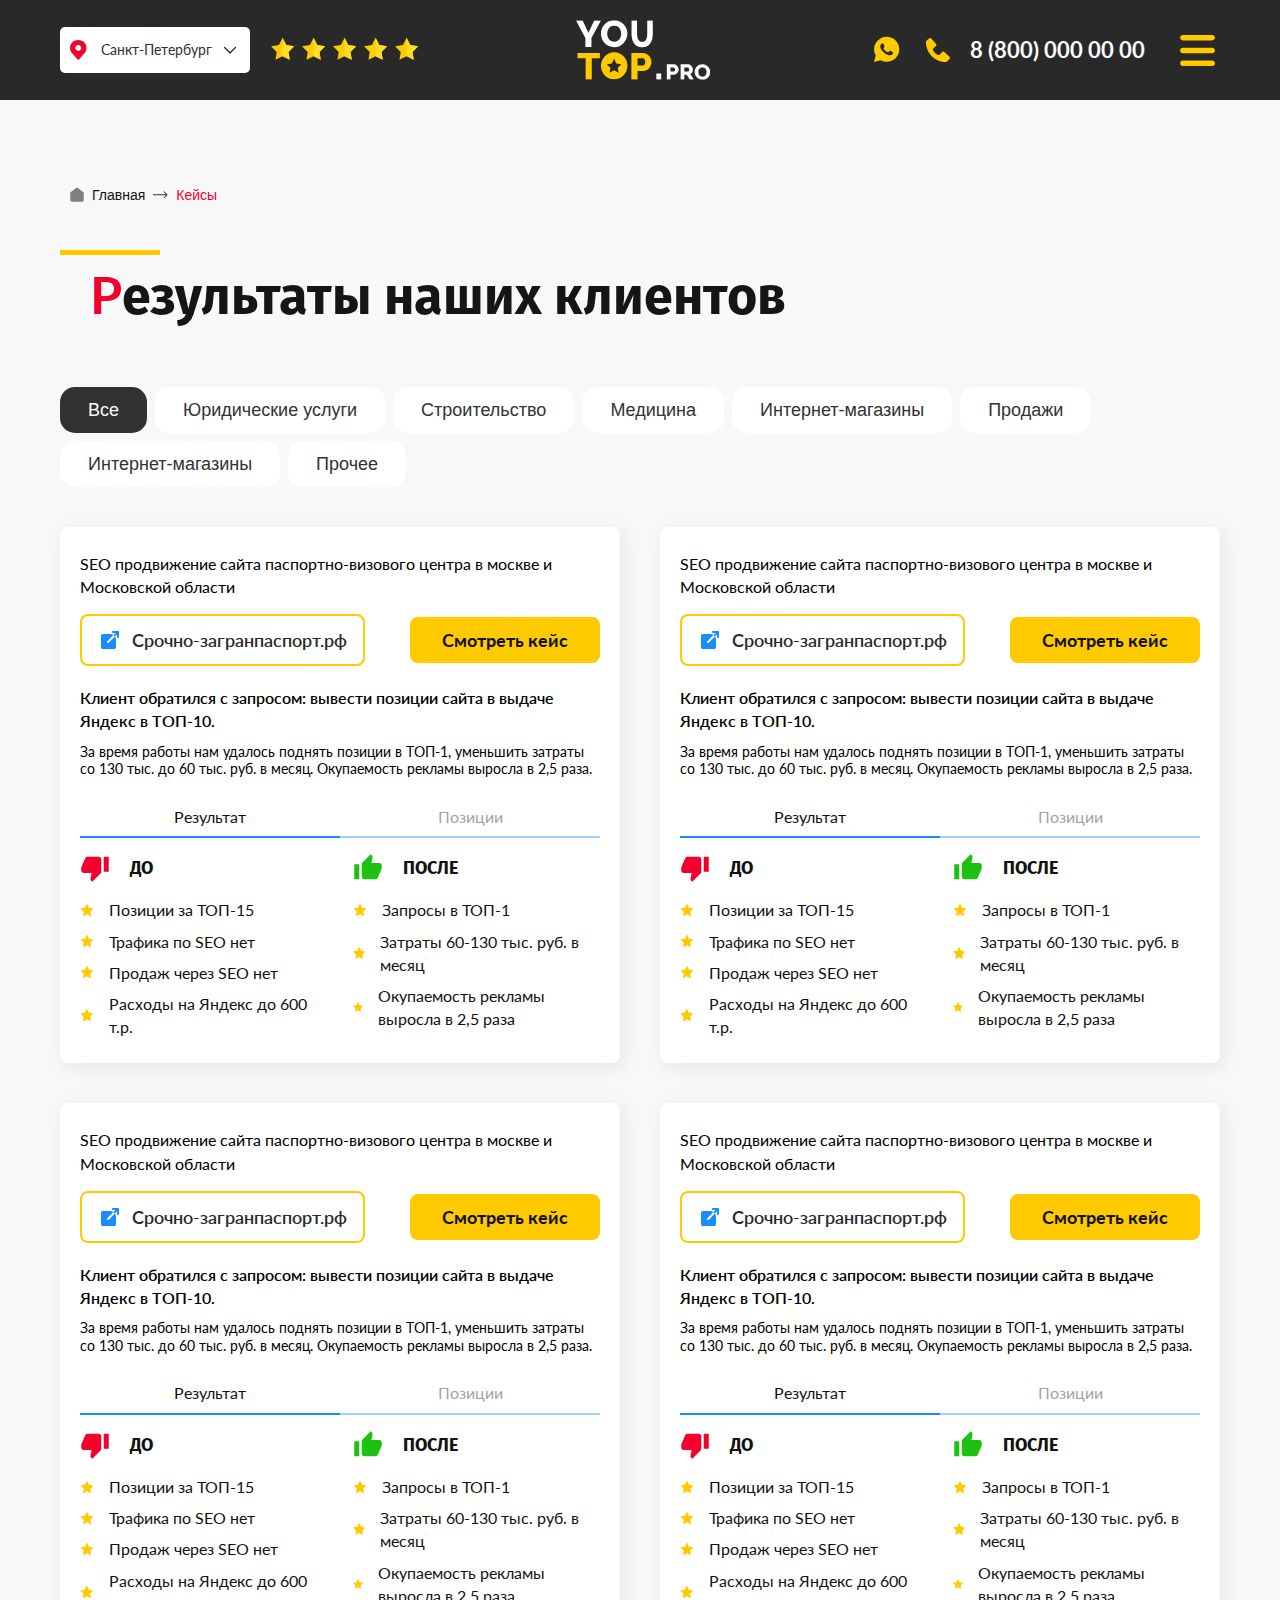
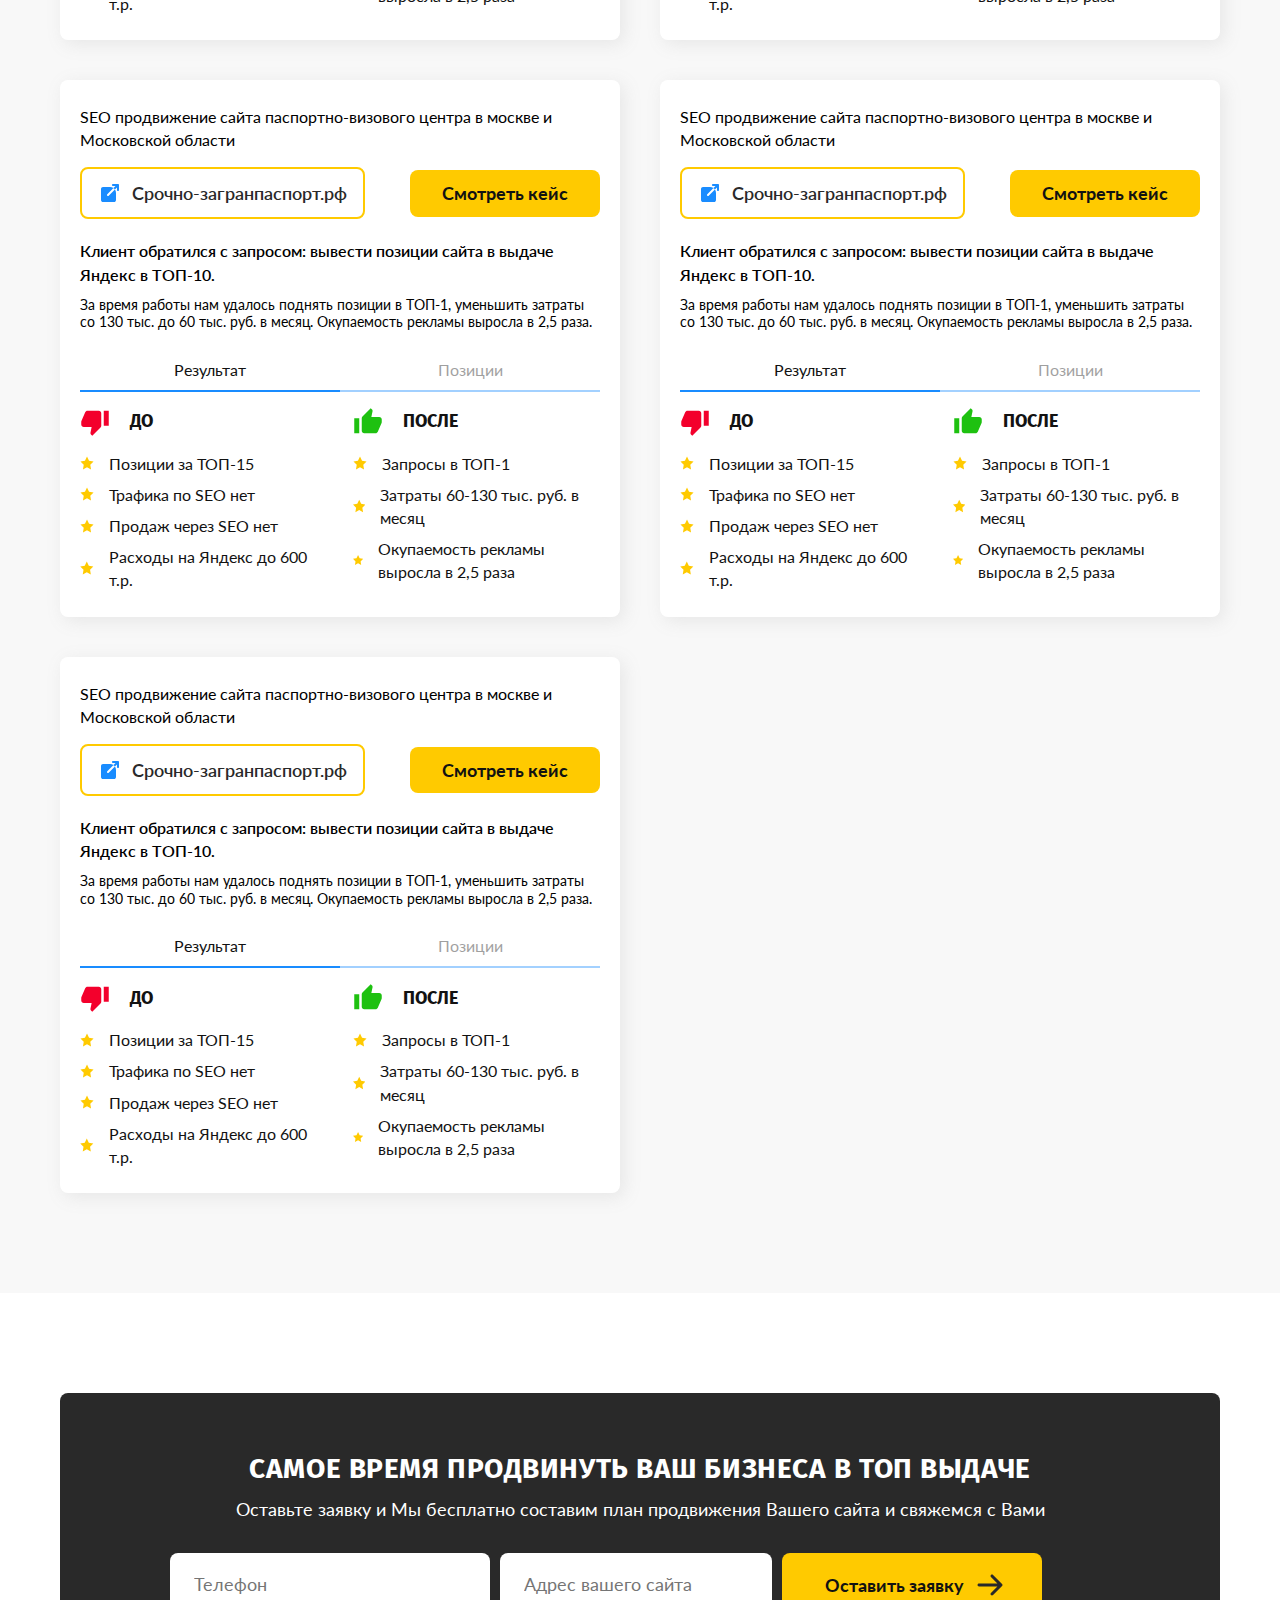
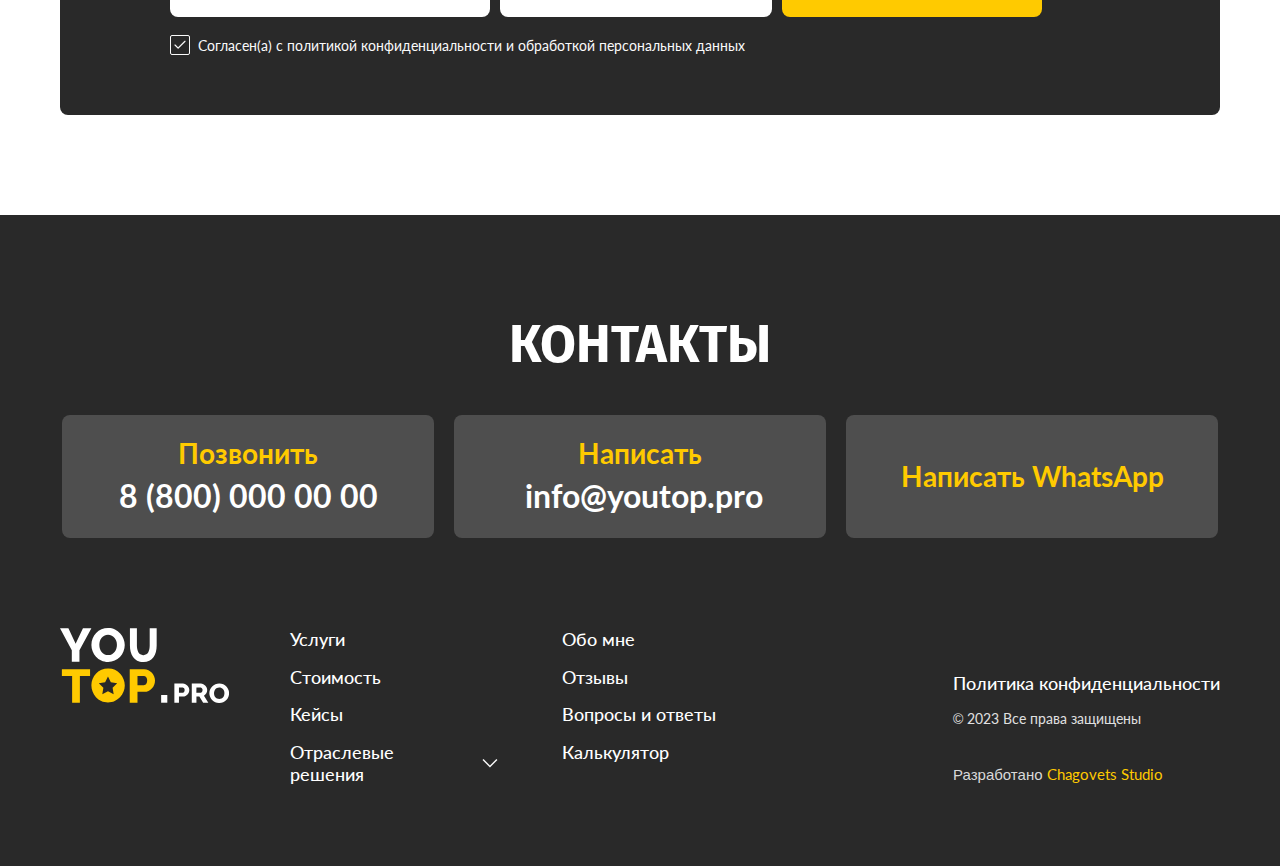
<file: keyses.html>
<!DOCTYPE html>
<html lang="ru">

<head>
  <meta charset="UTF-8">
  <meta http-equiv="X-UA-Compatible" content="IE=edge">
  <meta name="viewport" content="width=device-width, initial-scale=1.0">
  <title>Document</title>
  <link rel="stylesheet" href="./style/swiper-bundle.min.css">
  <link rel="stylesheet" href="style/style.css">
</head>

<body>
  <header class="header popup">
      <div class="container header-top">
          <div class="header_left">
              <div class="header_left_select">
                  <div class="header_left_select_input">
                      <svg class="header_left_select_input_svg" viewBox="0 0 30 30" fill="none"
                          xmlns="http://www.w3.org/2000/svg">
                          <path
                              d="M15.25 5C13.0628 5.00249 10.9658 5.84144 9.41923 7.33282C7.87261 8.8242 7.00259 10.8462 7.00001 12.9554C6.99739 14.6789 7.58124 16.3558 8.66201 17.7286C8.66201 17.7286 8.88701 18.0142 8.92376 18.0555L15.25 25.25L21.5792 18.0518C21.6122 18.0135 21.838 17.7286 21.838 17.7286L21.8387 17.7264C22.919 16.3542 23.5026 14.6781 23.5 12.9554C23.4974 10.8462 22.6274 8.8242 21.0808 7.33282C19.5342 5.84144 17.4372 5.00249 15.25 5ZM15.25 15.8482C14.6567 15.8482 14.0766 15.6786 13.5833 15.3607C13.0899 15.0428 12.7054 14.591 12.4784 14.0624C12.2513 13.5338 12.1919 12.9521 12.3076 12.391C12.4234 11.8298 12.7091 11.3144 13.1287 10.9098C13.5482 10.5052 14.0828 10.2297 14.6647 10.1181C15.2467 10.0065 15.8499 10.0638 16.398 10.2827C16.9462 10.5017 17.4148 10.8724 17.7444 11.3482C18.074 11.8239 18.25 12.3832 18.25 12.9554C18.249 13.7223 17.9326 14.4575 17.3702 14.9999C16.8078 15.5422 16.0453 15.8473 15.25 15.8482Z"
                              fill="#F3002C" />
                      </svg>
                      <p class="header_left_select_input_text">Санкт-Петербург</p>
                      <svg class="header_left_select_input_svg-arr" viewBox="0 0 20 20" fill="none"
                          xmlns="http://www.w3.org/2000/svg">
                          <path d="M10 6.25L16.25 12.5L15.375 13.375L10 8L4.625 13.375L3.75 12.5L10 6.25Z"
                              fill="#121212" />
                      </svg>
                  </div>
                  <div class="header_left_select_menu">
                      <ul class="header_left_select_menu_list">
                          <li class="header_left_select_menu_list_item">Санкт-Петербург</li>
                          <li class="header_left_select_menu_list_item">Москва</li>
                          <li class="header_left_select_menu_list_item">Челябинск</li>
                          <li class="header_left_select_menu_list_item">Ярославль</li>
                          <li class="header_left_select_menu_list_item">Нижний Новгород</li>
                          <li class="header_left_select_menu_list_item">Санкт-Петербург</li>
                          <li class="header_left_select_menu_list_item">Москва</li>
                          <li class="header_left_select_menu_list_item">Челябинск</li>
                          <li class="header_left_select_menu_list_item">Ярославль</li>
                          <li class="header_left_select_menu_list_item">Нижний Новгород</li>
                      </ul>
                  </div>
              </div>
              <div class="header_left_stars">
                  <svg class="header_left_stars_item" viewBox="0 0 27 28" fill="none"
                      xmlns="http://www.w3.org/2000/svg">
                      <path
                          d="M13.0603 0.941406L16.9827 8.60236L25.481 9.96529L19.4068 16.063L20.7367 24.5663L13.0603 20.6739L5.3839 24.5663L6.71376 16.063L0.639648 9.96529L9.13791 8.60236L13.0603 0.941406Z"
                          fill="#FFCA00" />
                      <path
                          d="M17.0222 8.59675L13.0566 0.941406V20.6594L20.8176 24.549L19.4731 16.0519L25.6142 9.95869L17.0222 8.59675Z"
                          fill="#FFDB2E" />
                  </svg>
                  <svg class="header_left_stars_item" viewBox="0 0 27 28" fill="none"
                      xmlns="http://www.w3.org/2000/svg">
                      <path
                          d="M13.0603 0.941406L16.9827 8.60236L25.481 9.96529L19.4068 16.063L20.7367 24.5663L13.0603 20.6739L5.3839 24.5663L6.71376 16.063L0.639648 9.96529L9.13791 8.60236L13.0603 0.941406Z"
                          fill="#FFCA00" />
                      <path
                          d="M17.0222 8.59675L13.0566 0.941406V20.6594L20.8176 24.549L19.4731 16.0519L25.6142 9.95869L17.0222 8.59675Z"
                          fill="#FFDB2E" />
                  </svg>
                  <svg class="header_left_stars_item" viewBox="0 0 27 28" fill="none"
                      xmlns="http://www.w3.org/2000/svg">
                      <path
                          d="M13.0603 0.941406L16.9827 8.60236L25.481 9.96529L19.4068 16.063L20.7367 24.5663L13.0603 20.6739L5.3839 24.5663L6.71376 16.063L0.639648 9.96529L9.13791 8.60236L13.0603 0.941406Z"
                          fill="#FFCA00" />
                      <path
                          d="M17.0222 8.59675L13.0566 0.941406V20.6594L20.8176 24.549L19.4731 16.0519L25.6142 9.95869L17.0222 8.59675Z"
                          fill="#FFDB2E" />
                  </svg>
                  <svg class="header_left_stars_item" viewBox="0 0 27 28" fill="none"
                      xmlns="http://www.w3.org/2000/svg">
                      <path
                          d="M13.0603 0.941406L16.9827 8.60236L25.481 9.96529L19.4068 16.063L20.7367 24.5663L13.0603 20.6739L5.3839 24.5663L6.71376 16.063L0.639648 9.96529L9.13791 8.60236L13.0603 0.941406Z"
                          fill="#FFCA00" />
                      <path
                          d="M17.0222 8.59675L13.0566 0.941406V20.6594L20.8176 24.549L19.4731 16.0519L25.6142 9.95869L17.0222 8.59675Z"
                          fill="#FFDB2E" />
                  </svg>
                  <svg class="header_left_stars_item" viewBox="0 0 27 28" fill="none"
                      xmlns="http://www.w3.org/2000/svg">
                      <path
                          d="M13.0603 0.941406L16.9827 8.60236L25.481 9.96529L19.4068 16.063L20.7367 24.5663L13.0603 20.6739L5.3839 24.5663L6.71376 16.063L0.639648 9.96529L9.13791 8.60236L13.0603 0.941406Z"
                          fill="#FFCA00" />
                      <path
                          d="M17.0222 8.59675L13.0566 0.941406V20.6594L20.8176 24.549L19.4731 16.0519L25.6142 9.95869L17.0222 8.59675Z"
                          fill="#FFDB2E" />
                  </svg>
              </div>
          </div>
          <a href="index.html" class="header_logo">
              <img src="./media/icons/logo.svg " alt="" class="header_logo">
          </a>
          <div class="header_right">
              <div class="header_seti">
                  <a href="" class="header_seti_item">
                      <svg class="header_seti_item_svg" viewBox="0 0 40 40" fill="none"
                          xmlns="http://www.w3.org/2000/svg">
                          <path
                              d="M29.626 10.4444C27.2427 8.06944 24.065 6.75 20.7108 6.75C13.7375 6.75 8.08827 12.3796 8.08827 19.3287C8.08827 21.5278 8.70616 23.7269 9.76539 25.5741L8 32.0833L14.7085 30.3241C16.5621 31.2917 18.5923 31.8194 20.7108 31.8194C27.6841 31.8194 33.3333 26.1898 33.3333 19.2407C33.2451 15.9861 32.0093 12.8194 29.626 10.4444ZM26.8014 23.8148C26.5366 24.5185 25.3008 25.2222 24.6829 25.3102C24.1533 25.3981 23.4472 25.3981 22.741 25.2222C22.2997 25.0463 21.6818 24.8704 20.9756 24.5185C17.7979 23.1991 15.7677 20.0324 15.5912 19.7685C15.4146 19.5926 14.2671 18.0972 14.2671 16.5139C14.2671 14.9306 15.0616 14.2269 15.3264 13.875C15.5912 13.5231 15.9443 13.5231 16.2091 13.5231C16.3856 13.5231 16.6504 13.5231 16.8269 13.5231C17.0035 13.5231 17.2683 13.4352 17.5331 14.0509C17.7979 14.6667 18.4158 16.25 18.5041 16.338C18.5923 16.5139 18.5923 16.6898 18.5041 16.8657C18.4158 17.0417 18.3275 17.2176 18.151 17.3935C17.9744 17.5694 17.7979 17.8333 17.7096 17.9213C17.5331 18.0972 17.3566 18.2731 17.5331 18.537C17.7096 18.8889 18.3275 19.8565 19.2985 20.7361C20.5343 21.7917 21.5052 22.1435 21.8583 22.3194C22.2114 22.4954 22.3879 22.4074 22.5645 22.2315C22.741 22.0556 23.3589 21.3519 23.5354 21C23.712 20.6481 23.9768 20.7361 24.2416 20.8241C24.5064 20.912 26.0952 21.7037 26.36 21.8796C26.7131 22.0556 26.8897 22.1435 26.9779 22.2315C27.0662 22.4954 27.0662 23.1111 26.8014 23.8148Z"
                              fill="#FFCA00" />
                      </svg>
                  </a>
                  <a href="" class="header_seti_item">
                      <svg class="header_seti_item_svg" viewBox="0 0 40 40" fill="none"
                          xmlns="http://www.w3.org/2000/svg">
                          <path
                              d="M31.5591 26.8L26.0827 21.8207C25.8238 21.5854 25.4836 21.4599 25.134 21.4707C24.7843 21.4815 24.4526 21.6278 24.2087 21.8786L20.9848 25.1941C20.2088 25.0459 18.6488 24.5595 17.0429 22.9577C15.437 21.3505 14.9507 19.7864 14.8065 19.0158L18.1193 15.7905C18.3704 15.5468 18.5169 15.215 18.5277 14.8653C18.5385 14.5155 18.4128 14.1753 18.1772 13.9165L13.1993 8.44147C12.9636 8.18194 12.636 8.02451 12.2861 8.00263C11.9362 7.98074 11.5915 8.09612 11.3253 8.32426L8.40185 10.8314C8.16893 11.0652 8.02991 11.3763 8.01116 11.7058C7.99095 12.0426 7.60565 20.0208 13.7921 26.2099C19.189 31.6055 25.9493 32.0002 27.8112 32.0002C28.0833 32.0002 28.2503 31.9921 28.2948 31.9894C28.6242 31.971 28.9352 31.8313 29.1678 31.5974L31.6736 28.6726C31.9027 28.4072 32.0189 28.0628 31.9975 27.713C31.9761 27.3631 31.8188 27.0354 31.5591 26.8Z"
                              fill="#FFCA00" />
                      </svg>
                  </a>
              </div>
              <a href="" class="header_right_phone">8 (800) 000 00 00</a>
              <div class="header_menu_button close">
                  <svg class="header_menu_button_svg close" viewBox="0 0 45 46" fill="none"
                      xmlns="http://www.w3.org/2000/svg">
                      <path
                          d="M37.5 33.3125C38.2223 33.3129 38.9167 33.5911 39.4395 34.0895C39.9622 34.588 40.2731 35.2684 40.3079 35.9898C40.3426 36.7113 40.0984 37.4184 39.6259 37.9648C39.1535 38.5111 38.4889 38.8547 37.77 38.9244L37.5 38.9375H7.5C6.77772 38.9371 6.08326 38.6589 5.56053 38.1605C5.03779 37.662 4.72685 36.9816 4.69214 36.2602C4.65743 35.5387 4.90161 34.8316 5.37408 34.2852C5.84655 33.7389 6.51109 33.3953 7.23 33.3256L7.5 33.3125H37.5ZM37.5 20.1875C38.2459 20.1875 38.9613 20.4838 39.4887 21.0113C40.0162 21.5387 40.3125 22.2541 40.3125 23C40.3125 23.7459 40.0162 24.4613 39.4887 24.9887C38.9613 25.5162 38.2459 25.8125 37.5 25.8125H7.5C6.75408 25.8125 6.03871 25.5162 5.51126 24.9887C4.98382 24.4613 4.6875 23.7459 4.6875 23C4.6875 22.2541 4.98382 21.5387 5.51126 21.0113C6.03871 20.4838 6.75408 20.1875 7.5 20.1875H37.5ZM37.5 7.0625C38.2459 7.0625 38.9613 7.35882 39.4887 7.88626C40.0162 8.41371 40.3125 9.12908 40.3125 9.875C40.3125 10.6209 40.0162 11.3363 39.4887 11.8637C38.9613 12.3912 38.2459 12.6875 37.5 12.6875H7.5C6.75408 12.6875 6.03871 12.3912 5.51126 11.8637C4.98382 11.3363 4.6875 10.6209 4.6875 9.875C4.6875 9.12908 4.98382 8.41371 5.51126 7.88626C6.03871 7.35882 6.75408 7.0625 7.5 7.0625H37.5Z"
                          fill="#FFCA00" />
                  </svg>
                  <svg class="header_menu_button_svg open" viewBox="0 0 45 46" fill="none"
                      xmlns="http://www.w3.org/2000/svg">
                      <rect width="44.5626" height="4.45626" rx="2.22813"
                          transform="matrix(0.710092 -0.704109 0.710092 0.704109 5 36.375)" fill="#FFCA00" />
                      <rect width="44.5626" height="4.45626" rx="2.22813"
                          transform="matrix(0.710092 0.704109 -0.710092 0.704109 8.35645 5.48438)" fill="#FFCA00" />
                  </svg>
              </div>
          </div>
      </div>
      <div class="header-bottom">
          <div class="container ">
              <div class="header-bottom_top">
                  <div class="header-btm-top-flex">
                      <div class="header-bottom_left">
                          <ul class="header-bottom_left_menu">
                              <li class="header-bottom_left_menu_item"><a href=""
                                      class="header-bottom_left_menu_item_href">Услуги</a></li>
                              <li class="header-bottom_left_menu_item"><a href=""
                                      class="header-bottom_left_menu_item_href">Стоимость</a></li>
                              <li class="header-bottom_left_menu_item"><a href="/keyses.html"
                                      class="header-bottom_left_menu_item_href">Кейсы</a></li>
                              <li class="header-bottom_left_menu_item have-child">
                                  <div class="header-bottom_left_menu_item_title">
                                      <p class="header-bottom_left_menu_item_href">Отраслевые решения</p>
                                      <svg class="header-bottom_left_menu_item_title_svg" viewBox="0 0 24 24" fill="none"
                                          xmlns="http://www.w3.org/2000/svg">
                                          <path
                                              d="M12 7.50078L19.5 15.0008L18.45 16.0508L12 9.60078L5.55 16.0508L4.5 15.0008L12 7.50078Z"
                                              fill="#F8F8F8" />
                                      </svg>
                                  </div>
                              </li>
                          </ul>
                      </div>
                      <div class="header-bottom_bottom mob">
                          <div class="header-bottom_left_menu_item_pod-menu">
                              <a href="" class="header-bottom_left_menu_item_pod-menu_item">Автосервисы</a>
                              <a href="" class="header-bottom_left_menu_item_pod-menu_item">Медицинские сайты</a>
                              <a href="" class="header-bottom_left_menu_item_pod-menu_item">Медицинские сайты</a>
                              <a href="" class="header-bottom_left_menu_item_pod-menu_item">Медицинские сайты</a>
                              <a href="" class="header-bottom_left_menu_item_pod-menu_item">Автосервисы</a>
                              <a href="" class="header-bottom_left_menu_item_pod-menu_item">Автосервисы</a>
                              <a href="" class="header-bottom_left_menu_item_pod-menu_item">Автосервисы</a>
                              <a href="" class="header-bottom_left_menu_item_pod-menu_item">Бухгалтерские услуги</a>
                              <a href="" class="header-bottom_left_menu_item_pod-menu_item">Бухгалтерские услуги</a>
                              <a href="" class="header-bottom_left_menu_item_pod-menu_item">Бухгалтерские услуги</a>
                              <a href="" class="header-bottom_left_menu_item_pod-menu_item">Мебель</a>
                              <a href="" class="header-bottom_left_menu_item_pod-menu_item">Мебель</a>
                              <a href="" class="header-bottom_left_menu_item_pod-menu_item">Мебель</a>
                              <a href="" class="header-bottom_left_menu_item_pod-menu_item">Юридические услуги</a>
                              <a href="" class="header-bottom_left_menu_item_pod-menu_item">Юридические услуги</a>
                              <a href="" class="header-bottom_left_menu_item_pod-menu_item">Юридические услуги</a>
                              <a href="" class="header-bottom_left_menu_item_pod-menu_item">Юридические услуги</a>
                          </div>
                      </div>
                      <div class="header-bottom-right">
                          <a href="" class="header-bottom-right_item">Обо мне</a>
                          <a href="" class="header-bottom-right_item">Отзывы</a>
                          <a href="" class="header-bottom-right_item">Вопросы и ответы</a>
                          <a href="" class="header-bottom-right_item">Калькулятор</a>
                      </div>
                  </div>
                  <img src="./media/icons/logl-gray.svg" alt="" class="header-top-logo">
              </div>
              <div class="header-bottom_bottom desk">
                  <div class="header-bottom_left_menu_item_pod-menu">
                      <a href="" class="header-bottom_left_menu_item_pod-menu_item">Автосервисы</a>
                      <a href="" class="header-bottom_left_menu_item_pod-menu_item">Медицинские сайты</a>
                      <a href="" class="header-bottom_left_menu_item_pod-menu_item">Медицинские сайты</a>
                      <a href="" class="header-bottom_left_menu_item_pod-menu_item">Медицинские сайты</a>
                      <a href="" class="header-bottom_left_menu_item_pod-menu_item">Автосервисы</a>
                      <a href="" class="header-bottom_left_menu_item_pod-menu_item">Автосервисы</a>
                      <a href="" class="header-bottom_left_menu_item_pod-menu_item">Автосервисы</a>
                      <a href="" class="header-bottom_left_menu_item_pod-menu_item">Бухгалтерские услуги</a>
                      <a href="" class="header-bottom_left_menu_item_pod-menu_item">Бухгалтерские услуги</a>
                      <a href="" class="header-bottom_left_menu_item_pod-menu_item">Бухгалтерские услуги</a>
                      <a href="" class="header-bottom_left_menu_item_pod-menu_item">Мебель</a>
                      <a href="" class="header-bottom_left_menu_item_pod-menu_item">Мебель</a>
                      <a href="" class="header-bottom_left_menu_item_pod-menu_item">Мебель</a>
                      <a href="" class="header-bottom_left_menu_item_pod-menu_item">Юридические услуги</a>
                      <a href="" class="header-bottom_left_menu_item_pod-menu_item">Юридические услуги</a>
                      <a href="" class="header-bottom_left_menu_item_pod-menu_item">Юридические услуги</a>
                      <a href="" class="header-bottom_left_menu_item_pod-menu_item">Юридические услуги</a>
                  </div>
              </div>
          </div>

      </div>
  </header>

  <main>
    <section class="bred-path">
      <div class="container">
        <div class="bred-path-main">
          <svg class="bred-path-main-svg" viewBox="0 0 18 18" fill="none" xmlns="http://www.w3.org/2000/svg">
            <path fill-rule="evenodd" clip-rule="evenodd"
              d="M8.1 1.9875C8.35964 1.79277 8.67544 1.6875 9 1.6875C9.32456 1.6875 9.64036 1.79277 9.9 1.9875L15.15 5.925C15.3363 6.06472 15.4875 6.2459 15.5916 6.45418C15.6958 6.66246 15.75 6.89213 15.75 7.125V14.25C15.75 14.6478 15.592 15.0294 15.3107 15.3107C15.0294 15.592 14.6478 15.75 14.25 15.75H3.75C3.35218 15.75 2.97064 15.592 2.68934 15.3107C2.40804 15.0294 2.25 14.6478 2.25 14.25V7.125C2.25 6.89213 2.30422 6.66246 2.40836 6.45418C2.5125 6.2459 2.66371 6.06472 2.85 5.925L8.1 1.9875Z"
              fill="#808080" />
          </svg>
          <p class="bred-path-main-text">Главная</p>
        </div>
        <svg class="bread-path-razd" viewBox="0 0 16 8" fill="none" xmlns="http://www.w3.org/2000/svg">
          <path
            d="M15.3536 4.35355C15.5488 4.15829 15.5488 3.84171 15.3536 3.64645L12.1716 0.464466C11.9763 0.269204 11.6597 0.269204 11.4645 0.464466C11.2692 0.659728 11.2692 0.976311 11.4645 1.17157L14.2929 4L11.4645 6.82843C11.2692 7.02369 11.2692 7.34027 11.4645 7.53553C11.6597 7.7308 11.9763 7.7308 12.1716 7.53553L15.3536 4.35355ZM0 4.5H15V3.5H0V4.5Z"
            fill="#303030" />
        </svg>
        <div class="bred-path-sup">Кейсы</div>
      </div>
    </section>
    <section class="keyses">
      <div class="container">
        <div class="section-header">
          <h1 class="h2 keyses-heading"><span>Р</span>езультаты наших клиентов</h1>
        </div>
        <div class="keyses-filters">
          <div class="keyses-filter-item active">Все</div>
          <div class="keyses-filter-item">Юридические услуги</div>
          <div class="keyses-filter-item">Строительство</div>
          <div class="keyses-filter-item">Медицина</div>
          <div class="keyses-filter-item">Интернет-магазины</div>
          <div class="keyses-filter-item">Продажи</div>
          <div class="keyses-filter-item">Интернет-магазины</div>
          <div class="keyses-filter-item">Прочее</div>
        </div>
        <div class="keyses-wrapper">
          <div class="keyses-item" data-filter="Юридические услуги">
            <p class="keyses-item__heading">SEO продвижение сайта паспортно-визового центра в москве и Московской
              области </p>
            <div class="keyses-item-top">
              <div class="keysey-item-top-name">
                <svg class="keysey-item-top-name-svg" viewBox="0 0 24 24" fill="none"
                  xmlns="http://www.w3.org/2000/svg">
                  <path fill-rule="evenodd" clip-rule="evenodd"
                    d="M21 4C21 3.73478 20.8946 3.48043 20.7071 3.29289C20.5196 3.10536 20.2652 3 20 3H15C14.7348 3 14.4804 3.10536 14.2929 3.29289C14.1054 3.48043 14 3.73478 14 4C14 4.26522 14.1054 4.51957 14.2929 4.70711C14.4804 4.89464 14.7348 5 15 5H17.586L15.476 7.11C16.0233 7.49863 16.5016 7.97625 16.891 8.523L19 6.414V9C19 9.26522 19.1054 9.51957 19.2929 9.70711C19.4804 9.89464 19.7348 10 20 10C20.2652 10 20.5196 9.89464 20.7071 9.70711C20.8946 9.51957 21 9.26522 21 9V4ZM15.477 7.11C14.4622 6.38628 13.2464 5.99815 12 6H5C4.46957 6 3.96086 6.21071 3.58579 6.58579C3.21071 6.96086 3 7.46957 3 8V19C3 19.5304 3.21071 20.0391 3.58579 20.4142C3.96086 20.7893 4.46957 21 5 21H16C16.5304 21 17.0391 20.7893 17.4142 20.4142C17.7893 20.0391 18 19.5304 18 19V12C18 10.704 17.59 9.504 16.89 8.523L10.707 14.707C10.5184 14.8892 10.2658 14.99 10.0036 14.9877C9.7414 14.9854 9.49059 14.8802 9.30518 14.6948C9.11977 14.5094 9.0146 14.2586 9.01233 13.9964C9.01005 13.7342 9.11084 13.4816 9.293 13.293L15.477 7.11Z"
                    fill="#198CFF" />
                </svg>
                <p class="keysey-item-top-name-text">Срочно-загранпаспорт.рф</p>
              </div>
              <a href="" class="keyses-item-top-href">Смотреть кейс</a>
            </div>
            <div class="keyses-item-info">
              <p class="keyses-item-info__heading">Клиент обратился с запросом: вывести позиции сайта в выдаче Яндекс в
                ТОП-10.</p>
              <p class="keyses-item-info__text">За время работы нам удалось поднять позиции в ТОП-1, уменьшить затраты
                со 130 тыс. до 60 тыс. руб. в месяц. Окупаемость рекламы выросла в 2,5 раза.</p>
            </div>
            <div class="keys-item-tabs">
              <div class="keys-item-tabs_tab active">Результат</div>
              <div class="keys-item-tabs_tab">Позиции</div>
            </div>
            <div class="keyses-item-tab-result keyses-item-tab-block active" data-tab="Результат">
              <div class="keys-item-left__positons">
                <div class="keys-item-left__positons-item">
                  <div class="keys-item-left__positons-item-heading">
                    <svg class="keys-item-left__positons-item-heading-svg" viewBox="0 0 30 30" fill="none"
                      xmlns="http://www.w3.org/2000/svg">
                      <path
                        d="M23.75 18.75H28.75V3.75H23.75M18.75 3.75H7.5C6.4625 3.75 5.575 4.375 5.2 5.275L1.425 14.0875C1.3125 14.375 1.25 14.675 1.25 15V17.5C1.25 18.163 1.51339 18.7989 1.98223 19.2678C2.45107 19.7366 3.08696 20 3.75 20H11.6375L10.45 25.7125C10.425 25.8375 10.4125 25.9625 10.4125 26.1C10.4125 26.625 10.625 27.0875 10.9625 27.425L12.2875 28.75L20.5125 20.5125C20.975 20.0625 21.25 19.4375 21.25 18.75V6.25C21.25 5.58696 20.9866 4.95107 20.5178 4.48223C20.0489 4.01339 19.413 3.75 18.75 3.75Z"
                        fill="#F3002C" />
                    </svg>
                    <p class="keys-item-left__positons-item-heading-text">ДО</p>
                  </div>
                  <div class="keys-item-left__positons-item-list">
                    <div class="keys-item-left__positons-item-list__item">
                      <svg class="keys-item-left__positons-item-list__item__svg" viewBox="0 0 14 15" fill="none"
                        xmlns="http://www.w3.org/2000/svg">
                        <path
                          d="M7.00781 0.5L9.17163 5.10374L14.0078 5.84831L10.5078 9.43483L11.3354 14.5L7.00781 12.109L2.68018 14.5L3.50781 9.43483L0.0078125 5.84831L4.84399 5.10374L7.00781 0.5Z"
                          fill="#FFCA00" />
                      </svg>
                      <p class="keys-item-left__positons-item-list__item__text Text_16">
                        Позиции за ТОП-15</p>
                    </div>
                    <div class="keys-item-left__positons-item-list__item">
                      <svg class="keys-item-left__positons-item-list__item__svg" viewBox="0 0 14 15" fill="none"
                        xmlns="http://www.w3.org/2000/svg">
                        <path
                          d="M7.00781 0.5L9.17163 5.10374L14.0078 5.84831L10.5078 9.43483L11.3354 14.5L7.00781 12.109L2.68018 14.5L3.50781 9.43483L0.0078125 5.84831L4.84399 5.10374L7.00781 0.5Z"
                          fill="#FFCA00" />
                      </svg>
                      <p class="keys-item-left__positons-item-list__item__text Text_16">
                        Трафика по SEO нет</p>
                    </div>
                    <div class="keys-item-left__positons-item-list__item">
                      <svg class="keys-item-left__positons-item-list__item__svg" viewBox="0 0 14 15" fill="none"
                        xmlns="http://www.w3.org/2000/svg">
                        <path
                          d="M7.00781 0.5L9.17163 5.10374L14.0078 5.84831L10.5078 9.43483L11.3354 14.5L7.00781 12.109L2.68018 14.5L3.50781 9.43483L0.0078125 5.84831L4.84399 5.10374L7.00781 0.5Z"
                          fill="#FFCA00" />
                      </svg>
                      <p class="keys-item-left__positons-item-list__item__text Text_16">
                        Продаж
                        через SEO нет</p>
                    </div>
                    <div class="keys-item-left__positons-item-list__item">
                      <svg class="keys-item-left__positons-item-list__item__svg" viewBox="0 0 14 15" fill="none"
                        xmlns="http://www.w3.org/2000/svg">
                        <path
                          d="M7.00781 0.5L9.17163 5.10374L14.0078 5.84831L10.5078 9.43483L11.3354 14.5L7.00781 12.109L2.68018 14.5L3.50781 9.43483L0.0078125 5.84831L4.84399 5.10374L7.00781 0.5Z"
                          fill="#FFCA00" />
                      </svg>
                      <p class="keys-item-left__positons-item-list__item__text Text_16">
                        Расходы на Яндекс до 600 т.р.</p>
                    </div>
                  </div>
                </div>
                <div class="keys-item-left__positons-item">
                  <div class="keys-item-left__positons-item-heading">
                    <svg class="keys-item-left__positons-item-heading-svg" viewBox="0 0 30 30" fill="none"
                      xmlns="http://www.w3.org/2000/svg">
                      <path
                        d="M28.75 12.5C28.75 11.837 28.4866 11.2011 28.0178 10.7322C27.5489 10.2634 26.913 10 26.25 10H18.35L19.55 4.2875C19.575 4.1625 19.5875 4.025 19.5875 3.8875C19.5875 3.375 19.375 2.9 19.0375 2.5625L17.7125 1.25L9.4875 9.475C9.025 9.9375 8.75 10.5625 8.75 11.25V23.75C8.75 24.413 9.01339 25.0489 9.48223 25.5178C9.95107 25.9866 10.587 26.25 11.25 26.25H22.5C23.5375 26.25 24.425 25.625 24.8 24.725L28.575 15.9125C28.6875 15.625 28.75 15.325 28.75 15V12.5ZM1.25 26.25H6.25V11.25H1.25V26.25Z"
                        fill="#1EC110" />
                    </svg>
                    <p class="keys-item-left__positons-item-heading-text">ПОСЛЕ</p>
                  </div>
                  <div class="keys-item-left__positons-item-list">
                    <div class="keys-item-left__positons-item-list__item">
                      <svg class="keys-item-left__positons-item-list__item__svg" viewBox="0 0 14 15" fill="none"
                        xmlns="http://www.w3.org/2000/svg">
                        <path
                          d="M7.00781 0.5L9.17163 5.10374L14.0078 5.84831L10.5078 9.43483L11.3354 14.5L7.00781 12.109L2.68018 14.5L3.50781 9.43483L0.0078125 5.84831L4.84399 5.10374L7.00781 0.5Z"
                          fill="#FFCA00" />
                      </svg>
                      <p class="keys-item-left__positons-item-list__item__text Text_16">
                        Запросы в ТОП-1</p>
                    </div>
                    <div class="keys-item-left__positons-item-list__item">
                      <svg class="keys-item-left__positons-item-list__item__svg" viewBox="0 0 14 15" fill="none"
                        xmlns="http://www.w3.org/2000/svg">
                        <path
                          d="M7.00781 0.5L9.17163 5.10374L14.0078 5.84831L10.5078 9.43483L11.3354 14.5L7.00781 12.109L2.68018 14.5L3.50781 9.43483L0.0078125 5.84831L4.84399 5.10374L7.00781 0.5Z"
                          fill="#FFCA00" />
                      </svg>
                      <p class="keys-item-left__positons-item-list__item__text Text_16">
                        Затраты 60-130 тыс. руб. в месяц</p>
                    </div>
                    <div class="keys-item-left__positons-item-list__item">
                      <svg class="keys-item-left__positons-item-list__item__svg" viewBox="0 0 14 15" fill="none"
                        xmlns="http://www.w3.org/2000/svg">
                        <path
                          d="M7.00781 0.5L9.17163 5.10374L14.0078 5.84831L10.5078 9.43483L11.3354 14.5L7.00781 12.109L2.68018 14.5L3.50781 9.43483L0.0078125 5.84831L4.84399 5.10374L7.00781 0.5Z"
                          fill="#FFCA00" />
                      </svg>
                      <p class="keys-item-left__positons-item-list__item__text Text_16">
                        Окупаемость рекламы выросла в 2,5 раза</p>
                    </div>
                  </div>
                </div>
              </div>
            </div>
            <div class="keyses-item-tab-position keyses-item-tab-block " data-tab="Позиции">
              <div class="keys-item__left__top-ya "><span>Я</span>ндекс</div>
              <div class="keys-item-left__zaprosi">
                <div class="keys-item__zaprosi-item heading">
                    <div class="keys-item-zapros__hading">Запрос</div>
                    <div class="keys-item-zapros__hading">Частота</div>
                    <div class="keys-item-zapros__hading"> ДО</div>
                    <div class="keys-item-zapros__hading">ПОСЛЕ</div>
                </div>
                <div class="keys-item__zaprosi-item">
                    <div class="keys-item-zapros__text">загранпаспорт срочно</div>
                    <div class="keys-item-zapros__text">2731</div>
                    <div class="keys-item-zapros__text"> 22</div>
                    <div class="keys-item-zapros__text">2</div>
                </div>
                <div class="keys-item__zaprosi-item">
                    <div class="keys-item-zapros__text">загранпаспорт срочно москва
                        официально</div>
                    <div class="keys-item-zapros__text">2431</div>
                    <div class="keys-item-zapros__text"> 14</div>
                    <div class="keys-item-zapros__text">3</div>
                </div>
                <div class="keys-item__zaprosi-item">
                    <div class="keys-item-zapros__text">срочный загранпаспорт</div>
                    <div class="keys-item-zapros__text">718</div>
                    <div class="keys-item-zapros__text"> 27</div>
                    <div class="keys-item-zapros__text">8</div>
                </div>
                <div class="keys-item__zaprosi-item">
                    <div class="keys-item-zapros__text">загранпаспорт срочно москва
                    </div>
                    <div class="keys-item-zapros__text">626</div>
                    <div class="keys-item-zapros__text"> п/а</div>
                    <div class="keys-item-zapros__text">3</div>
                </div>
                <div class="keys-item__zaprosi-item">
                    <div class="keys-item-zapros__text">сделать загранпаспорт в москве
                        срочно</div>
                    <div class="keys-item-zapros__text">586</div>
                    <div class="keys-item-zapros__text"> 10</div>
                    <div class="keys-item-zapros__text">1</div>
                </div>
                <div class="keys-item__zaprosi-item">
                    <div class="keys-item-zapros__text">сделать загранпаспорт быстро
                    </div>
                    <div class="keys-item-zapros__text">565</div>
                    <div class="keys-item-zapros__text"> 22</div>
                    <div class="keys-item-zapros__text">1</div>
                </div>
                <div class="keys-item__zaprosi-item">
                    <div class="keys-item-zapros__text">загранпаспорт быстро</div>
                    <div class="keys-item-zapros__text">565</div>
                    <div class="keys-item-zapros__text"> 22</div>
                    <div class="keys-item-zapros__text">1</div>
                </div>
                <div class="keys-item__zaprosi-item">
                    <div class="keys-item-zapros__text">срочный загранпаспорт москва
                    </div>
                    <div class="keys-item-zapros__text">565</div>
                    <div class="keys-item-zapros__text"> 22</div>
                    <div class="keys-item-zapros__text">1</div>
                </div>
                <div class="keys-item__zaprosi-item">
                    <div class="keys-item-zapros__text">срочно загранпаспорт москва
                    </div>
                    <div class="keys-item-zapros__text">565</div>
                    <div class="keys-item-zapros__text"> 22</div>
                    <div class="keys-item-zapros__text">1</div>
                </div>
                <div class="keys-item__zaprosi-item">
                    <div class="keys-item-zapros__text">загранпаспорт срочно москва
                        официально</div>
                    <div class="keys-item-zapros__text">565</div>
                    <div class="keys-item-zapros__text"> 22</div>
                    <div class="keys-item-zapros__text">1</div>
                </div>
            </div>
            </div>
            <a href="" class="keyses-item-top-href mob-s">Смотреть кейс</a>
          </div>
          <div class="keyses-item" data-filter="Юридические услуги">
            <p class="keyses-item__heading">SEO продвижение сайта паспортно-визового центра в москве и Московской
              области </p>
            <div class="keyses-item-top">
              <div class="keysey-item-top-name">
                <svg class="keysey-item-top-name-svg" viewBox="0 0 24 24" fill="none"
                  xmlns="http://www.w3.org/2000/svg">
                  <path fill-rule="evenodd" clip-rule="evenodd"
                    d="M21 4C21 3.73478 20.8946 3.48043 20.7071 3.29289C20.5196 3.10536 20.2652 3 20 3H15C14.7348 3 14.4804 3.10536 14.2929 3.29289C14.1054 3.48043 14 3.73478 14 4C14 4.26522 14.1054 4.51957 14.2929 4.70711C14.4804 4.89464 14.7348 5 15 5H17.586L15.476 7.11C16.0233 7.49863 16.5016 7.97625 16.891 8.523L19 6.414V9C19 9.26522 19.1054 9.51957 19.2929 9.70711C19.4804 9.89464 19.7348 10 20 10C20.2652 10 20.5196 9.89464 20.7071 9.70711C20.8946 9.51957 21 9.26522 21 9V4ZM15.477 7.11C14.4622 6.38628 13.2464 5.99815 12 6H5C4.46957 6 3.96086 6.21071 3.58579 6.58579C3.21071 6.96086 3 7.46957 3 8V19C3 19.5304 3.21071 20.0391 3.58579 20.4142C3.96086 20.7893 4.46957 21 5 21H16C16.5304 21 17.0391 20.7893 17.4142 20.4142C17.7893 20.0391 18 19.5304 18 19V12C18 10.704 17.59 9.504 16.89 8.523L10.707 14.707C10.5184 14.8892 10.2658 14.99 10.0036 14.9877C9.7414 14.9854 9.49059 14.8802 9.30518 14.6948C9.11977 14.5094 9.0146 14.2586 9.01233 13.9964C9.01005 13.7342 9.11084 13.4816 9.293 13.293L15.477 7.11Z"
                    fill="#198CFF" />
                </svg>
                <p class="keysey-item-top-name-text">Срочно-загранпаспорт.рф</p>
              </div>
              <a href="" class="keyses-item-top-href">Смотреть кейс</a>
            </div>
            <div class="keyses-item-info">
              <p class="keyses-item-info__heading">Клиент обратился с запросом: вывести позиции сайта в выдаче Яндекс в
                ТОП-10.</p>
              <p class="keyses-item-info__text">За время работы нам удалось поднять позиции в ТОП-1, уменьшить затраты
                со 130 тыс. до 60 тыс. руб. в месяц. Окупаемость рекламы выросла в 2,5 раза.</p>
            </div>
            <div class="keys-item-tabs">
              <div class="keys-item-tabs_tab active">Результат</div>
              <div class="keys-item-tabs_tab">Позиции</div>
            </div>
            <div class="keyses-item-tab-result keyses-item-tab-block active" data-tab="Результат">
              <div class="keys-item-left__positons">
                <div class="keys-item-left__positons-item">
                  <div class="keys-item-left__positons-item-heading">
                    <svg class="keys-item-left__positons-item-heading-svg" viewBox="0 0 30 30" fill="none"
                      xmlns="http://www.w3.org/2000/svg">
                      <path
                        d="M23.75 18.75H28.75V3.75H23.75M18.75 3.75H7.5C6.4625 3.75 5.575 4.375 5.2 5.275L1.425 14.0875C1.3125 14.375 1.25 14.675 1.25 15V17.5C1.25 18.163 1.51339 18.7989 1.98223 19.2678C2.45107 19.7366 3.08696 20 3.75 20H11.6375L10.45 25.7125C10.425 25.8375 10.4125 25.9625 10.4125 26.1C10.4125 26.625 10.625 27.0875 10.9625 27.425L12.2875 28.75L20.5125 20.5125C20.975 20.0625 21.25 19.4375 21.25 18.75V6.25C21.25 5.58696 20.9866 4.95107 20.5178 4.48223C20.0489 4.01339 19.413 3.75 18.75 3.75Z"
                        fill="#F3002C" />
                    </svg>
                    <p class="keys-item-left__positons-item-heading-text">ДО</p>
                  </div>
                  <div class="keys-item-left__positons-item-list">
                    <div class="keys-item-left__positons-item-list__item">
                      <svg class="keys-item-left__positons-item-list__item__svg" viewBox="0 0 14 15" fill="none"
                        xmlns="http://www.w3.org/2000/svg">
                        <path
                          d="M7.00781 0.5L9.17163 5.10374L14.0078 5.84831L10.5078 9.43483L11.3354 14.5L7.00781 12.109L2.68018 14.5L3.50781 9.43483L0.0078125 5.84831L4.84399 5.10374L7.00781 0.5Z"
                          fill="#FFCA00" />
                      </svg>
                      <p class="keys-item-left__positons-item-list__item__text Text_16">
                        Позиции за ТОП-15</p>
                    </div>
                    <div class="keys-item-left__positons-item-list__item">
                      <svg class="keys-item-left__positons-item-list__item__svg" viewBox="0 0 14 15" fill="none"
                        xmlns="http://www.w3.org/2000/svg">
                        <path
                          d="M7.00781 0.5L9.17163 5.10374L14.0078 5.84831L10.5078 9.43483L11.3354 14.5L7.00781 12.109L2.68018 14.5L3.50781 9.43483L0.0078125 5.84831L4.84399 5.10374L7.00781 0.5Z"
                          fill="#FFCA00" />
                      </svg>
                      <p class="keys-item-left__positons-item-list__item__text Text_16">
                        Трафика по SEO нет</p>
                    </div>
                    <div class="keys-item-left__positons-item-list__item">
                      <svg class="keys-item-left__positons-item-list__item__svg" viewBox="0 0 14 15" fill="none"
                        xmlns="http://www.w3.org/2000/svg">
                        <path
                          d="M7.00781 0.5L9.17163 5.10374L14.0078 5.84831L10.5078 9.43483L11.3354 14.5L7.00781 12.109L2.68018 14.5L3.50781 9.43483L0.0078125 5.84831L4.84399 5.10374L7.00781 0.5Z"
                          fill="#FFCA00" />
                      </svg>
                      <p class="keys-item-left__positons-item-list__item__text Text_16">
                        Продаж
                        через SEO нет</p>
                    </div>
                    <div class="keys-item-left__positons-item-list__item">
                      <svg class="keys-item-left__positons-item-list__item__svg" viewBox="0 0 14 15" fill="none"
                        xmlns="http://www.w3.org/2000/svg">
                        <path
                          d="M7.00781 0.5L9.17163 5.10374L14.0078 5.84831L10.5078 9.43483L11.3354 14.5L7.00781 12.109L2.68018 14.5L3.50781 9.43483L0.0078125 5.84831L4.84399 5.10374L7.00781 0.5Z"
                          fill="#FFCA00" />
                      </svg>
                      <p class="keys-item-left__positons-item-list__item__text Text_16">
                        Расходы на Яндекс до 600 т.р.</p>
                    </div>
                  </div>
                </div>
                <div class="keys-item-left__positons-item">
                  <div class="keys-item-left__positons-item-heading">
                    <svg class="keys-item-left__positons-item-heading-svg" viewBox="0 0 30 30" fill="none"
                      xmlns="http://www.w3.org/2000/svg">
                      <path
                        d="M28.75 12.5C28.75 11.837 28.4866 11.2011 28.0178 10.7322C27.5489 10.2634 26.913 10 26.25 10H18.35L19.55 4.2875C19.575 4.1625 19.5875 4.025 19.5875 3.8875C19.5875 3.375 19.375 2.9 19.0375 2.5625L17.7125 1.25L9.4875 9.475C9.025 9.9375 8.75 10.5625 8.75 11.25V23.75C8.75 24.413 9.01339 25.0489 9.48223 25.5178C9.95107 25.9866 10.587 26.25 11.25 26.25H22.5C23.5375 26.25 24.425 25.625 24.8 24.725L28.575 15.9125C28.6875 15.625 28.75 15.325 28.75 15V12.5ZM1.25 26.25H6.25V11.25H1.25V26.25Z"
                        fill="#1EC110" />
                    </svg>
                    <p class="keys-item-left__positons-item-heading-text">ПОСЛЕ</p>
                  </div>
                  <div class="keys-item-left__positons-item-list">
                    <div class="keys-item-left__positons-item-list__item">
                      <svg class="keys-item-left__positons-item-list__item__svg" viewBox="0 0 14 15" fill="none"
                        xmlns="http://www.w3.org/2000/svg">
                        <path
                          d="M7.00781 0.5L9.17163 5.10374L14.0078 5.84831L10.5078 9.43483L11.3354 14.5L7.00781 12.109L2.68018 14.5L3.50781 9.43483L0.0078125 5.84831L4.84399 5.10374L7.00781 0.5Z"
                          fill="#FFCA00" />
                      </svg>
                      <p class="keys-item-left__positons-item-list__item__text Text_16">
                        Запросы в ТОП-1</p>
                    </div>
                    <div class="keys-item-left__positons-item-list__item">
                      <svg class="keys-item-left__positons-item-list__item__svg" viewBox="0 0 14 15" fill="none"
                        xmlns="http://www.w3.org/2000/svg">
                        <path
                          d="M7.00781 0.5L9.17163 5.10374L14.0078 5.84831L10.5078 9.43483L11.3354 14.5L7.00781 12.109L2.68018 14.5L3.50781 9.43483L0.0078125 5.84831L4.84399 5.10374L7.00781 0.5Z"
                          fill="#FFCA00" />
                      </svg>
                      <p class="keys-item-left__positons-item-list__item__text Text_16">
                        Затраты 60-130 тыс. руб. в месяц</p>
                    </div>
                    <div class="keys-item-left__positons-item-list__item">
                      <svg class="keys-item-left__positons-item-list__item__svg" viewBox="0 0 14 15" fill="none"
                        xmlns="http://www.w3.org/2000/svg">
                        <path
                          d="M7.00781 0.5L9.17163 5.10374L14.0078 5.84831L10.5078 9.43483L11.3354 14.5L7.00781 12.109L2.68018 14.5L3.50781 9.43483L0.0078125 5.84831L4.84399 5.10374L7.00781 0.5Z"
                          fill="#FFCA00" />
                      </svg>
                      <p class="keys-item-left__positons-item-list__item__text Text_16">
                        Окупаемость рекламы выросла в 2,5 раза</p>
                    </div>
                  </div>
                </div>
              </div>
            </div>
            <div class="keyses-item-tab-position keyses-item-tab-block " data-tab="Позиции">
              <div class="keys-item__left__top-ya "><span>Я</span>ндекс</div>
              <div class="keys-item-left__zaprosi">
                <div class="keys-item__zaprosi-item heading">
                    <div class="keys-item-zapros__hading">Запрос</div>
                    <div class="keys-item-zapros__hading">Частота</div>
                    <div class="keys-item-zapros__hading"> ДО</div>
                    <div class="keys-item-zapros__hading">ПОСЛЕ</div>
                </div>
                <div class="keys-item__zaprosi-item">
                    <div class="keys-item-zapros__text">загранпаспорт срочно</div>
                    <div class="keys-item-zapros__text">2731</div>
                    <div class="keys-item-zapros__text"> 22</div>
                    <div class="keys-item-zapros__text">2</div>
                </div>
                <div class="keys-item__zaprosi-item">
                    <div class="keys-item-zapros__text">загранпаспорт срочно москва
                        официально</div>
                    <div class="keys-item-zapros__text">2431</div>
                    <div class="keys-item-zapros__text"> 14</div>
                    <div class="keys-item-zapros__text">3</div>
                </div>
                <div class="keys-item__zaprosi-item">
                    <div class="keys-item-zapros__text">срочный загранпаспорт</div>
                    <div class="keys-item-zapros__text">718</div>
                    <div class="keys-item-zapros__text"> 27</div>
                    <div class="keys-item-zapros__text">8</div>
                </div>
                <div class="keys-item__zaprosi-item">
                    <div class="keys-item-zapros__text">загранпаспорт срочно москва
                    </div>
                    <div class="keys-item-zapros__text">626</div>
                    <div class="keys-item-zapros__text"> п/а</div>
                    <div class="keys-item-zapros__text">3</div>
                </div>
                <div class="keys-item__zaprosi-item">
                    <div class="keys-item-zapros__text">сделать загранпаспорт в москве
                        срочно</div>
                    <div class="keys-item-zapros__text">586</div>
                    <div class="keys-item-zapros__text"> 10</div>
                    <div class="keys-item-zapros__text">1</div>
                </div>
                <div class="keys-item__zaprosi-item">
                    <div class="keys-item-zapros__text">сделать загранпаспорт быстро
                    </div>
                    <div class="keys-item-zapros__text">565</div>
                    <div class="keys-item-zapros__text"> 22</div>
                    <div class="keys-item-zapros__text">1</div>
                </div>
                <div class="keys-item__zaprosi-item">
                    <div class="keys-item-zapros__text">загранпаспорт быстро</div>
                    <div class="keys-item-zapros__text">565</div>
                    <div class="keys-item-zapros__text"> 22</div>
                    <div class="keys-item-zapros__text">1</div>
                </div>
                <div class="keys-item__zaprosi-item">
                    <div class="keys-item-zapros__text">срочный загранпаспорт москва
                    </div>
                    <div class="keys-item-zapros__text">565</div>
                    <div class="keys-item-zapros__text"> 22</div>
                    <div class="keys-item-zapros__text">1</div>
                </div>
                <div class="keys-item__zaprosi-item">
                    <div class="keys-item-zapros__text">срочно загранпаспорт москва
                    </div>
                    <div class="keys-item-zapros__text">565</div>
                    <div class="keys-item-zapros__text"> 22</div>
                    <div class="keys-item-zapros__text">1</div>
                </div>
                <div class="keys-item__zaprosi-item">
                    <div class="keys-item-zapros__text">загранпаспорт срочно москва
                        официально</div>
                    <div class="keys-item-zapros__text">565</div>
                    <div class="keys-item-zapros__text"> 22</div>
                    <div class="keys-item-zapros__text">1</div>
                </div>
            </div>
            </div>
            <a href="" class="keyses-item-top-href mob-s">Смотреть кейс</a>
          </div>
          <div class="keyses-item" data-filter="Юридические услуги">
            <p class="keyses-item__heading">SEO продвижение сайта паспортно-визового центра в москве и Московской
              области </p>
            <div class="keyses-item-top">
              <div class="keysey-item-top-name">
                <svg class="keysey-item-top-name-svg" viewBox="0 0 24 24" fill="none"
                  xmlns="http://www.w3.org/2000/svg">
                  <path fill-rule="evenodd" clip-rule="evenodd"
                    d="M21 4C21 3.73478 20.8946 3.48043 20.7071 3.29289C20.5196 3.10536 20.2652 3 20 3H15C14.7348 3 14.4804 3.10536 14.2929 3.29289C14.1054 3.48043 14 3.73478 14 4C14 4.26522 14.1054 4.51957 14.2929 4.70711C14.4804 4.89464 14.7348 5 15 5H17.586L15.476 7.11C16.0233 7.49863 16.5016 7.97625 16.891 8.523L19 6.414V9C19 9.26522 19.1054 9.51957 19.2929 9.70711C19.4804 9.89464 19.7348 10 20 10C20.2652 10 20.5196 9.89464 20.7071 9.70711C20.8946 9.51957 21 9.26522 21 9V4ZM15.477 7.11C14.4622 6.38628 13.2464 5.99815 12 6H5C4.46957 6 3.96086 6.21071 3.58579 6.58579C3.21071 6.96086 3 7.46957 3 8V19C3 19.5304 3.21071 20.0391 3.58579 20.4142C3.96086 20.7893 4.46957 21 5 21H16C16.5304 21 17.0391 20.7893 17.4142 20.4142C17.7893 20.0391 18 19.5304 18 19V12C18 10.704 17.59 9.504 16.89 8.523L10.707 14.707C10.5184 14.8892 10.2658 14.99 10.0036 14.9877C9.7414 14.9854 9.49059 14.8802 9.30518 14.6948C9.11977 14.5094 9.0146 14.2586 9.01233 13.9964C9.01005 13.7342 9.11084 13.4816 9.293 13.293L15.477 7.11Z"
                    fill="#198CFF" />
                </svg>
                <p class="keysey-item-top-name-text">Срочно-загранпаспорт.рф</p>
              </div>
              <a href="" class="keyses-item-top-href">Смотреть кейс</a>
            </div>
            <div class="keyses-item-info">
              <p class="keyses-item-info__heading">Клиент обратился с запросом: вывести позиции сайта в выдаче Яндекс в
                ТОП-10.</p>
              <p class="keyses-item-info__text">За время работы нам удалось поднять позиции в ТОП-1, уменьшить затраты
                со 130 тыс. до 60 тыс. руб. в месяц. Окупаемость рекламы выросла в 2,5 раза.</p>
            </div>
            <div class="keys-item-tabs">
              <div class="keys-item-tabs_tab active">Результат</div>
              <div class="keys-item-tabs_tab">Позиции</div>
            </div>
            <div class="keyses-item-tab-result keyses-item-tab-block active" data-tab="Результат">
              <div class="keys-item-left__positons">
                <div class="keys-item-left__positons-item">
                  <div class="keys-item-left__positons-item-heading">
                    <svg class="keys-item-left__positons-item-heading-svg" viewBox="0 0 30 30" fill="none"
                      xmlns="http://www.w3.org/2000/svg">
                      <path
                        d="M23.75 18.75H28.75V3.75H23.75M18.75 3.75H7.5C6.4625 3.75 5.575 4.375 5.2 5.275L1.425 14.0875C1.3125 14.375 1.25 14.675 1.25 15V17.5C1.25 18.163 1.51339 18.7989 1.98223 19.2678C2.45107 19.7366 3.08696 20 3.75 20H11.6375L10.45 25.7125C10.425 25.8375 10.4125 25.9625 10.4125 26.1C10.4125 26.625 10.625 27.0875 10.9625 27.425L12.2875 28.75L20.5125 20.5125C20.975 20.0625 21.25 19.4375 21.25 18.75V6.25C21.25 5.58696 20.9866 4.95107 20.5178 4.48223C20.0489 4.01339 19.413 3.75 18.75 3.75Z"
                        fill="#F3002C" />
                    </svg>
                    <p class="keys-item-left__positons-item-heading-text">ДО</p>
                  </div>
                  <div class="keys-item-left__positons-item-list">
                    <div class="keys-item-left__positons-item-list__item">
                      <svg class="keys-item-left__positons-item-list__item__svg" viewBox="0 0 14 15" fill="none"
                        xmlns="http://www.w3.org/2000/svg">
                        <path
                          d="M7.00781 0.5L9.17163 5.10374L14.0078 5.84831L10.5078 9.43483L11.3354 14.5L7.00781 12.109L2.68018 14.5L3.50781 9.43483L0.0078125 5.84831L4.84399 5.10374L7.00781 0.5Z"
                          fill="#FFCA00" />
                      </svg>
                      <p class="keys-item-left__positons-item-list__item__text Text_16">
                        Позиции за ТОП-15</p>
                    </div>
                    <div class="keys-item-left__positons-item-list__item">
                      <svg class="keys-item-left__positons-item-list__item__svg" viewBox="0 0 14 15" fill="none"
                        xmlns="http://www.w3.org/2000/svg">
                        <path
                          d="M7.00781 0.5L9.17163 5.10374L14.0078 5.84831L10.5078 9.43483L11.3354 14.5L7.00781 12.109L2.68018 14.5L3.50781 9.43483L0.0078125 5.84831L4.84399 5.10374L7.00781 0.5Z"
                          fill="#FFCA00" />
                      </svg>
                      <p class="keys-item-left__positons-item-list__item__text Text_16">
                        Трафика по SEO нет</p>
                    </div>
                    <div class="keys-item-left__positons-item-list__item">
                      <svg class="keys-item-left__positons-item-list__item__svg" viewBox="0 0 14 15" fill="none"
                        xmlns="http://www.w3.org/2000/svg">
                        <path
                          d="M7.00781 0.5L9.17163 5.10374L14.0078 5.84831L10.5078 9.43483L11.3354 14.5L7.00781 12.109L2.68018 14.5L3.50781 9.43483L0.0078125 5.84831L4.84399 5.10374L7.00781 0.5Z"
                          fill="#FFCA00" />
                      </svg>
                      <p class="keys-item-left__positons-item-list__item__text Text_16">
                        Продаж
                        через SEO нет</p>
                    </div>
                    <div class="keys-item-left__positons-item-list__item">
                      <svg class="keys-item-left__positons-item-list__item__svg" viewBox="0 0 14 15" fill="none"
                        xmlns="http://www.w3.org/2000/svg">
                        <path
                          d="M7.00781 0.5L9.17163 5.10374L14.0078 5.84831L10.5078 9.43483L11.3354 14.5L7.00781 12.109L2.68018 14.5L3.50781 9.43483L0.0078125 5.84831L4.84399 5.10374L7.00781 0.5Z"
                          fill="#FFCA00" />
                      </svg>
                      <p class="keys-item-left__positons-item-list__item__text Text_16">
                        Расходы на Яндекс до 600 т.р.</p>
                    </div>
                  </div>
                </div>
                <div class="keys-item-left__positons-item">
                  <div class="keys-item-left__positons-item-heading">
                    <svg class="keys-item-left__positons-item-heading-svg" viewBox="0 0 30 30" fill="none"
                      xmlns="http://www.w3.org/2000/svg">
                      <path
                        d="M28.75 12.5C28.75 11.837 28.4866 11.2011 28.0178 10.7322C27.5489 10.2634 26.913 10 26.25 10H18.35L19.55 4.2875C19.575 4.1625 19.5875 4.025 19.5875 3.8875C19.5875 3.375 19.375 2.9 19.0375 2.5625L17.7125 1.25L9.4875 9.475C9.025 9.9375 8.75 10.5625 8.75 11.25V23.75C8.75 24.413 9.01339 25.0489 9.48223 25.5178C9.95107 25.9866 10.587 26.25 11.25 26.25H22.5C23.5375 26.25 24.425 25.625 24.8 24.725L28.575 15.9125C28.6875 15.625 28.75 15.325 28.75 15V12.5ZM1.25 26.25H6.25V11.25H1.25V26.25Z"
                        fill="#1EC110" />
                    </svg>
                    <p class="keys-item-left__positons-item-heading-text">ПОСЛЕ</p>
                  </div>
                  <div class="keys-item-left__positons-item-list">
                    <div class="keys-item-left__positons-item-list__item">
                      <svg class="keys-item-left__positons-item-list__item__svg" viewBox="0 0 14 15" fill="none"
                        xmlns="http://www.w3.org/2000/svg">
                        <path
                          d="M7.00781 0.5L9.17163 5.10374L14.0078 5.84831L10.5078 9.43483L11.3354 14.5L7.00781 12.109L2.68018 14.5L3.50781 9.43483L0.0078125 5.84831L4.84399 5.10374L7.00781 0.5Z"
                          fill="#FFCA00" />
                      </svg>
                      <p class="keys-item-left__positons-item-list__item__text Text_16">
                        Запросы в ТОП-1</p>
                    </div>
                    <div class="keys-item-left__positons-item-list__item">
                      <svg class="keys-item-left__positons-item-list__item__svg" viewBox="0 0 14 15" fill="none"
                        xmlns="http://www.w3.org/2000/svg">
                        <path
                          d="M7.00781 0.5L9.17163 5.10374L14.0078 5.84831L10.5078 9.43483L11.3354 14.5L7.00781 12.109L2.68018 14.5L3.50781 9.43483L0.0078125 5.84831L4.84399 5.10374L7.00781 0.5Z"
                          fill="#FFCA00" />
                      </svg>
                      <p class="keys-item-left__positons-item-list__item__text Text_16">
                        Затраты 60-130 тыс. руб. в месяц</p>
                    </div>
                    <div class="keys-item-left__positons-item-list__item">
                      <svg class="keys-item-left__positons-item-list__item__svg" viewBox="0 0 14 15" fill="none"
                        xmlns="http://www.w3.org/2000/svg">
                        <path
                          d="M7.00781 0.5L9.17163 5.10374L14.0078 5.84831L10.5078 9.43483L11.3354 14.5L7.00781 12.109L2.68018 14.5L3.50781 9.43483L0.0078125 5.84831L4.84399 5.10374L7.00781 0.5Z"
                          fill="#FFCA00" />
                      </svg>
                      <p class="keys-item-left__positons-item-list__item__text Text_16">
                        Окупаемость рекламы выросла в 2,5 раза</p>
                    </div>
                  </div>
                </div>
              </div>
            </div>
            <div class="keyses-item-tab-position keyses-item-tab-block " data-tab="Позиции">
              <div class="keys-item__left__top-ya "><span>Я</span>ндекс</div>
              <div class="keys-item-left__zaprosi">
                <div class="keys-item__zaprosi-item heading">
                    <div class="keys-item-zapros__hading">Запрос</div>
                    <div class="keys-item-zapros__hading">Частота</div>
                    <div class="keys-item-zapros__hading"> ДО</div>
                    <div class="keys-item-zapros__hading">ПОСЛЕ</div>
                </div>
                <div class="keys-item__zaprosi-item">
                    <div class="keys-item-zapros__text">загранпаспорт срочно</div>
                    <div class="keys-item-zapros__text">2731</div>
                    <div class="keys-item-zapros__text"> 22</div>
                    <div class="keys-item-zapros__text">2</div>
                </div>
                <div class="keys-item__zaprosi-item">
                    <div class="keys-item-zapros__text">загранпаспорт срочно москва
                        официально</div>
                    <div class="keys-item-zapros__text">2431</div>
                    <div class="keys-item-zapros__text"> 14</div>
                    <div class="keys-item-zapros__text">3</div>
                </div>
                <div class="keys-item__zaprosi-item">
                    <div class="keys-item-zapros__text">срочный загранпаспорт</div>
                    <div class="keys-item-zapros__text">718</div>
                    <div class="keys-item-zapros__text"> 27</div>
                    <div class="keys-item-zapros__text">8</div>
                </div>
                <div class="keys-item__zaprosi-item">
                    <div class="keys-item-zapros__text">загранпаспорт срочно москва
                    </div>
                    <div class="keys-item-zapros__text">626</div>
                    <div class="keys-item-zapros__text"> п/а</div>
                    <div class="keys-item-zapros__text">3</div>
                </div>
                <div class="keys-item__zaprosi-item">
                    <div class="keys-item-zapros__text">сделать загранпаспорт в москве
                        срочно</div>
                    <div class="keys-item-zapros__text">586</div>
                    <div class="keys-item-zapros__text"> 10</div>
                    <div class="keys-item-zapros__text">1</div>
                </div>
                <div class="keys-item__zaprosi-item">
                    <div class="keys-item-zapros__text">сделать загранпаспорт быстро
                    </div>
                    <div class="keys-item-zapros__text">565</div>
                    <div class="keys-item-zapros__text"> 22</div>
                    <div class="keys-item-zapros__text">1</div>
                </div>
                <div class="keys-item__zaprosi-item">
                    <div class="keys-item-zapros__text">загранпаспорт быстро</div>
                    <div class="keys-item-zapros__text">565</div>
                    <div class="keys-item-zapros__text"> 22</div>
                    <div class="keys-item-zapros__text">1</div>
                </div>
                <div class="keys-item__zaprosi-item">
                    <div class="keys-item-zapros__text">срочный загранпаспорт москва
                    </div>
                    <div class="keys-item-zapros__text">565</div>
                    <div class="keys-item-zapros__text"> 22</div>
                    <div class="keys-item-zapros__text">1</div>
                </div>
                <div class="keys-item__zaprosi-item">
                    <div class="keys-item-zapros__text">срочно загранпаспорт москва
                    </div>
                    <div class="keys-item-zapros__text">565</div>
                    <div class="keys-item-zapros__text"> 22</div>
                    <div class="keys-item-zapros__text">1</div>
                </div>
                <div class="keys-item__zaprosi-item">
                    <div class="keys-item-zapros__text">загранпаспорт срочно москва
                        официально</div>
                    <div class="keys-item-zapros__text">565</div>
                    <div class="keys-item-zapros__text"> 22</div>
                    <div class="keys-item-zapros__text">1</div>
                </div>
            </div>
            </div>
            <a href="" class="keyses-item-top-href mob-s">Смотреть кейс</a>
          </div>
          <div class="keyses-item" data-filter="Юридические услуги">
            <p class="keyses-item__heading">SEO продвижение сайта паспортно-визового центра в москве и Московской
              области </p>
            <div class="keyses-item-top">
              <div class="keysey-item-top-name">
                <svg class="keysey-item-top-name-svg" viewBox="0 0 24 24" fill="none"
                  xmlns="http://www.w3.org/2000/svg">
                  <path fill-rule="evenodd" clip-rule="evenodd"
                    d="M21 4C21 3.73478 20.8946 3.48043 20.7071 3.29289C20.5196 3.10536 20.2652 3 20 3H15C14.7348 3 14.4804 3.10536 14.2929 3.29289C14.1054 3.48043 14 3.73478 14 4C14 4.26522 14.1054 4.51957 14.2929 4.70711C14.4804 4.89464 14.7348 5 15 5H17.586L15.476 7.11C16.0233 7.49863 16.5016 7.97625 16.891 8.523L19 6.414V9C19 9.26522 19.1054 9.51957 19.2929 9.70711C19.4804 9.89464 19.7348 10 20 10C20.2652 10 20.5196 9.89464 20.7071 9.70711C20.8946 9.51957 21 9.26522 21 9V4ZM15.477 7.11C14.4622 6.38628 13.2464 5.99815 12 6H5C4.46957 6 3.96086 6.21071 3.58579 6.58579C3.21071 6.96086 3 7.46957 3 8V19C3 19.5304 3.21071 20.0391 3.58579 20.4142C3.96086 20.7893 4.46957 21 5 21H16C16.5304 21 17.0391 20.7893 17.4142 20.4142C17.7893 20.0391 18 19.5304 18 19V12C18 10.704 17.59 9.504 16.89 8.523L10.707 14.707C10.5184 14.8892 10.2658 14.99 10.0036 14.9877C9.7414 14.9854 9.49059 14.8802 9.30518 14.6948C9.11977 14.5094 9.0146 14.2586 9.01233 13.9964C9.01005 13.7342 9.11084 13.4816 9.293 13.293L15.477 7.11Z"
                    fill="#198CFF" />
                </svg>
                <p class="keysey-item-top-name-text">Срочно-загранпаспорт.рф</p>
              </div>
              <a href="" class="keyses-item-top-href">Смотреть кейс</a>
            </div>
            <div class="keyses-item-info">
              <p class="keyses-item-info__heading">Клиент обратился с запросом: вывести позиции сайта в выдаче Яндекс в
                ТОП-10.</p>
              <p class="keyses-item-info__text">За время работы нам удалось поднять позиции в ТОП-1, уменьшить затраты
                со 130 тыс. до 60 тыс. руб. в месяц. Окупаемость рекламы выросла в 2,5 раза.</p>
            </div>
            <div class="keys-item-tabs">
              <div class="keys-item-tabs_tab active">Результат</div>
              <div class="keys-item-tabs_tab">Позиции</div>
            </div>
            <div class="keyses-item-tab-result keyses-item-tab-block active" data-tab="Результат">
              <div class="keys-item-left__positons">
                <div class="keys-item-left__positons-item">
                  <div class="keys-item-left__positons-item-heading">
                    <svg class="keys-item-left__positons-item-heading-svg" viewBox="0 0 30 30" fill="none"
                      xmlns="http://www.w3.org/2000/svg">
                      <path
                        d="M23.75 18.75H28.75V3.75H23.75M18.75 3.75H7.5C6.4625 3.75 5.575 4.375 5.2 5.275L1.425 14.0875C1.3125 14.375 1.25 14.675 1.25 15V17.5C1.25 18.163 1.51339 18.7989 1.98223 19.2678C2.45107 19.7366 3.08696 20 3.75 20H11.6375L10.45 25.7125C10.425 25.8375 10.4125 25.9625 10.4125 26.1C10.4125 26.625 10.625 27.0875 10.9625 27.425L12.2875 28.75L20.5125 20.5125C20.975 20.0625 21.25 19.4375 21.25 18.75V6.25C21.25 5.58696 20.9866 4.95107 20.5178 4.48223C20.0489 4.01339 19.413 3.75 18.75 3.75Z"
                        fill="#F3002C" />
                    </svg>
                    <p class="keys-item-left__positons-item-heading-text">ДО</p>
                  </div>
                  <div class="keys-item-left__positons-item-list">
                    <div class="keys-item-left__positons-item-list__item">
                      <svg class="keys-item-left__positons-item-list__item__svg" viewBox="0 0 14 15" fill="none"
                        xmlns="http://www.w3.org/2000/svg">
                        <path
                          d="M7.00781 0.5L9.17163 5.10374L14.0078 5.84831L10.5078 9.43483L11.3354 14.5L7.00781 12.109L2.68018 14.5L3.50781 9.43483L0.0078125 5.84831L4.84399 5.10374L7.00781 0.5Z"
                          fill="#FFCA00" />
                      </svg>
                      <p class="keys-item-left__positons-item-list__item__text Text_16">
                        Позиции за ТОП-15</p>
                    </div>
                    <div class="keys-item-left__positons-item-list__item">
                      <svg class="keys-item-left__positons-item-list__item__svg" viewBox="0 0 14 15" fill="none"
                        xmlns="http://www.w3.org/2000/svg">
                        <path
                          d="M7.00781 0.5L9.17163 5.10374L14.0078 5.84831L10.5078 9.43483L11.3354 14.5L7.00781 12.109L2.68018 14.5L3.50781 9.43483L0.0078125 5.84831L4.84399 5.10374L7.00781 0.5Z"
                          fill="#FFCA00" />
                      </svg>
                      <p class="keys-item-left__positons-item-list__item__text Text_16">
                        Трафика по SEO нет</p>
                    </div>
                    <div class="keys-item-left__positons-item-list__item">
                      <svg class="keys-item-left__positons-item-list__item__svg" viewBox="0 0 14 15" fill="none"
                        xmlns="http://www.w3.org/2000/svg">
                        <path
                          d="M7.00781 0.5L9.17163 5.10374L14.0078 5.84831L10.5078 9.43483L11.3354 14.5L7.00781 12.109L2.68018 14.5L3.50781 9.43483L0.0078125 5.84831L4.84399 5.10374L7.00781 0.5Z"
                          fill="#FFCA00" />
                      </svg>
                      <p class="keys-item-left__positons-item-list__item__text Text_16">
                        Продаж
                        через SEO нет</p>
                    </div>
                    <div class="keys-item-left__positons-item-list__item">
                      <svg class="keys-item-left__positons-item-list__item__svg" viewBox="0 0 14 15" fill="none"
                        xmlns="http://www.w3.org/2000/svg">
                        <path
                          d="M7.00781 0.5L9.17163 5.10374L14.0078 5.84831L10.5078 9.43483L11.3354 14.5L7.00781 12.109L2.68018 14.5L3.50781 9.43483L0.0078125 5.84831L4.84399 5.10374L7.00781 0.5Z"
                          fill="#FFCA00" />
                      </svg>
                      <p class="keys-item-left__positons-item-list__item__text Text_16">
                        Расходы на Яндекс до 600 т.р.</p>
                    </div>
                  </div>
                </div>
                <div class="keys-item-left__positons-item">
                  <div class="keys-item-left__positons-item-heading">
                    <svg class="keys-item-left__positons-item-heading-svg" viewBox="0 0 30 30" fill="none"
                      xmlns="http://www.w3.org/2000/svg">
                      <path
                        d="M28.75 12.5C28.75 11.837 28.4866 11.2011 28.0178 10.7322C27.5489 10.2634 26.913 10 26.25 10H18.35L19.55 4.2875C19.575 4.1625 19.5875 4.025 19.5875 3.8875C19.5875 3.375 19.375 2.9 19.0375 2.5625L17.7125 1.25L9.4875 9.475C9.025 9.9375 8.75 10.5625 8.75 11.25V23.75C8.75 24.413 9.01339 25.0489 9.48223 25.5178C9.95107 25.9866 10.587 26.25 11.25 26.25H22.5C23.5375 26.25 24.425 25.625 24.8 24.725L28.575 15.9125C28.6875 15.625 28.75 15.325 28.75 15V12.5ZM1.25 26.25H6.25V11.25H1.25V26.25Z"
                        fill="#1EC110" />
                    </svg>
                    <p class="keys-item-left__positons-item-heading-text">ПОСЛЕ</p>
                  </div>
                  <div class="keys-item-left__positons-item-list">
                    <div class="keys-item-left__positons-item-list__item">
                      <svg class="keys-item-left__positons-item-list__item__svg" viewBox="0 0 14 15" fill="none"
                        xmlns="http://www.w3.org/2000/svg">
                        <path
                          d="M7.00781 0.5L9.17163 5.10374L14.0078 5.84831L10.5078 9.43483L11.3354 14.5L7.00781 12.109L2.68018 14.5L3.50781 9.43483L0.0078125 5.84831L4.84399 5.10374L7.00781 0.5Z"
                          fill="#FFCA00" />
                      </svg>
                      <p class="keys-item-left__positons-item-list__item__text Text_16">
                        Запросы в ТОП-1</p>
                    </div>
                    <div class="keys-item-left__positons-item-list__item">
                      <svg class="keys-item-left__positons-item-list__item__svg" viewBox="0 0 14 15" fill="none"
                        xmlns="http://www.w3.org/2000/svg">
                        <path
                          d="M7.00781 0.5L9.17163 5.10374L14.0078 5.84831L10.5078 9.43483L11.3354 14.5L7.00781 12.109L2.68018 14.5L3.50781 9.43483L0.0078125 5.84831L4.84399 5.10374L7.00781 0.5Z"
                          fill="#FFCA00" />
                      </svg>
                      <p class="keys-item-left__positons-item-list__item__text Text_16">
                        Затраты 60-130 тыс. руб. в месяц</p>
                    </div>
                    <div class="keys-item-left__positons-item-list__item">
                      <svg class="keys-item-left__positons-item-list__item__svg" viewBox="0 0 14 15" fill="none"
                        xmlns="http://www.w3.org/2000/svg">
                        <path
                          d="M7.00781 0.5L9.17163 5.10374L14.0078 5.84831L10.5078 9.43483L11.3354 14.5L7.00781 12.109L2.68018 14.5L3.50781 9.43483L0.0078125 5.84831L4.84399 5.10374L7.00781 0.5Z"
                          fill="#FFCA00" />
                      </svg>
                      <p class="keys-item-left__positons-item-list__item__text Text_16">
                        Окупаемость рекламы выросла в 2,5 раза</p>
                    </div>
                  </div>
                </div>
              </div>
            </div>
            <div class="keyses-item-tab-position keyses-item-tab-block " data-tab="Позиции">
              <div class="keys-item__left__top-ya "><span>Я</span>ндекс</div>
              <div class="keys-item-left__zaprosi">
                <div class="keys-item__zaprosi-item heading">
                    <div class="keys-item-zapros__hading">Запрос</div>
                    <div class="keys-item-zapros__hading">Частота</div>
                    <div class="keys-item-zapros__hading"> ДО</div>
                    <div class="keys-item-zapros__hading">ПОСЛЕ</div>
                </div>
                <div class="keys-item__zaprosi-item">
                    <div class="keys-item-zapros__text">загранпаспорт срочно</div>
                    <div class="keys-item-zapros__text">2731</div>
                    <div class="keys-item-zapros__text"> 22</div>
                    <div class="keys-item-zapros__text">2</div>
                </div>
                <div class="keys-item__zaprosi-item">
                    <div class="keys-item-zapros__text">загранпаспорт срочно москва
                        официально</div>
                    <div class="keys-item-zapros__text">2431</div>
                    <div class="keys-item-zapros__text"> 14</div>
                    <div class="keys-item-zapros__text">3</div>
                </div>
                <div class="keys-item__zaprosi-item">
                    <div class="keys-item-zapros__text">срочный загранпаспорт</div>
                    <div class="keys-item-zapros__text">718</div>
                    <div class="keys-item-zapros__text"> 27</div>
                    <div class="keys-item-zapros__text">8</div>
                </div>
                <div class="keys-item__zaprosi-item">
                    <div class="keys-item-zapros__text">загранпаспорт срочно москва
                    </div>
                    <div class="keys-item-zapros__text">626</div>
                    <div class="keys-item-zapros__text"> п/а</div>
                    <div class="keys-item-zapros__text">3</div>
                </div>
                <div class="keys-item__zaprosi-item">
                    <div class="keys-item-zapros__text">сделать загранпаспорт в москве
                        срочно</div>
                    <div class="keys-item-zapros__text">586</div>
                    <div class="keys-item-zapros__text"> 10</div>
                    <div class="keys-item-zapros__text">1</div>
                </div>
                <div class="keys-item__zaprosi-item">
                    <div class="keys-item-zapros__text">сделать загранпаспорт быстро
                    </div>
                    <div class="keys-item-zapros__text">565</div>
                    <div class="keys-item-zapros__text"> 22</div>
                    <div class="keys-item-zapros__text">1</div>
                </div>
                <div class="keys-item__zaprosi-item">
                    <div class="keys-item-zapros__text">загранпаспорт быстро</div>
                    <div class="keys-item-zapros__text">565</div>
                    <div class="keys-item-zapros__text"> 22</div>
                    <div class="keys-item-zapros__text">1</div>
                </div>
                <div class="keys-item__zaprosi-item">
                    <div class="keys-item-zapros__text">срочный загранпаспорт москва
                    </div>
                    <div class="keys-item-zapros__text">565</div>
                    <div class="keys-item-zapros__text"> 22</div>
                    <div class="keys-item-zapros__text">1</div>
                </div>
                <div class="keys-item__zaprosi-item">
                    <div class="keys-item-zapros__text">срочно загранпаспорт москва
                    </div>
                    <div class="keys-item-zapros__text">565</div>
                    <div class="keys-item-zapros__text"> 22</div>
                    <div class="keys-item-zapros__text">1</div>
                </div>
                <div class="keys-item__zaprosi-item">
                    <div class="keys-item-zapros__text">загранпаспорт срочно москва
                        официально</div>
                    <div class="keys-item-zapros__text">565</div>
                    <div class="keys-item-zapros__text"> 22</div>
                    <div class="keys-item-zapros__text">1</div>
                </div>
            </div>
            </div>
            <a href="" class="keyses-item-top-href mob-s">Смотреть кейс</a>
          </div>
          <div class="keyses-item" data-filter="Юридические услуги">
            <p class="keyses-item__heading">SEO продвижение сайта паспортно-визового центра в москве и Московской
              области </p>
            <div class="keyses-item-top">
              <div class="keysey-item-top-name">
                <svg class="keysey-item-top-name-svg" viewBox="0 0 24 24" fill="none"
                  xmlns="http://www.w3.org/2000/svg">
                  <path fill-rule="evenodd" clip-rule="evenodd"
                    d="M21 4C21 3.73478 20.8946 3.48043 20.7071 3.29289C20.5196 3.10536 20.2652 3 20 3H15C14.7348 3 14.4804 3.10536 14.2929 3.29289C14.1054 3.48043 14 3.73478 14 4C14 4.26522 14.1054 4.51957 14.2929 4.70711C14.4804 4.89464 14.7348 5 15 5H17.586L15.476 7.11C16.0233 7.49863 16.5016 7.97625 16.891 8.523L19 6.414V9C19 9.26522 19.1054 9.51957 19.2929 9.70711C19.4804 9.89464 19.7348 10 20 10C20.2652 10 20.5196 9.89464 20.7071 9.70711C20.8946 9.51957 21 9.26522 21 9V4ZM15.477 7.11C14.4622 6.38628 13.2464 5.99815 12 6H5C4.46957 6 3.96086 6.21071 3.58579 6.58579C3.21071 6.96086 3 7.46957 3 8V19C3 19.5304 3.21071 20.0391 3.58579 20.4142C3.96086 20.7893 4.46957 21 5 21H16C16.5304 21 17.0391 20.7893 17.4142 20.4142C17.7893 20.0391 18 19.5304 18 19V12C18 10.704 17.59 9.504 16.89 8.523L10.707 14.707C10.5184 14.8892 10.2658 14.99 10.0036 14.9877C9.7414 14.9854 9.49059 14.8802 9.30518 14.6948C9.11977 14.5094 9.0146 14.2586 9.01233 13.9964C9.01005 13.7342 9.11084 13.4816 9.293 13.293L15.477 7.11Z"
                    fill="#198CFF" />
                </svg>
                <p class="keysey-item-top-name-text">Срочно-загранпаспорт.рф</p>
              </div>
              <a href="" class="keyses-item-top-href">Смотреть кейс</a>
            </div>
            <div class="keyses-item-info">
              <p class="keyses-item-info__heading">Клиент обратился с запросом: вывести позиции сайта в выдаче Яндекс в
                ТОП-10.</p>
              <p class="keyses-item-info__text">За время работы нам удалось поднять позиции в ТОП-1, уменьшить затраты
                со 130 тыс. до 60 тыс. руб. в месяц. Окупаемость рекламы выросла в 2,5 раза.</p>
            </div>
            <div class="keys-item-tabs">
              <div class="keys-item-tabs_tab active">Результат</div>
              <div class="keys-item-tabs_tab">Позиции</div>
            </div>
            <div class="keyses-item-tab-result keyses-item-tab-block active" data-tab="Результат">
              <div class="keys-item-left__positons">
                <div class="keys-item-left__positons-item">
                  <div class="keys-item-left__positons-item-heading">
                    <svg class="keys-item-left__positons-item-heading-svg" viewBox="0 0 30 30" fill="none"
                      xmlns="http://www.w3.org/2000/svg">
                      <path
                        d="M23.75 18.75H28.75V3.75H23.75M18.75 3.75H7.5C6.4625 3.75 5.575 4.375 5.2 5.275L1.425 14.0875C1.3125 14.375 1.25 14.675 1.25 15V17.5C1.25 18.163 1.51339 18.7989 1.98223 19.2678C2.45107 19.7366 3.08696 20 3.75 20H11.6375L10.45 25.7125C10.425 25.8375 10.4125 25.9625 10.4125 26.1C10.4125 26.625 10.625 27.0875 10.9625 27.425L12.2875 28.75L20.5125 20.5125C20.975 20.0625 21.25 19.4375 21.25 18.75V6.25C21.25 5.58696 20.9866 4.95107 20.5178 4.48223C20.0489 4.01339 19.413 3.75 18.75 3.75Z"
                        fill="#F3002C" />
                    </svg>
                    <p class="keys-item-left__positons-item-heading-text">ДО</p>
                  </div>
                  <div class="keys-item-left__positons-item-list">
                    <div class="keys-item-left__positons-item-list__item">
                      <svg class="keys-item-left__positons-item-list__item__svg" viewBox="0 0 14 15" fill="none"
                        xmlns="http://www.w3.org/2000/svg">
                        <path
                          d="M7.00781 0.5L9.17163 5.10374L14.0078 5.84831L10.5078 9.43483L11.3354 14.5L7.00781 12.109L2.68018 14.5L3.50781 9.43483L0.0078125 5.84831L4.84399 5.10374L7.00781 0.5Z"
                          fill="#FFCA00" />
                      </svg>
                      <p class="keys-item-left__positons-item-list__item__text Text_16">
                        Позиции за ТОП-15</p>
                    </div>
                    <div class="keys-item-left__positons-item-list__item">
                      <svg class="keys-item-left__positons-item-list__item__svg" viewBox="0 0 14 15" fill="none"
                        xmlns="http://www.w3.org/2000/svg">
                        <path
                          d="M7.00781 0.5L9.17163 5.10374L14.0078 5.84831L10.5078 9.43483L11.3354 14.5L7.00781 12.109L2.68018 14.5L3.50781 9.43483L0.0078125 5.84831L4.84399 5.10374L7.00781 0.5Z"
                          fill="#FFCA00" />
                      </svg>
                      <p class="keys-item-left__positons-item-list__item__text Text_16">
                        Трафика по SEO нет</p>
                    </div>
                    <div class="keys-item-left__positons-item-list__item">
                      <svg class="keys-item-left__positons-item-list__item__svg" viewBox="0 0 14 15" fill="none"
                        xmlns="http://www.w3.org/2000/svg">
                        <path
                          d="M7.00781 0.5L9.17163 5.10374L14.0078 5.84831L10.5078 9.43483L11.3354 14.5L7.00781 12.109L2.68018 14.5L3.50781 9.43483L0.0078125 5.84831L4.84399 5.10374L7.00781 0.5Z"
                          fill="#FFCA00" />
                      </svg>
                      <p class="keys-item-left__positons-item-list__item__text Text_16">
                        Продаж
                        через SEO нет</p>
                    </div>
                    <div class="keys-item-left__positons-item-list__item">
                      <svg class="keys-item-left__positons-item-list__item__svg" viewBox="0 0 14 15" fill="none"
                        xmlns="http://www.w3.org/2000/svg">
                        <path
                          d="M7.00781 0.5L9.17163 5.10374L14.0078 5.84831L10.5078 9.43483L11.3354 14.5L7.00781 12.109L2.68018 14.5L3.50781 9.43483L0.0078125 5.84831L4.84399 5.10374L7.00781 0.5Z"
                          fill="#FFCA00" />
                      </svg>
                      <p class="keys-item-left__positons-item-list__item__text Text_16">
                        Расходы на Яндекс до 600 т.р.</p>
                    </div>
                  </div>
                </div>
                <div class="keys-item-left__positons-item">
                  <div class="keys-item-left__positons-item-heading">
                    <svg class="keys-item-left__positons-item-heading-svg" viewBox="0 0 30 30" fill="none"
                      xmlns="http://www.w3.org/2000/svg">
                      <path
                        d="M28.75 12.5C28.75 11.837 28.4866 11.2011 28.0178 10.7322C27.5489 10.2634 26.913 10 26.25 10H18.35L19.55 4.2875C19.575 4.1625 19.5875 4.025 19.5875 3.8875C19.5875 3.375 19.375 2.9 19.0375 2.5625L17.7125 1.25L9.4875 9.475C9.025 9.9375 8.75 10.5625 8.75 11.25V23.75C8.75 24.413 9.01339 25.0489 9.48223 25.5178C9.95107 25.9866 10.587 26.25 11.25 26.25H22.5C23.5375 26.25 24.425 25.625 24.8 24.725L28.575 15.9125C28.6875 15.625 28.75 15.325 28.75 15V12.5ZM1.25 26.25H6.25V11.25H1.25V26.25Z"
                        fill="#1EC110" />
                    </svg>
                    <p class="keys-item-left__positons-item-heading-text">ПОСЛЕ</p>
                  </div>
                  <div class="keys-item-left__positons-item-list">
                    <div class="keys-item-left__positons-item-list__item">
                      <svg class="keys-item-left__positons-item-list__item__svg" viewBox="0 0 14 15" fill="none"
                        xmlns="http://www.w3.org/2000/svg">
                        <path
                          d="M7.00781 0.5L9.17163 5.10374L14.0078 5.84831L10.5078 9.43483L11.3354 14.5L7.00781 12.109L2.68018 14.5L3.50781 9.43483L0.0078125 5.84831L4.84399 5.10374L7.00781 0.5Z"
                          fill="#FFCA00" />
                      </svg>
                      <p class="keys-item-left__positons-item-list__item__text Text_16">
                        Запросы в ТОП-1</p>
                    </div>
                    <div class="keys-item-left__positons-item-list__item">
                      <svg class="keys-item-left__positons-item-list__item__svg" viewBox="0 0 14 15" fill="none"
                        xmlns="http://www.w3.org/2000/svg">
                        <path
                          d="M7.00781 0.5L9.17163 5.10374L14.0078 5.84831L10.5078 9.43483L11.3354 14.5L7.00781 12.109L2.68018 14.5L3.50781 9.43483L0.0078125 5.84831L4.84399 5.10374L7.00781 0.5Z"
                          fill="#FFCA00" />
                      </svg>
                      <p class="keys-item-left__positons-item-list__item__text Text_16">
                        Затраты 60-130 тыс. руб. в месяц</p>
                    </div>
                    <div class="keys-item-left__positons-item-list__item">
                      <svg class="keys-item-left__positons-item-list__item__svg" viewBox="0 0 14 15" fill="none"
                        xmlns="http://www.w3.org/2000/svg">
                        <path
                          d="M7.00781 0.5L9.17163 5.10374L14.0078 5.84831L10.5078 9.43483L11.3354 14.5L7.00781 12.109L2.68018 14.5L3.50781 9.43483L0.0078125 5.84831L4.84399 5.10374L7.00781 0.5Z"
                          fill="#FFCA00" />
                      </svg>
                      <p class="keys-item-left__positons-item-list__item__text Text_16">
                        Окупаемость рекламы выросла в 2,5 раза</p>
                    </div>
                  </div>
                </div>
              </div>
            </div>
            <div class="keyses-item-tab-position keyses-item-tab-block " data-tab="Позиции">
              <div class="keys-item__left__top-ya "><span>Я</span>ндекс</div>
              <div class="keys-item-left__zaprosi">
                <div class="keys-item__zaprosi-item heading">
                    <div class="keys-item-zapros__hading">Запрос</div>
                    <div class="keys-item-zapros__hading">Частота</div>
                    <div class="keys-item-zapros__hading"> ДО</div>
                    <div class="keys-item-zapros__hading">ПОСЛЕ</div>
                </div>
                <div class="keys-item__zaprosi-item">
                    <div class="keys-item-zapros__text">загранпаспорт срочно</div>
                    <div class="keys-item-zapros__text">2731</div>
                    <div class="keys-item-zapros__text"> 22</div>
                    <div class="keys-item-zapros__text">2</div>
                </div>
                <div class="keys-item__zaprosi-item">
                    <div class="keys-item-zapros__text">загранпаспорт срочно москва
                        официально</div>
                    <div class="keys-item-zapros__text">2431</div>
                    <div class="keys-item-zapros__text"> 14</div>
                    <div class="keys-item-zapros__text">3</div>
                </div>
                <div class="keys-item__zaprosi-item">
                    <div class="keys-item-zapros__text">срочный загранпаспорт</div>
                    <div class="keys-item-zapros__text">718</div>
                    <div class="keys-item-zapros__text"> 27</div>
                    <div class="keys-item-zapros__text">8</div>
                </div>
                <div class="keys-item__zaprosi-item">
                    <div class="keys-item-zapros__text">загранпаспорт срочно москва
                    </div>
                    <div class="keys-item-zapros__text">626</div>
                    <div class="keys-item-zapros__text"> п/а</div>
                    <div class="keys-item-zapros__text">3</div>
                </div>
                <div class="keys-item__zaprosi-item">
                    <div class="keys-item-zapros__text">сделать загранпаспорт в москве
                        срочно</div>
                    <div class="keys-item-zapros__text">586</div>
                    <div class="keys-item-zapros__text"> 10</div>
                    <div class="keys-item-zapros__text">1</div>
                </div>
                <div class="keys-item__zaprosi-item">
                    <div class="keys-item-zapros__text">сделать загранпаспорт быстро
                    </div>
                    <div class="keys-item-zapros__text">565</div>
                    <div class="keys-item-zapros__text"> 22</div>
                    <div class="keys-item-zapros__text">1</div>
                </div>
                <div class="keys-item__zaprosi-item">
                    <div class="keys-item-zapros__text">загранпаспорт быстро</div>
                    <div class="keys-item-zapros__text">565</div>
                    <div class="keys-item-zapros__text"> 22</div>
                    <div class="keys-item-zapros__text">1</div>
                </div>
                <div class="keys-item__zaprosi-item">
                    <div class="keys-item-zapros__text">срочный загранпаспорт москва
                    </div>
                    <div class="keys-item-zapros__text">565</div>
                    <div class="keys-item-zapros__text"> 22</div>
                    <div class="keys-item-zapros__text">1</div>
                </div>
                <div class="keys-item__zaprosi-item">
                    <div class="keys-item-zapros__text">срочно загранпаспорт москва
                    </div>
                    <div class="keys-item-zapros__text">565</div>
                    <div class="keys-item-zapros__text"> 22</div>
                    <div class="keys-item-zapros__text">1</div>
                </div>
                <div class="keys-item__zaprosi-item">
                    <div class="keys-item-zapros__text">загранпаспорт срочно москва
                        официально</div>
                    <div class="keys-item-zapros__text">565</div>
                    <div class="keys-item-zapros__text"> 22</div>
                    <div class="keys-item-zapros__text">1</div>
                </div>
            </div>
            </div>
            <a href="" class="keyses-item-top-href mob-s">Смотреть кейс</a>
          </div>
          <div class="keyses-item" data-filter="Юридические услуги">
            <p class="keyses-item__heading">SEO продвижение сайта паспортно-визового центра в москве и Московской
              области </p>
            <div class="keyses-item-top">
              <div class="keysey-item-top-name">
                <svg class="keysey-item-top-name-svg" viewBox="0 0 24 24" fill="none"
                  xmlns="http://www.w3.org/2000/svg">
                  <path fill-rule="evenodd" clip-rule="evenodd"
                    d="M21 4C21 3.73478 20.8946 3.48043 20.7071 3.29289C20.5196 3.10536 20.2652 3 20 3H15C14.7348 3 14.4804 3.10536 14.2929 3.29289C14.1054 3.48043 14 3.73478 14 4C14 4.26522 14.1054 4.51957 14.2929 4.70711C14.4804 4.89464 14.7348 5 15 5H17.586L15.476 7.11C16.0233 7.49863 16.5016 7.97625 16.891 8.523L19 6.414V9C19 9.26522 19.1054 9.51957 19.2929 9.70711C19.4804 9.89464 19.7348 10 20 10C20.2652 10 20.5196 9.89464 20.7071 9.70711C20.8946 9.51957 21 9.26522 21 9V4ZM15.477 7.11C14.4622 6.38628 13.2464 5.99815 12 6H5C4.46957 6 3.96086 6.21071 3.58579 6.58579C3.21071 6.96086 3 7.46957 3 8V19C3 19.5304 3.21071 20.0391 3.58579 20.4142C3.96086 20.7893 4.46957 21 5 21H16C16.5304 21 17.0391 20.7893 17.4142 20.4142C17.7893 20.0391 18 19.5304 18 19V12C18 10.704 17.59 9.504 16.89 8.523L10.707 14.707C10.5184 14.8892 10.2658 14.99 10.0036 14.9877C9.7414 14.9854 9.49059 14.8802 9.30518 14.6948C9.11977 14.5094 9.0146 14.2586 9.01233 13.9964C9.01005 13.7342 9.11084 13.4816 9.293 13.293L15.477 7.11Z"
                    fill="#198CFF" />
                </svg>
                <p class="keysey-item-top-name-text">Срочно-загранпаспорт.рф</p>
              </div>
              <a href="" class="keyses-item-top-href">Смотреть кейс</a>
            </div>
            <div class="keyses-item-info">
              <p class="keyses-item-info__heading">Клиент обратился с запросом: вывести позиции сайта в выдаче Яндекс в
                ТОП-10.</p>
              <p class="keyses-item-info__text">За время работы нам удалось поднять позиции в ТОП-1, уменьшить затраты
                со 130 тыс. до 60 тыс. руб. в месяц. Окупаемость рекламы выросла в 2,5 раза.</p>
            </div>
            <div class="keys-item-tabs">
              <div class="keys-item-tabs_tab active">Результат</div>
              <div class="keys-item-tabs_tab">Позиции</div>
            </div>
            <div class="keyses-item-tab-result keyses-item-tab-block active" data-tab="Результат">
              <div class="keys-item-left__positons">
                <div class="keys-item-left__positons-item">
                  <div class="keys-item-left__positons-item-heading">
                    <svg class="keys-item-left__positons-item-heading-svg" viewBox="0 0 30 30" fill="none"
                      xmlns="http://www.w3.org/2000/svg">
                      <path
                        d="M23.75 18.75H28.75V3.75H23.75M18.75 3.75H7.5C6.4625 3.75 5.575 4.375 5.2 5.275L1.425 14.0875C1.3125 14.375 1.25 14.675 1.25 15V17.5C1.25 18.163 1.51339 18.7989 1.98223 19.2678C2.45107 19.7366 3.08696 20 3.75 20H11.6375L10.45 25.7125C10.425 25.8375 10.4125 25.9625 10.4125 26.1C10.4125 26.625 10.625 27.0875 10.9625 27.425L12.2875 28.75L20.5125 20.5125C20.975 20.0625 21.25 19.4375 21.25 18.75V6.25C21.25 5.58696 20.9866 4.95107 20.5178 4.48223C20.0489 4.01339 19.413 3.75 18.75 3.75Z"
                        fill="#F3002C" />
                    </svg>
                    <p class="keys-item-left__positons-item-heading-text">ДО</p>
                  </div>
                  <div class="keys-item-left__positons-item-list">
                    <div class="keys-item-left__positons-item-list__item">
                      <svg class="keys-item-left__positons-item-list__item__svg" viewBox="0 0 14 15" fill="none"
                        xmlns="http://www.w3.org/2000/svg">
                        <path
                          d="M7.00781 0.5L9.17163 5.10374L14.0078 5.84831L10.5078 9.43483L11.3354 14.5L7.00781 12.109L2.68018 14.5L3.50781 9.43483L0.0078125 5.84831L4.84399 5.10374L7.00781 0.5Z"
                          fill="#FFCA00" />
                      </svg>
                      <p class="keys-item-left__positons-item-list__item__text Text_16">
                        Позиции за ТОП-15</p>
                    </div>
                    <div class="keys-item-left__positons-item-list__item">
                      <svg class="keys-item-left__positons-item-list__item__svg" viewBox="0 0 14 15" fill="none"
                        xmlns="http://www.w3.org/2000/svg">
                        <path
                          d="M7.00781 0.5L9.17163 5.10374L14.0078 5.84831L10.5078 9.43483L11.3354 14.5L7.00781 12.109L2.68018 14.5L3.50781 9.43483L0.0078125 5.84831L4.84399 5.10374L7.00781 0.5Z"
                          fill="#FFCA00" />
                      </svg>
                      <p class="keys-item-left__positons-item-list__item__text Text_16">
                        Трафика по SEO нет</p>
                    </div>
                    <div class="keys-item-left__positons-item-list__item">
                      <svg class="keys-item-left__positons-item-list__item__svg" viewBox="0 0 14 15" fill="none"
                        xmlns="http://www.w3.org/2000/svg">
                        <path
                          d="M7.00781 0.5L9.17163 5.10374L14.0078 5.84831L10.5078 9.43483L11.3354 14.5L7.00781 12.109L2.68018 14.5L3.50781 9.43483L0.0078125 5.84831L4.84399 5.10374L7.00781 0.5Z"
                          fill="#FFCA00" />
                      </svg>
                      <p class="keys-item-left__positons-item-list__item__text Text_16">
                        Продаж
                        через SEO нет</p>
                    </div>
                    <div class="keys-item-left__positons-item-list__item">
                      <svg class="keys-item-left__positons-item-list__item__svg" viewBox="0 0 14 15" fill="none"
                        xmlns="http://www.w3.org/2000/svg">
                        <path
                          d="M7.00781 0.5L9.17163 5.10374L14.0078 5.84831L10.5078 9.43483L11.3354 14.5L7.00781 12.109L2.68018 14.5L3.50781 9.43483L0.0078125 5.84831L4.84399 5.10374L7.00781 0.5Z"
                          fill="#FFCA00" />
                      </svg>
                      <p class="keys-item-left__positons-item-list__item__text Text_16">
                        Расходы на Яндекс до 600 т.р.</p>
                    </div>
                  </div>
                </div>
                <div class="keys-item-left__positons-item">
                  <div class="keys-item-left__positons-item-heading">
                    <svg class="keys-item-left__positons-item-heading-svg" viewBox="0 0 30 30" fill="none"
                      xmlns="http://www.w3.org/2000/svg">
                      <path
                        d="M28.75 12.5C28.75 11.837 28.4866 11.2011 28.0178 10.7322C27.5489 10.2634 26.913 10 26.25 10H18.35L19.55 4.2875C19.575 4.1625 19.5875 4.025 19.5875 3.8875C19.5875 3.375 19.375 2.9 19.0375 2.5625L17.7125 1.25L9.4875 9.475C9.025 9.9375 8.75 10.5625 8.75 11.25V23.75C8.75 24.413 9.01339 25.0489 9.48223 25.5178C9.95107 25.9866 10.587 26.25 11.25 26.25H22.5C23.5375 26.25 24.425 25.625 24.8 24.725L28.575 15.9125C28.6875 15.625 28.75 15.325 28.75 15V12.5ZM1.25 26.25H6.25V11.25H1.25V26.25Z"
                        fill="#1EC110" />
                    </svg>
                    <p class="keys-item-left__positons-item-heading-text">ПОСЛЕ</p>
                  </div>
                  <div class="keys-item-left__positons-item-list">
                    <div class="keys-item-left__positons-item-list__item">
                      <svg class="keys-item-left__positons-item-list__item__svg" viewBox="0 0 14 15" fill="none"
                        xmlns="http://www.w3.org/2000/svg">
                        <path
                          d="M7.00781 0.5L9.17163 5.10374L14.0078 5.84831L10.5078 9.43483L11.3354 14.5L7.00781 12.109L2.68018 14.5L3.50781 9.43483L0.0078125 5.84831L4.84399 5.10374L7.00781 0.5Z"
                          fill="#FFCA00" />
                      </svg>
                      <p class="keys-item-left__positons-item-list__item__text Text_16">
                        Запросы в ТОП-1</p>
                    </div>
                    <div class="keys-item-left__positons-item-list__item">
                      <svg class="keys-item-left__positons-item-list__item__svg" viewBox="0 0 14 15" fill="none"
                        xmlns="http://www.w3.org/2000/svg">
                        <path
                          d="M7.00781 0.5L9.17163 5.10374L14.0078 5.84831L10.5078 9.43483L11.3354 14.5L7.00781 12.109L2.68018 14.5L3.50781 9.43483L0.0078125 5.84831L4.84399 5.10374L7.00781 0.5Z"
                          fill="#FFCA00" />
                      </svg>
                      <p class="keys-item-left__positons-item-list__item__text Text_16">
                        Затраты 60-130 тыс. руб. в месяц</p>
                    </div>
                    <div class="keys-item-left__positons-item-list__item">
                      <svg class="keys-item-left__positons-item-list__item__svg" viewBox="0 0 14 15" fill="none"
                        xmlns="http://www.w3.org/2000/svg">
                        <path
                          d="M7.00781 0.5L9.17163 5.10374L14.0078 5.84831L10.5078 9.43483L11.3354 14.5L7.00781 12.109L2.68018 14.5L3.50781 9.43483L0.0078125 5.84831L4.84399 5.10374L7.00781 0.5Z"
                          fill="#FFCA00" />
                      </svg>
                      <p class="keys-item-left__positons-item-list__item__text Text_16">
                        Окупаемость рекламы выросла в 2,5 раза</p>
                    </div>
                  </div>
                </div>
              </div>
            </div>
            <div class="keyses-item-tab-position keyses-item-tab-block " data-tab="Позиции">
              <div class="keys-item__left__top-ya "><span>Я</span>ндекс</div>
              <div class="keys-item-left__zaprosi">
                <div class="keys-item__zaprosi-item heading">
                    <div class="keys-item-zapros__hading">Запрос</div>
                    <div class="keys-item-zapros__hading">Частота</div>
                    <div class="keys-item-zapros__hading"> ДО</div>
                    <div class="keys-item-zapros__hading">ПОСЛЕ</div>
                </div>
                <div class="keys-item__zaprosi-item">
                    <div class="keys-item-zapros__text">загранпаспорт срочно</div>
                    <div class="keys-item-zapros__text">2731</div>
                    <div class="keys-item-zapros__text"> 22</div>
                    <div class="keys-item-zapros__text">2</div>
                </div>
                <div class="keys-item__zaprosi-item">
                    <div class="keys-item-zapros__text">загранпаспорт срочно москва
                        официально</div>
                    <div class="keys-item-zapros__text">2431</div>
                    <div class="keys-item-zapros__text"> 14</div>
                    <div class="keys-item-zapros__text">3</div>
                </div>
                <div class="keys-item__zaprosi-item">
                    <div class="keys-item-zapros__text">срочный загранпаспорт</div>
                    <div class="keys-item-zapros__text">718</div>
                    <div class="keys-item-zapros__text"> 27</div>
                    <div class="keys-item-zapros__text">8</div>
                </div>
                <div class="keys-item__zaprosi-item">
                    <div class="keys-item-zapros__text">загранпаспорт срочно москва
                    </div>
                    <div class="keys-item-zapros__text">626</div>
                    <div class="keys-item-zapros__text"> п/а</div>
                    <div class="keys-item-zapros__text">3</div>
                </div>
                <div class="keys-item__zaprosi-item">
                    <div class="keys-item-zapros__text">сделать загранпаспорт в москве
                        срочно</div>
                    <div class="keys-item-zapros__text">586</div>
                    <div class="keys-item-zapros__text"> 10</div>
                    <div class="keys-item-zapros__text">1</div>
                </div>
                <div class="keys-item__zaprosi-item">
                    <div class="keys-item-zapros__text">сделать загранпаспорт быстро
                    </div>
                    <div class="keys-item-zapros__text">565</div>
                    <div class="keys-item-zapros__text"> 22</div>
                    <div class="keys-item-zapros__text">1</div>
                </div>
                <div class="keys-item__zaprosi-item">
                    <div class="keys-item-zapros__text">загранпаспорт быстро</div>
                    <div class="keys-item-zapros__text">565</div>
                    <div class="keys-item-zapros__text"> 22</div>
                    <div class="keys-item-zapros__text">1</div>
                </div>
                <div class="keys-item__zaprosi-item">
                    <div class="keys-item-zapros__text">срочный загранпаспорт москва
                    </div>
                    <div class="keys-item-zapros__text">565</div>
                    <div class="keys-item-zapros__text"> 22</div>
                    <div class="keys-item-zapros__text">1</div>
                </div>
                <div class="keys-item__zaprosi-item">
                    <div class="keys-item-zapros__text">срочно загранпаспорт москва
                    </div>
                    <div class="keys-item-zapros__text">565</div>
                    <div class="keys-item-zapros__text"> 22</div>
                    <div class="keys-item-zapros__text">1</div>
                </div>
                <div class="keys-item__zaprosi-item">
                    <div class="keys-item-zapros__text">загранпаспорт срочно москва
                        официально</div>
                    <div class="keys-item-zapros__text">565</div>
                    <div class="keys-item-zapros__text"> 22</div>
                    <div class="keys-item-zapros__text">1</div>
                </div>
            </div>
            </div>
            <a href="" class="keyses-item-top-href mob-s">Смотреть кейс</a>
          </div>
          <div class="keyses-item" data-filter="Юридические услуги">
            <p class="keyses-item__heading">SEO продвижение сайта паспортно-визового центра в москве и Московской
              области </p>
            <div class="keyses-item-top">
              <div class="keysey-item-top-name">
                <svg class="keysey-item-top-name-svg" viewBox="0 0 24 24" fill="none"
                  xmlns="http://www.w3.org/2000/svg">
                  <path fill-rule="evenodd" clip-rule="evenodd"
                    d="M21 4C21 3.73478 20.8946 3.48043 20.7071 3.29289C20.5196 3.10536 20.2652 3 20 3H15C14.7348 3 14.4804 3.10536 14.2929 3.29289C14.1054 3.48043 14 3.73478 14 4C14 4.26522 14.1054 4.51957 14.2929 4.70711C14.4804 4.89464 14.7348 5 15 5H17.586L15.476 7.11C16.0233 7.49863 16.5016 7.97625 16.891 8.523L19 6.414V9C19 9.26522 19.1054 9.51957 19.2929 9.70711C19.4804 9.89464 19.7348 10 20 10C20.2652 10 20.5196 9.89464 20.7071 9.70711C20.8946 9.51957 21 9.26522 21 9V4ZM15.477 7.11C14.4622 6.38628 13.2464 5.99815 12 6H5C4.46957 6 3.96086 6.21071 3.58579 6.58579C3.21071 6.96086 3 7.46957 3 8V19C3 19.5304 3.21071 20.0391 3.58579 20.4142C3.96086 20.7893 4.46957 21 5 21H16C16.5304 21 17.0391 20.7893 17.4142 20.4142C17.7893 20.0391 18 19.5304 18 19V12C18 10.704 17.59 9.504 16.89 8.523L10.707 14.707C10.5184 14.8892 10.2658 14.99 10.0036 14.9877C9.7414 14.9854 9.49059 14.8802 9.30518 14.6948C9.11977 14.5094 9.0146 14.2586 9.01233 13.9964C9.01005 13.7342 9.11084 13.4816 9.293 13.293L15.477 7.11Z"
                    fill="#198CFF" />
                </svg>
                <p class="keysey-item-top-name-text">Срочно-загранпаспорт.рф</p>
              </div>
              <a href="" class="keyses-item-top-href">Смотреть кейс</a>
            </div>
            <div class="keyses-item-info">
              <p class="keyses-item-info__heading">Клиент обратился с запросом: вывести позиции сайта в выдаче Яндекс в
                ТОП-10.</p>
              <p class="keyses-item-info__text">За время работы нам удалось поднять позиции в ТОП-1, уменьшить затраты
                со 130 тыс. до 60 тыс. руб. в месяц. Окупаемость рекламы выросла в 2,5 раза.</p>
            </div>
            <div class="keys-item-tabs">
              <div class="keys-item-tabs_tab active">Результат</div>
              <div class="keys-item-tabs_tab">Позиции</div>
            </div>
            <div class="keyses-item-tab-result keyses-item-tab-block active" data-tab="Результат">
              <div class="keys-item-left__positons">
                <div class="keys-item-left__positons-item">
                  <div class="keys-item-left__positons-item-heading">
                    <svg class="keys-item-left__positons-item-heading-svg" viewBox="0 0 30 30" fill="none"
                      xmlns="http://www.w3.org/2000/svg">
                      <path
                        d="M23.75 18.75H28.75V3.75H23.75M18.75 3.75H7.5C6.4625 3.75 5.575 4.375 5.2 5.275L1.425 14.0875C1.3125 14.375 1.25 14.675 1.25 15V17.5C1.25 18.163 1.51339 18.7989 1.98223 19.2678C2.45107 19.7366 3.08696 20 3.75 20H11.6375L10.45 25.7125C10.425 25.8375 10.4125 25.9625 10.4125 26.1C10.4125 26.625 10.625 27.0875 10.9625 27.425L12.2875 28.75L20.5125 20.5125C20.975 20.0625 21.25 19.4375 21.25 18.75V6.25C21.25 5.58696 20.9866 4.95107 20.5178 4.48223C20.0489 4.01339 19.413 3.75 18.75 3.75Z"
                        fill="#F3002C" />
                    </svg>
                    <p class="keys-item-left__positons-item-heading-text">ДО</p>
                  </div>
                  <div class="keys-item-left__positons-item-list">
                    <div class="keys-item-left__positons-item-list__item">
                      <svg class="keys-item-left__positons-item-list__item__svg" viewBox="0 0 14 15" fill="none"
                        xmlns="http://www.w3.org/2000/svg">
                        <path
                          d="M7.00781 0.5L9.17163 5.10374L14.0078 5.84831L10.5078 9.43483L11.3354 14.5L7.00781 12.109L2.68018 14.5L3.50781 9.43483L0.0078125 5.84831L4.84399 5.10374L7.00781 0.5Z"
                          fill="#FFCA00" />
                      </svg>
                      <p class="keys-item-left__positons-item-list__item__text Text_16">
                        Позиции за ТОП-15</p>
                    </div>
                    <div class="keys-item-left__positons-item-list__item">
                      <svg class="keys-item-left__positons-item-list__item__svg" viewBox="0 0 14 15" fill="none"
                        xmlns="http://www.w3.org/2000/svg">
                        <path
                          d="M7.00781 0.5L9.17163 5.10374L14.0078 5.84831L10.5078 9.43483L11.3354 14.5L7.00781 12.109L2.68018 14.5L3.50781 9.43483L0.0078125 5.84831L4.84399 5.10374L7.00781 0.5Z"
                          fill="#FFCA00" />
                      </svg>
                      <p class="keys-item-left__positons-item-list__item__text Text_16">
                        Трафика по SEO нет</p>
                    </div>
                    <div class="keys-item-left__positons-item-list__item">
                      <svg class="keys-item-left__positons-item-list__item__svg" viewBox="0 0 14 15" fill="none"
                        xmlns="http://www.w3.org/2000/svg">
                        <path
                          d="M7.00781 0.5L9.17163 5.10374L14.0078 5.84831L10.5078 9.43483L11.3354 14.5L7.00781 12.109L2.68018 14.5L3.50781 9.43483L0.0078125 5.84831L4.84399 5.10374L7.00781 0.5Z"
                          fill="#FFCA00" />
                      </svg>
                      <p class="keys-item-left__positons-item-list__item__text Text_16">
                        Продаж
                        через SEO нет</p>
                    </div>
                    <div class="keys-item-left__positons-item-list__item">
                      <svg class="keys-item-left__positons-item-list__item__svg" viewBox="0 0 14 15" fill="none"
                        xmlns="http://www.w3.org/2000/svg">
                        <path
                          d="M7.00781 0.5L9.17163 5.10374L14.0078 5.84831L10.5078 9.43483L11.3354 14.5L7.00781 12.109L2.68018 14.5L3.50781 9.43483L0.0078125 5.84831L4.84399 5.10374L7.00781 0.5Z"
                          fill="#FFCA00" />
                      </svg>
                      <p class="keys-item-left__positons-item-list__item__text Text_16">
                        Расходы на Яндекс до 600 т.р.</p>
                    </div>
                  </div>
                </div>
                <div class="keys-item-left__positons-item">
                  <div class="keys-item-left__positons-item-heading">
                    <svg class="keys-item-left__positons-item-heading-svg" viewBox="0 0 30 30" fill="none"
                      xmlns="http://www.w3.org/2000/svg">
                      <path
                        d="M28.75 12.5C28.75 11.837 28.4866 11.2011 28.0178 10.7322C27.5489 10.2634 26.913 10 26.25 10H18.35L19.55 4.2875C19.575 4.1625 19.5875 4.025 19.5875 3.8875C19.5875 3.375 19.375 2.9 19.0375 2.5625L17.7125 1.25L9.4875 9.475C9.025 9.9375 8.75 10.5625 8.75 11.25V23.75C8.75 24.413 9.01339 25.0489 9.48223 25.5178C9.95107 25.9866 10.587 26.25 11.25 26.25H22.5C23.5375 26.25 24.425 25.625 24.8 24.725L28.575 15.9125C28.6875 15.625 28.75 15.325 28.75 15V12.5ZM1.25 26.25H6.25V11.25H1.25V26.25Z"
                        fill="#1EC110" />
                    </svg>
                    <p class="keys-item-left__positons-item-heading-text">ПОСЛЕ</p>
                  </div>
                  <div class="keys-item-left__positons-item-list">
                    <div class="keys-item-left__positons-item-list__item">
                      <svg class="keys-item-left__positons-item-list__item__svg" viewBox="0 0 14 15" fill="none"
                        xmlns="http://www.w3.org/2000/svg">
                        <path
                          d="M7.00781 0.5L9.17163 5.10374L14.0078 5.84831L10.5078 9.43483L11.3354 14.5L7.00781 12.109L2.68018 14.5L3.50781 9.43483L0.0078125 5.84831L4.84399 5.10374L7.00781 0.5Z"
                          fill="#FFCA00" />
                      </svg>
                      <p class="keys-item-left__positons-item-list__item__text Text_16">
                        Запросы в ТОП-1</p>
                    </div>
                    <div class="keys-item-left__positons-item-list__item">
                      <svg class="keys-item-left__positons-item-list__item__svg" viewBox="0 0 14 15" fill="none"
                        xmlns="http://www.w3.org/2000/svg">
                        <path
                          d="M7.00781 0.5L9.17163 5.10374L14.0078 5.84831L10.5078 9.43483L11.3354 14.5L7.00781 12.109L2.68018 14.5L3.50781 9.43483L0.0078125 5.84831L4.84399 5.10374L7.00781 0.5Z"
                          fill="#FFCA00" />
                      </svg>
                      <p class="keys-item-left__positons-item-list__item__text Text_16">
                        Затраты 60-130 тыс. руб. в месяц</p>
                    </div>
                    <div class="keys-item-left__positons-item-list__item">
                      <svg class="keys-item-left__positons-item-list__item__svg" viewBox="0 0 14 15" fill="none"
                        xmlns="http://www.w3.org/2000/svg">
                        <path
                          d="M7.00781 0.5L9.17163 5.10374L14.0078 5.84831L10.5078 9.43483L11.3354 14.5L7.00781 12.109L2.68018 14.5L3.50781 9.43483L0.0078125 5.84831L4.84399 5.10374L7.00781 0.5Z"
                          fill="#FFCA00" />
                      </svg>
                      <p class="keys-item-left__positons-item-list__item__text Text_16">
                        Окупаемость рекламы выросла в 2,5 раза</p>
                    </div>
                  </div>
                </div>
              </div>
            </div>
            <div class="keyses-item-tab-position keyses-item-tab-block " data-tab="Позиции">
              <div class="keys-item__left__top-ya "><span>Я</span>ндекс</div>
              <div class="keys-item-left__zaprosi">
                <div class="keys-item__zaprosi-item heading">
                    <div class="keys-item-zapros__hading">Запрос</div>
                    <div class="keys-item-zapros__hading">Частота</div>
                    <div class="keys-item-zapros__hading"> ДО</div>
                    <div class="keys-item-zapros__hading">ПОСЛЕ</div>
                </div>
                <div class="keys-item__zaprosi-item">
                    <div class="keys-item-zapros__text">загранпаспорт срочно</div>
                    <div class="keys-item-zapros__text">2731</div>
                    <div class="keys-item-zapros__text"> 22</div>
                    <div class="keys-item-zapros__text">2</div>
                </div>
                <div class="keys-item__zaprosi-item">
                    <div class="keys-item-zapros__text">загранпаспорт срочно москва
                        официально</div>
                    <div class="keys-item-zapros__text">2431</div>
                    <div class="keys-item-zapros__text"> 14</div>
                    <div class="keys-item-zapros__text">3</div>
                </div>
                <div class="keys-item__zaprosi-item">
                    <div class="keys-item-zapros__text">срочный загранпаспорт</div>
                    <div class="keys-item-zapros__text">718</div>
                    <div class="keys-item-zapros__text"> 27</div>
                    <div class="keys-item-zapros__text">8</div>
                </div>
                <div class="keys-item__zaprosi-item">
                    <div class="keys-item-zapros__text">загранпаспорт срочно москва
                    </div>
                    <div class="keys-item-zapros__text">626</div>
                    <div class="keys-item-zapros__text"> п/а</div>
                    <div class="keys-item-zapros__text">3</div>
                </div>
                <div class="keys-item__zaprosi-item">
                    <div class="keys-item-zapros__text">сделать загранпаспорт в москве
                        срочно</div>
                    <div class="keys-item-zapros__text">586</div>
                    <div class="keys-item-zapros__text"> 10</div>
                    <div class="keys-item-zapros__text">1</div>
                </div>
                <div class="keys-item__zaprosi-item">
                    <div class="keys-item-zapros__text">сделать загранпаспорт быстро
                    </div>
                    <div class="keys-item-zapros__text">565</div>
                    <div class="keys-item-zapros__text"> 22</div>
                    <div class="keys-item-zapros__text">1</div>
                </div>
                <div class="keys-item__zaprosi-item">
                    <div class="keys-item-zapros__text">загранпаспорт быстро</div>
                    <div class="keys-item-zapros__text">565</div>
                    <div class="keys-item-zapros__text"> 22</div>
                    <div class="keys-item-zapros__text">1</div>
                </div>
                <div class="keys-item__zaprosi-item">
                    <div class="keys-item-zapros__text">срочный загранпаспорт москва
                    </div>
                    <div class="keys-item-zapros__text">565</div>
                    <div class="keys-item-zapros__text"> 22</div>
                    <div class="keys-item-zapros__text">1</div>
                </div>
                <div class="keys-item__zaprosi-item">
                    <div class="keys-item-zapros__text">срочно загранпаспорт москва
                    </div>
                    <div class="keys-item-zapros__text">565</div>
                    <div class="keys-item-zapros__text"> 22</div>
                    <div class="keys-item-zapros__text">1</div>
                </div>
                <div class="keys-item__zaprosi-item">
                    <div class="keys-item-zapros__text">загранпаспорт срочно москва
                        официально</div>
                    <div class="keys-item-zapros__text">565</div>
                    <div class="keys-item-zapros__text"> 22</div>
                    <div class="keys-item-zapros__text">1</div>
                </div>
            </div>
            </div>
            <a href="" class="keyses-item-top-href mob-s">Смотреть кейс</a>
          </div>
        </div>
        <div class="keyses-more-modil">
          <button class="keyses-more-mob-btn button">Показать ещё</button>
        </div>
      </div>
    </section>

    <section class="prodvig-form">
      <div class="container">
        <h3 class="prodvig-heading h3 ">Самое время продвинуть Ваш бизнеса в ТОП выдаче</h3>
        <p class="Text_18 prodvig-text">Оставьте заявку и Мы бесплатно составим план продвижения Вашего сайта и свяжемся с Вами</p>
        <div class="prodvig-form-block">
          <div class="prodvig-fortm-top">
            <input type="text" class="prodvig-form-inp phone" placeholder="Телефон">
            <p class="red-flag-text">Поле не заполнено</p>
            <input type="text" class="prodvig-form-inp syte-addres" placeholder="Адрес вашего сайта">
            <p class="red-flag-text">Поле не заполнено</p>
            <div class="ya-rev-form-policy mob">
              <input checked type="checkbox" name="" id="prodvig-form-checkbox-mob" class="ya-rev-policy-checkbox">
              <label for="prodvig-form-checkbox-mob" class="ya-form-checkbox-visual">
                <svg class="ya-form-checkbox-visual-svg" viewBox="0 0 16 16" fill="none"
                  xmlns="http://www.w3.org/2000/svg">
                  <path fill-rule="evenodd" clip-rule="evenodd"
                    d="M13.4419 3.80806C13.686 4.05214 13.686 4.44786 13.4419 4.69194L6.56694 11.5669C6.32286 11.811 5.92714 11.811 5.68306 11.5669L2.55806 8.44194C2.31398 8.19786 2.31398 7.80214 2.55806 7.55806C2.80214 7.31398 3.19786 7.31398 3.44194 7.55806L6.125 10.2411L12.5581 3.80806C12.8021 3.56398 13.1979 3.56398 13.4419 3.80806Z"
                    fill="#FAFAFA" />
                </svg>
              </label>
              <p class="ya-rev-form-checkbox-text Text_14">Согласен(а) c политикой конфиденциальности и обработкой
                персональных данных</p>
            </div>
            <button class="button prodvig-send-btn">
              Оставить заявку
              <svg class="button_svg " viewBox="0 0 32 32" fill="none" xmlns="http://www.w3.org/2000/svg">
                <path
                  d="M28.0613 17.0624L19.0613 26.0624C18.7795 26.3442 18.3973 26.5025 17.9988 26.5025C17.6002 26.5025 17.218 26.3442 16.9363 26.0624C16.6545 25.7807 16.4961 25.3985 16.4961 24.9999C16.4961 24.6014 16.6545 24.2192 16.9363 23.9374L23.375 17.5012H5C4.60218 17.5012 4.22064 17.3432 3.93934 17.0619C3.65804 16.7806 3.5 16.399 3.5 16.0012C3.5 15.6034 3.65804 15.2218 3.93934 14.9405C4.22064 14.6592 4.60218 14.5012 5 14.5012H23.375L16.9387 8.0612C16.657 7.7794 16.4986 7.39721 16.4986 6.9987C16.4986 6.60018 16.657 6.21799 16.9387 5.9362C17.2205 5.6544 17.6027 5.49609 18.0012 5.49609C18.3998 5.49609 18.782 5.6544 19.0637 5.9362L28.0637 14.9362C28.2036 15.0757 28.3145 15.2415 28.3901 15.4241C28.4657 15.6066 28.5045 15.8023 28.5043 15.9998C28.5041 16.1974 28.4648 16.393 28.3888 16.5753C28.3128 16.7577 28.2014 16.9232 28.0613 17.0624Z"
                  fill="#292929" />
              </svg>
            </button>
          </div>
          <div class="prodvig-form-btm desk">
            <div class="ya-rev-form-policy">
              <input checked type="checkbox" name="" id="prodvig-form-checkbox-desk" class="ya-rev-policy-checkbox">
              <label for="prodvig-form-checkbox-desk" class="ya-form-checkbox-visual">
                <svg class="ya-form-checkbox-visual-svg" viewBox="0 0 16 16" fill="none"
                  xmlns="http://www.w3.org/2000/svg">
                  <path fill-rule="evenodd" clip-rule="evenodd"
                    d="M13.4419 3.80806C13.686 4.05214 13.686 4.44786 13.4419 4.69194L6.56694 11.5669C6.32286 11.811 5.92714 11.811 5.68306 11.5669L2.55806 8.44194C2.31398 8.19786 2.31398 7.80214 2.55806 7.55806C2.80214 7.31398 3.19786 7.31398 3.44194 7.55806L6.125 10.2411L12.5581 3.80806C12.8021 3.56398 13.1979 3.56398 13.4419 3.80806Z"
                    fill="#FAFAFA" />
                </svg>
              </label>
              <p class="ya-rev-form-checkbox-text Text_14">Согласен(а) c политикой конфиденциальности и обработкой
                персональных данных</p>
            </div>

          </div>
        </div>
      </div>
    </section>
  </main>
  <footer class="footer">
      <div class="container">
          <h2 class="h2 footer-heading">КОНТАКТЫ</h2>
          <div class="footer-contacts">
              <div class="footer-contacts-item">
                  <p class="footer-contacts-item__heading">Позвонить</p>
                  <p class="footer-contact-item__text">8 (800) 000 00 00</p>
              </div>
              <div class="footer-contacts-item">
                  <p class="footer-contacts-item__heading">Написать</p>
                  <p class="footer-contact-item__text"> info@youtop.pro</p>
              </div>
              <div class="footer-contacts-item">
                  <p class="footer-contacts-item__heading big">Написать WhatsApp</p>
              </div>
          </div>
          <div class="footer-menu ">
              <div class="footer-menu-left">
                  <img src="./media/icons/logo.svg" alt="" class="footer-menu-logo">
                  <div class="footer-menu-coll first">
                      <a href="" class="footer-menu-item">Услуги</a>
                      <a href="" class="footer-menu-item">Стоимость</a>
                      <a href="" class="footer-menu-item">Кейсы</a>
                      <a class="footer-menu-item more">
                          <p class="footer-menu-item-text">Отраслевые решения</p>
                          <svg class="footer-menu-item-svg" viewBox="0 0 24 24" fill="none" xmlns="http://www.w3.org/2000/svg">
                              <path d="M12 16.5002L4.5 9.0002L5.55 7.9502L12 14.4002L18.45 7.9502L19.5 9.0002L12 16.5002Z" fill="#F8F8F8" />
                          </svg>
                      </a>
                  </div>
                  <div class="footer-hidden mob-s">
                      <div class="footer-hidden-list">
                          <a href="" class="footer-hidden-item">Автосервисы</a>
                          <a href="" class="footer-hidden-item">Медицинские сайты</a>
                          <a href="" class="footer-hidden-item">Медицинские сайты</a>
                          <a href="" class="footer-hidden-item">Медицинские сайты</a>
                          <a href="" class="footer-hidden-item">Автозапчасти</a>
                          <a href="" class="footer-hidden-item">Автозапчасти</a>
                          <a href="" class="footer-hidden-item">Автозапчасти</a>
                          <a href="" class="footer-hidden-item">Бухгалтерские услуги</a>
                          <a href="" class="footer-hidden-item">Бухгалтерские услуги</a>
                          <a href="" class="footer-hidden-item">Бухгалтерские услуги</a>
                          <a href="" class="footer-hidden-item">Мебель</a>
                          <a href="" class="footer-hidden-item">Мебель</a>
                          <a href="" class="footer-hidden-item">Мебель</a>
                          <a href="" class="footer-hidden-item">Юридические услуги</a>
                          <a href="" class="footer-hidden-item">Юридические услуги</a>
                          <a href="" class="footer-hidden-item">Юридические услуги</a>
                          <a href="" class="footer-hidden-item">Юридические услуги</a>
                      </div>
                  </div>
                  <div class="footer-menu-coll second">
                      <a href="" class="footer-menu-item">Обо мне</a>
                      <a href="" class="footer-menu-item">Отзывы</a>
                      <a href="" class="footer-menu-item">Вопросы и ответы</a>
                      <a href="" class="footer-menu-item">Калькулятор</a>
                  </div>
              </div>
              <div class="footer-menu-polityc desk">
                  <a href="" class="footer-polityc">Политика конфиденциальности</a>
                  <a class="footer-copyr"><span>©</span> 2023 Все права защищены</a>
                  <a href="" class="footer-razrab">Разработано <span>Chagovets Studio</span></a>
              </div>
          </div>
          <div class="footer-hidden desk">
              <div class="footer-hidden-list">
                  <a href="" class="footer-hidden-item">Автосервисы</a>
                  <a href="" class="footer-hidden-item">Медицинские сайты</a>
                  <a href="" class="footer-hidden-item">Медицинские сайты</a>
                  <a href="" class="footer-hidden-item">Медицинские сайты</a>
                  <a href="" class="footer-hidden-item">Автозапчасти</a>
                  <a href="" class="footer-hidden-item">Автозапчасти</a>
                  <a href="" class="footer-hidden-item">Автозапчасти</a>
                  <a href="" class="footer-hidden-item">Бухгалтерские услуги</a>
                  <a href="" class="footer-hidden-item">Бухгалтерские услуги</a>
                  <a href="" class="footer-hidden-item">Бухгалтерские услуги</a>
                  <a href="" class="footer-hidden-item">Мебель</a>
                  <a href="" class="footer-hidden-item">Мебель</a>
                  <a href="" class="footer-hidden-item">Мебель</a>
                  <a href="" class="footer-hidden-item">Юридические услуги</a>
                  <a href="" class="footer-hidden-item">Юридические услуги</a>
                  <a href="" class="footer-hidden-item">Юридические услуги</a>
                  <a href="" class="footer-hidden-item">Юридические услуги</a>
              </div>
          </div>
          <div class="footer-menu-polityc mob">
              <a href="" class="footer-polityc">Политика конфиденциальности</a>
              <a class="footer-copyr"><span>©</span> 2023 Все права защищены</a>
              <a href="" class="footer-razrab">Разработано <span>Chagovets Studio</span></a>
          </div>
      </div>
  </footer>

  <div class="popup form-popup">
    <div class="form-popup-wrapper">
        <div class="form-poopup-close">
            <svg class="form-poopup-close-svg" viewBox="0 0 45 45" fill="none" xmlns="http://www.w3.org/2000/svg">
                <rect width="44.5626" height="4.45626" rx="2.22813"
                    transform="matrix(0.710092 -0.704109 0.710092 0.704109 5 35.8789)" fill="white" />
                <rect width="44.5626" height="4.45626" rx="2.22813"
                    transform="matrix(0.710092 0.704109 -0.710092 0.704109 8.35645 4.98438)" fill="white" />
            </svg>
        </div>
        <div class="form-popup-info">
            <p class="form-popup-heading">Получите аудит и расчёт стоимости продвижения </p>
            <p class="Text_18 form-popup-text">Оставьте номер телефона и адрес сайта. В течение дня мы подготовим вам аудит сайта и расчёт стоимости.</p>
            <div class="form-popup-form">
                <input type="text" class="form-popup-inp phone" placeholder="Телефон">
                <p class="red-flag-text">Поле не заполнено</p>
                <input type="text" class="form-popup-inp syte-addres" placeholder="Адрес вашего сайта">
                <p class="red-flag-text">Поле не заполнено</p>
                <div class="ya-rev-form-policy">
                    <input checked type="checkbox" name="" id="form-popup-policy" class="ya-rev-policy-checkbox">
                    <label for="form-popup-policy" class="ya-form-checkbox-visual">
                        <svg class="ya-form-checkbox-visual-svg" viewBox="0 0 16 16" fill="none" xmlns="http://www.w3.org/2000/svg">
                            <path fill-rule="evenodd" clip-rule="evenodd"
                                d="M13.4419 3.80806C13.686 4.05214 13.686 4.44786 13.4419 4.69194L6.56694 11.5669C6.32286 11.811 5.92714 11.811 5.68306 11.5669L2.55806 8.44194C2.31398 8.19786 2.31398 7.80214 2.55806 7.55806C2.80214 7.31398 3.19786 7.31398 3.44194 7.55806L6.125 10.2411L12.5581 3.80806C12.8021 3.56398 13.1979 3.56398 13.4419 3.80806Z"
                                fill="#FAFAFA" />
                        </svg>
                    </label>
                    <p class="ya-rev-form-checkbox-text Text_14">Согласен(а) c политикой конфиденциальности и обработкой персональных данных</p>
                </div>
                <button class="button form-popup-button">
                    Получить расчёт
                </button>
            </div>
        </div>
    </div>
</div>
<div class="ty-popup">
    <div class="container">
        <svg class="ty-popup-svg" viewBox="0 0 116 116" fill="none" xmlns="http://www.w3.org/2000/svg">
            <path d="M101.724 111.535H73.1704C72.0996 111.535 71.3857 112.249 71.3857 113.32C71.3857 114.391 72.0996 115.104 73.1704 115.104H101.724C102.795 115.104 103.509 114.391 103.509 113.32C103.509 112.249 102.795 111.535 101.724 111.535Z" fill="white" />
            <path d="M112.433 111.535H108.864C107.793 111.535 107.079 112.249 107.079 113.32C107.079 114.391 107.793 115.104 108.864 115.104H112.433C113.504 115.104 114.218 114.391 114.218 113.32C114.218 112.249 113.504 111.535 112.433 111.535Z" fill="white" />
            <path d="M33.9086 20.5214C34.9794 20.5214 35.6933 19.8075 35.6933 18.7368V2.67524C35.6933 1.60447 34.9794 0.890625 33.9086 0.890625C32.8379 0.890625 32.124 1.60447 32.124 2.67524V18.7368C32.124 19.8075 32.8379 20.5214 33.9086 20.5214Z" fill="white" />
            <path d="M33.9086 29.4437C34.9794 29.4437 35.6933 28.7298 35.6933 27.6591V25.8745C35.6933 24.8037 34.9794 24.0898 33.9086 24.0898C32.8379 24.0898 32.124 24.8037 32.124 25.8745V27.6591C32.124 28.7298 32.8379 29.4437 33.9086 29.4437Z" fill="white" />
            <path d="M105.294 36.5838H107.079V38.3684C107.079 39.4392 107.793 40.153 108.864 40.153C109.934 40.153 110.648 39.4392 110.648 38.3684V36.5838H112.433C113.504 36.5838 114.217 35.8699 114.217 34.7992C114.217 33.7284 113.504 33.0145 112.433 33.0145H110.648V31.2299C110.648 30.1592 109.934 29.4453 108.864 29.4453C107.793 29.4453 107.079 30.1592 107.079 31.2299V33.0145H105.294C104.224 33.0145 103.51 33.7284 103.51 34.7992C103.51 35.8699 104.224 36.5838 105.294 36.5838Z" fill="white" />
            <path d="M57.1088 16.951H58.8934V18.7356C58.8934 19.8063 59.6073 20.5202 60.6781 20.5202C61.7488 20.5202 62.4627 19.8063 62.4627 18.7356V16.951H64.2473C65.3181 16.951 66.0319 16.2371 66.0319 15.1663C66.0319 14.0956 65.3181 13.3817 64.2473 13.3817H62.4627V11.5971C62.4627 10.5263 61.7488 9.8125 60.6781 9.8125C59.6073 9.8125 58.8934 10.5263 58.8934 11.5971V13.3817H57.1088C56.0381 13.3817 55.3242 14.0956 55.3242 15.1663C55.3242 16.2371 56.0381 16.951 57.1088 16.951Z" fill="white" />
            <path d="M13.3861 58H1.78613V100.474H13.3861V58Z" fill="white" />
            <path d="M16.9551 104.935H39.4412V52.2891H16.9551V104.935ZM28.1982 89.9445C30.3397 89.9445 31.9458 91.5506 31.9458 93.6921C31.9458 95.8337 30.3397 97.4398 28.1982 97.4398C26.0566 97.4398 24.4505 95.8337 24.4505 93.6921C24.4505 91.5506 26.0566 89.9445 28.1982 89.9445Z" fill="white" />
            <path d="M91.0162 93.5133C89.9454 93.5133 89.2316 92.7994 89.2316 91.7287C89.2316 90.6579 89.9454 89.944 91.0162 89.944H108.148C110.29 87.2671 109.933 83.341 109.398 81.1994H91.0162C89.9454 81.1994 89.2316 80.4856 89.2316 79.4148C89.2316 78.344 89.9454 77.6302 91.0162 77.6302H110.647C113.502 74.061 112.253 69.7779 111.182 67.4579H91.0162C89.9454 67.4579 89.2316 66.744 89.2316 65.6733C89.2316 64.6025 89.9454 63.8887 91.0162 63.8887H111.182C115.108 56.3933 111.718 52.2887 108.148 50.3256C105.828 48.8979 103.152 48.3625 100.475 48.3625H86.5546C81.5577 46.0425 89.5885 37.8333 89.5885 37.8333C99.0469 19.8087 89.5885 12.3133 89.5885 12.3133C80.8439 7.13789 79.5946 22.1287 79.5946 22.1287C77.81 26.5902 72.9916 32.1225 69.2439 35.8702C65.8531 39.261 62.9977 42.8302 60.3208 46.7564C58.0008 50.3256 55.3239 54.0733 54.2531 55.6794C51.9331 58.8917 48.8992 58.8917 48.8992 58.8917H43.1885V99.581H48.7208C49.2562 102.258 53.5392 102.615 53.5392 102.615H100.832C107.792 101.366 107.435 96.1902 106.899 93.3348H91.0162V93.5133Z" fill="white" />
        </svg>
        <p class="h1 ty-popup-heading">Благодарим Вас за заявку!</p>
        <p class="Big_Text ty-popup-text">Свяжемся с Вами в ближайшее время!</p>
        <button class="button ty-popup-button">
            Вернуться на главную
            <svg class="button_svg" viewBox="0 0 32 32" fill="none" xmlns="http://www.w3.org/2000/svg">
                <path
                    d="M28.0613 17.0624L19.0613 26.0624C18.7795 26.3442 18.3973 26.5025 17.9988 26.5025C17.6002 26.5025 17.218 26.3442 16.9363 26.0624C16.6545 25.7807 16.4961 25.3985 16.4961 24.9999C16.4961 24.6014 16.6545 24.2192 16.9363 23.9374L23.375 17.5012H5C4.60218 17.5012 4.22064 17.3432 3.93934 17.0619C3.65804 16.7806 3.5 16.399 3.5 16.0012C3.5 15.6034 3.65804 15.2218 3.93934 14.9405C4.22064 14.6592 4.60218 14.5012 5 14.5012H23.375L16.9387 8.0612C16.657 7.7794 16.4986 7.39721 16.4986 6.9987C16.4986 6.60018 16.657 6.21799 16.9387 5.9362C17.2205 5.6544 17.6027 5.49609 18.0012 5.49609C18.3998 5.49609 18.782 5.6544 19.0637 5.9362L28.0637 14.9362C28.2036 15.0757 28.3145 15.2415 28.3901 15.4241C28.4657 15.6066 28.5045 15.8023 28.5043 15.9998C28.5041 16.1974 28.4648 16.393 28.3888 16.5753C28.3128 16.7577 28.2014 16.9232 28.0613 17.0624Z"
                    fill="#292929" />
            </svg>
        </button>
    </div>
    <svg class="ty-popup-svg-bg1" viewBox="0 0 60 60" fill="none" xmlns="http://www.w3.org/2000/svg">
        <path fill-rule="evenodd" clip-rule="evenodd" d="M38.6671 0H22.0005V22H0V38.6667H22.0005V60H38.6671V38.6667H60V22H38.6671V0Z" fill="#FFE351" />
    </svg>
    <svg class="ty-popup-svg-bg2" viewBox="0 0 60 60" fill="none" xmlns="http://www.w3.org/2000/svg">
        <path fill-rule="evenodd" clip-rule="evenodd" d="M38.6671 0H22.0005V22H0V38.6667H22.0005V60H38.6671V38.6667H60V22H38.6671V0Z" fill="#FFE351" />
    </svg>
    <svg class="ty-popup-svg-bg3" viewBox="0 0 60 60" fill="none" xmlns="http://www.w3.org/2000/svg">
        <path fill-rule="evenodd" clip-rule="evenodd" d="M38.6671 0H22.0005V22H0V38.6667H22.0005V60H38.6671V38.6667H60V22H38.6671V0Z" fill="#FFE351" />
    </svg>
    <svg class="ty-popup-svg-bg4" viewBox="0 0 60 60" fill="none" xmlns="http://www.w3.org/2000/svg">
        <path fill-rule="evenodd" clip-rule="evenodd" d="M38.6671 0H22.0005V22H0V38.6667H22.0005V60H38.6671V38.6667H60V22H38.6671V0Z" fill="#FFE351" />
    </svg>
    <svg class="ty-popup-svg-bg5" viewBox="0 0 60 60" fill="none" xmlns="http://www.w3.org/2000/svg">
        <path fill-rule="evenodd" clip-rule="evenodd" d="M38.6671 0H22.0005V22H0V38.6667H22.0005V60H38.6671V38.6667H60V22H38.6671V0Z" fill="#FFE351" />
    </svg>
</div>


  <div class="closeAllPopups"></div>
  <div class="paterns" style="display: none;">
    <div class="Text_14">Пример текста</div>
    <div class="Text_16">Пример текста</div>
    <div class="Text_18">Пример текста</div>
    <div class="Text_20">Пример текста</div>
    <div class="Text_24">Пример текста</div>
    <div class="Big_Text">Подзаголовок</div>
    <div class="h3">Заголовок 3</div>
    <div class="h2">Заголовок 2</div>
    <div class="h1">Заголовок</div>

    <div class="Text_14_tablet">Пример текста</div>
    <div class="Text_16_tablet">Пример текста</div>
    <div class="Text_18_tablet">Пример текста</div>
    <div class="Text_20_tablet">Пример текста</div>
    <div class="Text_24_tablet">Пример текста</div>
    <div class="Big_Text_tablet">Подзаголовок</div>
    <div class="h3_tablet">Заголовок 3</div>
    <div class="h2_tablet">Заголовок 2</div>
    <div class="h1_tablet">Заголовок</div>

    <div class="Text_10_mobile">Пример текста</div>
    <div class="Text_14_mobile">Пример текста</div>
    <div class="Text_16_mobile">Пример текста</div>
    <div class="Big_Text_mobile">Подзаголовок</div>
    <div class="h3_mobile">Заголовок 3</div>
    <div class="h2_mobile">Заголовок 2</div>
    <div class="h1_mobile">Заголовок</div>

    <button class="button">
      Заказать аудит бесплатно
      <svg class="button_svg" viewBox="0 0 32 32" fill="none" xmlns="http://www.w3.org/2000/svg">
        <path
          d="M28.0613 17.0624L19.0613 26.0624C18.7795 26.3442 18.3973 26.5025 17.9988 26.5025C17.6002 26.5025 17.218 26.3442 16.9363 26.0624C16.6545 25.7807 16.4961 25.3985 16.4961 24.9999C16.4961 24.6014 16.6545 24.2192 16.9363 23.9374L23.375 17.5012H5C4.60218 17.5012 4.22064 17.3432 3.93934 17.0619C3.65804 16.7806 3.5 16.399 3.5 16.0012C3.5 15.6034 3.65804 15.2218 3.93934 14.9405C4.22064 14.6592 4.60218 14.5012 5 14.5012H23.375L16.9387 8.0612C16.657 7.7794 16.4986 7.39721 16.4986 6.9987C16.4986 6.60018 16.657 6.21799 16.9387 5.9362C17.2205 5.6544 17.6027 5.49609 18.0012 5.49609C18.3998 5.49609 18.782 5.6544 19.0637 5.9362L28.0637 14.9362C28.2036 15.0757 28.3145 15.2415 28.3901 15.4241C28.4657 15.6066 28.5045 15.8023 28.5043 15.9998C28.5041 16.1974 28.4648 16.393 28.3888 16.5753C28.3128 16.7577 28.2014 16.9232 28.0613 17.0624Z"
          fill="#292929" />
      </svg>
    </button>
    <button class="button_mobile">
      Заказать аудит бесплатно
      <svg class="button_svg" viewBox="0 0 32 32" fill="none" xmlns="http://www.w3.org/2000/svg">
        <path
          d="M28.0613 17.0624L19.0613 26.0624C18.7795 26.3442 18.3973 26.5025 17.9988 26.5025C17.6002 26.5025 17.218 26.3442 16.9363 26.0624C16.6545 25.7807 16.4961 25.3985 16.4961 24.9999C16.4961 24.6014 16.6545 24.2192 16.9363 23.9374L23.375 17.5012H5C4.60218 17.5012 4.22064 17.3432 3.93934 17.0619C3.65804 16.7806 3.5 16.399 3.5 16.0012C3.5 15.6034 3.65804 15.2218 3.93934 14.9405C4.22064 14.6592 4.60218 14.5012 5 14.5012H23.375L16.9387 8.0612C16.657 7.7794 16.4986 7.39721 16.4986 6.9987C16.4986 6.60018 16.657 6.21799 16.9387 5.9362C17.2205 5.6544 17.6027 5.49609 18.0012 5.49609C18.3998 5.49609 18.782 5.6544 19.0637 5.9362L28.0637 14.9362C28.2036 15.0757 28.3145 15.2415 28.3901 15.4241C28.4657 15.6066 28.5045 15.8023 28.5043 15.9998C28.5041 16.1974 28.4648 16.393 28.3888 16.5753C28.3128 16.7577 28.2014 16.9232 28.0613 17.0624Z"
          fill="#292929" />
      </svg>
    </button>
  </div>
  <script src="js/swiper-bundle.min.js"></script>
  <script src="js/app.js"></script>
</body>

</html>
</file>
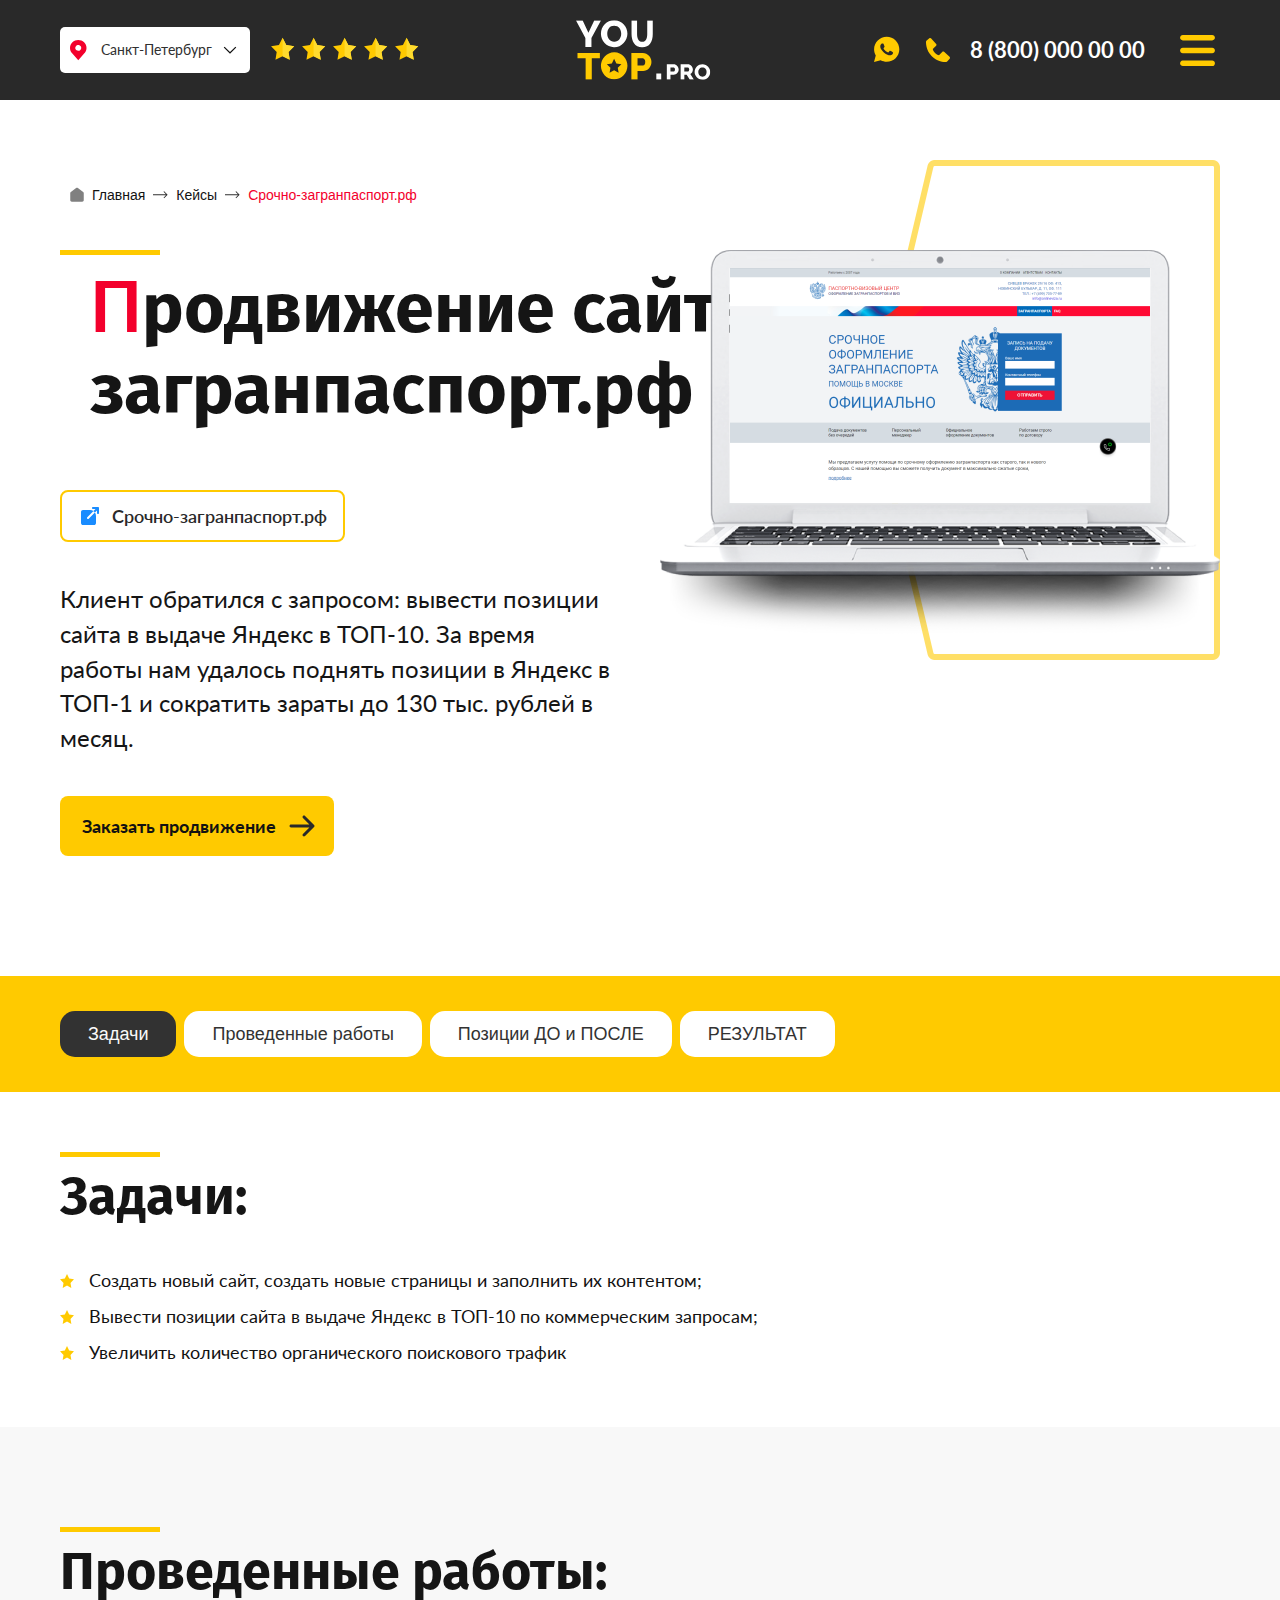
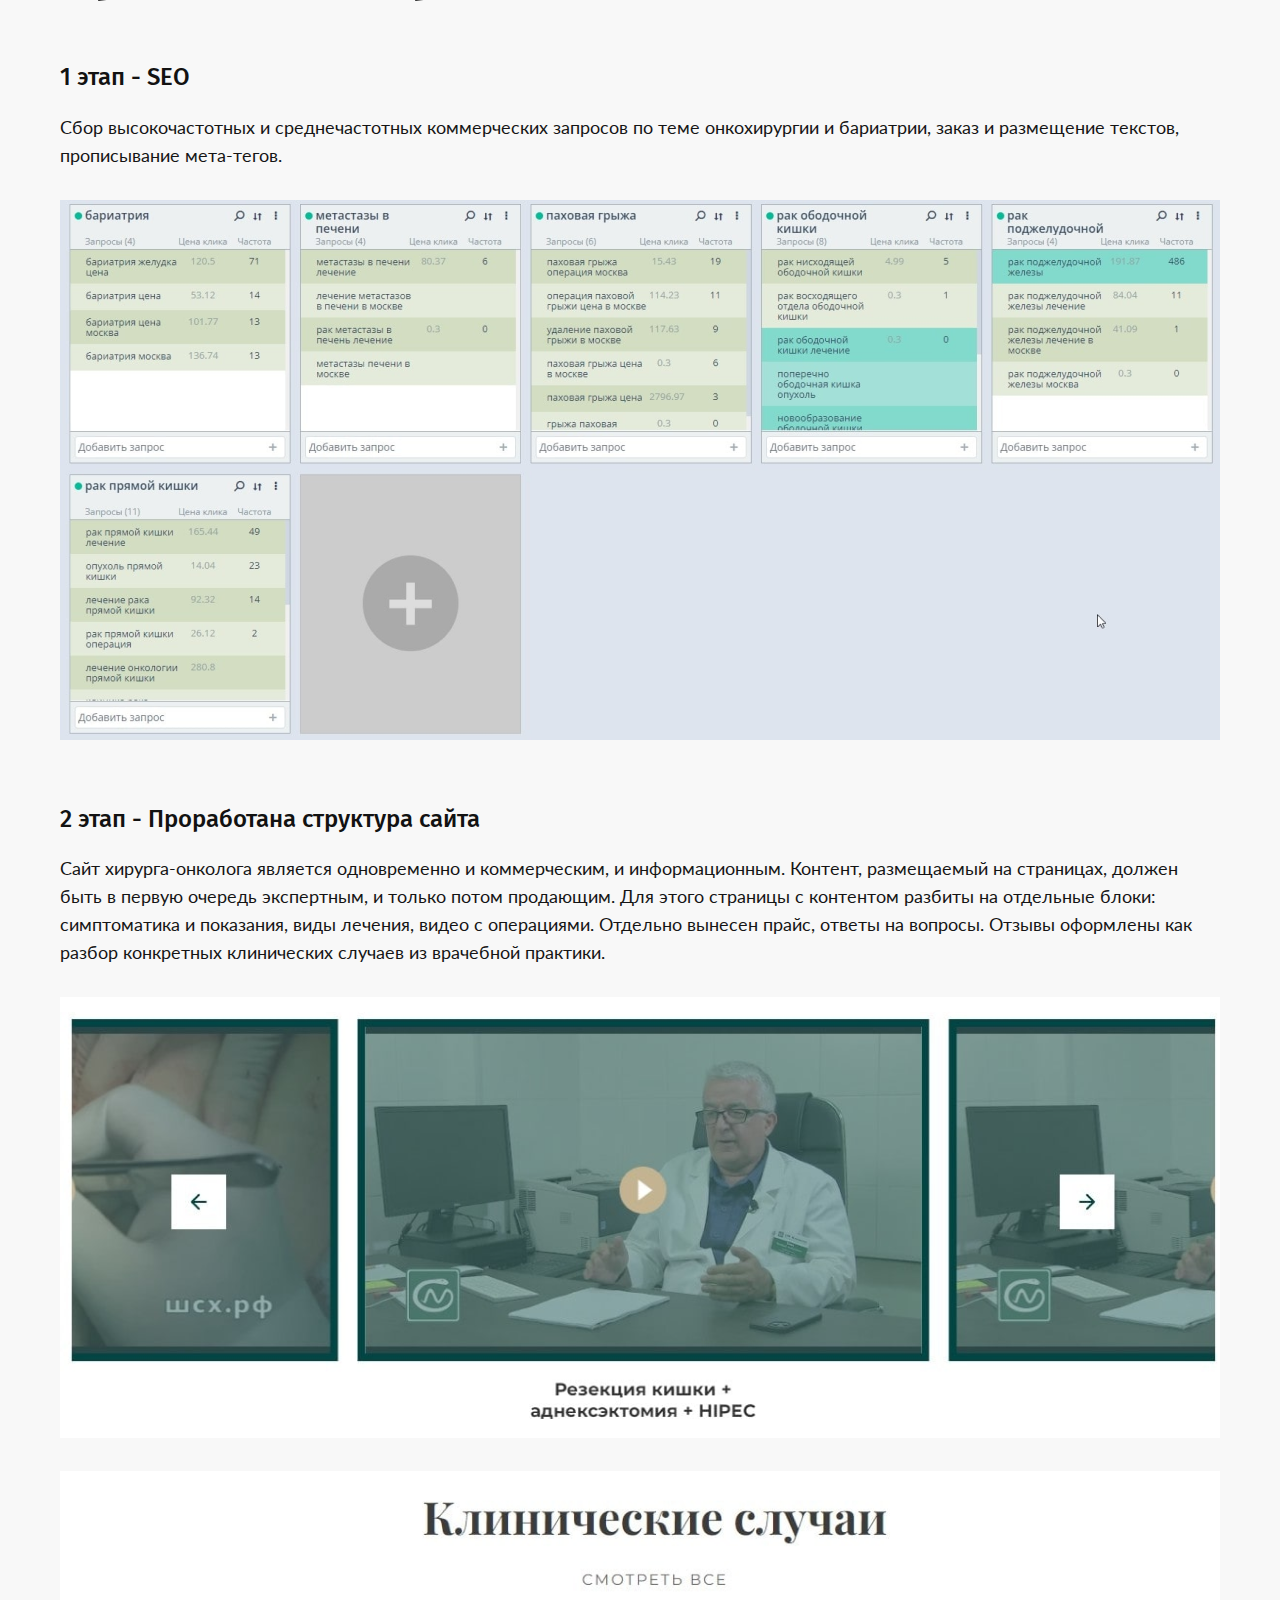
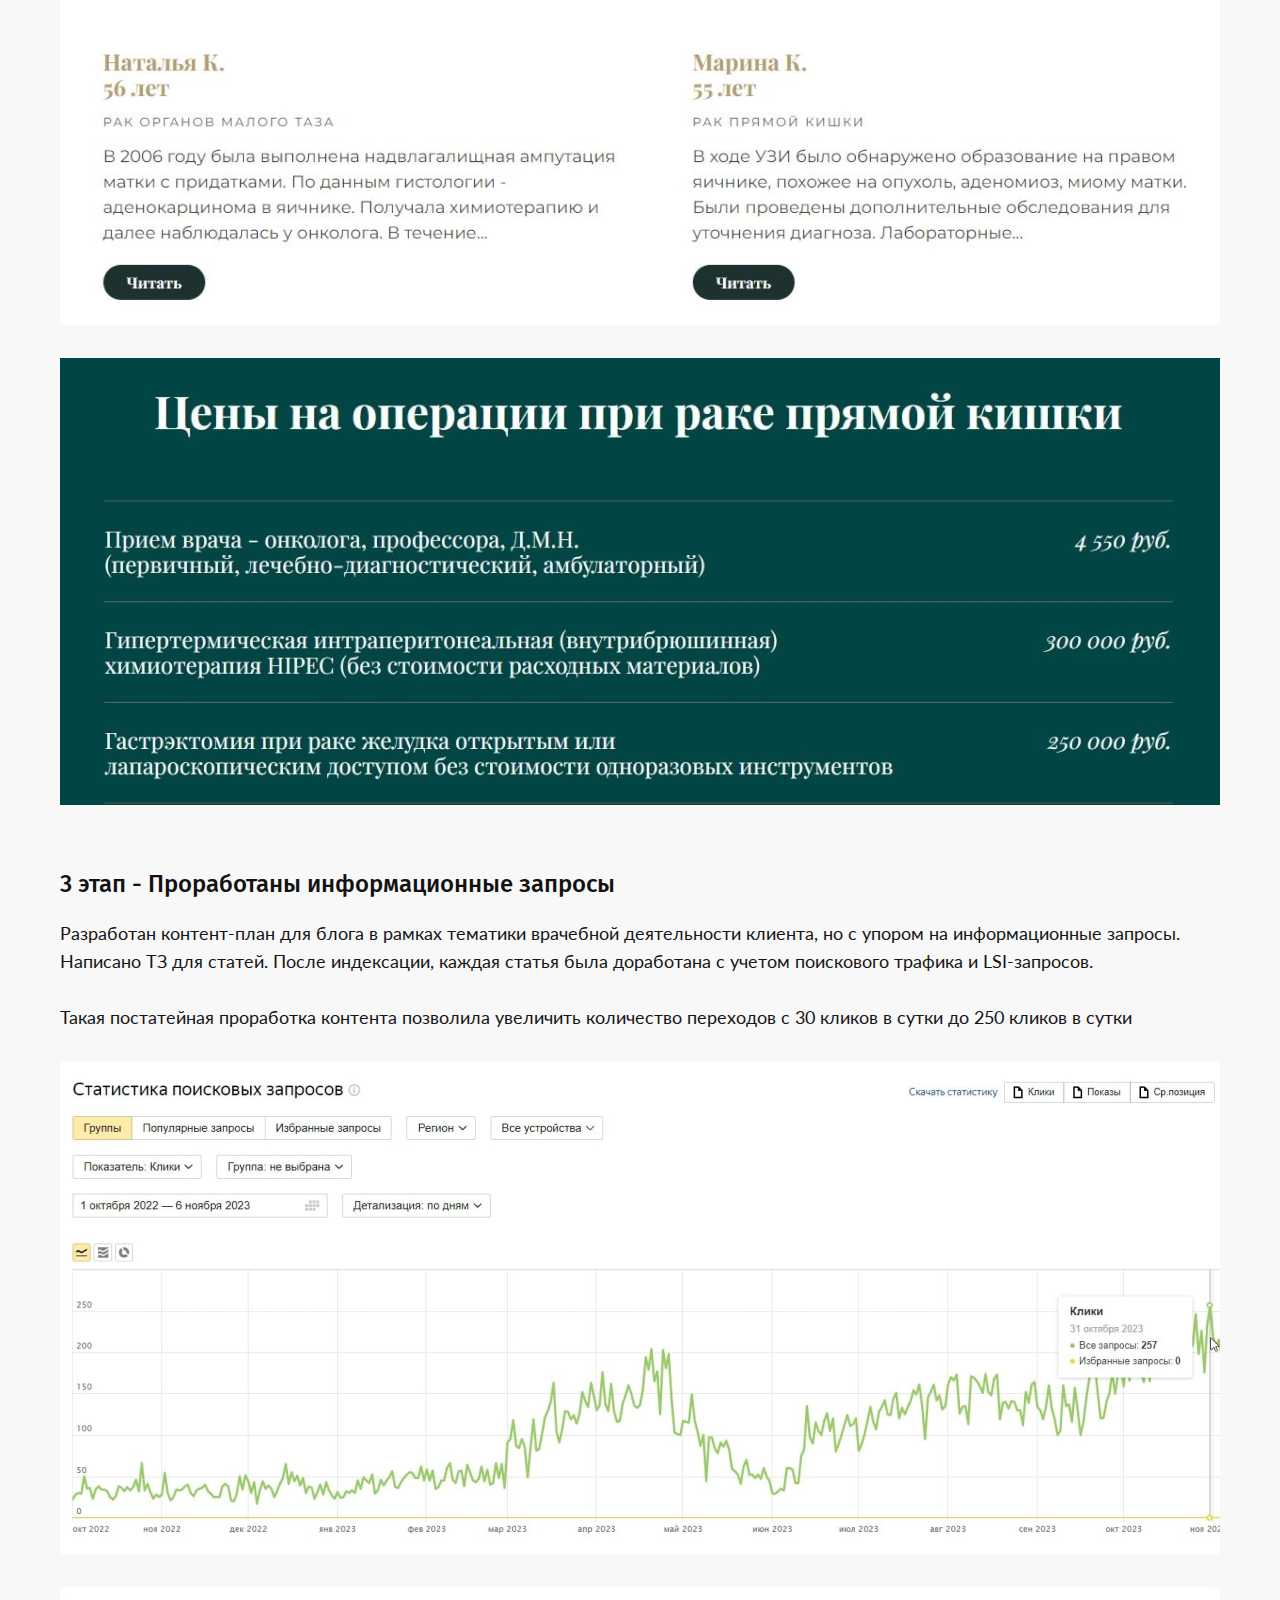
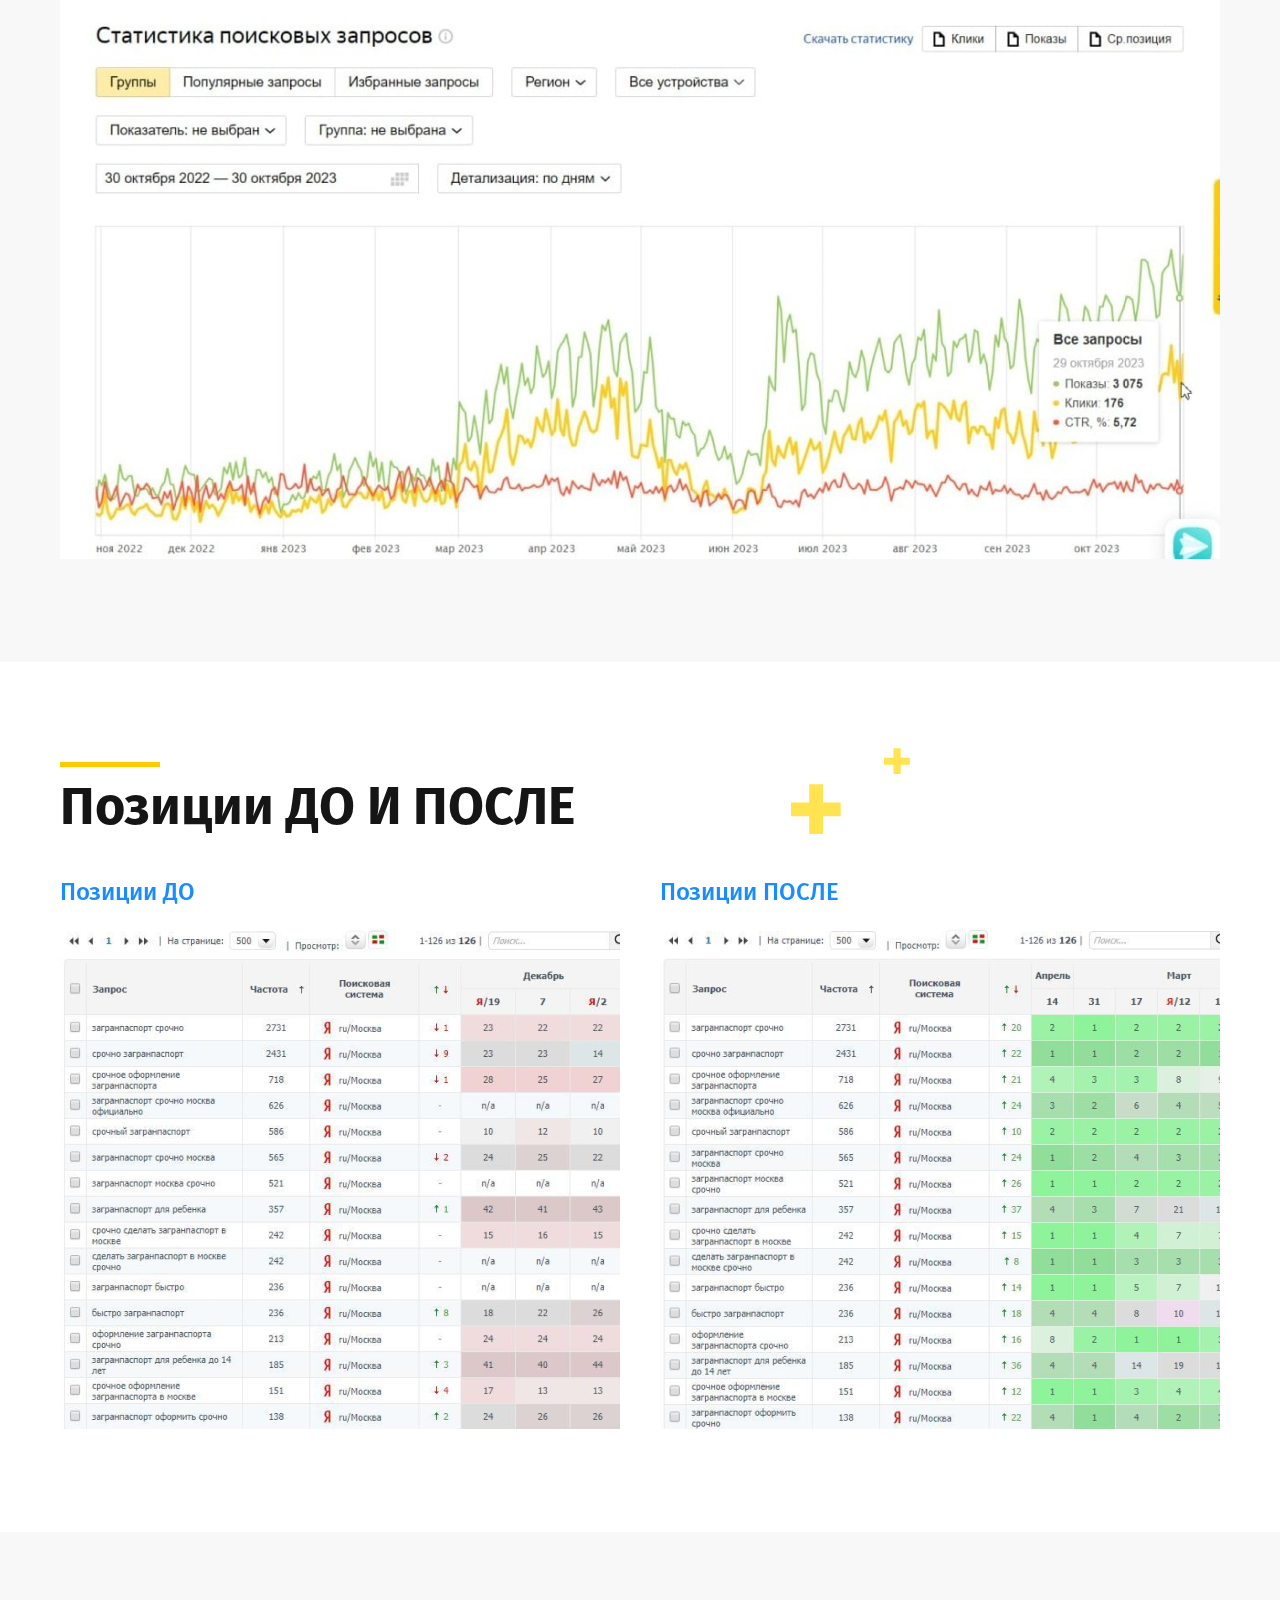
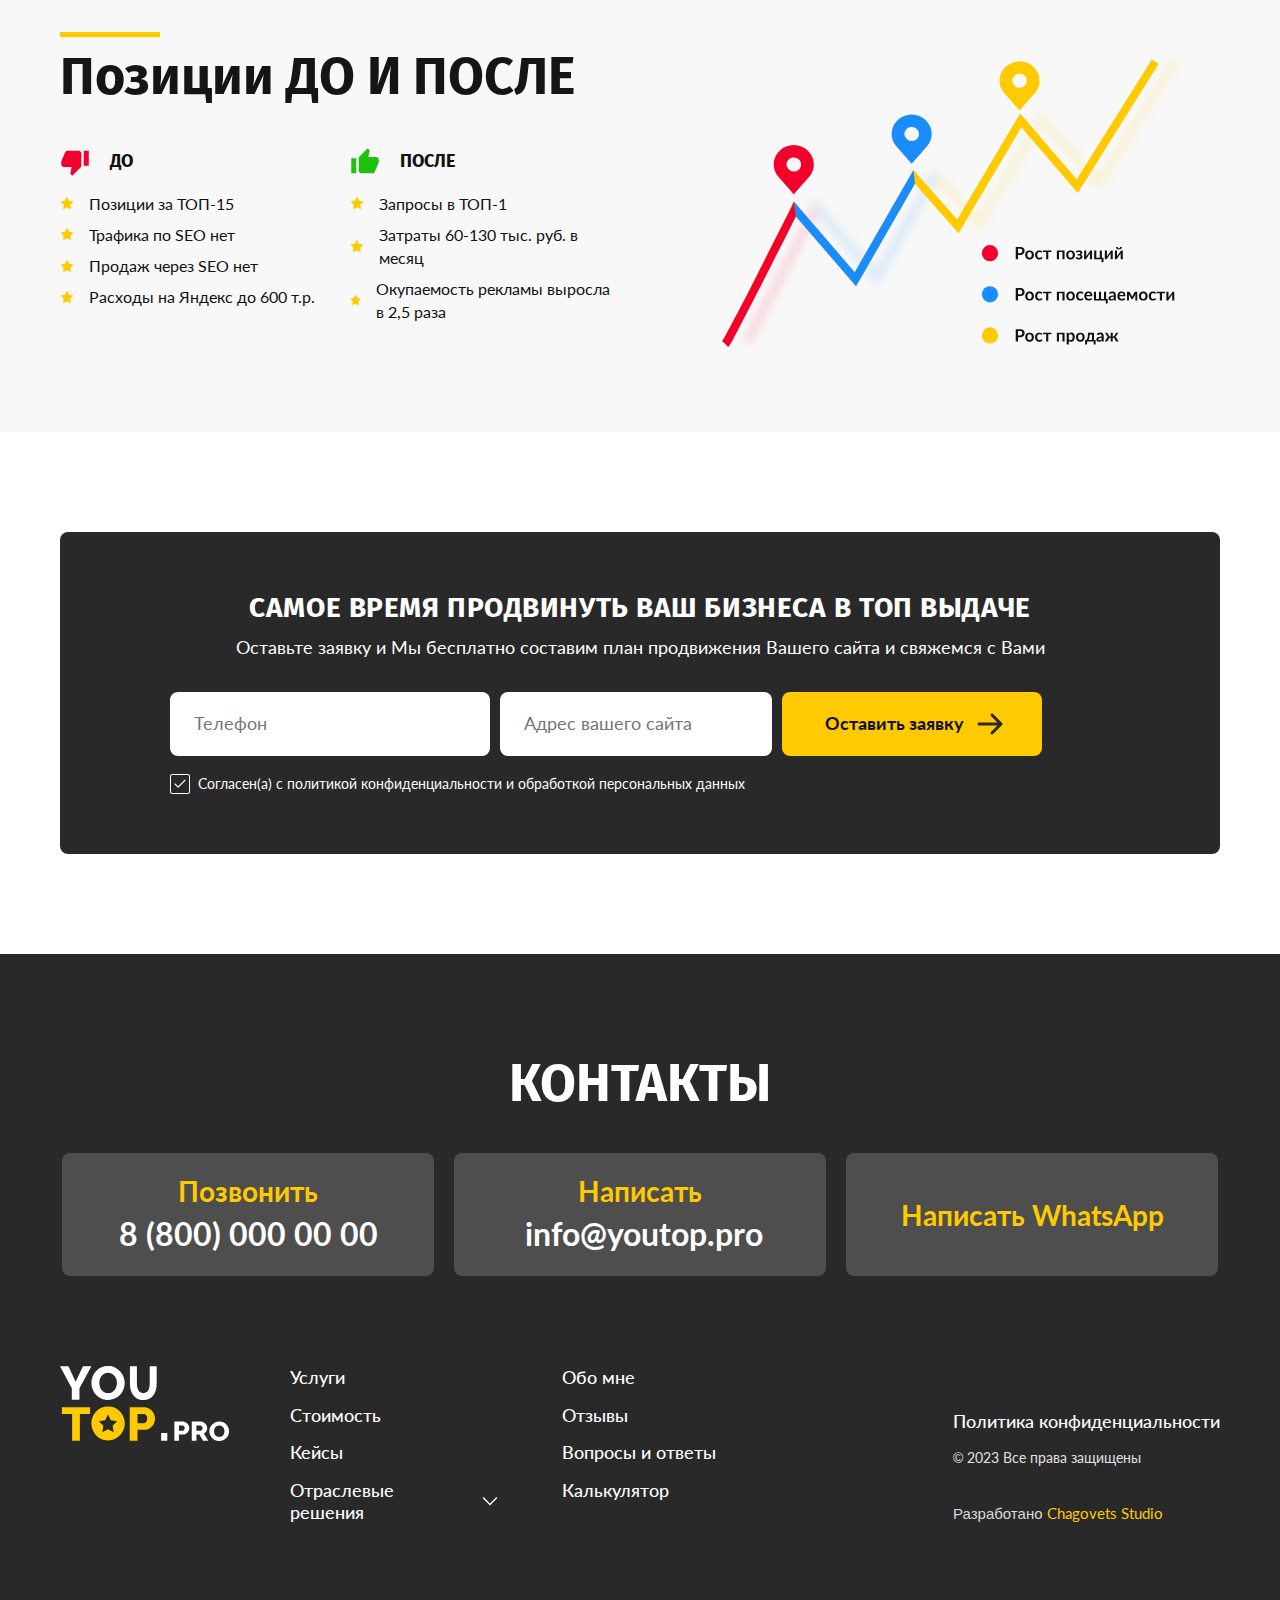
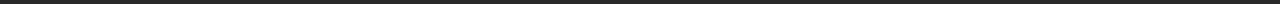
<file: single-case.html>
<!DOCTYPE html>
<html lang="ru">

<head>
  <meta charset="UTF-8">
  <meta http-equiv="X-UA-Compatible" content="IE=edge">
  <meta name="viewport" content="width=device-width, initial-scale=1.0">
  <title>Document</title>
  <link rel="stylesheet" href="./style/swiper-bundle.min.css">
  <link rel="stylesheet" href="style/style.css">
</head>

<body>
  <header class="header popup">
    <div class="container header-top">
      <div class="header_left">
        <div class="header_left_select">
          <div class="header_left_select_input">
            <svg class="header_left_select_input_svg" viewBox="0 0 30 30" fill="none"
              xmlns="http://www.w3.org/2000/svg">
              <path
                d="M15.25 5C13.0628 5.00249 10.9658 5.84144 9.41923 7.33282C7.87261 8.8242 7.00259 10.8462 7.00001 12.9554C6.99739 14.6789 7.58124 16.3558 8.66201 17.7286C8.66201 17.7286 8.88701 18.0142 8.92376 18.0555L15.25 25.25L21.5792 18.0518C21.6122 18.0135 21.838 17.7286 21.838 17.7286L21.8387 17.7264C22.919 16.3542 23.5026 14.6781 23.5 12.9554C23.4974 10.8462 22.6274 8.8242 21.0808 7.33282C19.5342 5.84144 17.4372 5.00249 15.25 5ZM15.25 15.8482C14.6567 15.8482 14.0766 15.6786 13.5833 15.3607C13.0899 15.0428 12.7054 14.591 12.4784 14.0624C12.2513 13.5338 12.1919 12.9521 12.3076 12.391C12.4234 11.8298 12.7091 11.3144 13.1287 10.9098C13.5482 10.5052 14.0828 10.2297 14.6647 10.1181C15.2467 10.0065 15.8499 10.0638 16.398 10.2827C16.9462 10.5017 17.4148 10.8724 17.7444 11.3482C18.074 11.8239 18.25 12.3832 18.25 12.9554C18.249 13.7223 17.9326 14.4575 17.3702 14.9999C16.8078 15.5422 16.0453 15.8473 15.25 15.8482Z"
                fill="#F3002C" />
            </svg>
            <p class="header_left_select_input_text">Санкт-Петербург</p>
            <svg class="header_left_select_input_svg-arr" viewBox="0 0 20 20" fill="none"
              xmlns="http://www.w3.org/2000/svg">
              <path d="M10 6.25L16.25 12.5L15.375 13.375L10 8L4.625 13.375L3.75 12.5L10 6.25Z" fill="#121212" />
            </svg>
          </div>
          <div class="header_left_select_menu">
            <ul class="header_left_select_menu_list">
              <li class="header_left_select_menu_list_item">Санкт-Петербург</li>
              <li class="header_left_select_menu_list_item">Москва</li>
              <li class="header_left_select_menu_list_item">Челябинск</li>
              <li class="header_left_select_menu_list_item">Ярославль</li>
              <li class="header_left_select_menu_list_item">Нижний Новгород</li>
              <li class="header_left_select_menu_list_item">Санкт-Петербург</li>
              <li class="header_left_select_menu_list_item">Москва</li>
              <li class="header_left_select_menu_list_item">Челябинск</li>
              <li class="header_left_select_menu_list_item">Ярославль</li>
              <li class="header_left_select_menu_list_item">Нижний Новгород</li>
            </ul>
          </div>
        </div>
        <div class="header_left_stars">
          <svg class="header_left_stars_item" viewBox="0 0 27 28" fill="none" xmlns="http://www.w3.org/2000/svg">
            <path
              d="M13.0603 0.941406L16.9827 8.60236L25.481 9.96529L19.4068 16.063L20.7367 24.5663L13.0603 20.6739L5.3839 24.5663L6.71376 16.063L0.639648 9.96529L9.13791 8.60236L13.0603 0.941406Z"
              fill="#FFCA00" />
            <path
              d="M17.0222 8.59675L13.0566 0.941406V20.6594L20.8176 24.549L19.4731 16.0519L25.6142 9.95869L17.0222 8.59675Z"
              fill="#FFDB2E" />
          </svg>
          <svg class="header_left_stars_item" viewBox="0 0 27 28" fill="none" xmlns="http://www.w3.org/2000/svg">
            <path
              d="M13.0603 0.941406L16.9827 8.60236L25.481 9.96529L19.4068 16.063L20.7367 24.5663L13.0603 20.6739L5.3839 24.5663L6.71376 16.063L0.639648 9.96529L9.13791 8.60236L13.0603 0.941406Z"
              fill="#FFCA00" />
            <path
              d="M17.0222 8.59675L13.0566 0.941406V20.6594L20.8176 24.549L19.4731 16.0519L25.6142 9.95869L17.0222 8.59675Z"
              fill="#FFDB2E" />
          </svg>
          <svg class="header_left_stars_item" viewBox="0 0 27 28" fill="none" xmlns="http://www.w3.org/2000/svg">
            <path
              d="M13.0603 0.941406L16.9827 8.60236L25.481 9.96529L19.4068 16.063L20.7367 24.5663L13.0603 20.6739L5.3839 24.5663L6.71376 16.063L0.639648 9.96529L9.13791 8.60236L13.0603 0.941406Z"
              fill="#FFCA00" />
            <path
              d="M17.0222 8.59675L13.0566 0.941406V20.6594L20.8176 24.549L19.4731 16.0519L25.6142 9.95869L17.0222 8.59675Z"
              fill="#FFDB2E" />
          </svg>
          <svg class="header_left_stars_item" viewBox="0 0 27 28" fill="none" xmlns="http://www.w3.org/2000/svg">
            <path
              d="M13.0603 0.941406L16.9827 8.60236L25.481 9.96529L19.4068 16.063L20.7367 24.5663L13.0603 20.6739L5.3839 24.5663L6.71376 16.063L0.639648 9.96529L9.13791 8.60236L13.0603 0.941406Z"
              fill="#FFCA00" />
            <path
              d="M17.0222 8.59675L13.0566 0.941406V20.6594L20.8176 24.549L19.4731 16.0519L25.6142 9.95869L17.0222 8.59675Z"
              fill="#FFDB2E" />
          </svg>
          <svg class="header_left_stars_item" viewBox="0 0 27 28" fill="none" xmlns="http://www.w3.org/2000/svg">
            <path
              d="M13.0603 0.941406L16.9827 8.60236L25.481 9.96529L19.4068 16.063L20.7367 24.5663L13.0603 20.6739L5.3839 24.5663L6.71376 16.063L0.639648 9.96529L9.13791 8.60236L13.0603 0.941406Z"
              fill="#FFCA00" />
            <path
              d="M17.0222 8.59675L13.0566 0.941406V20.6594L20.8176 24.549L19.4731 16.0519L25.6142 9.95869L17.0222 8.59675Z"
              fill="#FFDB2E" />
          </svg>
        </div>
      </div>
      <a href="index.html" class="header_logo">
        <img src="./media/icons/logo.svg " alt="" class="header_logo">
      </a>
      <div class="header_right">
        <div class="header_seti">
          <a href="" class="header_seti_item">
            <svg class="header_seti_item_svg" viewBox="0 0 40 40" fill="none" xmlns="http://www.w3.org/2000/svg">
              <path
                d="M29.626 10.4444C27.2427 8.06944 24.065 6.75 20.7108 6.75C13.7375 6.75 8.08827 12.3796 8.08827 19.3287C8.08827 21.5278 8.70616 23.7269 9.76539 25.5741L8 32.0833L14.7085 30.3241C16.5621 31.2917 18.5923 31.8194 20.7108 31.8194C27.6841 31.8194 33.3333 26.1898 33.3333 19.2407C33.2451 15.9861 32.0093 12.8194 29.626 10.4444ZM26.8014 23.8148C26.5366 24.5185 25.3008 25.2222 24.6829 25.3102C24.1533 25.3981 23.4472 25.3981 22.741 25.2222C22.2997 25.0463 21.6818 24.8704 20.9756 24.5185C17.7979 23.1991 15.7677 20.0324 15.5912 19.7685C15.4146 19.5926 14.2671 18.0972 14.2671 16.5139C14.2671 14.9306 15.0616 14.2269 15.3264 13.875C15.5912 13.5231 15.9443 13.5231 16.2091 13.5231C16.3856 13.5231 16.6504 13.5231 16.8269 13.5231C17.0035 13.5231 17.2683 13.4352 17.5331 14.0509C17.7979 14.6667 18.4158 16.25 18.5041 16.338C18.5923 16.5139 18.5923 16.6898 18.5041 16.8657C18.4158 17.0417 18.3275 17.2176 18.151 17.3935C17.9744 17.5694 17.7979 17.8333 17.7096 17.9213C17.5331 18.0972 17.3566 18.2731 17.5331 18.537C17.7096 18.8889 18.3275 19.8565 19.2985 20.7361C20.5343 21.7917 21.5052 22.1435 21.8583 22.3194C22.2114 22.4954 22.3879 22.4074 22.5645 22.2315C22.741 22.0556 23.3589 21.3519 23.5354 21C23.712 20.6481 23.9768 20.7361 24.2416 20.8241C24.5064 20.912 26.0952 21.7037 26.36 21.8796C26.7131 22.0556 26.8897 22.1435 26.9779 22.2315C27.0662 22.4954 27.0662 23.1111 26.8014 23.8148Z"
                fill="#FFCA00" />
            </svg>
          </a>
          <a href="" class="header_seti_item">
            <svg class="header_seti_item_svg" viewBox="0 0 40 40" fill="none" xmlns="http://www.w3.org/2000/svg">
              <path
                d="M31.5591 26.8L26.0827 21.8207C25.8238 21.5854 25.4836 21.4599 25.134 21.4707C24.7843 21.4815 24.4526 21.6278 24.2087 21.8786L20.9848 25.1941C20.2088 25.0459 18.6488 24.5595 17.0429 22.9577C15.437 21.3505 14.9507 19.7864 14.8065 19.0158L18.1193 15.7905C18.3704 15.5468 18.5169 15.215 18.5277 14.8653C18.5385 14.5155 18.4128 14.1753 18.1772 13.9165L13.1993 8.44147C12.9636 8.18194 12.636 8.02451 12.2861 8.00263C11.9362 7.98074 11.5915 8.09612 11.3253 8.32426L8.40185 10.8314C8.16893 11.0652 8.02991 11.3763 8.01116 11.7058C7.99095 12.0426 7.60565 20.0208 13.7921 26.2099C19.189 31.6055 25.9493 32.0002 27.8112 32.0002C28.0833 32.0002 28.2503 31.9921 28.2948 31.9894C28.6242 31.971 28.9352 31.8313 29.1678 31.5974L31.6736 28.6726C31.9027 28.4072 32.0189 28.0628 31.9975 27.713C31.9761 27.3631 31.8188 27.0354 31.5591 26.8Z"
                fill="#FFCA00" />
            </svg>
          </a>
        </div>
        <a href="" class="header_right_phone">8 (800) 000 00 00</a>
        <div class="header_menu_button close">
          <svg class="header_menu_button_svg close" viewBox="0 0 45 46" fill="none" xmlns="http://www.w3.org/2000/svg">
            <path
              d="M37.5 33.3125C38.2223 33.3129 38.9167 33.5911 39.4395 34.0895C39.9622 34.588 40.2731 35.2684 40.3079 35.9898C40.3426 36.7113 40.0984 37.4184 39.6259 37.9648C39.1535 38.5111 38.4889 38.8547 37.77 38.9244L37.5 38.9375H7.5C6.77772 38.9371 6.08326 38.6589 5.56053 38.1605C5.03779 37.662 4.72685 36.9816 4.69214 36.2602C4.65743 35.5387 4.90161 34.8316 5.37408 34.2852C5.84655 33.7389 6.51109 33.3953 7.23 33.3256L7.5 33.3125H37.5ZM37.5 20.1875C38.2459 20.1875 38.9613 20.4838 39.4887 21.0113C40.0162 21.5387 40.3125 22.2541 40.3125 23C40.3125 23.7459 40.0162 24.4613 39.4887 24.9887C38.9613 25.5162 38.2459 25.8125 37.5 25.8125H7.5C6.75408 25.8125 6.03871 25.5162 5.51126 24.9887C4.98382 24.4613 4.6875 23.7459 4.6875 23C4.6875 22.2541 4.98382 21.5387 5.51126 21.0113C6.03871 20.4838 6.75408 20.1875 7.5 20.1875H37.5ZM37.5 7.0625C38.2459 7.0625 38.9613 7.35882 39.4887 7.88626C40.0162 8.41371 40.3125 9.12908 40.3125 9.875C40.3125 10.6209 40.0162 11.3363 39.4887 11.8637C38.9613 12.3912 38.2459 12.6875 37.5 12.6875H7.5C6.75408 12.6875 6.03871 12.3912 5.51126 11.8637C4.98382 11.3363 4.6875 10.6209 4.6875 9.875C4.6875 9.12908 4.98382 8.41371 5.51126 7.88626C6.03871 7.35882 6.75408 7.0625 7.5 7.0625H37.5Z"
              fill="#FFCA00" />
          </svg>
          <svg class="header_menu_button_svg open" viewBox="0 0 45 46" fill="none" xmlns="http://www.w3.org/2000/svg">
            <rect width="44.5626" height="4.45626" rx="2.22813"
              transform="matrix(0.710092 -0.704109 0.710092 0.704109 5 36.375)" fill="#FFCA00" />
            <rect width="44.5626" height="4.45626" rx="2.22813"
              transform="matrix(0.710092 0.704109 -0.710092 0.704109 8.35645 5.48438)" fill="#FFCA00" />
          </svg>
        </div>
      </div>
    </div>
    <div class="header-bottom">
      <div class="container ">
        <div class="header-bottom_top">
          <div class="header-btm-top-flex">
            <div class="header-bottom_left">
              <ul class="header-bottom_left_menu">
                <li class="header-bottom_left_menu_item"><a href="" class="header-bottom_left_menu_item_href">Услуги</a>
                </li>
                <li class="header-bottom_left_menu_item"><a href=""
                    class="header-bottom_left_menu_item_href">Стоимость</a></li>
                <li class="header-bottom_left_menu_item"><a href="/keyses.html"
                    class="header-bottom_left_menu_item_href">Кейсы</a></li>
                <li class="header-bottom_left_menu_item have-child">
                  <div class="header-bottom_left_menu_item_title">
                    <p class="header-bottom_left_menu_item_href">Отраслевые решения</p>
                    <svg class="header-bottom_left_menu_item_title_svg" viewBox="0 0 24 24" fill="none"
                      xmlns="http://www.w3.org/2000/svg">
                      <path d="M12 7.50078L19.5 15.0008L18.45 16.0508L12 9.60078L5.55 16.0508L4.5 15.0008L12 7.50078Z"
                        fill="#F8F8F8" />
                    </svg>
                  </div>
                </li>
              </ul>
            </div>
            <div class="header-bottom_bottom mob">
              <div class="header-bottom_left_menu_item_pod-menu">
                <a href="" class="header-bottom_left_menu_item_pod-menu_item">Автосервисы</a>
                <a href="" class="header-bottom_left_menu_item_pod-menu_item">Медицинские сайты</a>
                <a href="" class="header-bottom_left_menu_item_pod-menu_item">Медицинские сайты</a>
                <a href="" class="header-bottom_left_menu_item_pod-menu_item">Медицинские сайты</a>
                <a href="" class="header-bottom_left_menu_item_pod-menu_item">Автосервисы</a>
                <a href="" class="header-bottom_left_menu_item_pod-menu_item">Автосервисы</a>
                <a href="" class="header-bottom_left_menu_item_pod-menu_item">Автосервисы</a>
                <a href="" class="header-bottom_left_menu_item_pod-menu_item">Бухгалтерские услуги</a>
                <a href="" class="header-bottom_left_menu_item_pod-menu_item">Бухгалтерские услуги</a>
                <a href="" class="header-bottom_left_menu_item_pod-menu_item">Бухгалтерские услуги</a>
                <a href="" class="header-bottom_left_menu_item_pod-menu_item">Мебель</a>
                <a href="" class="header-bottom_left_menu_item_pod-menu_item">Мебель</a>
                <a href="" class="header-bottom_left_menu_item_pod-menu_item">Мебель</a>
                <a href="" class="header-bottom_left_menu_item_pod-menu_item">Юридические услуги</a>
                <a href="" class="header-bottom_left_menu_item_pod-menu_item">Юридические услуги</a>
                <a href="" class="header-bottom_left_menu_item_pod-menu_item">Юридические услуги</a>
                <a href="" class="header-bottom_left_menu_item_pod-menu_item">Юридические услуги</a>
              </div>
            </div>
            <div class="header-bottom-right">
              <a href="" class="header-bottom-right_item">Обо мне</a>
              <a href="" class="header-bottom-right_item">Отзывы</a>
              <a href="" class="header-bottom-right_item">Вопросы и ответы</a>
              <a href="" class="header-bottom-right_item">Калькулятор</a>
            </div>
          </div>
          <img src="./media/icons/logl-gray.svg" alt="" class="header-top-logo">
        </div>
        <div class="header-bottom_bottom desk">
          <div class="header-bottom_left_menu_item_pod-menu">
            <a href="" class="header-bottom_left_menu_item_pod-menu_item">Автосервисы</a>
            <a href="" class="header-bottom_left_menu_item_pod-menu_item">Медицинские сайты</a>
            <a href="" class="header-bottom_left_menu_item_pod-menu_item">Медицинские сайты</a>
            <a href="" class="header-bottom_left_menu_item_pod-menu_item">Медицинские сайты</a>
            <a href="" class="header-bottom_left_menu_item_pod-menu_item">Автосервисы</a>
            <a href="" class="header-bottom_left_menu_item_pod-menu_item">Автосервисы</a>
            <a href="" class="header-bottom_left_menu_item_pod-menu_item">Автосервисы</a>
            <a href="" class="header-bottom_left_menu_item_pod-menu_item">Бухгалтерские услуги</a>
            <a href="" class="header-bottom_left_menu_item_pod-menu_item">Бухгалтерские услуги</a>
            <a href="" class="header-bottom_left_menu_item_pod-menu_item">Бухгалтерские услуги</a>
            <a href="" class="header-bottom_left_menu_item_pod-menu_item">Мебель</a>
            <a href="" class="header-bottom_left_menu_item_pod-menu_item">Мебель</a>
            <a href="" class="header-bottom_left_menu_item_pod-menu_item">Мебель</a>
            <a href="" class="header-bottom_left_menu_item_pod-menu_item">Юридические услуги</a>
            <a href="" class="header-bottom_left_menu_item_pod-menu_item">Юридические услуги</a>
            <a href="" class="header-bottom_left_menu_item_pod-menu_item">Юридические услуги</a>
            <a href="" class="header-bottom_left_menu_item_pod-menu_item">Юридические услуги</a>
          </div>
        </div>
      </div>

    </div>
  </header>

  <main>
    <section class="bred-path">
      <div class="container">
        <div class="bred-path-main">
          <svg class="bred-path-main-svg" viewBox="0 0 18 18" fill="none" xmlns="http://www.w3.org/2000/svg">
            <path fill-rule="evenodd" clip-rule="evenodd"
              d="M8.1 1.9875C8.35964 1.79277 8.67544 1.6875 9 1.6875C9.32456 1.6875 9.64036 1.79277 9.9 1.9875L15.15 5.925C15.3363 6.06472 15.4875 6.2459 15.5916 6.45418C15.6958 6.66246 15.75 6.89213 15.75 7.125V14.25C15.75 14.6478 15.592 15.0294 15.3107 15.3107C15.0294 15.592 14.6478 15.75 14.25 15.75H3.75C3.35218 15.75 2.97064 15.592 2.68934 15.3107C2.40804 15.0294 2.25 14.6478 2.25 14.25V7.125C2.25 6.89213 2.30422 6.66246 2.40836 6.45418C2.5125 6.2459 2.66371 6.06472 2.85 5.925L8.1 1.9875Z"
              fill="#808080" />
          </svg>
          <p class="bred-path-main-text">Главная</p>
        </div>
        <svg class="bread-path-razd" viewBox="0 0 16 8" fill="none" xmlns="http://www.w3.org/2000/svg">
          <path
            d="M15.3536 4.35355C15.5488 4.15829 15.5488 3.84171 15.3536 3.64645L12.1716 0.464466C11.9763 0.269204 11.6597 0.269204 11.4645 0.464466C11.2692 0.659728 11.2692 0.976311 11.4645 1.17157L14.2929 4L11.4645 6.82843C11.2692 7.02369 11.2692 7.34027 11.4645 7.53553C11.6597 7.7308 11.9763 7.7308 12.1716 7.53553L15.3536 4.35355ZM0 4.5H15V3.5H0V4.5Z"
            fill="#303030" />
        </svg>
        <div class="bred-path-main">
          <p class="bred-path-main-text">Кейсы</p>
        </div>
        <svg class="bread-path-razd" viewBox="0 0 16 8" fill="none" xmlns="http://www.w3.org/2000/svg">
          <path
            d="M15.3536 4.35355C15.5488 4.15829 15.5488 3.84171 15.3536 3.64645L12.1716 0.464466C11.9763 0.269204 11.6597 0.269204 11.4645 0.464466C11.2692 0.659728 11.2692 0.976311 11.4645 1.17157L14.2929 4L11.4645 6.82843C11.2692 7.02369 11.2692 7.34027 11.4645 7.53553C11.6597 7.7308 11.9763 7.7308 12.1716 7.53553L15.3536 4.35355ZM0 4.5H15V3.5H0V4.5Z"
            fill="#303030" />
        </svg>
        <div class="bred-path-sup">Срочно-загранпаспорт.рф</div>
      </div>
    </section>
    <section class="s-keys-front white-bread">
      <div class="container">
        <div class="section-header">
          <h1 class="h2"><span>П</span>родвижение сайта Срочно-загранпаспорт.рф</h1>
        </div>
        <div class="s-keys-front-wrapper">
          <div class="s-key-front-info">
            <div class="keysey-item-top-name">
              <svg class="keysey-item-top-name-svg" viewBox="0 0 24 24" fill="none"
                xmlns="http://www.w3.org/2000/svg">
                <path fill-rule="evenodd" clip-rule="evenodd"
                  d="M21 4C21 3.73478 20.8946 3.48043 20.7071 3.29289C20.5196 3.10536 20.2652 3 20 3H15C14.7348 3 14.4804 3.10536 14.2929 3.29289C14.1054 3.48043 14 3.73478 14 4C14 4.26522 14.1054 4.51957 14.2929 4.70711C14.4804 4.89464 14.7348 5 15 5H17.586L15.476 7.11C16.0233 7.49863 16.5016 7.97625 16.891 8.523L19 6.414V9C19 9.26522 19.1054 9.51957 19.2929 9.70711C19.4804 9.89464 19.7348 10 20 10C20.2652 10 20.5196 9.89464 20.7071 9.70711C20.8946 9.51957 21 9.26522 21 9V4ZM15.477 7.11C14.4622 6.38628 13.2464 5.99815 12 6H5C4.46957 6 3.96086 6.21071 3.58579 6.58579C3.21071 6.96086 3 7.46957 3 8V19C3 19.5304 3.21071 20.0391 3.58579 20.4142C3.96086 20.7893 4.46957 21 5 21H16C16.5304 21 17.0391 20.7893 17.4142 20.4142C17.7893 20.0391 18 19.5304 18 19V12C18 10.704 17.59 9.504 16.89 8.523L10.707 14.707C10.5184 14.8892 10.2658 14.99 10.0036 14.9877C9.7414 14.9854 9.49059 14.8802 9.30518 14.6948C9.11977 14.5094 9.0146 14.2586 9.01233 13.9964C9.01005 13.7342 9.11084 13.4816 9.293 13.293L15.477 7.11Z"
                  fill="#198CFF" />
              </svg>
              <p class="keysey-item-top-name-text">Срочно-загранпаспорт.рф</p>
            </div>
            <p class="Text_24 s-key-text">
              Клиент обратился с запросом: вывести позиции сайта в выдаче Яндекс в ТОП-10.
              За время работы нам удалось поднять позиции в Яндекс в ТОП-1 и сократить зараты до 130 тыс. рублей в месяц.
            </p>
              <button class="button s-key-button">
                Заказать продвижение
                <svg class="button_svg" viewBox="0 0 32 32" fill="none" xmlns="http://www.w3.org/2000/svg">
                  <path
                    d="M28.0613 17.0624L19.0613 26.0624C18.7795 26.3442 18.3973 26.5025 17.9988 26.5025C17.6002 26.5025 17.218 26.3442 16.9363 26.0624C16.6545 25.7807 16.4961 25.3985 16.4961 24.9999C16.4961 24.6014 16.6545 24.2192 16.9363 23.9374L23.375 17.5012H5C4.60218 17.5012 4.22064 17.3432 3.93934 17.0619C3.65804 16.7806 3.5 16.399 3.5 16.0012C3.5 15.6034 3.65804 15.2218 3.93934 14.9405C4.22064 14.6592 4.60218 14.5012 5 14.5012H23.375L16.9387 8.0612C16.657 7.7794 16.4986 7.39721 16.4986 6.9987C16.4986 6.60018 16.657 6.21799 16.9387 5.9362C17.2205 5.6544 17.6027 5.49609 18.0012 5.49609C18.3998 5.49609 18.782 5.6544 19.0637 5.9362L28.0637 14.9362C28.2036 15.0757 28.3145 15.2415 28.3901 15.4241C28.4657 15.6066 28.5045 15.8023 28.5043 15.9998C28.5041 16.1974 28.4648 16.393 28.3888 16.5753C28.3128 16.7577 28.2014 16.9232 28.0613 17.0624Z"
                    fill="#292929" />
                </svg>
              </button>
          </div>
          <div class="s-keys-front-img">
            <picture class="s-keys-front-img-bg">
              <source media="(max-width: 1279px)" srcset="./media/bg/single-keys/lap.png">
              <source media="(min-width: 1279px)" srcset="./media/bg/single-keys/desk.png">
              <img src="./media/bg/single-keys/desk.png" alt="">
            </picture>
            <img src="./media/bg/single-keys/bg.png" alt="" class="s-keys-front-img-syte">
          </div>
        </div>
      </div>
    </section>
    <section class="s-keys-nav">
      <div class="container">
        <div class="s-keys-nav-item active">Задачи</div>
        <div class="s-keys-nav-item">Проведенные работы</div>
        <div class="s-keys-nav-item">Позиции ДО и ПОСЛЕ</div>
        <div class="s-keys-nav-item">РЕЗУЛЬТАТ</div>
      </div>
    </section>
    <section class="s-keys-zad">
      <div class="container">
        <div class="section-header">
            <h2 class="h2">Задачи:</h2>
        </div>
        <div class="zad-wrapper">
          <div class="zad-item">
            <svg class="zad-item-svg" viewBox="0 0 14 14" fill="none" xmlns="http://www.w3.org/2000/svg">
              <path
                d="M7.00732 0L9.17114 4.60374L14.0073 5.34831L10.5073 8.93483L11.335 14L7.00732 11.609L2.67969 14L3.50732 8.93483L0.00732422 5.34831L4.84351 4.60374L7.00732 0Z"
                fill="#FFCA00" />
            </svg>
            <p class="zad-item-text">Создать новый сайт, создать новые страницы и заполнить их контентом;</p>
          </div>
          <div class="zad-item">
            <svg class="zad-item-svg" viewBox="0 0 14 14" fill="none" xmlns="http://www.w3.org/2000/svg">
              <path
                d="M7.00732 0L9.17114 4.60374L14.0073 5.34831L10.5073 8.93483L11.335 14L7.00732 11.609L2.67969 14L3.50732 8.93483L0.00732422 5.34831L4.84351 4.60374L7.00732 0Z"
                fill="#FFCA00" />
            </svg>
            <p class="zad-item-text">Вывести позиции сайта в выдаче Яндекс в ТОП-10 по коммерческим запросам;</p>
          </div>
          <div class="zad-item">
            <svg class="zad-item-svg" viewBox="0 0 14 14" fill="none" xmlns="http://www.w3.org/2000/svg">
              <path
                d="M7.00732 0L9.17114 4.60374L14.0073 5.34831L10.5073 8.93483L11.335 14L7.00732 11.609L2.67969 14L3.50732 8.93483L0.00732422 5.34831L4.84351 4.60374L7.00732 0Z"
                fill="#FFCA00" />
            </svg>
            <p class="zad-item-text">Увеличить количество органического поискового трафик</p>
          </div>
        </div>
      </div>
    </section>
    <section class="s-keys-work">
      <div class="container">
        <div class="section-header">
            <h2 class="h2">Проведенные работы:</h2>
        </div>
        <div class="s-keys-work-item">
          <p class="s-key-work-heading">1 этап - SEO</p>
          <p class="Text_18">Сбор высокочастотных и среднечастотных коммерческих запросов по теме онкохирургии и бариатрии, заказ и размещение текстов, прописывание мета-тегов.</p>
        </div>
        <img src="./media/bg/single-keys/page/1.png" alt="" class="keys-item-img">
        <div class="s-keys-work-item">
          <p class="s-key-work-heading">2 этап - Проработана структура сайта</p>
          <p class="Text_18">Сайт хирурга-онколога является одновременно и коммерческим, и информационным. Контент, размещаемый на страницах, должен быть в первую очередь экспертным, и только потом продающим. Для этого страницы с контентом разбиты на отдельные блоки: симптоматика и показания, виды лечения, видео с операциями. Отдельно вынесен прайс, ответы на вопросы. Отзывы оформлены как разбор конкретных клинических случаев из врачебной практики.</p>
        </div>
        <img src="./media/bg/single-keys/page/2.png" alt="" class="keys-item-img">
        <img src="./media/bg/single-keys/page/3.png" alt="" class="keys-item-img">
        <img src="./media/bg/single-keys/page/4.png" alt="" class="keys-item-img">
        <div class="s-keys-work-item">
          <p class="s-key-work-heading">3 этап - Проработаны информационные запросы</p>
          <p class="Text_18">Разработан контент-план для блога в рамках тематики врачебной деятельности клиента, но с упором на информационные запросы. Написано ТЗ для статей. После индексации, каждая статья была доработана с учетом поискового трафика и LSI-запросов. <br><br>
            Такая постатейная проработка контента позволила увеличить количество переходов с 30 кликов в сутки до 250 кликов в сутки</p>
        </div>
        <img src="./media/bg/single-keys/page/5.png" alt="" class="keys-item-img">
        <img src="./media/bg/single-keys/page/6.png" alt="" class="keys-item-img">

      </div>
    </section>
    <section class="s-position">
      <div class="container">
        <div class="section-header">
          <h2 class="h2">Позиции ДО И ПОСЛЕ</h2>
        </div>
        <div class="s-position-wrapper">
          <div class="swiper s-position-slider">
            <!-- Additional required wrapper -->
            <div class="swiper-wrapper">
              <!-- Slides -->
              <div class="swiper-slide">
                <div class="s-pos-item">
                  <p class="Big_Text s-pos-item-heaing">Позиции ДО</p>
                  <img src="./media/bg/single-keys/position/1.png" alt="" class="s-pos-item-bg">
                </div>
              </div>
              <div class="swiper-slide">
                <div class="s-pos-item">
                  <p class="Big_Text s-pos-item-heaing">Позиции ПОСЛЕ</p>
                  <img src="./media/bg/single-keys/position/2.png" alt="" class="s-pos-item-bg">
                </div>
              </div>
            </div>
          </div>
          <div class="s-position-arrows">
            <div class="s-position-arr-prev s-position-arr">
              <svg class="s-position-arr-svg" viewBox="0 0 11 15" fill="none" xmlns="http://www.w3.org/2000/svg">
                <path d="M9 1.5L3 7.5L9 13.5" stroke="#808080" stroke-width="3" stroke-linecap="round" />
              </svg>
            </div>
            <div class="s-position-arr-next s-position-arr">
              <svg class="s-position-arr-svg" viewBox="0 0 11 15" fill="none" xmlns="http://www.w3.org/2000/svg">
                <path d="M9 1.5L3 7.5L9 13.5" stroke="#808080" stroke-width="3" stroke-linecap="round" />
              </svg>
            </div>
          </div>
        </div>
      </div>
      <svg class="s-position-pluss1" viewBox="0 0 51 51" fill="none" xmlns="http://www.w3.org/2000/svg">
        <path fill-rule="evenodd" clip-rule="evenodd"
          d="M32.6523 0.3125H18.5782V18.8902H0V32.9643H18.5782V50.9792H32.6523V32.9643H50.6667V18.8902H32.6523V0.3125Z"
          fill="#FFE351" />
      </svg>
      <svg class="s-position-pluss2" viewBox="0 0 51 51" fill="none" xmlns="http://www.w3.org/2000/svg">
        <path fill-rule="evenodd" clip-rule="evenodd"
          d="M32.6523 0.3125H18.5782V18.8902H0V32.9643H18.5782V50.9792H32.6523V32.9643H50.6667V18.8902H32.6523V0.3125Z"
          fill="#FFE351" />
      </svg>
    </section>
    <section class="s-result">
      <div class="container">
        <div class="section-header">
            <h2 class="h2">Позиции ДО И ПОСЛЕ</h2>
        </div>
        <div class="s-result-wrapper">
          <div class="keys-item-left__positons">
            <div class="keys-item-left__positons-item">
              <div class="keys-item-left__positons-item-heading">
                <svg class="keys-item-left__positons-item-heading-svg" viewBox="0 0 30 30" fill="none"
                  xmlns="http://www.w3.org/2000/svg">
                  <path
                    d="M23.75 18.75H28.75V3.75H23.75M18.75 3.75H7.5C6.4625 3.75 5.575 4.375 5.2 5.275L1.425 14.0875C1.3125 14.375 1.25 14.675 1.25 15V17.5C1.25 18.163 1.51339 18.7989 1.98223 19.2678C2.45107 19.7366 3.08696 20 3.75 20H11.6375L10.45 25.7125C10.425 25.8375 10.4125 25.9625 10.4125 26.1C10.4125 26.625 10.625 27.0875 10.9625 27.425L12.2875 28.75L20.5125 20.5125C20.975 20.0625 21.25 19.4375 21.25 18.75V6.25C21.25 5.58696 20.9866 4.95107 20.5178 4.48223C20.0489 4.01339 19.413 3.75 18.75 3.75Z"
                    fill="#F3002C" />
                </svg>
                <p class="keys-item-left__positons-item-heading-text">ДО</p>
              </div>
              <div class="keys-item-left__positons-item-list">
                <div class="keys-item-left__positons-item-list__item">
                  <svg class="keys-item-left__positons-item-list__item__svg" viewBox="0 0 14 15" fill="none"
                    xmlns="http://www.w3.org/2000/svg">
                    <path
                      d="M7.00781 0.5L9.17163 5.10374L14.0078 5.84831L10.5078 9.43483L11.3354 14.5L7.00781 12.109L2.68018 14.5L3.50781 9.43483L0.0078125 5.84831L4.84399 5.10374L7.00781 0.5Z"
                      fill="#FFCA00" />
                  </svg>
                  <p class="keys-item-left__positons-item-list__item__text Text_16">
                    Позиции за ТОП-15</p>
                </div>
                <div class="keys-item-left__positons-item-list__item">
                  <svg class="keys-item-left__positons-item-list__item__svg" viewBox="0 0 14 15" fill="none"
                    xmlns="http://www.w3.org/2000/svg">
                    <path
                      d="M7.00781 0.5L9.17163 5.10374L14.0078 5.84831L10.5078 9.43483L11.3354 14.5L7.00781 12.109L2.68018 14.5L3.50781 9.43483L0.0078125 5.84831L4.84399 5.10374L7.00781 0.5Z"
                      fill="#FFCA00" />
                  </svg>
                  <p class="keys-item-left__positons-item-list__item__text Text_16">
                    Трафика по SEO нет</p>
                </div>
                <div class="keys-item-left__positons-item-list__item">
                  <svg class="keys-item-left__positons-item-list__item__svg" viewBox="0 0 14 15" fill="none"
                    xmlns="http://www.w3.org/2000/svg">
                    <path
                      d="M7.00781 0.5L9.17163 5.10374L14.0078 5.84831L10.5078 9.43483L11.3354 14.5L7.00781 12.109L2.68018 14.5L3.50781 9.43483L0.0078125 5.84831L4.84399 5.10374L7.00781 0.5Z"
                      fill="#FFCA00" />
                  </svg>
                  <p class="keys-item-left__positons-item-list__item__text Text_16">
                    Продаж
                    через SEO нет</p>
                </div>
                <div class="keys-item-left__positons-item-list__item">
                  <svg class="keys-item-left__positons-item-list__item__svg" viewBox="0 0 14 15" fill="none"
                    xmlns="http://www.w3.org/2000/svg">
                    <path
                      d="M7.00781 0.5L9.17163 5.10374L14.0078 5.84831L10.5078 9.43483L11.3354 14.5L7.00781 12.109L2.68018 14.5L3.50781 9.43483L0.0078125 5.84831L4.84399 5.10374L7.00781 0.5Z"
                      fill="#FFCA00" />
                  </svg>
                  <p class="keys-item-left__positons-item-list__item__text Text_16">
                    Расходы на Яндекс до 600 т.р.</p>
                </div>
              </div>
            </div>
            <div class="keys-item-left__positons-item">
              <div class="keys-item-left__positons-item-heading">
                <svg class="keys-item-left__positons-item-heading-svg" viewBox="0 0 30 30" fill="none"
                  xmlns="http://www.w3.org/2000/svg">
                  <path
                    d="M28.75 12.5C28.75 11.837 28.4866 11.2011 28.0178 10.7322C27.5489 10.2634 26.913 10 26.25 10H18.35L19.55 4.2875C19.575 4.1625 19.5875 4.025 19.5875 3.8875C19.5875 3.375 19.375 2.9 19.0375 2.5625L17.7125 1.25L9.4875 9.475C9.025 9.9375 8.75 10.5625 8.75 11.25V23.75C8.75 24.413 9.01339 25.0489 9.48223 25.5178C9.95107 25.9866 10.587 26.25 11.25 26.25H22.5C23.5375 26.25 24.425 25.625 24.8 24.725L28.575 15.9125C28.6875 15.625 28.75 15.325 28.75 15V12.5ZM1.25 26.25H6.25V11.25H1.25V26.25Z"
                    fill="#1EC110" />
                </svg>
                <p class="keys-item-left__positons-item-heading-text">ПОСЛЕ</p>
              </div>
              <div class="keys-item-left__positons-item-list">
                <div class="keys-item-left__positons-item-list__item">
                  <svg class="keys-item-left__positons-item-list__item__svg" viewBox="0 0 14 15" fill="none"
                    xmlns="http://www.w3.org/2000/svg">
                    <path
                      d="M7.00781 0.5L9.17163 5.10374L14.0078 5.84831L10.5078 9.43483L11.3354 14.5L7.00781 12.109L2.68018 14.5L3.50781 9.43483L0.0078125 5.84831L4.84399 5.10374L7.00781 0.5Z"
                      fill="#FFCA00" />
                  </svg>
                  <p class="keys-item-left__positons-item-list__item__text Text_16">
                    Запросы в ТОП-1</p>
                </div>
                <div class="keys-item-left__positons-item-list__item">
                  <svg class="keys-item-left__positons-item-list__item__svg" viewBox="0 0 14 15" fill="none"
                    xmlns="http://www.w3.org/2000/svg">
                    <path
                      d="M7.00781 0.5L9.17163 5.10374L14.0078 5.84831L10.5078 9.43483L11.3354 14.5L7.00781 12.109L2.68018 14.5L3.50781 9.43483L0.0078125 5.84831L4.84399 5.10374L7.00781 0.5Z"
                      fill="#FFCA00" />
                  </svg>
                  <p class="keys-item-left__positons-item-list__item__text Text_16">
                    Затраты 60-130 тыс. руб. в месяц</p>
                </div>
                <div class="keys-item-left__positons-item-list__item">
                  <svg class="keys-item-left__positons-item-list__item__svg" viewBox="0 0 14 15" fill="none"
                    xmlns="http://www.w3.org/2000/svg">
                    <path
                      d="M7.00781 0.5L9.17163 5.10374L14.0078 5.84831L10.5078 9.43483L11.3354 14.5L7.00781 12.109L2.68018 14.5L3.50781 9.43483L0.0078125 5.84831L4.84399 5.10374L7.00781 0.5Z"
                      fill="#FFCA00" />
                  </svg>
                  <p class="keys-item-left__positons-item-list__item__text Text_16">
                    Окупаемость рекламы выросла в 2,5 раза</p>
                </div>
              </div>
            </div>
          </div>
          <img src="./media/bg/single-keys/result/bg.svg" alt="" class="s-result-bg">
        </div>
      </div>
    </section>
    <section class="prodvig-form">
      <div class="container">
        <h3 class="prodvig-heading h3 ">Самое время продвинуть Ваш бизнеса в ТОП выдаче</h3>
        <p class="Text_18 prodvig-text">Оставьте заявку и Мы бесплатно составим план продвижения Вашего сайта и свяжемся с Вами</p>
        <div class="prodvig-form-block">
          <div class="prodvig-fortm-top">
            <input type="text" class="prodvig-form-inp phone" placeholder="Телефон">
            <p class="red-flag-text">Поле не заполнено</p>
            <input type="text" class="prodvig-form-inp syte-addres" placeholder="Адрес вашего сайта">
            <p class="red-flag-text">Поле не заполнено</p>
            <div class="ya-rev-form-policy mob">
              <input checked type="checkbox" name="" id="prodvig-form-checkbox-mob" class="ya-rev-policy-checkbox">
              <label for="prodvig-form-checkbox-mob" class="ya-form-checkbox-visual">
                <svg class="ya-form-checkbox-visual-svg" viewBox="0 0 16 16" fill="none"
                  xmlns="http://www.w3.org/2000/svg">
                  <path fill-rule="evenodd" clip-rule="evenodd"
                    d="M13.4419 3.80806C13.686 4.05214 13.686 4.44786 13.4419 4.69194L6.56694 11.5669C6.32286 11.811 5.92714 11.811 5.68306 11.5669L2.55806 8.44194C2.31398 8.19786 2.31398 7.80214 2.55806 7.55806C2.80214 7.31398 3.19786 7.31398 3.44194 7.55806L6.125 10.2411L12.5581 3.80806C12.8021 3.56398 13.1979 3.56398 13.4419 3.80806Z"
                    fill="#FAFAFA" />
                </svg>
              </label>
              <p class="ya-rev-form-checkbox-text Text_14">Согласен(а) c политикой конфиденциальности и обработкой
                персональных данных</p>
            </div>
            <button class="button prodvig-send-btn">
              Оставить заявку
              <svg class="button_svg " viewBox="0 0 32 32" fill="none" xmlns="http://www.w3.org/2000/svg">
                <path
                  d="M28.0613 17.0624L19.0613 26.0624C18.7795 26.3442 18.3973 26.5025 17.9988 26.5025C17.6002 26.5025 17.218 26.3442 16.9363 26.0624C16.6545 25.7807 16.4961 25.3985 16.4961 24.9999C16.4961 24.6014 16.6545 24.2192 16.9363 23.9374L23.375 17.5012H5C4.60218 17.5012 4.22064 17.3432 3.93934 17.0619C3.65804 16.7806 3.5 16.399 3.5 16.0012C3.5 15.6034 3.65804 15.2218 3.93934 14.9405C4.22064 14.6592 4.60218 14.5012 5 14.5012H23.375L16.9387 8.0612C16.657 7.7794 16.4986 7.39721 16.4986 6.9987C16.4986 6.60018 16.657 6.21799 16.9387 5.9362C17.2205 5.6544 17.6027 5.49609 18.0012 5.49609C18.3998 5.49609 18.782 5.6544 19.0637 5.9362L28.0637 14.9362C28.2036 15.0757 28.3145 15.2415 28.3901 15.4241C28.4657 15.6066 28.5045 15.8023 28.5043 15.9998C28.5041 16.1974 28.4648 16.393 28.3888 16.5753C28.3128 16.7577 28.2014 16.9232 28.0613 17.0624Z"
                  fill="#292929" />
              </svg>
            </button>
          </div>
          <div class="prodvig-form-btm desk">
            <div class="ya-rev-form-policy">
              <input checked type="checkbox" name="" id="prodvig-form-checkbox-desk" class="ya-rev-policy-checkbox">
              <label for="prodvig-form-checkbox-desk" class="ya-form-checkbox-visual">
                <svg class="ya-form-checkbox-visual-svg" viewBox="0 0 16 16" fill="none"
                  xmlns="http://www.w3.org/2000/svg">
                  <path fill-rule="evenodd" clip-rule="evenodd"
                    d="M13.4419 3.80806C13.686 4.05214 13.686 4.44786 13.4419 4.69194L6.56694 11.5669C6.32286 11.811 5.92714 11.811 5.68306 11.5669L2.55806 8.44194C2.31398 8.19786 2.31398 7.80214 2.55806 7.55806C2.80214 7.31398 3.19786 7.31398 3.44194 7.55806L6.125 10.2411L12.5581 3.80806C12.8021 3.56398 13.1979 3.56398 13.4419 3.80806Z"
                    fill="#FAFAFA" />
                </svg>
              </label>
              <p class="ya-rev-form-checkbox-text Text_14">Согласен(а) c политикой конфиденциальности и обработкой
                персональных данных</p>
            </div>

          </div>
        </div>
      </div>
    </section>
  </main>

  <footer class="footer">
    <div class="container">
      <h2 class="h2 footer-heading">КОНТАКТЫ</h2>
      <div class="footer-contacts">
        <div class="footer-contacts-item">
          <p class="footer-contacts-item__heading">Позвонить</p>
          <p class="footer-contact-item__text">8 (800) 000 00 00</p>
        </div>
        <div class="footer-contacts-item">
          <p class="footer-contacts-item__heading">Написать</p>
          <p class="footer-contact-item__text"> info@youtop.pro</p>
        </div>
        <div class="footer-contacts-item">
          <p class="footer-contacts-item__heading big">Написать WhatsApp</p>
        </div>
      </div>
      <div class="footer-menu ">
        <div class="footer-menu-left">
          <img src="./media/icons/logo.svg" alt="" class="footer-menu-logo">
          <div class="footer-menu-coll first">
            <a href="" class="footer-menu-item">Услуги</a>
            <a href="" class="footer-menu-item">Стоимость</a>
            <a href="" class="footer-menu-item">Кейсы</a>
            <a class="footer-menu-item more">
              <p class="footer-menu-item-text">Отраслевые решения</p>
              <svg class="footer-menu-item-svg" viewBox="0 0 24 24" fill="none" xmlns="http://www.w3.org/2000/svg">
                <path d="M12 16.5002L4.5 9.0002L5.55 7.9502L12 14.4002L18.45 7.9502L19.5 9.0002L12 16.5002Z"
                  fill="#F8F8F8" />
              </svg>
            </a>
          </div>
          <div class="footer-hidden mob-s">
            <div class="footer-hidden-list">
              <a href="" class="footer-hidden-item">Автосервисы</a>
              <a href="" class="footer-hidden-item">Медицинские сайты</a>
              <a href="" class="footer-hidden-item">Медицинские сайты</a>
              <a href="" class="footer-hidden-item">Медицинские сайты</a>
              <a href="" class="footer-hidden-item">Автозапчасти</a>
              <a href="" class="footer-hidden-item">Автозапчасти</a>
              <a href="" class="footer-hidden-item">Автозапчасти</a>
              <a href="" class="footer-hidden-item">Бухгалтерские услуги</a>
              <a href="" class="footer-hidden-item">Бухгалтерские услуги</a>
              <a href="" class="footer-hidden-item">Бухгалтерские услуги</a>
              <a href="" class="footer-hidden-item">Мебель</a>
              <a href="" class="footer-hidden-item">Мебель</a>
              <a href="" class="footer-hidden-item">Мебель</a>
              <a href="" class="footer-hidden-item">Юридические услуги</a>
              <a href="" class="footer-hidden-item">Юридические услуги</a>
              <a href="" class="footer-hidden-item">Юридические услуги</a>
              <a href="" class="footer-hidden-item">Юридические услуги</a>
            </div>
          </div>
          <div class="footer-menu-coll second">
            <a href="" class="footer-menu-item">Обо мне</a>
            <a href="" class="footer-menu-item">Отзывы</a>
            <a href="" class="footer-menu-item">Вопросы и ответы</a>
            <a href="" class="footer-menu-item">Калькулятор</a>
          </div>
        </div>
        <div class="footer-menu-polityc desk">
          <a href="" class="footer-polityc">Политика конфиденциальности</a>
          <a class="footer-copyr"><span>©</span> 2023 Все права защищены</a>
          <a href="" class="footer-razrab">Разработано <span>Chagovets Studio</span></a>
        </div>
      </div>
      <div class="footer-hidden desk">
        <div class="footer-hidden-list">
          <a href="" class="footer-hidden-item">Автосервисы</a>
          <a href="" class="footer-hidden-item">Медицинские сайты</a>
          <a href="" class="footer-hidden-item">Медицинские сайты</a>
          <a href="" class="footer-hidden-item">Медицинские сайты</a>
          <a href="" class="footer-hidden-item">Автозапчасти</a>
          <a href="" class="footer-hidden-item">Автозапчасти</a>
          <a href="" class="footer-hidden-item">Автозапчасти</a>
          <a href="" class="footer-hidden-item">Бухгалтерские услуги</a>
          <a href="" class="footer-hidden-item">Бухгалтерские услуги</a>
          <a href="" class="footer-hidden-item">Бухгалтерские услуги</a>
          <a href="" class="footer-hidden-item">Мебель</a>
          <a href="" class="footer-hidden-item">Мебель</a>
          <a href="" class="footer-hidden-item">Мебель</a>
          <a href="" class="footer-hidden-item">Юридические услуги</a>
          <a href="" class="footer-hidden-item">Юридические услуги</a>
          <a href="" class="footer-hidden-item">Юридические услуги</a>
          <a href="" class="footer-hidden-item">Юридические услуги</a>
        </div>
      </div>
      <div class="footer-menu-polityc mob">
        <a href="" class="footer-polityc">Политика конфиденциальности</a>
        <a class="footer-copyr"><span>©</span> 2023 Все права защищены</a>
        <a href="" class="footer-razrab">Разработано <span>Chagovets Studio</span></a>
      </div>
    </div>
  </footer>

  <div class="popup form-popup">
    <div class="form-popup-wrapper">
        <div class="form-poopup-close">
            <svg class="form-poopup-close-svg" viewBox="0 0 45 45" fill="none" xmlns="http://www.w3.org/2000/svg">
                <rect width="44.5626" height="4.45626" rx="2.22813"
                    transform="matrix(0.710092 -0.704109 0.710092 0.704109 5 35.8789)" fill="white" />
                <rect width="44.5626" height="4.45626" rx="2.22813"
                    transform="matrix(0.710092 0.704109 -0.710092 0.704109 8.35645 4.98438)" fill="white" />
            </svg>
        </div>
        <div class="form-popup-info">
            <p class="form-popup-heading">Получите аудит и расчёт стоимости продвижения </p>
            <p class="Text_18 form-popup-text">Оставьте номер телефона и адрес сайта. В течение дня мы подготовим вам аудит сайта и расчёт стоимости.</p>
            <div class="form-popup-form">
                <input type="text" class="form-popup-inp phone" placeholder="Телефон">
                <p class="red-flag-text">Поле не заполнено</p>
                <input type="text" class="form-popup-inp syte-addres" placeholder="Адрес вашего сайта">
                <p class="red-flag-text">Поле не заполнено</p>
                <div class="ya-rev-form-policy">
                    <input checked type="checkbox" name="" id="form-popup-policy" class="ya-rev-policy-checkbox">
                    <label for="form-popup-policy" class="ya-form-checkbox-visual">
                        <svg class="ya-form-checkbox-visual-svg" viewBox="0 0 16 16" fill="none" xmlns="http://www.w3.org/2000/svg">
                            <path fill-rule="evenodd" clip-rule="evenodd"
                                d="M13.4419 3.80806C13.686 4.05214 13.686 4.44786 13.4419 4.69194L6.56694 11.5669C6.32286 11.811 5.92714 11.811 5.68306 11.5669L2.55806 8.44194C2.31398 8.19786 2.31398 7.80214 2.55806 7.55806C2.80214 7.31398 3.19786 7.31398 3.44194 7.55806L6.125 10.2411L12.5581 3.80806C12.8021 3.56398 13.1979 3.56398 13.4419 3.80806Z"
                                fill="#FAFAFA" />
                        </svg>
                    </label>
                    <p class="ya-rev-form-checkbox-text Text_14">Согласен(а) c политикой конфиденциальности и обработкой персональных данных</p>
                </div>
                <button class="button form-popup-button">
                    Получить расчёт
                </button>
            </div>
        </div>
    </div>
</div>
<div class="ty-popup">
    <div class="container">
        <svg class="ty-popup-svg" viewBox="0 0 116 116" fill="none" xmlns="http://www.w3.org/2000/svg">
            <path d="M101.724 111.535H73.1704C72.0996 111.535 71.3857 112.249 71.3857 113.32C71.3857 114.391 72.0996 115.104 73.1704 115.104H101.724C102.795 115.104 103.509 114.391 103.509 113.32C103.509 112.249 102.795 111.535 101.724 111.535Z" fill="white" />
            <path d="M112.433 111.535H108.864C107.793 111.535 107.079 112.249 107.079 113.32C107.079 114.391 107.793 115.104 108.864 115.104H112.433C113.504 115.104 114.218 114.391 114.218 113.32C114.218 112.249 113.504 111.535 112.433 111.535Z" fill="white" />
            <path d="M33.9086 20.5214C34.9794 20.5214 35.6933 19.8075 35.6933 18.7368V2.67524C35.6933 1.60447 34.9794 0.890625 33.9086 0.890625C32.8379 0.890625 32.124 1.60447 32.124 2.67524V18.7368C32.124 19.8075 32.8379 20.5214 33.9086 20.5214Z" fill="white" />
            <path d="M33.9086 29.4437C34.9794 29.4437 35.6933 28.7298 35.6933 27.6591V25.8745C35.6933 24.8037 34.9794 24.0898 33.9086 24.0898C32.8379 24.0898 32.124 24.8037 32.124 25.8745V27.6591C32.124 28.7298 32.8379 29.4437 33.9086 29.4437Z" fill="white" />
            <path d="M105.294 36.5838H107.079V38.3684C107.079 39.4392 107.793 40.153 108.864 40.153C109.934 40.153 110.648 39.4392 110.648 38.3684V36.5838H112.433C113.504 36.5838 114.217 35.8699 114.217 34.7992C114.217 33.7284 113.504 33.0145 112.433 33.0145H110.648V31.2299C110.648 30.1592 109.934 29.4453 108.864 29.4453C107.793 29.4453 107.079 30.1592 107.079 31.2299V33.0145H105.294C104.224 33.0145 103.51 33.7284 103.51 34.7992C103.51 35.8699 104.224 36.5838 105.294 36.5838Z" fill="white" />
            <path d="M57.1088 16.951H58.8934V18.7356C58.8934 19.8063 59.6073 20.5202 60.6781 20.5202C61.7488 20.5202 62.4627 19.8063 62.4627 18.7356V16.951H64.2473C65.3181 16.951 66.0319 16.2371 66.0319 15.1663C66.0319 14.0956 65.3181 13.3817 64.2473 13.3817H62.4627V11.5971C62.4627 10.5263 61.7488 9.8125 60.6781 9.8125C59.6073 9.8125 58.8934 10.5263 58.8934 11.5971V13.3817H57.1088C56.0381 13.3817 55.3242 14.0956 55.3242 15.1663C55.3242 16.2371 56.0381 16.951 57.1088 16.951Z" fill="white" />
            <path d="M13.3861 58H1.78613V100.474H13.3861V58Z" fill="white" />
            <path d="M16.9551 104.935H39.4412V52.2891H16.9551V104.935ZM28.1982 89.9445C30.3397 89.9445 31.9458 91.5506 31.9458 93.6921C31.9458 95.8337 30.3397 97.4398 28.1982 97.4398C26.0566 97.4398 24.4505 95.8337 24.4505 93.6921C24.4505 91.5506 26.0566 89.9445 28.1982 89.9445Z" fill="white" />
            <path d="M91.0162 93.5133C89.9454 93.5133 89.2316 92.7994 89.2316 91.7287C89.2316 90.6579 89.9454 89.944 91.0162 89.944H108.148C110.29 87.2671 109.933 83.341 109.398 81.1994H91.0162C89.9454 81.1994 89.2316 80.4856 89.2316 79.4148C89.2316 78.344 89.9454 77.6302 91.0162 77.6302H110.647C113.502 74.061 112.253 69.7779 111.182 67.4579H91.0162C89.9454 67.4579 89.2316 66.744 89.2316 65.6733C89.2316 64.6025 89.9454 63.8887 91.0162 63.8887H111.182C115.108 56.3933 111.718 52.2887 108.148 50.3256C105.828 48.8979 103.152 48.3625 100.475 48.3625H86.5546C81.5577 46.0425 89.5885 37.8333 89.5885 37.8333C99.0469 19.8087 89.5885 12.3133 89.5885 12.3133C80.8439 7.13789 79.5946 22.1287 79.5946 22.1287C77.81 26.5902 72.9916 32.1225 69.2439 35.8702C65.8531 39.261 62.9977 42.8302 60.3208 46.7564C58.0008 50.3256 55.3239 54.0733 54.2531 55.6794C51.9331 58.8917 48.8992 58.8917 48.8992 58.8917H43.1885V99.581H48.7208C49.2562 102.258 53.5392 102.615 53.5392 102.615H100.832C107.792 101.366 107.435 96.1902 106.899 93.3348H91.0162V93.5133Z" fill="white" />
        </svg>
        <p class="h1 ty-popup-heading">Благодарим Вас за заявку!</p>
        <p class="Big_Text ty-popup-text">Свяжемся с Вами в ближайшее время!</p>
        <button class="button ty-popup-button">
            Вернуться на главную
            <svg class="button_svg" viewBox="0 0 32 32" fill="none" xmlns="http://www.w3.org/2000/svg">
                <path
                    d="M28.0613 17.0624L19.0613 26.0624C18.7795 26.3442 18.3973 26.5025 17.9988 26.5025C17.6002 26.5025 17.218 26.3442 16.9363 26.0624C16.6545 25.7807 16.4961 25.3985 16.4961 24.9999C16.4961 24.6014 16.6545 24.2192 16.9363 23.9374L23.375 17.5012H5C4.60218 17.5012 4.22064 17.3432 3.93934 17.0619C3.65804 16.7806 3.5 16.399 3.5 16.0012C3.5 15.6034 3.65804 15.2218 3.93934 14.9405C4.22064 14.6592 4.60218 14.5012 5 14.5012H23.375L16.9387 8.0612C16.657 7.7794 16.4986 7.39721 16.4986 6.9987C16.4986 6.60018 16.657 6.21799 16.9387 5.9362C17.2205 5.6544 17.6027 5.49609 18.0012 5.49609C18.3998 5.49609 18.782 5.6544 19.0637 5.9362L28.0637 14.9362C28.2036 15.0757 28.3145 15.2415 28.3901 15.4241C28.4657 15.6066 28.5045 15.8023 28.5043 15.9998C28.5041 16.1974 28.4648 16.393 28.3888 16.5753C28.3128 16.7577 28.2014 16.9232 28.0613 17.0624Z"
                    fill="#292929" />
            </svg>
        </button>
    </div>
    <svg class="ty-popup-svg-bg1" viewBox="0 0 60 60" fill="none" xmlns="http://www.w3.org/2000/svg">
        <path fill-rule="evenodd" clip-rule="evenodd" d="M38.6671 0H22.0005V22H0V38.6667H22.0005V60H38.6671V38.6667H60V22H38.6671V0Z" fill="#FFE351" />
    </svg>
    <svg class="ty-popup-svg-bg2" viewBox="0 0 60 60" fill="none" xmlns="http://www.w3.org/2000/svg">
        <path fill-rule="evenodd" clip-rule="evenodd" d="M38.6671 0H22.0005V22H0V38.6667H22.0005V60H38.6671V38.6667H60V22H38.6671V0Z" fill="#FFE351" />
    </svg>
    <svg class="ty-popup-svg-bg3" viewBox="0 0 60 60" fill="none" xmlns="http://www.w3.org/2000/svg">
        <path fill-rule="evenodd" clip-rule="evenodd" d="M38.6671 0H22.0005V22H0V38.6667H22.0005V60H38.6671V38.6667H60V22H38.6671V0Z" fill="#FFE351" />
    </svg>
    <svg class="ty-popup-svg-bg4" viewBox="0 0 60 60" fill="none" xmlns="http://www.w3.org/2000/svg">
        <path fill-rule="evenodd" clip-rule="evenodd" d="M38.6671 0H22.0005V22H0V38.6667H22.0005V60H38.6671V38.6667H60V22H38.6671V0Z" fill="#FFE351" />
    </svg>
    <svg class="ty-popup-svg-bg5" viewBox="0 0 60 60" fill="none" xmlns="http://www.w3.org/2000/svg">
        <path fill-rule="evenodd" clip-rule="evenodd" d="M38.6671 0H22.0005V22H0V38.6667H22.0005V60H38.6671V38.6667H60V22H38.6671V0Z" fill="#FFE351" />
    </svg>
</div>


  <div class="closeAllPopups"></div>
  <div class="paterns" style="display: none;">
    <div class="Text_14">Пример текста</div>
    <div class="Text_16">Пример текста</div>
    <div class="Text_18">Пример текста</div>
    <div class="Text_20">Пример текста</div>
    <div class="Text_24">Пример текста</div>
    <div class="Big_Text">Подзаголовок</div>
    <div class="h3">Заголовок 3</div>
    <div class="h2">Заголовок 2</div>
    <div class="h1">Заголовок</div>

    <div class="Text_14_tablet">Пример текста</div>
    <div class="Text_16_tablet">Пример текста</div>
    <div class="Text_18_tablet">Пример текста</div>
    <div class="Text_20_tablet">Пример текста</div>
    <div class="Text_24_tablet">Пример текста</div>
    <div class="Big_Text_tablet">Подзаголовок</div>
    <div class="h3_tablet">Заголовок 3</div>
    <div class="h2_tablet">Заголовок 2</div>
    <div class="h1_tablet">Заголовок</div>

    <div class="Text_10_mobile">Пример текста</div>
    <div class="Text_14_mobile">Пример текста</div>
    <div class="Text_16_mobile">Пример текста</div>
    <div class="Big_Text_mobile">Подзаголовок</div>
    <div class="h3_mobile">Заголовок 3</div>
    <div class="h2_mobile">Заголовок 2</div>
    <div class="h1_mobile">Заголовок</div>

    <button class="button">
      Заказать аудит бесплатно
      <svg class="button_svg" viewBox="0 0 32 32" fill="none" xmlns="http://www.w3.org/2000/svg">
        <path
          d="M28.0613 17.0624L19.0613 26.0624C18.7795 26.3442 18.3973 26.5025 17.9988 26.5025C17.6002 26.5025 17.218 26.3442 16.9363 26.0624C16.6545 25.7807 16.4961 25.3985 16.4961 24.9999C16.4961 24.6014 16.6545 24.2192 16.9363 23.9374L23.375 17.5012H5C4.60218 17.5012 4.22064 17.3432 3.93934 17.0619C3.65804 16.7806 3.5 16.399 3.5 16.0012C3.5 15.6034 3.65804 15.2218 3.93934 14.9405C4.22064 14.6592 4.60218 14.5012 5 14.5012H23.375L16.9387 8.0612C16.657 7.7794 16.4986 7.39721 16.4986 6.9987C16.4986 6.60018 16.657 6.21799 16.9387 5.9362C17.2205 5.6544 17.6027 5.49609 18.0012 5.49609C18.3998 5.49609 18.782 5.6544 19.0637 5.9362L28.0637 14.9362C28.2036 15.0757 28.3145 15.2415 28.3901 15.4241C28.4657 15.6066 28.5045 15.8023 28.5043 15.9998C28.5041 16.1974 28.4648 16.393 28.3888 16.5753C28.3128 16.7577 28.2014 16.9232 28.0613 17.0624Z"
          fill="#292929" />
      </svg>
    </button>
    <button class="button_mobile">
      Заказать аудит бесплатно
      <svg class="button_svg" viewBox="0 0 32 32" fill="none" xmlns="http://www.w3.org/2000/svg">
        <path
          d="M28.0613 17.0624L19.0613 26.0624C18.7795 26.3442 18.3973 26.5025 17.9988 26.5025C17.6002 26.5025 17.218 26.3442 16.9363 26.0624C16.6545 25.7807 16.4961 25.3985 16.4961 24.9999C16.4961 24.6014 16.6545 24.2192 16.9363 23.9374L23.375 17.5012H5C4.60218 17.5012 4.22064 17.3432 3.93934 17.0619C3.65804 16.7806 3.5 16.399 3.5 16.0012C3.5 15.6034 3.65804 15.2218 3.93934 14.9405C4.22064 14.6592 4.60218 14.5012 5 14.5012H23.375L16.9387 8.0612C16.657 7.7794 16.4986 7.39721 16.4986 6.9987C16.4986 6.60018 16.657 6.21799 16.9387 5.9362C17.2205 5.6544 17.6027 5.49609 18.0012 5.49609C18.3998 5.49609 18.782 5.6544 19.0637 5.9362L28.0637 14.9362C28.2036 15.0757 28.3145 15.2415 28.3901 15.4241C28.4657 15.6066 28.5045 15.8023 28.5043 15.9998C28.5041 16.1974 28.4648 16.393 28.3888 16.5753C28.3128 16.7577 28.2014 16.9232 28.0613 17.0624Z"
          fill="#292929" />
      </svg>
    </button>
  </div>
  <script src="js/swiper-bundle.min.js"></script>
  <script src="js/app.js"></script>
</body>

</html>
</file>
<file: style/style.css>
@import url("https://fonts.googleapis.com/css2?family=Fira+Sans:ital,wght@0,100;0,200;0,300;0,400;0,500;0,600;0,700;0,800;0,900;1,100;1,200;1,300;1,400;1,500;1,600;1,700;1,800;1,900&family=Lato:ital,wght@0,100;0,300;0,400;0,700;0,900;1,100;1,300;1,400;1,700;1,900&display=swap");
* {
  margin: 0;
  padding: 0;
  box-sizing: border-box;
  text-decoration: none;
  border: none;
  outline: none;
  font-family: "Lato", sans-serif;
}

button, label, a {
  cursor: pointer;
}

.closeAllPopups {
  position: fixed;
  top: 0;
  left: 0;
  width: 100vw;
  height: 100vh;
  opacity: 0.4;
  background: white;
  z-index: 11;
  transform: translateY(-100%);
  transition: all 0.4s ease;
}
.closeAllPopups.active {
  transform: translateY(0);
}

body, html {
  max-width: 100vw;
  overflow-x: hidden;
}
body.noScroll, html.noScroll {
  overflow: hidden;
}

.paterns {
  margin-top: 100vh;
}

.Text_14 {
  font-weight: 400;
  font-size: 14px;
  line-height: 125%;
  color: #151515;
}

.Text_16 {
  font-weight: 400;
  font-size: 16px;
  line-height: 145%;
  color: #151515;
}

.Text_18 {
  font-weight: 400;
  font-size: 18px;
  line-height: 155%;
  color: #151515;
}

.Text_20 {
  font-weight: 700;
  font-size: 20px;
  line-height: 135%;
  color: #151515;
}

.Text_24 {
  font-weight: 400;
  font-size: 24px;
  line-height: 145%;
  color: #151515;
}

.Big_Text {
  font-weight: 500;
  font-size: 24px;
  line-height: 135%;
  color: #151515;
  font-family: "Fira Sans", sans-serif;
}
@media (max-width: 1279px) {
  .Big_Text {
    font-weight: 500;
    font-size: 24px;
    line-height: 135%;
    color: #151515;
  }
}
@media (max-width: 640px) {
  .Big_Text {
    font-weight: 500;
    font-size: 16px;
    line-height: 140%;
    color: #151515;
  }
}

.h3 {
  font-weight: 700;
  font-size: 28px;
  line-height: 115%;
  letter-spacing: 0.02em;
  text-transform: uppercase;
  color: #151515;
  font-family: "Fira Sans", sans-serif;
}
@media (max-width: 1279px) {
  .h3 {
    font-weight: 700;
    font-size: 28px;
    line-height: 115%;
    letter-spacing: 0.02em;
    text-transform: uppercase;
    color: #151515;
  }
}
@media (max-width: 640px) {
  .h3 {
    font-weight: 700;
    font-size: 22px;
    line-height: 125%;
    text-transform: uppercase;
    color: #151515;
  }
}

.h2 {
  font-weight: 700;
  font-size: 52px;
  line-height: 115%;
  color: #151515;
  font-family: "Fira Sans", sans-serif;
}
@media (max-width: 1279px) {
  .h2 {
    font-weight: 700;
    font-size: 52px;
    line-height: 115%;
    color: #151515;
  }
}
@media (max-width: 640px) {
  .h2 {
    font-weight: 700;
    font-size: 26px;
    line-height: 115%;
    color: #151515;
  }
}

.h1 {
  font-weight: 700;
  font-size: 84px;
  line-height: 120%;
  letter-spacing: 0.03em;
  text-transform: uppercase;
  color: #151515;
  font-family: "Fira Sans", sans-serif;
}
@media (max-width: 1279px) {
  .h1 {
    font-weight: 700;
    font-size: 64px;
    line-height: 120%;
    letter-spacing: 0.03em;
    text-transform: uppercase;
    color: #151515;
  }
}
@media (max-width: 640px) {
  .h1 {
    font-weight: 700;
    font-size: 40px;
    line-height: 120%;
    letter-spacing: 0.02em;
    text-transform: uppercase;
    color: #151515;
  }
}

.Text_14_tablet {
  font-weight: 400;
  font-size: 14px;
  line-height: 125%;
  color: #151515;
}

.Text_16_tablet {
  font-weight: 400;
  font-size: 16px;
  line-height: 145%;
  color: #151515;
}

.Text_18_tablet {
  font-weight: 400;
  font-size: 18px;
  line-height: 155%;
  color: #151515;
}

.Text_20_tablet {
  font-weight: 700;
  font-size: 20px;
  line-height: 135%;
  color: #151515;
}

.Text_24_tablet {
  font-weight: 400;
  font-size: 24px;
  line-height: 145%;
  color: #151515;
}

.Big_Text_tablet {
  font-weight: 500;
  font-size: 24px;
  line-height: 135%;
  color: #151515;
}

.h3_tablet {
  font-weight: 700;
  font-size: 28px;
  line-height: 115%;
  letter-spacing: 0.02em;
  text-transform: uppercase;
  color: #151515;
}

.h2_tablet {
  font-weight: 700;
  font-size: 52px;
  line-height: 115%;
  color: #151515;
}

.h1_tablet {
  font-weight: 700;
  font-size: 64px;
  line-height: 120%;
  letter-spacing: 0.03em;
  text-transform: uppercase;
  color: #151515;
}

.Text_10_mobile {
  font-weight: 400;
  font-size: 10px;
  line-height: 125%;
  color: #151515;
}

.Text_14_mobile {
  font-weight: 400;
  font-size: 14px;
  line-height: 125%;
  color: #151515;
}

.Text_16_mobile {
  font-weight: 400;
  font-size: 16px;
  line-height: 145%;
  color: #151515;
}

.Big_Text_mobile {
  font-weight: 500;
  font-size: 16px;
  line-height: 140%;
  color: #151515;
}

.h3_mobile {
  font-weight: 700;
  font-size: 22px;
  line-height: 125%;
  text-transform: uppercase;
  color: #151515;
}

.h2_mobile {
  font-weight: 700;
  font-size: 26px;
  line-height: 115%;
  color: #151515;
}

.h1_mobile {
  font-weight: 700;
  font-size: 40px;
  line-height: 120%;
  letter-spacing: 0.02em;
  text-transform: uppercase;
  color: #151515;
}

.button {
  border-radius: 8px;
  padding: 14px 16px 14px 22px;
  font-weight: 700;
  font-size: 18px;
  line-height: 125%;
  text-align: center;
  color: #121212;
  display: flex;
  align-items: center;
  background: #ffca00;
  transition: all 0.4s ease;
}
.button.whatsapp-href:hover {
  background: #FEA900;
}
.button.whatsapp-href:hover .button_svg {
  margin-left: 10px;
}
.button:hover {
  background: #FEA900;
}
.button:hover .button_svg {
  margin-left: 16px;
}
.button .button_svg {
  width: 32px;
  height: 32px;
  margin-left: 10px;
  transition: all 0.4s ease;
}
@media (max-width: 640px) {
  .button {
    border-radius: 8px;
    padding: 12px;
    font-weight: 700;
    font-size: 16px;
    line-height: 125%;
    display: flex;
    align-items: center;
    text-align: center;
    color: #121212;
    gap: 6px;
    background: #ffca00;
    transition: all 0.4s ease;
  }
}

.button_mobile {
  border-radius: 8px;
  padding: 12px;
  font-weight: 700;
  font-size: 16px;
  line-height: 125%;
  display: flex;
  align-items: center;
  text-align: center;
  color: #121212;
  gap: 6px;
  background: #ffca00;
  transition: all 0.4s ease;
}
.button_mobile:hover {
  background: #FEA900;
  gap: 8px;
}
.button_mobile .button_svg {
  width: 24px;
  height: 24px;
}

.container {
  width: 1160px;
  margin: auto;
}

.header {
  position: fixed;
  left: 0;
  width: 100%;
  top: 0;
  background: #292929;
  z-index: 15;
}
.header .container {
  display: flex;
  align-items: center;
  justify-content: space-between;
}
.header .header-top {
  padding: 20px 0;
}
.header.active .header-bottom {
  max-height: 100vh;
  padding: 80px 0 162px 0;
  border-top: 2px solid #ffca00;
}

.header_left {
  display: flex;
  align-items: center;
  gap: 20px;
}

.header_left_select {
  position: relative;
  max-width: 190px;
  z-index: 13;
}
.header_left_select.active .header_left_select_input_svg-arr {
  transform: rotate(0);
}
.header_left_select.active .header_left_select_menu {
  max-height: 186px;
  overflow-y: scroll;
  padding: 8px 0px;
}

.header_left_select_input {
  border-radius: 5px;
  padding: 8px 9px 8px 3px;
  width: 190px;
  height: 46px;
  background: white;
  gap: 8px;
  display: flex;
  align-items: center;
}

.header_left_select_input_svg {
  width: 30px;
  height: 30px;
}

.header_left_select_input_text {
  font-weight: 400;
  font-size: 14px;
  line-height: 125%;
  color: #303030;
}

.header_left_select_input_svg-arr {
  width: 20px;
  height: 20px;
  transform: rotate(180deg);
  transition: all 0.4s ease;
}

.header_left_select_menu {
  position: absolute;
  border-radius: 8px;
  max-width: 159px;
  padding: 0px 0px;
  box-shadow: 0 3px 12px 0 rgba(127, 127, 127, 0.15);
  background: white;
  top: calc(100% + 6px);
  transition: all 0.4s ease;
  max-height: 0px;
  overflow: hidden;
}
.header_left_select_menu::-webkit-scrollbar {
  background: white;
  border-radius: 8px;
  width: 8px;
}
.header_left_select_menu::-webkit-scrollbar-button {
  opacity: 0;
  display: none;
}
.header_left_select_menu::-webkit-scrollbar-track {
  background: white;
  border-radius: 8px;
}
.header_left_select_menu::-webkit-scrollbar-thumb {
  background: #ffca00;
  border-radius: 8px;
}

.header_left_select_menu_list {
  display: flex;
  flex-direction: column;
  list-style: none;
}

.header_left_select_menu_list_item {
  padding: 8px 12px;
  width: 159px;
  height: 34px;
  background: white;
  font-weight: 400;
  font-size: 14px;
  line-height: 125%;
  text-align: left;
  color: #303030;
  transition: all 0.4s ease;
  cursor: pointer;
}
.header_left_select_menu_list_item:hover {
  background: #f0f0f0;
}

.header_left_stars {
  display: flex;
  align-items: center;
  gap: 5px;
}

.header_left_stars_item {
  width: 26px;
  height: 26px;
}

.header_logo {
  width: 135px;
  height: 60px;
}

.header_right {
  display: flex;
  align-items: center;
}

.header_seti {
  display: flex;
  align-items: center;
  gap: 12px;
}

.header_seti_item {
  width: 40px;
  height: 40px;
  position: relative;
}
.header_seti_item:hover .header_seti_item_svg path {
  fill: #FEA900;
}

.header_seti_item_svg {
  width: 40px;
  height: 40px;
}
.header_seti_item_svg path {
  transition: all 0.4s ease;
}

.header_right_phone {
  font-weight: 700;
  font-size: 22px;
  line-height: 125%;
  color: white;
  margin-left: 12px;
  margin-right: 30px;
}

.header_menu_button {
  width: 45px;
  height: 45px;
  cursor: pointer;
}
.header_menu_button.close .close {
  opacity: 1;
}
.header_menu_button.close .open {
  opacity: 0;
}
.header_menu_button.open .close {
  opacity: 0;
}
.header_menu_button.open .open {
  opacity: 1;
}
.header_menu_button:hover .header_menu_button_svg path {
  fill: #FEA900;
}

.header_menu_button_svg {
  position: absolute;
  transition: all 0.4s ease;
  width: 45px;
  height: 45px;
}
.header_menu_button_svg path {
  transition: all 0.4s ease;
}

.header-bottom {
  background: #292929;
  max-height: 0px;
  overflow: hidden;
  transition: all 0.4s ease;
}
.header-bottom .container {
  flex-direction: column;
  align-items: flex-start;
}

.header-bottom_left {
  width: -moz-fit-content;
  width: fit-content;
  flex-shrink: 0;
  position: relative;
  margin-right: 66px;
}
.header-bottom_left::after {
  position: absolute;
  content: "";
  display: block;
  background: white;
  width: 1px;
  height: 260px;
  right: -25px;
  top: 0;
}

.header-bottom_left_menu {
  display: flex;
  flex-direction: column;
  gap: 25px;
  list-style: none;
}

.header-bottom_left_menu_item_href {
  font-weight: 500;
  font-size: 32px;
  line-height: 125%;
  color: white;
  font-family: "Fira Sans", sans-serif;
  transition: all 0.4s ease;
  cursor: pointer;
}
.header-bottom_left_menu_item_href:hover {
  color: #ffca00;
}

.have-child {
  display: flex;
  flex-direction: column;
}
.have-child.active .header-bottom_left_menu_item_title_svg {
  transform: rotate(0);
}

.header-bottom_left_menu_item_title {
  display: flex;
  align-items: center;
  gap: 10px;
  flex-shrink: 0;
}

.header-bottom_left_menu_item_title_svg {
  width: 24px;
  height: 24px;
  transform: rotate(180deg);
  transition: all 0.4s ease;
}

.header-bottom_left_menu_item_pod-menu {
  display: grid;
  grid-template-columns: repeat(3, 373px);
  gap: 10px 20px;
  justify-content: space-between;
  padding: 60px 0 0 0;
}

.header-bottom_left_menu_item_pod-menu_item {
  border-radius: 8px;
  padding: 8px 16px;
  transition: all 0.4s ease;
  font-weight: 400;
  font-size: 18px;
  line-height: 100%;
  text-align: left;
  width: -moz-fit-content;
  width: fit-content;
  color: white;
  font-family: "Onest", sans-serif;
}
.header-bottom_left_menu_item_pod-menu_item:hover {
  background: #ffca00;
  color: #121212;
}

.header-bottom-right {
  display: flex;
  flex-direction: column;
  gap: 25px;
}

.header-bottom-right_item {
  font-weight: 500;
  font-size: 28px;
  line-height: 125%;
  color: white;
  font-family: "Lato", sans-serif;
  transition: all 0.4s ease;
}
.header-bottom-right_item:hover {
  color: #ffca00;
}

.header-bottom_bottom {
  max-height: 0;
  overflow: hidden;
  transition: all 0.4s ease;
}
.header-bottom_bottom.active {
  max-height: 100vh;
}

.header-bottom_top {
  display: flex;
  justify-content: space-between;
  width: 100%;
  align-items: center;
}

.header-top-logo {
  width: 356px;
  height: 158px;
  opacity: 0.15;
}

.header-btm-top-flex {
  display: flex;
}

.front-block {
  margin-top: 180px;
  padding-bottom: 100px;
}
.front-block .container {
  display: flex;
  flex-direction: column;
  align-items: center;
}

.front-block-text {
  display: flex;
  flex-direction: column;
  align-items: center;
  margin-bottom: 40px;
}

.front-block__heading {
  position: relative;
  width: -moz-fit-content;
  width: fit-content;
  color: #121212;
  margin-bottom: 10px;
}
.front-block__heading span {
  color: white;
}

.front-block__heading__svg {
  position: absolute;
  width: 130px;
  height: 130px;
  left: 90px;
  top: -5px;
}

.front-block__subheading {
  font-weight: 600;
  font-size: 38px;
  line-height: 110%;
  text-align: center;
  color: #121212;
}

.front-block-middle {
  position: relative;
  display: flex;
  flex-direction: column;
  align-items: center;
  width: 100%;
  height: 265px;
  margin-bottom: 60px;
}

.front-block-middle-button, .front-block-middle_heading, .front-block-middle_subHeading {
  position: relative;
  z-index: 2;
}

.front-block-middle-button {
  width: 240px;
  justify-content: center;
}

.front-block-middle_heading {
  font-weight: 600;
  font-size: 34px;
  line-height: 150%;
  letter-spacing: 0.02em;
  text-transform: uppercase;
  text-align: center;
  color: #121212;
  margin-bottom: 5px;
  margin-top: 30px;
}

.front-block-middle_subHeading {
  font-weight: 400;
  font-size: 24px;
  line-height: 135%;
  text-align: center;
  color: #121212;
  margin-bottom: 30px;
}
.front-block-middle_subHeading span {
  color: #F3002C;
  font-weight: 700;
}

.front-block-middle-bg {
  position: absolute;
  top: 0;
  left: 50%;
  transform: translateX(-50%);
  width: 750px;
}

.front-block-middle_pluss1, .front-block-middle_pluss2, .front-block-middle_pluss3, .front-block-middle_pluss4, .front-block-middle_pluss5 {
  position: absolute;
}

.front-block-middle_pluss1 {
  width: 60px;
  height: 60px;
  left: 0;
  top: 0;
}

.front-block-middle_pluss2 {
  width: 34px;
  height: 34px;
  top: 82px;
  left: 111px;
}

.front-block-middle_pluss3 {
  width: 34px;
  height: 34px;
  right: 37px;
  top: 34px;
}

.front-block-middle_pluss4 {
  width: 34px;
  height: 34px;
  top: 72px;
  right: 234px;
}

.front-block-middle_pluss5 {
  width: 34px;
  height: 34px;
  top: 143px;
  right: 160px;
}

.front-block_plusses {
  display: flex;
  justify-content: center;
  gap: 40px;
  align-items: center;
}

.front-block-pluss-item {
  display: flex;
  align-items: center;
  gap: 20px;
  max-width: 290px;
}

.front-block-pluss-item_svg {
  width: 32px;
  height: 32px;
  flex-shrink: 0;
}

.front-block-pluss-item_text {
  font-weight: 600;
  font-size: 24px;
  line-height: 145%;
  color: #121212;
}

.about-me {
  background: #F8F8F8;
  padding: 100px 0;
}
.about-me .container {
  display: flex;
  justify-content: space-between;
  gap: 70px;
}
.about-me .container.mob {
  display: none;
}

.about-me__video-block {
  width: 300px;
  flex-shrink: 0;
  position: relative;
  cursor: pointer;
}
.about-me__video-block::after {
  content: "";
  display: block;
  position: absolute;
  border: 4px solid #ffca00;
  border-radius: 2px;
  width: 131px;
  height: 480px;
  top: -20px;
  left: -20px;
}
.about-me__video-block:hover .about-me_video_go path {
  fill: #FEA900;
}

.about-me_video_bg {
  position: relative;
  z-index: 1;
}

.about-me_video-texts {
  position: absolute;
  bottom: 0;
  left: 0;
  width: 100%;
  padding: 20px;
  z-index: 2;
}

.about-me_video_p {
  font-size: 14px;
  color: white;
}
.about-me_video_p::after {
  content: "";
  display: block;
  margin-top: 15px;
  width: 100%;
  height: 2px;
  background: white;
}

.about-me_video_avatar-container {
  display: flex;
  align-items: center;
  gap: 15px;
  margin-top: 14px;
}

.about0me_video_avatar_img {
  width: 60px;
  height: 60px;
}

.about0me_video_avatar_text {
  font-weight: 500;
  font-size: 20px;
  line-height: 125%;
  color: white;
  font-family: "Fira Sans", sans-serif;
}

.about-me_video_go {
  position: absolute;
  top: 50%;
  left: 50%;
  transform: translate(-50%, -50%);
  width: 70px;
  height: 70px;
  z-index: 2;
}
.about-me_video_go path {
  transition: all 0.4s ease;
}

.about-me_info {
  display: flex;
  flex-direction: column;
  justify-content: space-between;
}

.about-me_info_heading {
  color: #121212;
  margin-bottom: 20px;
}
.about-me_info_heading::after {
  content: "";
  display: block;
  width: 100%;
  height: 3px;
  background: #292929;
  margin-top: 20px;
}

.about-me_list {
  list-style: inside;
  padding-left: 10px;
}

.about-me_list_item {
  font-weight: 700;
  font-size: 20px;
  line-height: 135%;
  color: #121212;
}
.about-me_list_item::marker {
  margin-right: 10px;
}
.about-me_list_item span {
  color: #F3002C;
}

.about-me_pluss {
  display: flex;
  gap: 24px;
  align-items: center;
}

.about-me_pluss_item {
  border-radius: 8px;
  padding: 15px 20px;
  display: flex;
  align-items: center;
  flex-direction: column;
  box-shadow: 4px 4px 20px 0 rgba(134, 134, 134, 0.1);
  background: white;
  max-width: 240px;
}

.about-me_pluss_item__heading {
  font-weight: 700;
  font-size: 65px;
  line-height: 100%;
  color: #121212;
  font-family: "Fira Sans", sans-serif;
}
.about-me_pluss_item__heading span {
  font-weight: 700;
  font-size: 32px;
  line-height: 100%;
  color: #121212;
}

.about-me_pluss_item__text {
  font-weight: 400;
  font-size: 16px;
  line-height: 145%;
  text-align: center;
  color: #121212;
}

.ya-keys {
  padding: 100px 0 50px;
}
.ya-keys .section-header {
  margin-bottom: 10px;
}

.section-header {
  position: relative;
}
.section-header .h2 {
  padding-left: 30px;
}
.section-header .h2 span {
  color: #F3002C;
}
.section-header::before {
  content: "";
  display: block;
  width: 100px;
  height: 5px;
  background: #ffca00;
  margin-bottom: 10px;
}

.ya-keys-item {
  display: flex;
  gap: 20px;
}

.ya-keys-item__left {
  box-shadow: 4px 4px 18px 0 rgba(134, 134, 134, 0.15);
  background: white;
  border-radius: 8px;
  width: 840px;
  flex-shrink: 0;
  padding: 30px;
}

.ya-keys-item__left__top {
  display: flex;
  align-items: center;
  justify-content: space-between;
  margin-bottom: 30px;
}

.keys-item__left__top-name-border {
  border: 2px solid #ffca00;
  border-radius: 8px;
  padding: 12px 16px;
  display: flex;
  gap: 10px;
  align-items: center;
}

.keys-item__left__top-name-svg {
  width: 24px;
  height: 24px;
}

.keys-item__left__top-name-text {
  font-weight: 600;
  font-size: 18px;
  line-height: 125%;
  color: #292929;
}

.ya-keys-item__left__top-right {
  width: 450px;
  display: flex;
  align-items: center;
  justify-content: space-between;
}

.keys-item__left__top-ya {
  font-family: "Fira Sans", sans-serif;
  font-weight: 600;
  font-size: 24px;
  line-height: 125%;
  letter-spacing: -0.02em;
  text-align: center;
  color: #121212;
}
.keys-item__left__top-ya span {
  color: #F3002C;
}

.ya-keys-item__left-btm {
  display: flex;
  gap: 30px;
}

.keys-item-left__positons {
  display: flex;
  flex-direction: column;
  gap: 25px;
  max-width: 300px;
}

.keys-item-left__positons-item-heading {
  margin-bottom: 15px;
  display: flex;
  align-items: center;
  gap: 20px;
}

.keys-item-left__positons-item-heading-svg {
  width: 30px;
  height: 30px;
}

.keys-item-left__positons-item-heading-text {
  font-weight: 700;
  font-size: 18px;
  line-height: 115%;
  color: #121212;
  font-family: "Fira Sans", sans-serif;
}

.keys-item-left__positons-item-list {
  display: flex;
  flex-direction: column;
  gap: 8px;
}

.keys-item-left__positons-item-list__item {
  display: flex;
  align-items: center;
  gap: 15px;
}

.keys-item-left__positons-item-list__item__svg {
  width: 14px;
  height: 14px;
}

.keys-item-left__positons-item-list__item__text {
  font-weight: 400;
  font-size: 16px;
  line-height: 145%;
  color: #121212;
}

.keys-item-left__zaprosi {
  display: flex;
  flex-direction: column;
}

.keys-item__zaprosi-item {
  display: grid;
  grid-template-columns: 280px 51px 22px 44px;
  gap: 10px;
  align-items: center;
  margin-bottom: 12px;
}
.keys-item__zaprosi-item:last-child {
  margin-bottom: 0;
}
.keys-item__zaprosi-item.heading {
  margin-bottom: 25px;
}
.keys-item__zaprosi-item .keys-item-zapros__text:first-child {
  font-weight: 400;
  font-size: 14px;
  line-height: 145%;
  text-decoration: underline;
  -webkit-text-decoration-skip-ink: none;
          text-decoration-skip-ink: none;
  color: #121212;
}
.keys-item__zaprosi-item .keys-item-zapros__text:nth-child(2) {
  font-weight: 400;
  font-size: 14px;
  line-height: 145%;
  color: #909090;
  width: 100%;
  text-align: center;
}
.keys-item__zaprosi-item .keys-item-zapros__text:nth-child(3) {
  font-weight: 700;
  font-size: 14px;
  line-height: 145%;
  color: #F3002C;
  width: 100%;
  text-align: center;
}
.keys-item__zaprosi-item .keys-item-zapros__text:nth-child(4) {
  font-weight: 700;
  font-size: 14px;
  line-height: 145%;
  color: #1ec110;
  width: 100%;
  text-align: center;
}

.keys-item-zapros__hading {
  font-weight: 700;
  font-size: 16px;
  line-height: 145%;
  color: #121212;
  font-family: "Fira Sans", sans-serif;
}
.keys-item-zapros__hading:nth-child(2) {
  width: 100%;
  text-align: center;
  font-size: 14px;
}
.keys-item-zapros__hading:nth-child(3) {
  width: 100%;
  text-align: center;
  font-size: 14px;
}
.keys-item-zapros__hading:nth-child(4) {
  width: 100%;
  text-align: center;
  font-size: 14px;
}

.ya-keys-item__right {
  width: 300px;
}

.ya-keys-video-rev {
  position: relative;
  margin-bottom: 14px;
}

.ya-keys-video-rev__bg {
  width: 100%;
  height: auto;
  border-radius: 8px;
  width: 300px;
  height: 420px;
}

.ya-keys-video-rev__svg {
  width: 80px;
  height: 80px;
  position: absolute;
  top: 50%;
  left: 50%;
  transform: translate(-50%, -50%);
}

.ya-keys-item__right_btm {
  border: 3px solid #ffca00;
  border-radius: 8px;
  padding: 15px 20px;
  display: flex;
  align-items: center;
  gap: 10px;
}

.ya-keys-item-avatar {
  width: 50px;
  height: 50px;
  display: flex;
  align-items: center;
  gap: 10px;
}

.ya-keys-item__right_btm-text-heading {
  font-weight: 500;
  font-size: 16px;
  line-height: 125%;
  text-align: center;
  color: #121212;
  margin-bottom: 5px;
}

.ya-keys-item__right_btm-text-text {
  font-weight: 400;
  font-size: 14px;
  line-height: 125%;
  text-align: center;
  color: #474747;
}

.keys-button {
  color: white;
  background: #292929;
  width: -moz-fit-content;
  width: fit-content;
  margin: auto;
}
.keys-button path {
  transition: all 0.4s ease;
}
.keys-button:hover {
  color: #121212;
}
.keys-button:hover path {
  fill: #121212;
}

.ya-keys-swiper {
  padding: 50px;
  width: calc(100% + 100px);
  transform: translateX(-50px);
}

.ya-keyses-buttons {
  width: calc(100% + 160px);
  left: 50%;
  position: absolute;
  top: 50%;
  transform: translate(-50%, -50%);
  z-index: 3;
}

.ya-keys-prev {
  left: 0;
}

.ya-keys-button {
  position: absolute;
  cursor: pointer;
  transition: all 0.4s ease;
}
.ya-keys-button:hover .ya-keys-buttons-svg path {
  stroke: #F3002C;
}
.ya-keys-button.swiper-button-disabled {
  opacity: 0.6;
}
.ya-keys-button.swiper-button-disabled:hover .ya-keys-buttons-svg path {
  stroke: #808080;
}

.ya-keys-buttons-svg {
  width: 60px;
  height: 60px;
}
.ya-keys-buttons-svg path, .ya-keys-buttons-svg circle {
  transition: all 0.4s ease;
}

.ya-keys-next {
  right: 0;
}
.ya-keys-next .ya-keys-buttons-svg {
  transform: rotate(180deg);
}

.ya-keys-swiper-container {
  position: relative;
}

.whatsapp {
  padding: 50px 0 100px;
}
.whatsapp .container {
  border-radius: 8px;
  background: #292929;
  display: flex;
  flex-direction: column;
  align-items: center;
  padding: 60px 0;
}

.whatsapp-heading {
  margin-bottom: 10px;
  color: white;
}

.whatsapp-text {
  margin-bottom: 30px;
  color: white;
}

.whatsapp-href-svg {
  width: 40px;
  height: 40px;
}

.calk {
  background: #F8F8F8;
  padding: 100px 0;
}
.calk .container {
  display: flex;
}

.calk-left {
  width: 757px;
}
.calk-left .section-header {
  margin-bottom: 20px;
}

.calk-left-sub-heading {
  font-weight: 400;
  font-size: 24px;
  line-height: 145%;
  color: #121212;
  max-width: 673px;
  padding-left: 30px;
  margin-bottom: 40px;
}
.calk-left-sub-heading span {
  font-weight: 700;
  line-height: 150%;
  color: #F3002C;
}

.calk-left-item-inp-text {
  border: 2px solid #ffca00;
  border-radius: 8px;
  padding: 16px 24px;
  width: 400px;
  height: 58px;
  font-weight: 400;
  font-size: 18px;
  line-height: 155%;
  color: #121212;
  background: white;
  margin-left: 30px;
}
.calk-left-item-inp-text.text-area {
  height: 120px;
}

.calk-left-next {
  margin-left: 30px;
  margin-top: 20px;
  margin-bottom: 80px;
  max-height: 100px;
  overflow: hidden;
}
.calk-left-next.swiper-button-disabled {
  max-height: 0;
  padding: 0 16px 0 22px;
}

.calk-left .calk-left-pag {
  position: relative;
  display: flex;
  align-items: center;
  gap: 25px;
  width: -moz-fit-content;
  width: fit-content;
  margin-left: 30px;
}
.calk-left .calk-left-pag::after {
  content: "";
  display: block;
  left: 0;
  top: 50%;
  transform: translateY(-50%);
  width: 100%;
  height: 2px;
  background: #a9a9a9;
  position: absolute;
}

.calk-left-pag .calk-left-pag-item, .calk-left-pag .swiper-pagination-bullet {
  width: 20px;
  height: 20px;
  display: block;
  border-radius: 100%;
  background: #D9D9D9;
  flex-shrink: 0;
  position: relative;
  z-index: 2;
  opacity: 1;
  margin: 0 !important;
}
.calk-left-pag .calk-left-pag-item.active, .calk-left-pag .calk-left-pag-item.swiper-pagination-bullet-active, .calk-left-pag .swiper-pagination-bullet.active, .calk-left-pag .swiper-pagination-bullet.swiper-pagination-bullet-active {
  background: #ffca00;
}

.calk-right {
  max-width: 3655px;
}

.calk-right-top {
  width: 100%;
  border: 4px solid #198CFF;
  border-radius: 8px;
  width: 365px;
  height: 83px;
  box-shadow: 4px 4px 20px 0 rgba(134, 134, 134, 0.1);
  background: white;
  display: flex;
  align-items: center;
  justify-content: flex-end;
  padding: 20px 15px;
  margin-bottom: 25px;
}

.calk-right-top-rub {
  border-radius: 8px;
  width: 43px;
  height: 43px;
  background: #f6f6f6;
  display: flex;
  align-items: center;
  justify-content: center;
}

.calk-right-top-rub-svg {
  width: 18px;
  height: 22px;
}

.calk-r-btm {
  display: grid;
  grid-template-columns: repeat(4, 80px);
  grid-template-rows: repeat(4, 80px);
  gap: 15px;
}

.calk-r-btm-item {
  display: flex;
  align-items: center;
  justify-content: center;
  box-shadow: 4px 4px 20px 0 rgba(134, 134, 134, 0.1);
  background: white;
  border-radius: 8px;
  font-weight: 600;
  font-size: 26px;
  line-height: 115%;
  color: #000;
}
.calk-r-btm-item:last-child {
  box-shadow: 4px 4px 20px 0 rgba(134, 134, 134, 0.1);
  background: #198CFF;
  color: white;
}

.calk-r-btm-item-svg {
  max-width: 24px;
}

.calk-left-item-checkbox-wrapper {
  display: flex;
  align-items: center;
  gap: 12px;
  margin-top: 10px;
  margin-left: 30px;
}

.calk-checkbox {
  opacity: 0;
  position: absolute;
  visibility: hidden;
}
.calk-checkbox:checked + .calk-checkbox-visual {
  border: 2px solid #198CFF;
  background: #f9f5ff;
}
.calk-checkbox:checked + .calk-checkbox-visual .calk-checkbox-visual-svg {
  opacity: 1;
}

.calk-checkbox-visual {
  cursor: pointer;
  border: 2px solid #c2c2c2;
  border-radius: 2px;
  width: 35px;
  height: 35px;
  background: #f3f3f5;
  transition: all 0.4s ease;
  display: flex;
  align-items: center;
  justify-content: center;
}
.calk-checkbox-visual .calk-checkbox-visual-svg {
  width: 19px;
  opacity: 0;
  transition: all 0.4s ease;
}

.calk-slider-wrapper {
  display: flex;
  width: 100%;
  overflow: hidden;
  position: relative;
}

.calk-left-item {
  width: 100%;
}

.calk-item-heading {
  color: #474747;
  margin-bottom: 20px;
  margin-left: 30px;
}

.calk-left-item-checkbox-wrapper.small .calk-checkbox:checked + .calk-checkbox-visual {
  border: 1px solid #3e3e3e;
  border-radius: 2px;
}
.calk-left-item-checkbox-wrapper.small .calk-checkbox.red-check + .calk-checkbox-visual {
  border: 1px solid #e92b2b;
}
.calk-left-item-checkbox-wrapper.small .calk-checkbox-visual {
  border: 1px solid #3e3e3e;
  border-radius: 2px;
  width: 20px;
  height: 20px;
}
.calk-left-item-checkbox-wrapper.small .calk-checkbox-visual-svg {
  width: 15px;
}

.calk-ty {
  font-weight: 700;
  font-size: 28px;
  line-height: 140%;
  color: #121212;
  max-width: 444px;
  margin-left: 30px;
}

.price {
  padding: 100px 0;
}
.price .section-header {
  margin-bottom: 60px;
}

.price-wrapper {
  display: flex;
  justify-content: space-between;
}

.price-item {
  width: 373px;
  display: flex;
  flex-direction: column;
  align-items: center;
  position: relative;
}

.price-item-info {
  padding: 30px 25px;
  position: absolute;
  display: flex;
  flex-direction: column;
  align-items: center;
}

.price-item-stars {
  display: flex;
  gap: 10px;
  margin-bottom: 30px;
}

.price-item-stars-item {
  width: 50px;
  height: 50px;
}

.price-item-heading {
  margin-bottom: 30px;
}

.price-item-list {
  list-style: none;
  display: flex;
  flex-direction: column;
  gap: 15px;
  margin-bottom: 30px;
}

.price-item-list__item {
  display: flex;
  align-items: center;
  gap: 20px;
}

.price-item-list__item-svg {
  width: 20px;
  height: 20px;
  flex-shrink: 0;
}

.price-item-price {
  margin-bottom: 20px;
}

.price-item-button {
  width: 240px;
  align-items: center;
  justify-content: center;
}

.price-item__bg {
  width: 100%;
}

.video-rev {
  background: #F8F8F8;
  padding: 100px 0;
}
.video-rev .section-header {
  margin-bottom: 60px;
}

.video-rev-slider {
  width: 980px;
}

.video-rev-slide .about-me__video-block {
  width: 100%;
}
.video-rev-slide .about-me__video-block::after {
  display: none;
}
.video-rev-slide .about-me_video_bg {
  width: 100%;
}

.video-rev-slider-arrows {
  position: absolute;
  top: 50%;
  transform: translateY(-50%);
  left: 0;
  width: 100%;
}

.video-rev-slider-container {
  position: relative;
}

.video-rev-arr {
  position: absolute;
  top: 50%;
  cursor: pointer;
  transform: translateY(-50%);
}
.video-rev-arr.swiper-button-disabled {
  opacity: 0.4;
}
.video-rev-arr.swiper-button-disabled:hover .video-arr-prev-svg path {
  fill: #808080;
}
.video-rev-arr:hover .video-arr-prev-svg path {
  fill: #F3002C;
}
.video-rev-arr .video-arr-prev-svg {
  transition: all 0.4s ease;
  width: 60px;
  height: 60px;
}
.video-rev-arr .video-arr-prev-svg path {
  transition: all 0.4s ease;
}

.video-arr-prev {
  left: 0;
}

.video-arr-next {
  right: 0;
}
.video-arr-next .video-arr-prev-svg {
  transform: rotate(180deg);
}

.video-rev-slider-container .video-rev-paggination {
  margin-top: 40px;
  display: flex;
  justify-content: center;
  gap: 15px;
}
.video-rev-slider-container .video-rev-paggination .swiper-pagination-bullet {
  width: 15px;
  height: 15px;
  border-radius: 100%;
  background: #808080;
  opacity: 0.4;
  transition: all 0.4s ease;
}
.video-rev-slider-container .video-rev-paggination .swiper-pagination-bullet.swiper-pagination-bullet-active {
  opacity: 1;
}

.ya-rev {
  background: #F8F8F8;
  padding: 100px 0;
}
.ya-rev .section-header {
  margin-bottom: 60px;
}

.ya-rev-wrapper {
  display: flex;
  justify-content: space-between;
}

.ya-rev-left {
  width: 660px;
  height: 700px;
  flex-shrink: 0;
}

.ya-rev-r {
  background: #292929;
  border-radius: 8px;
  width: 480px;
  height: 700px;
  padding: 60px 35px;
}

.ya-rev-heading {
  font-weight: 600;
  font-size: 30px;
  line-height: 125%;
  text-align: center;
  color: white;
  position: relative;
  font-family: "Fira Sans", sans-serif;
  width: 100%;
  margin-bottom: 20px;
}
.ya-rev-heading::before {
  content: "";
  display: block;
  width: 100%;
  height: 5px;
  background: #ffca00;
  margin-bottom: 40px;
}

.ya-rev-subheading {
  margin-bottom: 40px;
  text-align: center;
  color: white;
}

.ya-rev-form-input {
  border-radius: 8px;
  padding: 16px 24px;
  width: 395px;
  height: 58px;
  border-radius: 8px;
  padding: 16px 24px;
  width: 100%;
  height: 58px;
  background: white;
  margin-top: 12px;
}
.ya-rev-form-input:first-child {
  margin-top: 0;
}
.ya-rev-form-input.red-flag {
  border: 1px solid #e92b2b;
  border-radius: 8px;
  padding: 16px 24px;
  color: #e92b2b;
}
.ya-rev-form-input.red-flag + .red-flag-text {
  display: block;
  font-weight: 400;
  font-size: 14px;
  line-height: 100%;
  color: #e92b2b;
  font-family: "Manrope", sans-serif;
  margin-top: 10px;
}

.ya-rev-form-policy {
  margin-top: 8px;
  display: flex;
  align-items: center;
  gap: 8px;
}

.ya-rev-policy-checkbox {
  position: absolute;
  opacity: 0;
  left: -999999px;
}
.ya-rev-policy-checkbox:checked + .ya-form-checkbox-visual .ya-form-checkbox-visual-svg {
  opacity: 1;
}
.ya-rev-policy-checkbox.red-check + .ya-form-checkbox-visual {
  border: 1px solid #e92b2b;
}

.ya-form-checkbox-visual {
  border: 1px solid #fafafa;
  border-radius: 2px;
  width: 20px;
  height: 20px;
  display: flex;
  align-items: center;
  justify-content: center;
  flex-shrink: 0;
}
.ya-form-checkbox-visual .ya-form-checkbox-visual-svg {
  transition: all 0.4s ease;
  max-width: 16px;
  max-height: 16px;
  opacity: 0;
}

.ya-rev-form-checkbox-text {
  color: #fafafa;
}

.ya-rev-form-button {
  margin-top: 16px;
  width: 100%;
  justify-content: center;
}

.tabs {
  padding: 100px 0 50px;
}
.tabs .section-header {
  margin-bottom: 60px;
}

.tabs-wrapper {
  display: flex;
  box-shadow: 0 4px 25px 0 rgba(121, 121, 121, 0.1);
  background: #f6f6f6;
  border-radius: 8px;
  overflow: hidden;
}

.tabs-l {
  width: 580px;
}

.tabs-l-item {
  border-bottom: 1px solid #dedede;
  border-right: 1px solid #dedede;
  padding: 0px 24px;
  width: 580px;
  height: 80px;
  min-height: 80px;
  background: white;
  transition: all 0.4s ease;
  display: flex;
  align-items: center;
  cursor: pointer;
  position: relative;
}
.tabs-l-item .tabs-l-invis {
  display: none;
}
.tabs-l-item.active {
  background: #ffca00;
}
.tabs-l-item.active .tabs-l-item-visual-svg path {
  fill: white;
}
.tabs-l-item.active .tabs-l-item-visual-arr {
  opacity: 1;
}
.tabs-l-item.active:hover {
  background: #ffca00;
}
.tabs-l-item:hover {
  background: #F8F8F8;
}
.tabs-l-item .tabs-l-item-visual-arr {
  opacity: 0;
  position: absolute;
  left: 100%;
  width: 18px;
  height: 80px;
  transition: all 0.4s ease;
}

.tabs-l-item-visual {
  display: flex;
  align-items: center;
  gap: 16px;
}

.tabs-l-item-visual-svg {
  width: 30px;
  height: 30px;
}
.tabs-l-item-visual-svg path {
  transition: all 0.4s ease;
}

.tabs-l-item-visual-text {
  color: #121212;
}

.tabs-r {
  border-radius: 0 8px 8px 0;
  padding: 25px;
  width: 580px;
  height: 560px;
  background: white;
}
.tabs-r .tabs-l-inv-list {
  display: flex;
  flex-direction: column;
  gap: 10px;
  list-style: inside;
}
.tabs-r .tabs-l-inv-list-item {
  font-weight: 400;
  font-size: 18px;
  line-height: 155%;
  color: #121212;
}

.why-imp {
  background: #F8F8F8;
  padding: 100px 0;
}
.why-imp .section-header {
  margin-bottom: 60px;
}

.why-imp-wrapper {
  display: flex;
  flex-direction: column;
  gap: 60px;
  width: 100%;
}

.why-imp-item {
  width: 100%;
  display: flex;
  align-items: center;
  gap: 40px;
  position: relative;
}
.why-imp-item:nth-child(odd) {
  flex-flow: row;
  justify-content: flex-end;
}
.why-imp-item:nth-child(even) {
  flex-flow: row-reverse;
  justify-content: flex-end;
}
.why-imp-item:nth-child(even) .why-imp-img {
  width: 580px;
  height: 373px;
  position: relative;
}
.why-imp-item:nth-child(even) .why-imp-img-svg {
  transform: rotate(180deg);
}
.why-imp-item:nth-child(even) .why-imp-img__bg {
  position: absolute;
  top: 50%;
  transform: translateY(-50%);
  left: 30px;
}
.why-imp-item:nth-child(1) .why-img-item__svg {
  position: absolute;
  top: 0;
  left: -30px;
}
.why-imp-item:nth-child(2) .why-img-item__svg {
  position: absolute;
  top: 38px;
  right: 0;
}
.why-imp-item:nth-child(3) .why-img-item__svg {
  position: absolute;
  top: 129px;
  left: 0;
}
.why-imp-item:nth-child(4) .why-img-item__svg {
  position: absolute;
  top: 93px;
  right: 0;
}

.why-img-item__svg {
  width: 60px;
  height: 60px;
  position: absolute;
}

.why-imp__heading {
  max-width: 450px;
}
.why-imp__heading .red {
  color: #F3002C;
  font-weight: 700;
}
.why-imp__heading .bold {
  font-weight: 700;
}

.why-img-list {
  flex-direction: column;
  display: flex;
  gap: 15px;
  list-style: none;
  margin-top: 20px;
}

.why-imp-list-item {
  display: flex;
  align-items: center;
  gap: 20px;
}

.why-img-list-item-img {
  width: 30px;
  height: 30px;
}

.why-imp-img {
  width: 580px;
  height: 373px;
  position: relative;
}

.why-imp-img__bg {
  position: absolute;
  top: 50%;
  transform: translateY(-50%);
  right: 30px;
  max-width: calc(100% - 90px);
  max-height: calc(100% - 64px);
}

.why-imp__text {
  margin-top: 20px;
  max-width: 450px;
}

.why-imp-small-text {
  color: #474747;
  margin-top: 20px;
  max-width: 450px;
}

.etaps {
  padding: 100px 0;
}
.etaps .section-header {
  margin-bottom: 60px;
}

.section-header-subheading {
  font-weight: 600;
  font-size: 26px;
  line-height: 125%;
  color: #474747;
  margin-top: 10px;
  padding-left: 30px;
}

.etaps-wrapper {
  display: grid;
  grid-template-columns: repeat(3, 375px);
  justify-content: space-between;
  row-gap: 70px;
}

.etaps-item {
  position: relative;
}

.etaps-item-num {
  position: absolute;
  left: 20px;
  top: -30px;
  background: #198CFF;
  width: 56px;
  height: 56px;
  display: flex;
  justify-content: center;
  align-items: center;
  border-radius: 100%;
  font-weight: 500;
  font-size: 28px;
  line-height: 100%;
  color: white;
  font-family: "Fira Sans", sans-serif;
}

.etaps-item-texts {
  position: absolute;
  width: 325px;
  left: 20px;
  top: 40px;
}

.etaps-item__heading {
  margin-bottom: 10px;
}

.etaps-item-form {
  width: 100%;
  display: flex;
  flex-direction: column;
  align-items: center;
}
.etaps-item-form .calk-left-item-checkbox-wrapper {
  margin-left: 0;
  width: 340px;
}
.etaps-item-form .etaps-form__heading {
  width: 340px;
}
.etaps-item-form .etaps-form_btn {
  width: 340px;
}

.etaps-form__heading {
  font-weight: 700;
  font-size: 30px;
  line-height: 115%;
  color: #121212;
  margin-bottom: 5px;
}
.etaps-form__heading span {
  color: #F3002C;
}

.etaps-form-inp {
  border: 2px solid #474747;
  border-radius: 8px;
  padding: 18px 24px;
  width: 340px;
  height: 58px;
  font-weight: 400;
  font-size: 18px;
  line-height: 155%;
  color: #1c1625;
}
.etaps-form-inp.red-flag {
  border: 1px solid #e92b2b;
  border-radius: 8px;
  padding: 16px 24px;
  color: #e92b2b;
}
.etaps-form-inp.red-flag + .red-flag-text {
  display: block;
  font-weight: 400;
  font-size: 14px;
  line-height: 100%;
  color: #e92b2b;
  font-family: "Manrope", sans-serif;
  margin-top: 10px;
  width: 340px;
}

.etaps-form_btn {
  width: 100%;
  justify-content: center;
  margin-top: 16px;
}

.team {
  background: #F8F8F8;
  padding: 100px 0;
}
.team .section-header {
  margin-bottom: 60px;
}

.team-wrapper {
  display: grid;
  grid-template-columns: repeat(4, 275px);
  gap: 40px 20px;
  width: 100%;
}

.team-item__img {
  width: 275px;
  height: 275px;
  margin-bottom: 16px;
}

.team-item-name {
  margin-bottom: 4px;
  color: #121212;
}

.team-item_dol {
  color: #474747;
}

.FaQ {
  padding-top: 100px;
}
.FaQ .section-header {
  margin-bottom: 60px;
}

.faq-item.active .faq-top-arr {
  background: #292929;
}
.faq-item.active .faq-top-arr-svg {
  transform: rotate(180deg);
}
.faq-item.active .faq-item-btm {
  padding: 0px 60px 20px 30px;
  max-height: 100px;
}

.faq-item-top {
  display: flex;
  align-items: center;
  justify-content: space-between;
  padding: 16px 0px;
}

.faq-top-info {
  display: flex;
  align-items: center;
  gap: 16px;
}

.faq-item-top-svg {
  width: 20px;
  height: 20px;
}

.faq-top-text {
  color: #121212;
}

.faq-top-arr {
  background: #ffca00;
  width: 40px;
  height: 40px;
  display: flex;
  align-items: center;
  justify-content: center;
  border-radius: 100%;
  transition: all 0.4s ease;
  cursor: pointer;
}

.faq-top-arr-svg {
  width: 28px;
  height: 10px;
  transition: all 0.4s ease;
}

.faq-item-btm {
  max-height: 0;
  overflow: hidden;
  transition: all 0.4s ease;
}

.faq-answer {
  color: #474747;
}

.prodv {
  background: #F8F8F8;
  padding: 100px 0;
}
.prodv .container {
  display: flex;
  flex-direction: column;
  align-items: center;
}
.prodv .section-header {
  width: 100%;
  margin-bottom: 60px;
}

.prodv-wrapper {
  width: 100%;
  display: grid;
  grid-template-columns: repeat(3, 373px);
  gap: 10px 21px;
}

.prodv-item {
  width: -moz-fit-content;
  width: fit-content;
  border-radius: 8px;
  padding: 0px 16px;
  font-weight: 400;
  font-size: 18px;
  line-height: 100%;
  text-align: center;
  color: #323232;
  font-family: "Onest", sans-serif;
  cursor: pointer;
  transition: all 0.4s ease;
  position: absolute;
  max-height: 0;
  overflow: hidden;
}
.prodv-item:hover {
  background: #ffca00;
}
.prodv-item.visual {
  padding: 8px 16px;
  max-height: 50px;
  visibility: visible;
  opacity: 1;
  position: relative;
  max-height: 1000px;
}

.prov-next-button {
  background: #292929;
  color: white;
  cursor: pointer;
  margin-top: 40px;
  overflow: hidden;
}
.prov-next-button:hover {
  background: #FEA900;
  color: #121212;
}
.prov-next-button.noActive {
  max-height: 0;
  padding: 0;
}

.videos {
  background: #ffca00;
  padding: 100px 0;
}
.videos .section-header {
  margin-bottom: 60px;
  width: 100%;
}
.videos .container {
  display: flex;
  flex-direction: column;
  align-items: center;
}
.videos .section-header::before {
  background: #292929;
}

.videos-wrapper {
  display: grid;
  grid-template-columns: repeat(3, 1fr);
  width: 100%;
  gap: 40px 20px;
}

.video-item {
  position: relative;
  transition: all 0.4s ease;
  position: absolute;
  max-height: 0;
  overflow: hidden;
}
.video-item.active {
  visibility: visible;
  opacity: 1;
  position: relative;
  max-height: 500px;
}

.video-item-bg {
  width: 100%;
  height: auto;
}

.video-item-svg {
  position: absolute;
  top: 50%;
  left: 50%;
  transform: translate(-50%, -50%);
  width: 80px;
  height: 80px;
}

.footer {
  background: #292929;
  padding: 100px 0 80px;
}
.footer .container {
  display: flex;
  flex-direction: column;
  align-items: center;
}

.footer-heading {
  color: white;
  margin-bottom: 40px;
}

.footer-contacts {
  display: flex;
  justify-content: center;
  gap: 20px;
}

.footer-contacts-item {
  border-radius: 8px;
  width: 372px;
  height: 123px;
  background: #4e4e4e;
  display: flex;
  align-items: center;
  justify-content: center;
  transition: all 0.4s ease;
  flex-direction: column;
  cursor: pointer;
}
.footer-contacts-item:hover {
  background: #ffca00;
}
.footer-contacts-item:hover .footer-contacts-item__heading {
  color: #121212;
}
.footer-contacts-item:hover .footer-contact-item__text {
  color: #474747;
}

.footer-contacts-item__heading {
  font-weight: 700;
  font-size: 28px;
  line-height: 115%;
  text-align: center;
  color: #ffca00;
  transition: all 0.4s ease;
}
.footer-contacts-item__heading .big {
  font-size: 30px;
}

.footer-contact-item__text {
  font-weight: 700;
  font-size: 32px;
  line-height: 125%;
  color: white;
  margin-top: 7px;
  transition: all 0.4s ease;
}

.footer-menu {
  margin-top: 90px;
  width: 100%;
  display: flex;
  justify-content: space-between;
  align-items: flex-end;
}

.footer-menu-left {
  display: flex;
  gap: 60px;
}

.footer-menu-logo {
  width: 170px;
  height: 75px;
}

.footer-menu-coll {
  display: flex;
  flex-direction: column;
  gap: 15px;
  flex-shrink: 0;
}
.footer-menu-coll.first {
  width: 212px;
}
.footer-menu-coll.second {
  width: 154px;
}

.footer-menu-item {
  font-weight: 500;
  font-size: 18px;
  line-height: 125%;
  color: white;
}
.footer-menu-item.more {
  display: flex;
  align-items: center;
  gap: 6px;
  cursor: pointer;
}
.footer-menu-item.more.active .footer-menu-item-text {
  color: #ffca00;
}
.footer-menu-item.more.active .footer-menu-item-svg {
  transform: rotate(180deg);
}

.footer-menu-item-text {
  font-weight: 500;
  font-size: 18px;
  line-height: 125%;
  color: white;
  transition: all 0.4s ease;
}

.footer-menu-item-svg {
  width: 24px;
  height: 24px;
  transition: all 0.4s ease;
}

.footer-menu-polityc {
  display: flex;
  flex-direction: column;
}

.footer-polityc {
  font-weight: 500;
  font-size: 18px;
  line-height: 125%;
  color: white;
  margin-bottom: 15px;
}

.footer-copyr {
  font-weight: 400;
  font-size: 14px;
  line-height: 143%;
  color: #e0e0e0;
  margin-bottom: 35px;
}
.footer-copyr span {
  font-family: "Roboto", sans-serif;
  line-height: 121%;
}

.footer-razrab {
  font-weight: 400;
  font-size: 15px;
  line-height: 135%;
  color: #d9d9d9;
  font-family: "Onest", sans-serif;
}
.footer-razrab span {
  color: #ffca00;
}

.footer-hidden {
  width: 100%;
  max-height: 0;
  overflow: hidden;
  transition: all 0.4s ease;
}
.footer-hidden.active {
  margin-top: 40px;
  max-height: 1000px;
}

.footer-hidden-list {
  display: grid;
  grid-template-columns: repeat(3, 240px);
  justify-content: flex-end;
  gap: 10px 106px;
}

.footer-hidden-item {
  border-radius: 8px;
  padding: 8px 16px;
  font-weight: 400;
  font-size: 18px;
  line-height: 100%;
  color: white;
  font-family: "Onest", sans-serif;
  transition: all 0.4s ease;
  width: -moz-fit-content;
  width: fit-content;
}
.footer-hidden-item:hover {
  box-shadow: 2px 3px 8px 0 rgba(139, 139, 139, 0.1);
  background: #ffca00;
  color: #121212;
}

.form-popup {
  position: fixed;
  top: 50%;
  left: 50%;
  transform: translate(-50%, -200vh);
  border-radius: 8px;
  width: 620px;
  height: 582px;
  box-shadow: 4px 4px 20px 0 rgba(134, 134, 134, 0.1);
  background: #292929;
  z-index: 12;
  transition: all 0.4s ease;
}
.form-popup.active {
  transform: translate(-50%, -50%);
}

.form-poopup-close {
  display: flex;
  justify-content: flex-end;
  padding: 15px 15px 0 0;
  margin-bottom: 20px;
}

.form-poopup-close-svg {
  cursor: pointer;
  width: 45px;
  height: 45px;
}

.form-popup-info {
  padding: 0 30px;
}

.form-popup-heading {
  font-weight: 600;
  font-size: 30px;
  line-height: 125%;
  text-align: center;
  color: white;
  font-family: "Fira Sans", sans-serif;
  margin-bottom: 20px;
}

.form-popup-text {
  margin-bottom: 40px;
  color: white;
  text-align: center;
}

.form-popup-form {
  width: 100%;
}

.form-popup-inp {
  border-radius: 8px;
  padding: 16px 24px;
  width: 100%;
  height: 58px;
  background: white;
  font-weight: 400;
  font-size: 18px;
  line-height: 155%;
  color: #121212;
  margin-top: 16px;
}
.form-popup-inp:first-child {
  margin-top: 0;
}
.form-popup-inp.red-flag {
  border: 1px solid #e92b2b;
  color: #e92b2b;
}
.form-popup-inp.red-flag + .red-flag-text {
  display: block;
  font-weight: 400;
  font-size: 14px;
  line-height: 100%;
  color: #e92b2b;
  font-family: "Manrope", sans-serif;
  margin-top: 10px;
}

.red-flag-text {
  display: none;
}

.form-popup-button {
  width: 100%;
  margin-top: 16px;
  justify-content: center;
}

.header-bottom_bottom.desk {
  display: block;
}
.header-bottom_bottom.mob {
  display: none;
}

.front-block-middle-bg.mob {
  display: none;
}
.front-block-middle-bg.desk {
  display: block;
}

.mob {
  display: none;
}

.desk {
  display: block;
}

.read-next {
  display: none;
}

.ya-keyses-tabs {
  display: none;
}

.keys-item__left__top-button.mob-s {
  display: none;
}

.ya-keys-item__right_btm.mob-s {
  display: none;
}

.footer-hidden.mob-s {
  display: none;
}

.footer-menu-polityc.desk {
  display: flex;
}

.front-block-middle-bg.mob-s {
  display: none;
}

.bred-path {
  padding-top: 180px;
  padding-bottom: 40px;
}
.bred-path .container {
  display: flex;
  align-items: center;
}

.bred-path-main-svg {
  width: 18px;
  height: 18px;
}

.bred-path-main {
  display: flex;
  align-items: center;
  border-radius: 30px;
  padding: 6px 8px;
  height: 30px;
  gap: 6px;
}

.bred-path-main-text {
  font-weight: 400;
  font-size: 14px;
  line-height: 100%;
  text-align: center;
  color: #121212;
  font-family: "Onest", sans-serif;
}

.bread-path-razd {
  width: 15px;
}

.bred-path-sup {
  font-weight: 400;
  font-size: 14px;
  line-height: 100%;
  text-align: center;
  color: #F3002C;
  font-family: "Onest", sans-serif;
  padding: 8px;
}

.keyses {
  background: #F8F8F8;
  padding-bottom: 100px;
}

.bred-path {
  background: #F8F8F8;
}
.bred-path.white {
  background: white;
}

.keyses-filters {
  display: flex;
  flex-wrap: wrap;
  margin-top: 60px;
  gap: 8px;
  margin-bottom: 40px;
}

.keyses-filter-item {
  font-weight: 400;
  font-size: 18px;
  line-height: 100%;
  text-align: center;
  color: #323232;
  font-family: "Onest", sans-serif;
  border-radius: 15px;
  padding: 14px 28px;
  background: white;
  transition: all 0.4s ease;
  cursor: pointer;
}
.keyses-filter-item.active {
  background: #323232;
  color: #fafafa;
}
.keyses-filter-item.active:hover {
  color: #fafafa;
}
.keyses-filter-item:hover {
  color: #F3002C;
}

.keyses-wrapper {
  display: grid;
  grid-template-columns: repeat(2, 1fr);
  gap: 40px;
  justify-content: space-between;
}

.keyses-item {
  width: 100%;
  border-radius: 8px;
  padding: 25px 20px;
  box-shadow: 4px 4px 18px 0 rgba(134, 134, 134, 0.15);
  background: white;
  display: none;
}
.keyses-item.active {
  display: block;
}

.keyses-item__heading {
  font-weight: 400;
  font-size: 16px;
  line-height: 145%;
  color: #000;
  font-family: "Lato", sans-serif;
  margin-bottom: 16px;
}

.keyses-item-top {
  display: flex;
  align-items: center;
  justify-content: space-between;
  margin-bottom: 20px;
}

.keysey-item-top-name {
  border: 2px solid #ffca00;
  border-radius: 8px;
  padding: 12px 16px;
  gap: 10px;
  display: flex;
  align-items: center;
}

.keysey-item-top-name-svg {
  width: 24px;
  height: 24px;
}

.keysey-item-top-name-text {
  font-weight: 600;
  font-size: 18px;
  line-height: 125%;
  color: #292929;
}

.keyses-item-top-href {
  font-weight: 700;
  font-size: 18px;
  line-height: 125%;
  text-align: center;
  color: #121212;
  border-radius: 8px;
  padding: 12px 32px;
  background: #ffca00;
}

.keyses-item-info {
  margin-bottom: 20px;
}

.keyses-item-info__heading {
  font-weight: 600;
  font-size: 16px;
  line-height: 145%;
  color: #000;
  margin-bottom: 10px;
}

.keyses-item-info__text {
  font-weight: 400;
  font-size: 14px;
  line-height: 125%;
  color: #000;
}

.keys-item-tabs {
  width: 100%;
  display: flex;
  align-items: center;
  margin-bottom: 15px;
}

.keys-item-tabs_tab {
  font-weight: 400;
  font-size: 16px;
  line-height: 105%;
  text-align: center;
  color: #121212;
  border-bottom: 2px solid #198CFF;
  padding: 11px 10px;
  width: 50%;
  opacity: 0.4;
  transition: all 0.4s ease;
  cursor: pointer;
}
.keys-item-tabs_tab.active {
  opacity: 1;
}

.keyses-item .keyses-item-tab-result {
  display: none;
}
.keyses-item .keyses-item-tab-result.active {
  display: flex;
}
.keyses-item .keys-item-left__positons {
  max-width: 100%;
  width: 100%;
  flex-direction: row;
}
.keyses-item .keys-item-left__positons-item {
  width: 50%;
}
.keyses-item .keyses-item-tab-position {
  display: none;
}
.keyses-item .keyses-item-tab-position.active {
  display: flex;
  flex-direction: column;
}
.keyses-item .keys-item__left__top-ya {
  text-align: left;
  margin-bottom: 20px;
}
.keyses-item .keys-item__zaprosi-item {
  gap: 20px;
}

.prodvig-form {
  padding: 100px 0;
}
.prodvig-form .container {
  border-radius: 8px;
  background: #292929;
  padding: 60px 43px;
  display: flex;
  flex-direction: column;
  align-items: center;
}

.prodvig-heading {
  color: white;
  margin-bottom: 10px;
}

.prodvig-text {
  color: white;
  margin-bottom: 30px;
}

.prodvig-form-block {
  display: flex;
  flex-direction: column;
  width: 940px;
}

.prodvig-fortm-top {
  display: flex;
  gap: 10px;
  margin-bottom: 10px;
}

.prodvig-form-inp {
  gap: 10px;
  border-radius: 8px;
  padding: 18px 24px;
  background: white;
  font-weight: 400;
  font-size: 18px;
  line-height: 155%;
  color: #121212;
}
.prodvig-form-inp:nth-child(1) {
  width: 320px;
}
.prodvig-form-inp:nth-child(2) {
  width: 340px;
}
.prodvig-form-inp.red-flag {
  border: 1px solid #e92b2b;
  color: #e92b2b;
}

.prodvig-send-btn {
  width: 260px;
  justify-content: center;
}

.keyses-heading::first-letter {
  color: #F3002C;
}

.prodvig-fortm-top {
  flex-direction: row;
}
.prodvig-fortm-top .ya-rev-form-policy {
  display: none;
}

.keyses-item-top-href.mob-s {
  display: none;
}

.keyses-more-modil {
  display: none;
}

.s-keys-front {
  padding-bottom: 120px;
}
.s-keys-front .section-header {
  margin-bottom: 60px;
}
.s-keys-front .section-header .h2 {
  font-size: 70px;
  line-height: 115%;
}
.s-keys-front .container {
  position: relative;
}

.s-key-front-info {
  max-width: 560px;
}
.s-key-front-info .keysey-item-top-name {
  width: -moz-fit-content;
  width: fit-content;
  margin-bottom: 40px;
}

.s-key-text {
  margin-bottom: 40px;
}

.s-keys-front-img {
  position: absolute;
  right: 0;
  width: 560px;
  height: 500px;
  top: -90px;
}

.s-keys-front-img-bg {
  position: relative;
}
.s-keys-front-img-bg img {
  width: 560px;
  height: 500px;
}

.s-keys-front-img-syte {
  position: absolute;
  width: 420px;
  height: 235px;
  top: 108px;
  left: 70px;
}

.s-keys-nav {
  background: #ffca00;
  padding: 35px 0;
}
.s-keys-nav .container {
  display: flex;
  gap: 8px;
}

.s-keys-nav-item {
  border-radius: 15px;
  padding: 14px 28px;
  font-weight: 400;
  font-size: 18px;
  line-height: 100%;
  text-align: center;
  color: #323232;
  font-family: "Onest", sans-serif;
  transition: all 0.4s ease;
  background: white;
}
.s-keys-nav-item.active {
  background: #323232;
  color: #fafafa;
}

.s-keys-zad {
  padding: 60px 0;
}
.s-keys-zad .section-header {
  margin-bottom: 40px;
}
.s-keys-zad .section-header .h2 {
  padding-left: 0;
}

.zad-wrapper {
  display: flex;
  flex-direction: column;
  gap: 8px;
}

.zad-item {
  display: flex;
  align-items: center;
  gap: 15px;
}

.zad-item-svg {
  width: 14px;
  height: 14px;
}

.zad-item-text {
  font-weight: 400;
  font-size: 18px;
  line-height: 155%;
  color: #121212;
}

.s-keys-work {
  padding: 100px 0;
  background: #F8F8F8;
}
.s-keys-work .section-header .h2 {
  padding-left: 0;
}

.s-keys-work-item {
  margin-top: 60px;
}
.s-keys-work-item .Text_18 {
  margin-top: 20px;
}

.s-key-work-heading {
  font-weight: 500;
  font-size: 24px;
  line-height: 135%;
  color: #121212;
  font-family: "Fira Sans", sans-serif;
}

.keys-item-img {
  width: 100%;
  margin-top: 30px;
}

.s-position {
  padding: 100px 0;
  position: relative;
}
.s-position .section-header {
  margin-bottom: 40px;
}
.s-position .section-header .h2 {
  padding-left: 0;
}

.s-position-wrapper {
  display: grid;
  grid-template-columns: repeat(2, 1fr);
  gap: 40px;
}

.s-pos-item-heaing {
  margin-bottom: 20px;
  color: #198CFF;
}

.s-pos-item-bg {
  width: 100%;
}

.s-position-pluss1 {
  position: absolute;
  width: 50px;
  height: 50px;
  top: 122px;
  right: 439px;
}

.s-position-pluss2 {
  position: absolute;
  width: 26px;
  height: 26px;
  top: 86px;
  right: 370px;
}

.s-result {
  padding: 100px 0 108px;
  background: #F8F8F8;
}
.s-result .section-header {
  margin-bottom: 40px;
}
.s-result .section-header .h2 {
  padding-left: 0;
}

.s-result-wrapper {
  display: flex;
  justify-content: space-between;
  position: relative;
}
.s-result-wrapper .keys-item-left__positons {
  max-width: 560px;
  display: flex;
  flex-direction: row;
  gap: 20px;
}
.s-result-wrapper .keys-item-left__positons-item {
  height: -moz-fit-content;
  height: fit-content;
  flex: 0 50%;
}

.s-result-bg {
  width: 528px;
  height: 308px;
  position: absolute;
  right: 0;
  top: -100px;
}

.s-position-slider {
  max-width: 100%;
}

.s-position-wrapper {
  display: block;
}

.a-main-wrapper {
  display: flex;
  gap: 105px;
}

.a-main-info {
  max-width: 660px;
}
.a-main-info .section-header {
  margin-bottom: 40px;
}
.a-main-info .a-main-text {
  margin-bottom: 30px;
}
.a-main-info .whatsapp-href {
  width: 260px;
  margin-bottom: 52px;
}
.a-main-info .a-main-info-block {
  border-radius: 15px;
  padding: 30px 35px;
  background: #292929;
  display: flex;
  gap: 18px;
}
.a-main-info .a-main-info-block-svg {
  width: 50px;
  height: 39px;
  flex-shrink: 0;
}
.a-main-info .a-main-info-block-text {
  font-weight: 700;
  font-size: 20px;
  line-height: 135%;
  color: white;
}
.a-main-info .a-main-info-block-text span {
  color: #ffca00;
}

.about-company-main {
  padding-bottom: 75px;
}

.a-main-video {
  max-width: 360px;
  position: relative;
  height: 580px;
  margin-top: 20px;
}

.a-main-video-bg-svg {
  position: absolute;
  width: 350px;
  height: 650px;
  top: -35px;
  right: -35px;
}

.a-main-wideo-bg {
  position: relative;
  z-index: 2;
  width: 360px;
  height: 580px;
}

.a-main-video-info {
  position: absolute;
  bottom: 0;
  left: 0;
  width: 100%;
  padding: 20px 35px;
  z-index: 3;
}

.a-main-video-info-go {
  position: absolute;
  top: 50%;
  left: 50%;
  transition: all 0.4s ease;
  transform: translate(-50%, -50%);
  z-index: 3;
  width: 70px;
  height: 70px;
}

.a-main-cideo-info-texts {
  position: absolute;
  bottom: 0;
  left: 0;
  width: 100%;
  padding: 20px 35px;
  z-index: 3;
}

.a-main-cideo-info-texts-text {
  font-weight: 600;
  font-size: 16px;
  line-height: 145%;
  color: white;
}
.a-main-cideo-info-texts-text::after {
  content: "";
  display: block;
  width: 100%;
  height: 2px;
  background: white;
  margin: 15px 0;
}

.a-main-video-avatar {
  display: flex;
  gap: 15px;
  align-items: center;
}

.a-main-video-avatar-img {
  width: 60px;
  height: 60px;
}

.a-main-video-avatar-name {
  font-weight: 500;
  font-size: 20px;
  line-height: 125%;
  color: white;
  font-family: "Fira Sans", sans-serif;
}

.a-plusses {
  background: #ffca00;
  padding: 50px 0;
}
.a-plusses .container {
  display: flex;
  gap: 30px;
  justify-content: center;
}

.a-pluss-item {
  border-radius: 8px;
  height: 143px;
  padding: 15px 26px;
  display: flex;
  flex-direction: column;
  align-items: center;
  box-shadow: 4px 4px 20px 0 rgba(134, 134, 134, 0.1);
  background: white;
  max-width: 240px;
}

.a-pluss-item__heading {
  font-weight: 700;
  font-size: 65px;
  line-height: 100%;
  color: #121212;
  font-family: "Fira Sans", sans-serif;
  margin-bottom: 2px;
}
.a-pluss-item__heading span {
  font-size: 32px;
}

.a-pluss-item-text {
  font-weight: 400;
  font-size: 16px;
  line-height: 145%;
  text-align: center;
  color: #121212;
}

.a-pred {
  padding-top: 100px;
  padding-bottom: 50px;
}
.a-pred .section-header {
  margin-bottom: 40px;
}

.a-pred-wrapper {
  border-radius: 8px 0 0 8px;
  background: #F8F8F8;
  display: grid;
  grid-template-columns: repeat(2, 1fr);
}

.a-pred-item {
  border-bottom: 1px solid white;
  border-right: 1px solid white;
  padding: 0px 24px;
  width: 580px;
  height: 80px;
  min-height: 80px;
  display: flex;
  align-items: center;
  gap: 16px;
}

.a-pred-item-svg {
  width: 30px;
  height: 30px;
  flex-shrink: 0;
}

.a-pred-item-text {
  font-weight: 700;
  font-size: 20px;
  line-height: 135%;
  color: #121212;
}

.error {
  background: #292929;
  height: calc(100vh - 100px);
  margin-top: 100px;
}
.error .container {
  height: 100%;
  display: flex;
  flex-direction: column;
  align-items: center;
  justify-content: center;
}

.error-bg {
  width: 449px;
  height: 175px;
  margin-bottom: 60px;
}

.error-text {
  opacity: 0.8;
  color: white;
  margin-bottom: 40px;
  max-width: 615px;
}

.error-pluss-bg1, .error-pluss-bg2, .error-pluss-bg3, .error-pluss-bg4, .error-pluss-bg5 {
  position: absolute;
}

.error-pluss-bg2, .error-pluss-bg3, .error-pluss-bg4, .error-pluss-bg5 {
  position: absolute;
  width: 34px;
  height: 34px;
}

.error-pluss-bg1 {
  top: 314px;
  left: 260px;
  width: 60px;
  height: 60px;
}

.error-pluss-bg2 {
  top: 396px;
  left: 371px;
}

.error-pluss-bg3 {
  top: 201px;
  right: 252px;
}

.error-pluss-bg4 {
  top: 239px;
  right: 449px;
}

.error-pluss-bg5 {
  top: 310px;
  right: 375px;
}

.ty-popup {
  position: fixed;
  top: 100px;
  left: 0;
  width: 100%;
  height: calc(100vh - 100px);
  z-index: 13;
  background: #ffca00;
  opacity: 0;
  visibility: hidden;
  transition: all 0.4s ease;
  transform: translateY(-200px);
}
.ty-popup .container {
  display: flex;
  align-items: center;
  justify-content: center;
  flex-direction: column;
  padding-top: 113px;
}
.ty-popup.active {
  opacity: 1;
  visibility: visible;
  transform: translateY(0);
}

.ty-popup-svg {
  width: 116px;
  height: 116px;
  margin-bottom: 48px;
}

.ty-popup-heading {
  font-size: 70px;
  line-height: 115%;
  margin-bottom: 60px;
}
.ty-popup-heading::first-letter {
  color: #F3002C;
}

.ty-popup-text {
  margin-bottom: 35px;
  opacity: 0.8;
  color: #171717;
}

.ty-popup-button {
  background: white;
}

.ty-popup-svg-bg1, .ty-popup-svg-bg2, .ty-popup-svg-bg3, .ty-popup-svg-bg4, .ty-popup-svg-bg5 {
  position: absolute;
}

.ty-popup-svg-bg2, .ty-popup-svg-bg3, .ty-popup-svg-bg4, .ty-popup-svg-bg5 {
  width: 34px;
  height: 34px;
}

.ty-popup-svg-bg1 {
  width: 60px;
  height: 60px;
  top: 375px;
  left: 260px;
}

.ty-popup-svg-bg2 {
  top: 440px;
  left: 370px;
}

.ty-popup-svg-bg3 {
  top: 390px;
  right: 315px;
}

.ty-popup-svg-bg4 {
  top: 430px;
  right: 515px;
}

.ty-popup-svg-bg5 {
  top: 500px;
  right: 440px;
}

@media (max-width: 1160px) {
  .desk {
    display: none;
  }
  .mob {
    display: block;
  }
  .form-popup {
    transform: translate(-50%, -150vh);
  }
  .container {
    width: 610px;
  }
  header {
    max-width: 100vw;
  }
  .header_left_select_input {
    width: 180px;
  }
  .header_left_stars {
    display: none;
  }
  .header_right_phone {
    display: none;
  }
  .header-top-logo {
    display: none;
  }
  .header-bottom_bottom {
    margin-bottom: 40px;
    border-bottom: 1px solid white;
    margin-top: 40px;
  }
  .header-bottom_bottom.desk {
    display: none;
  }
  .header-bottom_bottom.mob {
    display: block;
  }
  .header-bottom_bottom.active {
    padding-bottom: 40px;
  }
  .header-bottom_left_menu_item_pod-menu {
    width: 100%;
    display: grid;
    grid-template-columns: repeat(2, 1fr);
  }
  .header-btm-top-flex {
    flex-direction: column;
    width: 100%;
  }
  .header-bottom_left {
    margin: 0;
  }
  .header-bottom_left::after {
    display: none;
  }
  .header-bottom_left_menu_item_pod-menu {
    padding-top: 0;
  }
  .header.active .header-bottom {
    overflow-y: scroll;
  }
  .header.active .header-bottom {
    max-height: 110vh;
  }
  .front-block-middle_pluss1, .front-block-middle_pluss2, .front-block-middle_pluss3, .front-block-middle_pluss4, .front-block-middle_pluss5 {
    display: none;
  }
  .front-block__heading {
    font-size: 64px;
    line-height: 120%;
    text-align: center;
  }
  .front-block__heading__svg {
    width: 95px;
    height: 95px;
    left: 110px;
  }
  .front-block-middle-bg {
    width: 100%;
  }
  .front-block-middle-bg.mob {
    display: block;
  }
  .front-block-middle-bg.desk {
    display: none;
  }
  .front-block_plusses {
    flex-direction: column;
  }
  .front-block-pluss-item {
    width: 424px;
    max-width: 100%;
  }
  .about-me_pluss {
    flex-direction: column;
  }
  .about-me .container {
    gap: 20px;
  }
  .about-me_info {
    width: 100%;
  }
  .about-me_pluss_item {
    max-width: 100%;
  }
  .about-me_info-top {
    margin-top: 30px;
  }
  .ya-keys-item {
    flex-direction: column;
  }
  .ya-keys-item__left {
    width: 100%;
  }
  .ya-keys-item__left-btm {
    flex-direction: column;
  }
  .keys-item-left__positons {
    flex-direction: row;
    max-width: 100%;
  }
  .keys-item-left__positons-item {
    width: 100%;
  }
  .ya-keys-item__left__top-right {
    justify-content: flex-end;
    width: -moz-fit-content;
    width: fit-content;
  }
  .ya-keys-item__right_btm {
    width: -moz-fit-content;
    width: fit-content;
    display: flex;
  }
  .keys-item__zaprosi-item {
    justify-content: space-between;
  }
  .ya-keys-swiper {
    width: 100%;
    padding: 0;
    transform: translate(0, 0);
  }
  .ya-keys-swiper {
    overflow: visible;
    margin-bottom: 40px;
  }
  .ya-keys {
    overflow: hidden;
  }
  .whatsapp-heading {
    font-size: 28px;
    line-height: 115%;
    text-align: center;
  }
  .whatsapp-text {
    font-size: 18px;
    line-height: 155%;
    text-align: center;
  }
  .whatsapp .container {
    padding: 60px 0;
  }
  .calk-right {
    display: none;
  }
  .calk-left {
    width: 100%;
  }
  .section-header h2 {
    font-size: 52px;
    line-height: 115%;
    padding-left: 20px;
  }
  .price-wrapper {
    overflow-x: scroll;
    gap: 20px;
  }
  .price-item {
    flex-shrink: 0;
  }
  .video-rev-slider {
    width: 300px;
  }
  .ya-rev-wrapper {
    flex-direction: column;
    gap: 30px;
  }
  .ya-rev-left {
    width: 100%;
    height: auto;
  }
  .ya-rev-r {
    width: 100%;
    height: -moz-fit-content;
    height: fit-content;
    display: flex;
    flex-direction: column;
    align-items: center;
  }
  .ya-rev-form {
    width: 395px;
  }
  .tabs-r {
    display: none;
  }
  .tabs-l {
    width: 100%;
  }
  .tabs-l-item .tabs-l-invis {
    display: block;
    max-height: 0;
    overflow: hidden;
    position: relative;
    transition: all 0.4s ease;
    width: 100%;
    padding: 0 25px;
  }
  .tabs-l-item.active .tabs-l-invis {
    max-height: 200vh;
    padding: 25px;
  }
  .tabs-l-item-visual {
    width: 100%;
  }
  .tabs-l-item-visual {
    padding: 0px 24px;
    transition: all 0.4s ease;
    height: 80px;
  }
  .tabs-l-item {
    flex-direction: column;
    height: -moz-fit-content;
    height: fit-content;
    padding: 0;
    width: 100%;
  }
  .tabs-l-item.active {
    background: white;
  }
  .tabs-l-item.active .tabs-l-item-visual {
    background: #ffca00;
  }
  .tabs-l-item.active:hover {
    background: white;
  }
  .tabs-l-item .tabs-l-item-visual-arr {
    transform: rotate(90deg) translateX(-50%);
    left: 50%;
    top: 57px;
  }
  .tabs-l-inv-list {
    list-style: inside;
    display: flex;
    flex-direction: column;
    gap: 10px;
  }
  .why-imp-item:nth-child(odd), .why-imp-item:nth-child(even) {
    flex-flow: column;
  }
  .etaps-wrapper {
    grid-template-columns: repeat(2, 1fr);
    gap: 52px 15px;
  }
  .etaps-item-texts {
    width: 100%;
    top: 0;
    left: 0;
    padding: 40px 0 0 20px;
    max-width: 250px;
  }
  .etaps-item {
    width: 100%;
  }
  .etaps-form-inp {
    width: 100%;
  }
  .etaps-item-form .etaps-form__heading {
    text-align: center;
    width: 100%;
  }
  .etaps-item-form .calk-left-item-checkbox-wrapper {
    width: 100%;
  }
  .etaps-item-form .etaps-form_btn {
    width: 100%;
  }
  .team-wrapper {
    overflow-x: scroll;
  }
  .faq-item.active .faq-item-btm {
    max-height: 100vh;
  }
  .prodv-wrapper {
    grid-template-columns: repeat(2, 1fr);
  }
  .videos-wrapper {
    grid-template-columns: repeat(2, 1fr);
    gap: 15px;
  }
  .footer-contacts {
    flex-wrap: wrap;
    gap: 25px 20px;
  }
  .footer-contacts-item:nth-child(1) {
    width: calc(50% - 10px);
  }
  .footer-contacts-item:nth-child(2) {
    width: calc(50% - 10px);
  }
  .footer-contacts-item:nth-child(3) {
    width: 100%;
  }
  .footer-menu-left {
    gap: 35px;
  }
  .footer-hidden-list {
    grid-template-columns: repeat(2, 1fr);
  }
  .footer-menu-polityc.mob {
    display: flex;
    flex-direction: column;
    align-items: center;
    margin-top: 60px;
  }
  .section-header-subheading {
    padding-left: 20px;
  }
  .front-block-text {
    margin-bottom: 60px;
  }
  .front-block-middle {
    margin-bottom: 20px;
  }
  .about-me .container.mob {
    display: flex;
  }
  .keys-item__left__top-ya {
    text-align: left;
  }
  .ya-keys-item__left-btm {
    gap: 0;
  }
  .keys-item-left__positons {
    margin-bottom: 30px;
  }
  .ya-keys-item__right_btm {
    margin-bottom: 30px;
  }
  .keys-item__left__top-ya {
    margin-bottom: 20px;
  }
  .ya-keys-button {
    position: relative;
  }
  .ya-keys-mob-schet {
    display: flex;
    align-items: center;
    justify-content: space-between;
  }
  .schet-block {
    display: flex;
    align-items: center;
    margin-bottom: 25px;
  }
  .schet-block p {
    font-weight: 400;
    font-size: 18px;
    line-height: 155%;
  }
  .front-block_plusses {
    gap: 25px;
  }
  .about-me_list_item {
    font-size: 24px;
    line-height: 135%;
  }
  .ya-keys .section-header {
    margin-bottom: 40px;
  }
  .keys-button {
    width: 260px;
    justify-content: center;
  }
  .etaps .section-header {
    margin-bottom: 90px;
  }
  .keyses-item .keys-item-left__positons {
    display: flex;
  }
  .keyses-item .keys-item-left__zaprosi {
    display: flex;
  }
  .keyses-wrapper {
    grid-template-columns: 1fr;
  }
  .keyses-filters {
    flex-wrap: nowrap;
    max-width: 100%;
    overflow-x: scroll;
  }
  .keyses-filter-item {
    word-wrap: normal;
    text-wrap: nowrap;
  }
  .prodvig-heading {
    text-align: center;
    font-size: 28px;
    line-height: 115%;
  }
  .prodvig-form .container {
    padding: 60px 25px;
  }
  .prodvig-text {
    font-size: 18px;
    line-height: 155%;
    text-align: center;
  }
  .prodvig-fortm-top {
    flex-direction: column;
  }
  .prodvig-fortm-top .prodvig-form-inp {
    width: 100%;
    text-align: left;
  }
  .prodvig-fortm-top .ya-rev-form-policy {
    display: flex;
  }
  .prodvig-form-block {
    width: 340px;
  }
  .prodvig-send-btn {
    justify-content: center;
    width: 100%;
  }
  .footer-menu-polityc.desk {
    display: none;
  }
  .footer-hidden.desk {
    display: flex;
  }
  .bred-path {
    padding-top: 140px;
  }
  .keyses-more-modil {
    display: flex;
    width: 100%;
    justify-content: center;
    margin-top: 40px;
  }
  .keyses-more-modil.notActive {
    display: none;
  }
  .keyses-more-mob-btn {
    background: #292929;
    color: white;
    width: 220px;
    justify-content: center;
  }
  .keyses-item.active {
    display: none;
  }
  .keyses-item.visual.active {
    display: block;
  }
  .s-keys-front-img {
    position: relative;
    top: 0;
    left: 0;
    right: auto;
    width: 560px;
    height: 400px;
  }
  .s-keys-front-img-bg img {
    width: 560px;
    height: 400px;
  }
  .s-keys-front-img-syte {
    width: 420px;
    height: 235px;
    top: 18px;
  }
  .s-keys-front .section-header .h2 {
    font-size: 62px;
    line-height: 115%;
    padding-left: 20px;
    margin-bottom: 60px;
  }
  .s-keys-front-wrapper {
    display: flex;
    flex-flow: column-reverse;
    align-items: center;
    gap: 10px;
  }
  .s-keys-nav .container {
    flex-wrap: wrap;
    justify-content: center;
  }
  .s-position-wrapper {
    position: relative;
  }
  .s-position-arrows {
    position: absolute;
    top: 50%;
    left: 0;
    transform: translateY(-50%);
    z-index: 2;
    width: 100%;
  }
  .s-position-arr-prev {
    left: 0;
  }
  .s-position-arr-next {
    right: 0;
  }
  .s-position-arr-next .s-position-arr-svg {
    transform: rotate(180deg);
  }
  .s-position-slider {
    width: 500px;
  }
  .s-position-arr-svg {
    height: 12px;
  }
  .s-position-arr-svg path {
    transition: all 0.4s ease;
  }
  .s-position-arr {
    display: flex;
    align-items: center;
    justify-content: center;
    position: absolute;
    width: 45px;
    height: 45px;
    border-radius: 50%;
    background: #F8F8F8;
    top: 50%;
    transform: translateY(-50%);
  }
  .s-position-arr.swiper-button-disabled {
    opacity: 0.4;
  }
  .s-position-arr.swiper-button-disabled:hover .s-position-arr-svg path {
    stroke: #808080;
  }
  .s-position-arr:hover .s-position-arr-svg path {
    stroke: #F3002C;
  }
  .s-position-pluss1, .s-position-pluss2 {
    display: none;
  }
  .s-result-bg {
    display: none;
  }
  .a-main-info-mid-text {
    width: 50%;
  }
  .a-main-info {
    display: flex;
    flex-wrap: wrap;
    gap: 0 20px;
  }
  .a-main-info .section-header {
    width: 100%;
  }
  .a-main-info .section-header .h2 {
    font-size: 62px;
    line-height: 115%;
  }
  .a-main-info-mid-text {
    width: calc(50% - 10px);
  }
  .a-main-video {
    width: calc(50% - 10px);
    height: auto;
    margin-top: 0;
    margin-bottom: 40px;
  }
  .a-main-wideo-bg {
    width: 100%;
    height: auto;
  }
  .a-main-video-bg-svg {
    display: none;
  }
  .a-main-cideo-info-texts {
    padding: 20px;
  }
  .a-plusses .container {
    display: grid;
    grid-template-columns: repeat(2, 1fr);
    gap: 10px;
  }
  .a-pluss-item {
    max-width: 100%;
  }
  .a-pred-wrapper {
    grid-template-columns: 1fr;
  }
  .whatsapp .container {
    padding: 60px 25px;
  }
  .a-main-info .a-main-text {
    margin-bottom: 60px;
  }
  .a-main-info .whatsapp-href {
    height: 55px;
    padding: 13px 16px 13px 8px;
  }
  .a-main-info .a-main-info-block {
    padding: 35px;
  }
  .about-company-main {
    padding-bottom: 100px;
  }
  .a-plusses {
    padding: 40px 0;
  }
  .a-pred .section-header {
    margin-bottom: 60px;
  }
  .error-pluss-bg1, .error-pluss-bg2, .error-pluss-bg3, .error-pluss-bg4, .error-pluss-bg5 {
    display: none;
  }
}
@media (max-width: 639px) {
  .container {
    width: calc(100vw - 22px);
    margin: 0 11px;
  }
  .header_left_select_input {
    width: 100px;
  }
  .header_logo {
    width: 68px;
    height: 48px;
  }
  .header_seti_item {
    width: 30px;
    height: 30px;
  }
  .header_seti_item_svg {
    width: 30px;
    height: 30px;
  }
  .header_menu_button {
    width: 30px;
    height: 30px;
  }
  .header_menu_button_svg {
    width: 30px;
    height: 30px;
  }
  .header_left_select_input_text {
    font-size: 10px;
    line-height: 120%;
  }
  .header-bottom_left_menu_item_href {
    font-size: 22px;
    line-height: 125%;
  }
  .header-bottom_left_menu {
    gap: 20px;
  }
  .header-bottom_left_menu_item_pod-menu {
    grid-template-columns: 1fr;
  }
  .header-bottom-right_item {
    font-size: 18px;
    line-height: 125%;
  }
  .header-bottom_left_menu_item_pod-menu_item {
    padding: 8px 16px;
    font-size: 18px;
    line-height: 100%;
  }
  .front-block__heading {
    font-size: 46px;
    line-height: 120%;
    letter-spacing: 0.02em;
  }
  .front-block__heading__svg {
    width: 65px;
    height: 65px;
    left: 50%;
    transform: translateX(-198%);
    top: 2px;
  }
  .front-block-middle-bg.mob {
    display: none;
  }
  .front-block-middle-bg.mob-s {
    display: block;
  }
  .front-block__subheading {
    font-size: 28px;
  }
  .front-block-middle_heading {
    font-size: 21px;
    line-height: 150%;
  }
  .front-block-middle_subHeading {
    font-size: 18px;
    line-height: 150%;
  }
  .front-block-middle_subHeading {
    margin-bottom: 23px;
  }
  .front-block-pluss-item_text {
    font-size: 18px;
    line-height: 145%;
  }
  .front-block-pluss-item {
    width: 100%;
  }
  .about-me .container {
    flex-direction: column;
    align-items: flex-end;
  }
  .about-me__video-block {
    width: 316px;
  }
  .about-me_pluss {
    flex-direction: row;
    flex-wrap: wrap;
    gap: 10px;
  }
  .about-me_pluss_item:nth-child(1) {
    width: calc(50% - 5px);
    order: 1;
    height: 164px;
  }
  .about-me_pluss_item:nth-child(2) {
    width: 100%;
    order: 3;
  }
  .about-me_pluss_item:nth-child(3) {
    width: calc(50% - 5px);
    order: 2;
    height: 164px;
  }
  .about-me_info_heading {
    display: -webkit-box;
    -webkit-box-orient: vertical;
    -webkit-line-clamp: 3;
    overflow: hidden;
  }
  .about-me_info_heading.more {
    -webkit-line-clamp: 100;
  }
  .read-next {
    display: flex;
    align-items: center;
    gap: 14px;
    margin-bottom: 24px;
  }
  .read-next-text {
    font-weight: 700;
    font-size: 18px;
    line-height: 150%;
    text-decoration: underline;
    -webkit-text-decoration-skip-ink: none;
            text-decoration-skip-ink: none;
    color: #198CFF;
  }
  .read-next-svg {
    width: 20px;
  }
  .about-me_info_heading::after {
    display: none;
  }
  .about-me_list {
    border-top: 3px solid #292929;
    padding-top: 17px;
  }
  .about-me_list_item {
    font-size: 18px;
    line-height: 140%;
  }
  .section-header h2 {
    font-size: 30px;
    line-height: 115%;
  }
  .ya-keys-buttons-svg {
    width: 35px;
    height: 35px;
  }
  .schet-block p {
    font-size: 21px;
    line-height: 115%;
  }
  .ya-keys-item__left__top-right {
    display: none;
  }
  .keys-item-left__positons {
    flex-direction: column;
  }
  .keys-item__left__top-name-text {
    font-size: 17px;
    line-height: 125%;
  }
  .keys-item__left__top-button {
    width: 100%;
    justify-content: center;
  }
  .ya-keyses-tabs {
    display: flex;
    align-items: center;
    margin-bottom: 15px;
  }
  .ya-keyses-tabs-tab {
    padding: 4px 10px;
    width: 50%;
    height: 34px;
    font-weight: 400;
    font-size: 14px;
    line-height: 105%;
    text-align: center;
    color: #121212;
    opacity: 0.4;
    border-bottom: 2px solid #198CFF;
  }
  .ya-keyses-tabs-tab.active {
    opacity: 1;
  }
  .keys-item-left__positons {
    display: none;
  }
  .keys-item-left__positons.active {
    display: flex;
  }
  .keys-item-left__zaprosi {
    display: none;
  }
  .keys-item-left__zaprosi.active {
    display: flex;
  }
  .keys-item__left__top-ya.mob {
    display: none;
  }
  .keys-item__left__top-ya.mob.active {
    display: flex;
  }
  .ya-keys-item__right_btm.mob {
    display: none;
  }
  .ya-keys-item__right_btm.mob-s {
    display: flex;
    margin-top: 35px;
  }
  .keys-item__left__top-button.mob-s {
    margin-top: 15px;
  }
  .keys-item__zaprosi-item {
    grid-template-columns: 155px 37px 16px 32px;
  }
  .ya-keys-item__left {
    padding: 20px 10px;
  }
  .keys-item-zapros__hading {
    font-size: 10px;
    line-height: 145%;
  }
  .keys-item-zapros__hading:nth-child(2) {
    font-size: 10px;
    line-height: 145%;
  }
  .keys-item-zapros__hading:nth-child(3) {
    font-size: 10px;
    line-height: 145%;
  }
  .keys-item-zapros__hading:nth-child(4) {
    font-size: 10px;
    line-height: 145%;
  }
  .keys-item__zaprosi-item .keys-item-zapros__text:first-child {
    font-size: 10px;
    line-height: 145%;
  }
  .keys-item__zaprosi-item {
    margin-bottom: 8px;
  }
  .keys-item__zaprosi-item .keys-item-zapros__text:nth-child(2) {
    font-size: 10px;
    line-height: 145%;
  }
  .keys-item__zaprosi-item .keys-item-zapros__text:nth-child(3) {
    font-size: 10px;
    line-height: 145%;
  }
  .keys-item__zaprosi-item .keys-item-zapros__text:nth-child(4) {
    font-size: 10px;
    line-height: 145%;
  }
  .keys-item-left__positons-item-list__item__text {
    font-size: 14px;
    line-height: 125%;
  }
  .ya-keys-item__right_btm.mob-s {
    width: 100%;
  }
  .whatsapp-heading {
    font-size: 22px;
    line-height: 125%;
    margin-bottom: 10px;
  }
  .whatsapp-text {
    font-size: 16px;
    line-height: 145%;
    margin-bottom: 30px;
  }
  .section-header h2 {
    padding-left: 0;
  }
  .calk-left-sub-heading {
    padding-left: 0;
  }
  .calk-left-item-inp-text {
    margin-left: 0;
    width: 100%;
  }
  .calk-left-next {
    margin-left: 0;
    margin-bottom: 40px;
  }
  .calk-left .calk-left-pag {
    margin-left: 0;
  }
  .calk-left-pag .calk-left-pag-item, .calk-left-pag .swiper-pagination-bullet {
    width: 10px;
    height: 10px;
  }
  .calk-left .calk-left-pag {
    gap: 10px;
  }
  .calk-left-item-checkbox-wrapper {
    margin-left: 0;
  }
  .calk-checkbox-visual {
    width: 28px;
    height: 28px;
  }
  .calk-checkbox-text {
    font-size: 16px;
    line-height: 145%;
  }
  .calk-item-heading {
    margin-left: 0;
  }
  .calk-left-item-checkbox-wrapper.small .calk-checkbox-visual {
    flex-shrink: 0;
  }
  .calk-ty {
    margin-left: 0;
    font-size: 20px;
    line-height: 135%;
  }
  .price-wrapper {
    overflow: hidden;
    flex-direction: column;
  }
  .price-item {
    width: 100%;
  }
  .price-item-heading {
    font-size: 25px;
    line-height: 115%;
  }
  .price-item-list__item-text {
    font-size: 18px;
    line-height: 145%;
  }
  .video-rev-arr .video-arr-prev-svg path {
    fill: white;
  }
  .video-rev-slider-arrows {
    z-index: 2;
    width: calc(100% - 10px);
    left: 50%;
    transform: translate(-50%, -50%);
  }
  .video-rev-arr .video-arr-prev-svg {
    width: 50px;
    height: 50px;
  }
  .video-rev-slider {
    width: 100%;
  }
  .ya-rev-heading {
    font-size: 23px;
    line-height: 125%;
  }
  .ya-rev-subheading {
    font-size: 18px;
    line-height: 145%;
  }
  .ya-rev-form {
    width: 100%;
  }
  .ya-rev-r {
    padding: 45px 15px;
  }
  .tabs-l-item-visual-text {
    font-size: 18px;
    line-height: 125%;
  }
  .tabs-l-inv-list-item {
    font-weight: 400;
    font-size: 16px;
    line-height: 125%;
    color: #121212;
  }
  .tabs-l-item-visual-svg {
    width: 27px;
    height: 27px;
    flex-shrink: 0;
  }
  .whatsapp .container {
    padding: 46px 22px;
  }
  .whatsapp-href {
    width: 100%;
    justify-content: center;
  }
  .why-img-item__svg {
    display: none;
  }
  .why-imp__heading {
    font-size: 18px;
    line-height: 145%;
  }
  .why-imp-img {
    width: 100%;
    height: auto;
  }
  .why-imp-img__bg {
    max-width: calc(100% - 75px);
    max-height: calc(100% - 30px);
  }
  .why-imp-item:nth-child(even) .why-imp-img {
    width: 100%;
    height: auto;
  }
  .why-imp__text {
    font-size: 18px;
    line-height: 140%;
  }
  .why-imp-small-text {
    font-size: 16px;
    line-height: 125%;
  }
  .etaps-wrapper {
    grid-template-columns: 1fr;
  }
  .section-header-subheading {
    padding-left: 0;
    font-size: 18px;
    line-height: 125%;
  }
  .faq-item-top-svg {
    display: none;
  }
  .faq-top-arr {
    width: 28px;
    height: 28px;
    flex-shrink: 0;
  }
  .faq-top-arr-svg {
    width: 12px;
    height: 7px;
  }
  .faq-top-text {
    font-size: 18px;
    line-height: 125%;
  }
  .faq-answer {
    font-size: 16px;
    line-height: 125%;
  }
  .faq-item.active .faq-item-btm {
    padding: 0;
    padding-bottom: 25px;
  }
  .prodv-wrapper {
    grid-template-columns: 1fr;
  }
  .videos-wrapper {
    grid-template-columns: 1fr;
  }
  .video-item-svg {
    width: 75px;
    height: 75px;
  }
  .footer-contacts-item:nth-child(1), .footer-contacts-item:nth-child(2) {
    width: 100%;
  }
  .footer-menu-left {
    flex-direction: column;
  }
  .footer-hidden-list {
    grid-template-columns: 1fr;
  }
  .footer-hidden.mob-s {
    display: grid;
  }
  .footer-hidden.desk {
    display: none;
  }
  .footer-menu-left {
    gap: 0;
  }
  .footer-menu-coll.first {
    margin-bottom: 36px;
  }
  .footer-hidden.active {
    margin-bottom: 36px;
  }
  .footer-hidden-item {
    font-size: 18px;
    line-height: 100%;
    padding: 8px 16px;
  }
  .footer-menu-logo {
    margin-bottom: 46px;
  }
  .footer-menu-left {
    width: 100%;
    align-items: center;
  }
  .footer-menu-item {
    text-align: center;
  }
  .footer-hidden.active {
    margin-top: 0;
  }
  .front-block {
    margin-top: 106px;
  }
  .front-block-text {
    margin-bottom: 35px;
  }
  .front-block_plusses {
    gap: 14px;
  }
  .front-block {
    padding-bottom: 70px;
  }
  .about-me .container {
    gap: 35px;
  }
  .about-me_pluss_item {
    padding: 11px 12px;
  }
  .about-me {
    padding-bottom: 70px;
  }
  .ya-keys {
    padding: 70px 0;
  }
  .schet-block {
    margin-bottom: 0;
  }
  .ya-keys-mob-schet {
    margin-bottom: 23px;
  }
  .keys-item-left__positons-item-list__item__text {
    font-size: 16px;
    line-height: 125%;
  }
  .keys-item-left__positons-item-list {
    gap: 9px;
  }
  .keys-item__left__top-button.mob-s {
    display: flex;
  }
  .calk {
    padding: 70px 0;
  }
  .calk-left-sub-heading {
    font-size: 18px;
    line-height: 145%;
  }
  .calk-left-next {
    padding: 18px 37px;
    width: 141px;
    height: 58px;
    font-size: 18px;
    line-height: 125%;
  }
  .calk-left .calk-left-pag::after {
    height: 1px;
  }
  .price {
    padding: 70px 0;
  }
  .video-rev {
    padding: 80px 0;
  }
  .ya-rev {
    padding: 70px 0;
  }
  .tabs {
    padding: 70px 0;
  }
  .why-imp {
    padding: 75px 0;
  }
  .why-imp-wrapper {
    gap: 46px;
  }
  .etaps {
    padding: 70px 0;
  }
  .calk-checkbox-text {
    font-size: 11px;
    line-height: 125%;
  }
  .team {
    padding: 70px 0;
  }
  .FaQ, .prodv, .videos {
    padding: 70px 0;
  }
  .footer-menu-polityc.desk {
    display: none;
  }
  .form-popup {
    width: 101vw;
    height: 100vh;
    border-radius: 0;
    z-index: 16;
  }
  .form-poopup-close {
    padding: 17px 17px 0 0;
  }
  .form-poopup-close-svg {
    width: 35px;
    height: 35px;
  }
  .form-popup-info {
    padding: 0 17px;
  }
  .form-poopup-close {
    margin-bottom: 52px;
  }
  .form-popup-heading {
    font-size: 28px;
    line-height: 135%;
    margin-bottom: 23px;
  }
  .form-popup-text {
    font-size: 18px;
    line-height: 145%;
    margin-bottom: 45px;
  }
  .front-block-middle-bg.mob-s {
    padding: 0 6px;
  }
  .front-block-pluss-item_svg {
    width: 21px;
    height: 21px;
  }
  .front-block-pluss-item {
    gap: 11px;
  }
  .about-me .container {
    padding: 0 6px;
  }
  .ya-keys .section-header {
    padding: 0 6px;
  }
  .ya-keys-mob-schet {
    padding: 0 6px;
  }
  .calk .container {
    padding: 0 6px;
  }
  .price .container {
    padding: 0 6px;
  }
  .video-rev .container {
    padding: 0 6px;
  }
  .ya-rev .container, .tabs .container, .why-imp .container, .etaps .container, .team .container, .prodv .container, .videos .container {
    padding: 0 6px;
  }
  .keyses-filter-item {
    font-size: 16px;
    line-height: 125%;
    padding: 10px 18px;
  }
  .keyses-filters {
    gap: 4px;
  }
  .keyses-item-top-href {
    display: none;
  }
  .keyses-item .keys-item-left__positons {
    flex-direction: column;
  }
  .keyses-item .keys-item-left__positons-item {
    width: 100%;
  }
  .keyses-item {
    padding: 23px 17px;
  }
  .keysey-item-top-name-text {
    font-size: 17px;
    line-height: 115%;
  }
  .keysey-item-top-name {
    padding: 10px 14px;
  }
  .prodvig-form .container {
    padding: 45px 20px;
  }
  .prodvig-heading {
    font-size: 25px;
    line-height: 125%;
  }
  .prodvig-form-block {
    width: 100%;
  }
  .ya-rev-form-checkbox-text {
    font-size: 11px;
    line-height: 125%;
  }
  .keyses-item-top-href.mob-s {
    display: flex;
    justify-content: center;
  }
  .keyses-item-tab-position {
    margin-bottom: 20px;
  }
  .keyses-item .keys-item-zapros__hading {
    font-size: 11px;
  }
  .keyses .container {
    padding: 0 7px;
  }
  .prodvig-form {
    padding: 70px 0;
  }
  .keyses {
    padding-bottom: 70px;
  }
  .bred-path {
    padding-top: 110px;
  }
  .keyses .section-header {
    margin-bottom: 22px;
  }
  .keyses .section-header h2 {
    font-size: 39px;
    line-height: 115%;
  }
  .keyses-filters {
    margin-bottom: 45px;
  }
  .keyses-item .keys-item__zaprosi-item .keys-item-zapros__text:first-child {
    font-size: 11px;
  }
  .bred-path .container {
    flex-wrap: wrap;
  }
  .s-keys-front .section-header .h2 {
    font-size: 39px;
    line-height: 115%;
    margin-bottom: 39px;
  }
  .s-keys-front-img {
    width: 100%;
    height: auto;
  }
  .s-keys-front-img-bg img {
    width: 100%;
    height: auto;
  }
  .s-keys-front-img-syte {
    width: 76%;
    height: auto;
    top: 11px;
    left: 50%;
    transform: translate(-50%);
  }
  .s-key-front-info {
    display: flex;
    flex-direction: column;
    align-items: center;
  }
  .s-key-text {
    font-size: 18px;
    line-height: 145%;
    margin-bottom: 46px;
  }
  .s-key-front-info .keysey-item-top-name {
    margin-bottom: 23px;
  }
  .s-key-button {
    width: 304px;
    justify-content: center;
  }
  .s-keys-nav-item {
    font-size: 16px;
    line-height: 100%;
    padding: 9px 18px;
  }
  .zad-item-svg {
    width: 17px;
    height: 17px;
    flex-shrink: 0;
  }
  .s-key-work-heading {
    font-size: 18px;
    line-height: 140%;
  }
  .s-keys-work-item .Text_18 {
    font-size: 18px;
    line-height: 145%;
  }
  .s-keys-work-item {
    margin-top: 45px;
  }
  .s-position-slider {
    width: 100%;
  }
  .s-position-arrows {
    position: relative;
    top: 0;
    transform: translate(0, 0);
    margin-top: 10px;
    display: flex;
    gap: 45px;
    justify-content: center;
  }
  .s-position-arr {
    position: relative;
    left: auto;
    right: auto;
    top: 0;
    transform: translate(0, 0);
  }
  .s-result-wrapper .keys-item-left__positons {
    flex-direction: column;
  }
  .s-result, .s-position, .s-keys-work {
    padding: 70px 0;
  }
  .s-keys-front .section-header .h2 {
    padding-left: 0;
    margin-bottom: 35px;
  }
  .s-keys-front {
    padding-bottom: 76px;
  }
  .s-keys-zad {
    padding: 80px 0;
  }
  .a-main-info .section-header .h2 {
    padding: 0;
    font-size: 39px;
    line-height: 115%;
  }
  .a-main-video {
    width: 100%;
  }
  .a-main-info-mid-text {
    width: 100%;
  }
  .a-main-info .a-main-info-block {
    flex-direction: column;
  }
  .a-main-info .a-main-info-block-text {
    font-size: 18px;
    line-height: 140%;
  }
  .a-plusses .container {
    display: flex;
    flex-wrap: wrap;
  }
  .a-pluss-item {
    padding: 20px 12px;
    height: -moz-fit-content;
    height: fit-content;
  }
  .a-pluss-item:nth-child(1) {
    width: calc(50% - 5px);
    order: 1;
  }
  .a-pluss-item:nth-child(2) {
    width: 100%;
    order: 3;
  }
  .a-pluss-item:nth-child(3) {
    width: calc(50% - 5px);
    order: 2;
  }
  .a-pluss-item:nth-child(4) {
    width: 100%;
    order: 4;
  }
  .a-pluss-item__heading {
    font-size: 56px;
    line-height: 100%;
  }
  .a-pluss-item__heading span {
    font-size: 32px;
    line-height: 100%;
  }
  .a-pred-item {
    width: 100%;
    height: -moz-fit-content;
    height: fit-content;
  }
  .a-pred-item-text {
    font-size: 18px;
    line-height: 125%;
  }
  .a-main-info .a-main-info-block {
    padding: 40px;
  }
  .about-company-main {
    padding-bottom: 67px;
  }
  .a-pred {
    padding-top: 70px;
  }
  .a-pred .section-header {
    margin-bottom: 47px;
  }
  .header_left_select_input {
    background: none;
  }
  .header_left_select_input_text {
    color: white;
  }
  .header_left_select_input_svg-arr path {
    fill: white;
  }
  .error {
    margin-top: 88px;
    height: calc(100vh - 88px);
  }
  .error-bg {
    width: 260px;
    height: 101px;
  }
  .error-text {
    font-size: 16px;
    line-height: 145%;
    text-align: center;
  }
}/*# sourceMappingURL=style.css.map */
</file>
